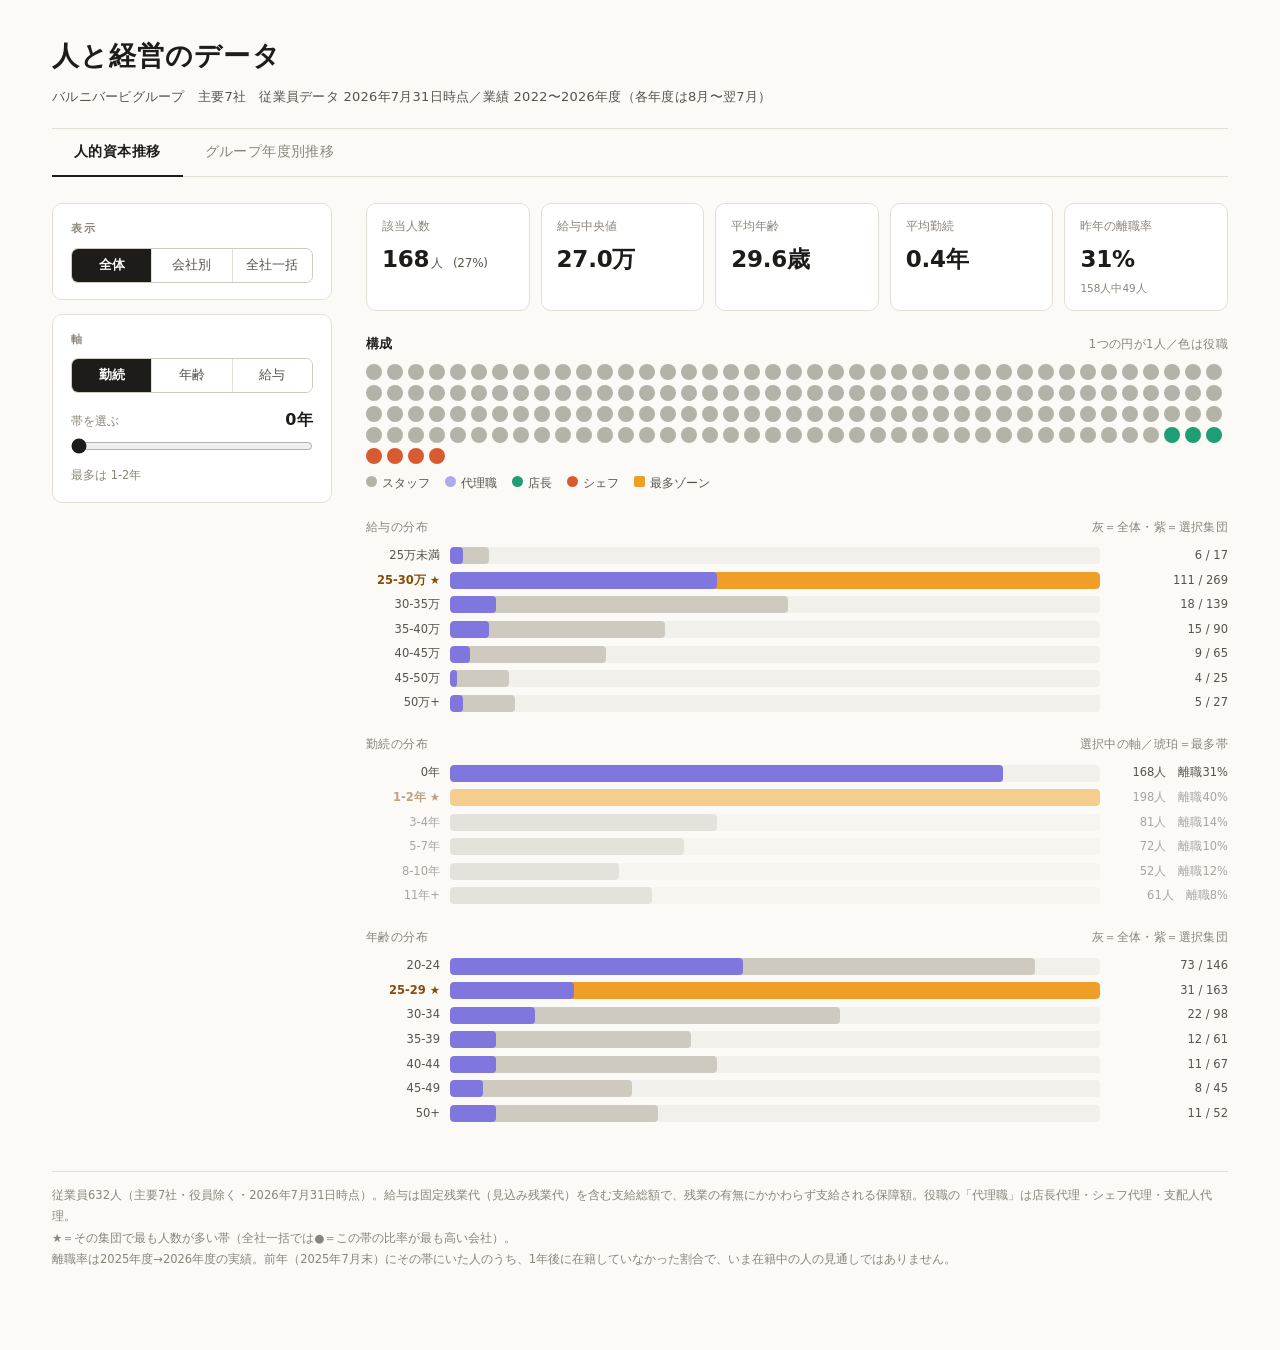
<file: index.html>
<!DOCTYPE html>
<html lang="ja">
<head>
<meta charset="utf-8">
<meta name="viewport" content="width=device-width, initial-scale=1">
<title>バルニバービグループ 人と経営のデータ｜2026年7月末時点</title>
<style>
:root{
  --ink:#1E1C19; --ink-2:#57534C; --ink-3:#8A857C;
  --paper:#FBFAF7; --card:#FFFFFF; --rule:#E3DFD6; --rule-2:#CFCABF;
  --amber:#EF9F27; --amber-bg:#FAEEDA; --amber-ink:#854F0B;
  --violet:#7F77DD; --violet-bg:#EEEDFE;
  --green:#1D9E75; --green-2:#9FE1CB;
  --red:#E24B4A; --red-2:#F7C1C1;
  --blue:#378ADD; --blue-d:#185FA5; --coral:#D85A30;
  --gray-dot:#B4B2A9;
}
*{box-sizing:border-box}
html,body{margin:0;padding:0}
body{
  background:var(--paper); color:var(--ink);
  font-family:"Hiragino Kaku Gothic ProN","Yu Gothic Medium","Yu Gothic","Meiryo",system-ui,sans-serif;
  font-size:14px; line-height:1.7; -webkit-font-smoothing:antialiased;
}
.wrap{max-width:1240px; margin:0 auto; padding:0 32px 80px}
header{border-bottom:1px solid var(--rule); padding:34px 0 20px; margin-bottom:0}
h1{
  font-family:"Hiragino Mincho ProN","Yu Mincho","YuMincho",serif;
  font-size:27px; font-weight:600; letter-spacing:.04em; margin:0 0 6px;
}
.sub{color:var(--ink-2); font-size:13px; letter-spacing:.02em}
.tabs{display:flex; gap:0; border-bottom:1px solid var(--rule); margin:0 0 26px}
.tab{
  appearance:none; background:none; border:none; cursor:pointer;
  font-family:inherit; font-size:14px; color:var(--ink-3);
  padding:14px 22px; border-bottom:2px solid transparent; margin-bottom:-1px;
  letter-spacing:.03em;
}
.tab:hover{color:var(--ink)}
.tab.on{color:var(--ink); border-bottom-color:var(--ink); font-weight:600}
.panel{display:none}
.panel.on{display:block}
.grid{display:grid; grid-template-columns:280px 1fr; gap:34px; align-items:start}
.rail{position:sticky; top:20px}
.card{background:var(--card); border:1px solid var(--rule); border-radius:10px; padding:16px 18px}
.card + .card{margin-top:14px}
.lbl{font-size:11px; letter-spacing:.14em; color:var(--ink-3); text-transform:uppercase; margin:0 0 9px; font-weight:600}
.seg{display:flex; gap:0; border:1px solid var(--rule-2); border-radius:7px; overflow:hidden}
.seg button{
  flex:1; appearance:none; border:none; background:var(--card); cursor:pointer;
  font-family:inherit; font-size:12.5px; color:var(--ink-2); padding:8px 4px;
  border-right:1px solid var(--rule); transition:.15s;
}
.seg button:last-child{border-right:none}
.seg button:hover{background:var(--paper)}
.seg button.on{background:var(--ink); color:#fff; font-weight:600}
select{
  width:100%; font-family:inherit; font-size:13.5px; color:var(--ink);
  padding:8px 10px; border:1px solid var(--rule-2); border-radius:7px; background:var(--card);
}
input[type=range]{width:100%; accent-color:var(--ink); margin:2px 0}
.slideHead{display:flex; justify-content:space-between; align-items:baseline; margin-bottom:2px}
.slideVal{font-size:16px; font-weight:600; letter-spacing:.02em}
.slideVal.vz{background:var(--amber-bg); color:var(--amber-ink); padding:2px 9px; border-radius:6px}
.hint{font-size:11.5px; color:var(--ink-3); margin-top:5px; min-height:1.7em}
.stats{display:grid; grid-template-columns:repeat(5,1fr); gap:11px; margin-bottom:22px}
.stat{background:var(--card); border:1px solid var(--rule); border-radius:10px; padding:13px 15px}
.stat .k{font-size:11.5px; color:var(--ink-3); margin-bottom:3px}
.stat .v{font-size:23px; font-weight:600; letter-spacing:-.01em; font-variant-numeric:tabular-nums}
.stat .sub2{font-size:10.5px; color:var(--ink-3); margin-top:1px; font-variant-numeric:tabular-nums}
.stat .v small{font-size:12px; font-weight:400; color:var(--ink-2); margin-left:2px}
.secTitle{font-size:12.5px; font-weight:600; letter-spacing:.03em; margin:0 0 9px; display:flex; justify-content:space-between; align-items:baseline}
.secTitle span{font-weight:400; color:var(--ink-3); font-size:11.5px}
.dots{display:flex; flex-wrap:wrap; gap:5px; min-height:24px; margin-bottom:10px}
.dot{width:16px; height:16px; border-radius:50%}
.legend{display:flex; gap:15px; flex-wrap:wrap; font-size:11.5px; color:var(--ink-2); margin-bottom:24px}
.legend i{display:inline-block; width:11px; height:11px; border-radius:50%; margin-right:5px; vertical-align:baseline}
.legend i.sq{border-radius:2px}
.bars{margin-bottom:22px}
.row{display:flex; align-items:center; gap:10px; margin-bottom:5px; transition:opacity .3s}
.row .rl{font-size:11.5px; color:var(--ink-2); width:74px; flex:none; text-align:right; font-variant-numeric:tabular-nums}
.row .rl.max{color:var(--amber-ink); font-weight:600}
.track{flex:1; height:17px; background:#F2F0EA; border-radius:4px; position:relative; overflow:hidden}
.track .all{position:absolute; inset:0; width:0; background:var(--rule-2); border-radius:4px; transition:width .4s, background .3s}
.track .sel{position:absolute; inset:0; width:0; background:var(--violet); border-radius:4px; transition:width .4s}
.track .b{position:absolute; top:0; bottom:0; width:0; border-radius:3px; transition:all .4s}
.track .zero{position:absolute; top:0; bottom:0; width:1px; background:var(--rule-2); display:none}
.track .tick{position:absolute; top:0; bottom:0; width:1.5px; background:var(--ink-3); opacity:.45}
.row .rn{font-size:11.5px; color:var(--ink-2); width:118px; flex:none; text-align:right; font-variant-numeric:tabular-nums}
.mrow{margin-bottom:19px}
.mhead{display:flex; justify-content:space-between; align-items:baseline; margin-bottom:5px}
.mhead .k{font-size:12.5px; color:var(--ink-2)}
.mhead .v{font-size:17px; font-weight:600; font-variant-numeric:tabular-nums}
.mhead .v.neg{color:var(--red)}
.mtrack{height:22px; background:#F2F0EA; border-radius:5px; position:relative; overflow:hidden}
.mnote{font-size:11px; color:var(--ink-3); margin-top:4px; font-variant-numeric:tabular-nums}
.coName{display:flex; justify-content:space-between; align-items:baseline; border-bottom:1px solid var(--rule); padding-bottom:11px; margin-bottom:17px}
.coName b{font-size:17px; font-weight:600; letter-spacing:.02em}
.coName span{font-size:12.5px; color:var(--ink-2); font-variant-numeric:tabular-nums}
.cmpRow{display:flex; align-items:center; gap:10px; padding:6px 8px; border-radius:7px; margin-bottom:2px; transition:background .3s}
.cmpRow.lit{background:var(--amber-bg)}
.cmpRow .cn{font-size:12.5px; font-weight:600; width:52px; flex:none}
.cmpRow.lit .cn{color:var(--amber-ink)}
.cmpRow .cv{font-size:11.5px; color:var(--ink-2); width:112px; flex:none; text-align:right; font-variant-numeric:tabular-nums}
.metSeg{display:flex; flex-wrap:wrap; gap:6px}
.metSeg button{
  appearance:none; border:1px solid var(--rule-2); background:var(--card); cursor:pointer;
  font-family:inherit; font-size:12px; color:var(--ink-2); padding:5px 11px; border-radius:6px;
}
.metSeg button.on{background:var(--ink); border-color:var(--ink); color:#fff; font-weight:600}
.foot{font-size:11.5px; color:var(--ink-3); border-top:1px solid var(--rule); padding-top:13px; margin-top:26px; line-height:1.85}
.warn{
  background:var(--amber-bg); border-left:3px solid var(--amber); border-radius:0;
  padding:9px 13px; font-size:12px; color:var(--amber-ink); margin-bottom:17px; display:none;
}
.warn.on{display:block}
table.sum{width:100%; border-collapse:collapse; font-variant-numeric:tabular-nums}
table.sum th,table.sum td{padding:5px 9px; text-align:right; font-size:13px}
table.sum thead th{
  font-size:11px; color:var(--ink-3); font-weight:600; letter-spacing:.1em;
  border-bottom:1px solid var(--rule-2); padding-bottom:6px;
}
table.sum thead th.cur{color:var(--ink)}
table.sum th:first-child,table.sum td:first-child{
  text-align:left; color:var(--ink-2); font-size:11.5px; font-weight:400; letter-spacing:.02em; width:118px;
}
table.sum tbody tr{border-bottom:1px solid #F0EDE6}
table.sum tr.sec td{
  text-align:left; font-size:10px; letter-spacing:.18em; color:var(--ink-3); font-weight:600;
  padding:11px 0 3px; border:none;
}
table.sum tr.sec:first-child td{padding-top:6px}
table.sum td.cur{background:#FAF8F3}
table.sum .n{font-size:15px; font-weight:600; letter-spacing:-.01em}
table.sum td.cur .n{font-size:16px}
table.sum .u{font-size:10px; color:var(--ink-3); margin-left:1px}
table.sum .na{color:var(--rule-2)}
.tnote{font-size:11.5px; color:var(--ink-3); margin-top:9px; line-height:1.8}
.cmpRow.grp{border-bottom:1px solid var(--rule-2); border-radius:0; margin-bottom:8px; padding-bottom:9px}
.cmpRow.grp .cn{color:var(--ink)}
.track .avl{position:absolute; top:-1px; bottom:-1px; width:0; border-left:1px dashed var(--ink-2); opacity:.75; display:none}
.grid.full{grid-template-columns:1fr; gap:16px}
.rail.bar{position:static; display:flex; gap:12px; align-items:stretch}
.rail.bar .card{margin-top:0; flex:0 0 auto; padding:11px 14px}
.rail.bar .card:nth-child(2){flex:1}
.rail.bar .lbl{margin-bottom:6px}
.cmpGrid{display:grid; grid-template-columns:repeat(3,minmax(0,1fr)); gap:16px}
.mcard{background:var(--card); border:1px solid var(--rule); border-radius:10px; padding:16px 18px 14px}
.mcTitle{display:flex; justify-content:space-between; align-items:baseline; margin-bottom:12px; border-bottom:1px solid var(--rule); padding-bottom:9px}
.mcTitle>span:first-child{font-size:14px; font-weight:600; letter-spacing:.02em}
.mcSub{font-size:11.5px; color:var(--ink-3); font-variant-numeric:tabular-nums}
.mcRow{display:flex; align-items:center; gap:9px; margin-bottom:6px}
.mcRow.top{margin-bottom:9px; padding-bottom:8px; border-bottom:1px dotted var(--rule)}
.mcRow .cn{font-size:12px; font-weight:600; width:38px; flex:none; letter-spacing:-.02em}
.mcRow.top .cn{color:var(--ink)}
.mcRow.under .cn{color:var(--ink-3); font-weight:400}
.mcRow .track{flex:1; height:16px}
.mcRow .cv{font-size:11.5px; color:var(--ink-2); width:92px; flex:none; text-align:right; font-variant-numeric:tabular-nums; letter-spacing:-.02em}
.mcRow.grpfull .track{background:#EDEBE5}
@media (max-width:980px){ .cmpGrid{grid-template-columns:repeat(2,minmax(0,1fr))} }
.cmpLeg{display:flex; gap:16px; flex-wrap:wrap; align-items:center; font-size:11.5px; color:var(--ink-2); margin-bottom:11px}
.cmpLeg i{display:inline-block; width:9px; height:9px; border-radius:2px; margin-right:5px}
.cmpLeg .ex{color:var(--ink-3)}
.cmpRow.under .cn{color:var(--ink-3)}
.tick.grp{background:var(--ink); opacity:.85; width:2px}
@media print{ .rail{position:static} body{background:#fff} }
</style>
</head>
<body>
<div class="wrap">
<header>
  <h1>人と経営のデータ</h1>
  <div class="sub">バルニバービグループ　主要7社　従業員データ 2026年7月31日時点／業績 2022〜2026年度（各年度は8月〜翌7月）</div>
</header>

<div class="tabs">
  <button class="tab on" data-p="p1">人的資本推移</button>
  <button class="tab" data-p="p2">グループ年度別推移</button>
</div>

<!-- ============ 人の構造 ============ -->
<div class="panel on" id="p1">
<div class="grid">
  <div class="rail">
    <div class="card">
      <p class="lbl">表示</p>
      <div class="seg" id="v1">
        <button data-v="all" class="on">全体</button>
        <button data-v="one">会社別</button>
        <button data-v="cmp">全社一括</button>
      </div>
      <div id="co1wrap" style="margin-top:11px; display:none"><select id="co1"></select></div>
    </div>
    <div class="card">
      <p class="lbl">軸</p>
      <div class="seg" id="ax1">
        <button data-a="t" class="on">勤続</button>
        <button data-a="a">年齢</button>
        <button data-a="p">給与</button>
      </div>
      <div style="margin-top:13px">
        <div class="slideHead">
          <span style="font-size:11.5px; color:var(--ink-3)">帯を選ぶ</span>
          <span class="slideVal" id="slOut1">0年</span>
        </div>
        <input type="range" id="sl1" min="0" max="5" step="1" value="0">
        <div class="hint" id="hint1"></div>
      </div>
    </div>
  </div>

  <div>
    <div class="stats" id="stats1">
      <div class="stat"><div class="k">該当人数</div><div class="v"><span id="s1n">—</span><small>人</small> <small id="s1p"></small></div></div>
      <div class="stat"><div class="k">給与中央値</div><div class="v" id="s1m">—</div></div>
      <div class="stat"><div class="k">平均年齢</div><div class="v" id="s1a">—</div></div>
      <div class="stat"><div class="k">平均勤続</div><div class="v" id="s1t">—</div></div>
      <div class="stat"><div class="k">昨年の離職率</div><div class="v" id="s1l">—</div><div class="sub2" id="s1ls"></div></div>
    </div>
    <div id="one1">
      <div class="secTitle">構成<span>1つの円が1人／色は役職</span></div>
      <div class="dots" id="dots1"></div>
      <div class="legend">
        <span><i style="background:#B4B2A9"></i>スタッフ</span>
        <span><i style="background:#AFA9EC"></i>代理職</span>
        <span><i style="background:#1D9E75"></i>店長</span>
        <span><i style="background:#D85A30"></i>シェフ</span>
        <span><i class="sq" style="background:#EF9F27"></i>最多ゾーン</span>
      </div>
      <div id="panes1"></div>
    </div>
    <div id="cmp1" style="display:none"></div>
  </div>
</div>
</div>

<!-- ============ 経営指標 ============ -->
<div class="panel" id="p2">

  <div class="secTitle" style="font-size:13.5px; margin-bottom:8px">全体（主要7社）の推移<span>年度は決算期（8月〜翌7月）／2026年度＝2025年8月〜2026年7月</span></div>
  <table class="sum">
    <thead><tr><th></th><th>2022</th><th>2023</th><th>2024</th><th>2025</th><th class="cur">2026</th></tr></thead>
    <tbody id="sumBody"></tbody>
  </table>
  <div class="tnote">2022年度（2021年8月〜2022年7月）はコロナ禍（緊急事態宣言・まん延防止措置、第6波）。ここを起点にした増減は回復であり、実力の変化とは区別してください。<br>2026年度は組織再編（BBD・OPAS等の解散と店舗移管）を含むため、会社単位の前年比較には移管分が入ります。</div>

  <div class="grid" id="g2" style="margin-top:22px">
    <div class="rail" id="rail2">
      <div class="card">
        <p class="lbl">比べ方</p>
        <div class="seg" id="v2">
          <button data-v="one" class="on">会社別</button>
          <button data-v="cmp">全社一括</button>
        </div>
        <div id="co2wrap" style="margin-top:11px"><select id="co2"></select></div>
      </div>
      <div class="card">
        <p class="lbl">年度</p>
        <div class="slideHead">
          <span style="font-size:11.5px; color:var(--ink-3)">8月〜翌7月</span>
          <span class="slideVal" id="yrOut">2026年度</span>
        </div>
        <input type="range" id="yr" min="2022" max="2026" step="1" value="2026">
        <div class="hint" id="hint2"></div>
      </div>

    </div>

    <div>
      <div class="warn" id="covid">2022年度はコロナ禍。時短・酒類提供制限下の年であり、この年との比較は「回復」を意味します。</div>
      <div class="coName" id="co2name"><b>全体（主要7社）</b><span id="co2hc"></span></div>
      <div id="rows2"></div>
      <div id="cmpLeg" class="cmpLeg" style="display:none"></div>
      <div id="cmpGrid" class="cmpGrid" style="display:none"></div>
    </div>
  </div>
</div>

<div class="foot" id="foot"></div>
</div>

<script>
const D=[[4,2,3,0,0,160,38,31],[4,0,0,0,0,160,22,8],[2,2,1,0,0,160,26,33],[0,3,2,0,0,160,32,65],[0,0,1,0,0,160,29,3],[4,1,0,0,0,160,23,15],[6,0,0,0,0,160,22,7],[6,0,3,0,0,160,38,2],[4,0,2,0,0,160,30,9],[4,1,1,0,0,175,28,18],[2,1,0,0,0,180,24,19],[4,5,2,0,0,185,33,123],[6,1,0,0,0,190,24,17],[5,0,4,0,0,200,42,2],[0,3,6,0,0,220,51,79],[0,3,1,0,0,230,27,53],[1,3,1,0,0,240,28,73],[4,0,0,1,0,250,22,2],[7,0,1,1,0,250,28,4],[7,0,0,1,0,250,20,3],[0,0,0,1,0,250,21,7],[0,0,0,1,0,250,21,2],[0,1,0,1,0,250,24,10],[4,1,1,1,0,250,29,10],[0,0,0,1,0,250,23,3],[0,0,0,1,0,250,19,3],[1,0,0,1,0,250,20,3],[4,0,0,1,0,250,23,3],[4,0,1,1,0,250,26,3],[4,0,1,1,0,250,27,2],[5,1,1,1,0,250,27,13],[1,0,0,1,0,250,20,3],[1,0,0,1,0,250,21,3],[1,0,0,1,0,250,20,2],[4,0,0,1,0,250,20,3],[4,0,0,1,0,250,20,3],[1,0,0,1,0,250,22,3],[1,0,0,1,0,250,22,3],[3,0,0,1,0,250,20,3],[5,1,0,1,0,250,24,20],[5,1,0,1,0,250,24,13],[0,1,0,1,0,250,21,13],[0,0,0,1,0,250,23,3],[0,1,0,1,0,250,21,13],[0,1,0,1,0,250,23,17],[0,0,0,1,0,250,20,4],[4,0,0,1,0,250,22,3],[1,0,1,1,0,250,28,2],[1,0,0,1,0,250,21,2],[0,1,0,1,0,250,19,13],[1,0,0,1,0,250,23,3],[0,1,0,1,0,250,22,13],[0,1,1,1,0,250,25,23],[0,0,0,1,0,250,23,2],[4,0,0,1,0,250,20,3],[6,1,1,1,0,250,25,16],[6,0,1,1,0,250,26,9],[6,0,0,1,0,250,20,3],[0,0,0,1,0,250,23,3],[5,1,0,1,0,250,20,19],[5,1,2,1,0,250,30,16],[5,1,0,1,0,250,22,13],[6,0,0,1,0,250,20,2],[4,0,0,1,0,250,20,3],[1,0,2,1,0,250,33,3],[1,0,0,1,0,250,24,3],[1,0,0,1,0,250,21,3],[0,0,0,1,0,250,20,3],[0,0,0,1,0,250,22,6],[0,0,1,1,0,250,26,4],[0,0,0,1,0,250,24,3],[4,0,6,1,0,250,56,1],[1,0,0,1,0,250,23,1],[1,0,1,1,0,250,29,3],[1,0,0,1,0,250,23,8],[1,0,0,1,0,250,23,1],[1,0,0,1,0,250,23,3],[5,1,0,1,0,250,20,13],[6,1,0,1,0,250,22,15],[0,1,0,1,0,250,19,13],[4,0,0,1,0,250,23,3],[0,1,0,1,0,250,21,13],[1,0,0,1,0,250,20,3],[0,1,1,1,0,250,27,20],[0,1,0,1,0,250,24,22],[0,0,1,1,0,250,25,3],[1,0,0,1,0,250,20,3],[0,1,0,1,0,250,23,12],[1,0,0,1,0,250,21,3],[4,0,0,1,0,255,21,8],[5,3,1,1,0,255,25,53],[5,1,0,1,0,255,20,13],[5,1,0,1,0,255,23,13],[5,1,1,1,0,255,29,13],[6,0,0,1,0,255,23,2],[0,0,1,1,0,260,27,3],[0,1,0,1,0,260,22,11],[4,1,1,1,0,260,27,14],[4,1,0,1,0,260,22,14],[4,1,1,1,0,260,25,14],[0,0,1,1,0,260,26,2],[1,0,1,1,0,260,27,5],[0,1,0,1,0,260,21,13],[0,1,1,1,0,260,28,20],[1,1,4,1,0,260,42,10],[4,1,1,1,0,260,26,13],[0,0,0,1,0,260,23,2],[6,1,0,1,0,260,21,13],[0,0,2,1,0,260,31,9],[4,1,0,1,0,260,20,14],[0,1,0,1,0,260,20,23],[0,1,1,1,0,260,25,23],[1,0,0,1,0,260,24,5],[1,1,0,1,0,265,23,13],[3,1,1,1,0,265,27,21],[5,1,1,1,0,265,25,19],[5,1,1,1,0,265,26,13],[0,1,0,1,0,265,24,19],[0,2,1,1,0,265,29,32],[2,0,1,1,0,270,25,6],[2,0,0,1,0,270,19,6],[2,0,0,1,0,270,19,4],[2,0,1,1,0,270,27,3],[2,0,0,1,0,270,22,3],[2,0,1,1,0,270,28,2],[2,0,0,1,0,270,22,6],[2,0,1,1,0,270,25,2],[2,1,0,1,0,270,24,12],[2,0,2,1,0,270,32,6],[2,0,0,1,0,270,24,6],[2,0,2,1,0,270,33,6],[2,0,0,1,0,270,23,6],[2,0,2,1,0,270,30,6],[2,0,3,1,0,270,38,1],[2,0,1,1,0,270,25,6],[2,0,0,1,0,270,22,2],[7,0,0,1,0,270,20,3],[0,0,0,1,0,270,24,3],[0,2,0,1,0,270,24,43],[0,1,0,1,0,270,24,21],[0,1,1,1,0,270,26,13],[2,1,0,1,0,270,24,13],[2,0,0,1,0,270,23,6],[2,0,2,1,0,270,31,6],[2,0,0,1,0,270,22,2],[1,0,0,1,0,270,21,5],[3,1,0,1,0,270,22,14],[3,1,1,1,0,270,28,14],[4,1,1,1,0,270,27,24],[1,0,2,1,0,270,32,1],[3,1,0,1,0,270,23,14],[3,1,2,1,0,270,32,11],[5,1,0,1,0,270,24,23],[5,0,1,1,0,270,28,4],[3,1,1,1,0,270,27,14],[0,1,1,1,0,270,25,23],[0,1,0,1,0,270,22,13],[0,1,1,1,0,270,25,23],[3,1,1,1,0,270,28,14],[3,1,0,1,0,270,20,14],[2,0,0,1,0,270,24,6],[2,0,0,1,0,270,20,2],[3,1,0,1,0,270,22,14],[0,0,2,1,0,270,30,5],[0,1,1,1,0,270,28,13],[0,0,0,1,0,270,23,2],[6,1,1,1,0,270,25,14],[0,2,0,1,0,270,24,43],[0,3,1,1,0,270,29,73],[0,0,0,1,0,270,24,4],[6,0,1,1,0,270,27,2],[1,1,1,1,1,270,25,11],[0,1,2,1,0,270,32,20],[2,0,0,1,0,270,21,6],[0,0,1,1,0,270,26,8],[0,0,1,1,0,270,25,6],[2,2,1,1,0,270,27,43],[2,1,2,1,0,270,30,10],[2,0,1,1,0,270,26,6],[0,3,1,1,0,270,27,53],[0,2,1,1,0,270,25,33],[1,0,0,1,0,270,22,3],[0,1,0,1,0,275,22,17],[2,1,1,1,0,275,25,21],[4,2,1,1,0,275,26,33],[4,1,0,1,0,275,24,23],[3,1,1,1,0,275,25,17],[5,1,1,1,0,275,25,22],[0,1,1,1,0,275,26,23],[2,0,1,1,0,280,25,3],[0,4,2,1,0,280,32,80],[7,1,0,1,0,280,24,23],[0,0,1,1,0,280,26,5],[0,1,2,1,0,280,32,29],[0,2,1,1,0,280,25,33],[2,1,1,1,0,280,27,12],[2,0,0,1,0,280,22,3],[4,2,1,1,0,280,26,33],[4,0,0,1,0,280,21,3],[3,1,0,1,0,280,23,13],[3,1,0,1,0,280,24,14],[3,1,1,1,0,280,25,21],[0,1,5,1,0,280,45,23],[0,0,3,1,0,280,36,3],[4,1,0,1,0,280,22,23],[1,0,1,1,0,280,25,3],[3,1,1,1,0,280,29,14],[3,0,0,1,0,280,22,3],[5,0,0,1,0,280,22,3],[3,1,0,1,0,280,21,13],[3,1,0,1,0,280,20,14],[0,3,1,1,0,280,25,53],[0,1,6,1,0,280,51,12],[0,3,2,1,0,280,30,58],[2,0,2,1,0,280,32,1],[2,5,6,1,0,280,70,223],[4,1,6,1,0,280,50,14],[0,0,3,1,0,280,35,3],[3,1,0,1,0,280,22,17],[3,1,0,1,0,280,24,13],[0,2,1,1,0,280,26,33],[0,0,0,1,0,280,24,8],[6,1,2,1,0,280,30,17],[6,1,1,1,0,280,28,14],[6,0,2,1,0,280,30,4],[1,1,0,1,0,280,23,16],[1,1,2,1,0,280,33,23],[1,1,1,1,0,280,27,15],[0,1,0,1,0,280,24,12],[0,1,1,1,0,280,27,15],[2,0,5,1,0,280,46,6],[6,0,1,1,0,280,25,7],[1,0,3,1,0,280,37,4],[0,2,2,1,0,280,30,38],[0,0,1,1,0,280,27,7],[0,3,1,1,0,285,25,53],[2,1,4,1,0,285,41,29],[3,1,2,1,0,285,30,21],[5,4,4,1,0,285,40,91],[3,1,1,1,0,285,25,23],[4,2,1,1,0,285,28,33],[3,1,0,1,0,285,24,17],[1,2,1,1,0,285,26,43],[0,1,0,1,0,285,24,23],[0,4,1,1,0,290,28,83],[2,1,6,1,0,290,64,14],[2,1,0,1,0,290,22,22],[4,1,2,1,0,290,34,21],[2,1,0,1,0,290,24,22],[2,0,0,1,0,290,24,2],[1,2,1,1,0,290,25,33],[1,0,0,1,0,290,22,6],[3,1,1,1,0,290,29,21],[3,1,3,1,0,290,35,21],[5,1,2,1,0,290,33,21],[3,1,1,1,0,290,27,21],[0,2,1,1,0,290,25,43],[0,1,4,1,0,290,40,29],[3,1,1,1,0,290,29,17],[0,1,1,1,0,290,25,25],[5,2,1,1,0,290,27,34],[4,2,1,1,0,290,25,40],[4,2,1,1,0,290,25,34],[0,2,1,1,0,290,27,47],[0,2,0,1,0,290,23,31],[5,2,2,1,0,290,30,34],[6,3,1,1,0,290,29,63],[2,1,0,1,0,290,23,22],[1,2,0,1,0,290,24,44],[2,1,1,1,0,290,25,21],[5,1,5,1,0,290,45,13],[6,1,2,1,0,290,34,23],[0,3,2,1,0,290,32,54],[4,2,2,1,0,290,32,47],[4,2,1,1,0,290,25,33],[0,2,1,1,0,290,25,33],[3,1,2,1,0,290,31,17],[3,1,1,1,0,295,29,17],[3,1,0,1,0,295,21,17],[3,1,1,1,0,295,26,17],[3,1,0,1,0,295,24,21],[3,1,0,1,0,295,24,21],[3,1,1,1,0,295,26,17],[1,3,1,1,1,295,28,50],[0,1,1,1,0,295,27,19],[1,2,0,1,0,295,24,33],[0,0,2,2,0,300,32,2],[2,2,0,2,0,300,24,33],[2,1,1,2,0,300,27,18],[2,1,2,2,0,300,31,12],[1,3,4,2,0,300,42,62],[7,1,6,2,0,300,50,10],[0,1,2,2,0,300,34,22],[0,1,3,2,1,300,35,28],[0,0,5,2,0,300,46,1],[0,1,2,2,0,300,31,17],[1,2,0,2,0,300,22,37],[1,1,0,2,0,300,22,23],[4,1,0,2,0,300,23,28],[1,2,1,2,0,300,27,35],[1,0,0,2,0,300,23,2],[0,2,1,2,0,300,25,43],[0,1,5,2,0,300,47,12],[3,2,2,2,0,300,33,44],[0,4,3,2,0,300,38,80],[7,1,3,2,2,300,37,22],[2,1,1,2,0,300,28,21],[0,1,3,2,0,300,37,23],[1,1,4,2,0,300,42,23],[1,0,1,2,0,300,25,6],[3,1,1,2,0,300,26,22],[1,0,0,2,0,300,24,3],[4,1,1,2,0,300,27,12],[0,0,1,2,0,300,28,2],[0,1,2,2,0,300,32,18],[4,1,2,2,0,300,30,22],[6,2,1,2,2,300,25,33],[0,3,2,2,0,300,34,72],[0,1,0,2,0,300,24,11],[4,4,6,2,2,300,56,97],[1,2,5,2,0,300,45,40],[6,2,2,2,0,300,31,43],[4,3,1,2,2,300,25,53],[0,1,6,2,0,300,51,19],[1,2,5,2,0,300,47,32],[1,1,1,2,0,300,29,12],[3,0,1,2,0,300,28,2],[0,2,1,2,0,305,25,43],[2,1,1,2,0,310,26,29],[2,1,2,2,0,310,34,23],[2,1,1,2,0,310,26,18],[0,0,1,2,0,310,28,3],[1,2,6,2,0,310,57,37],[0,2,1,2,0,310,25,33],[0,1,2,2,0,310,30,22],[1,2,2,2,0,310,32,40],[0,2,0,2,1,310,24,33],[5,3,1,2,2,310,27,53],[0,2,5,2,0,310,48,46],[1,3,1,2,1,310,27,67],[1,3,1,2,0,310,29,73],[1,2,0,2,0,310,23,33],[0,0,2,2,0,310,32,3],[1,5,6,2,0,310,51,188],[1,3,1,2,1,310,27,53],[1,4,4,2,2,310,41,80],[0,3,1,2,0,310,28,50],[2,1,1,2,0,315,26,21],[3,3,1,2,0,315,25,53],[0,0,2,2,0,320,34,1],[0,2,2,2,0,320,33,42],[0,4,5,2,0,320,45,89],[3,1,3,2,0,320,37,21],[0,0,6,2,0,320,51,2],[3,1,0,2,0,320,20,12],[2,4,2,2,0,320,30,84],[4,5,4,2,0,320,42,125],[0,1,2,2,0,320,30,24],[0,1,4,2,0,320,40,12],[6,0,2,2,0,320,31,3],[0,0,2,2,3,320,31,8],[0,3,1,2,0,320,27,73],[0,1,2,2,0,320,32,29],[0,1,2,2,0,320,33,20],[2,1,3,2,0,325,38,22],[5,3,2,2,0,325,33,53],[0,2,1,2,0,330,25,43],[0,1,2,2,0,330,31,10],[0,5,3,2,0,330,36,114],[7,4,5,2,3,330,45,93],[0,2,1,2,2,330,25,33],[2,3,5,2,0,330,47,61],[3,2,1,2,0,330,26,33],[4,2,5,2,2,330,46,45],[4,0,4,2,0,330,42,8],[5,4,1,2,0,330,28,83],[4,1,6,2,0,330,53,19],[3,1,1,2,0,330,29,12],[7,1,2,2,0,330,30,26],[0,1,2,2,0,330,31,12],[0,2,1,2,0,330,26,31],[0,3,2,2,0,330,34,63],[1,3,1,2,3,330,29,67],[0,3,1,2,0,330,29,54],[0,2,1,2,0,330,26,43],[1,5,4,2,0,330,44,126],[0,1,1,2,1,330,25,17],[1,2,2,2,3,330,30,32],[0,5,5,2,0,330,49,111],[0,4,2,2,0,330,34,89],[0,1,6,2,0,330,54,13],[0,1,6,2,0,330,53,12],[1,0,5,2,0,330,47,3],[3,1,1,2,0,330,27,29],[2,5,2,2,0,335,34,127],[2,3,1,2,0,335,27,63],[2,1,5,2,0,335,46,27],[2,4,2,2,0,335,34,93],[2,1,3,2,0,335,38,21],[5,5,2,2,0,335,34,123],[0,0,6,2,0,335,64,2],[0,3,1,2,0,340,28,67],[4,0,6,2,0,340,53,7],[0,3,1,2,0,340,26,53],[0,3,6,2,0,340,58,72],[0,2,4,2,1,340,42,37],[0,5,3,2,0,340,39,124],[1,2,1,2,2,340,26,37],[1,3,2,2,2,340,34,51],[0,4,1,2,0,340,27,83],[0,1,3,2,0,340,37,19],[0,3,2,2,0,340,33,57],[5,1,1,2,2,340,29,29],[5,0,3,2,0,340,37,0],[4,5,3,2,0,340,38,180],[0,5,4,2,0,340,40,110],[6,1,5,2,3,340,45,19],[4,4,6,2,3,340,50,107],[0,2,6,2,0,340,53,46],[0,1,2,2,1,340,32,13],[2,2,1,2,2,340,28,44],[0,1,3,2,0,340,37,17],[0,1,2,2,1,340,31,15],[2,3,2,2,0,345,34,65],[2,2,1,2,0,345,28,41],[0,0,5,3,0,350,48,6],[2,2,1,3,2,350,27,43],[2,1,6,3,0,350,50,11],[2,1,4,3,0,350,40,18],[4,0,4,3,0,350,40,1],[0,2,3,3,0,350,38,32],[0,2,5,3,0,350,45,31],[2,0,3,3,0,350,37,7],[0,2,3,3,0,350,37,36],[0,0,5,3,0,350,46,8],[0,1,3,3,0,350,36,26],[7,0,3,3,0,350,37,4],[7,0,4,3,0,350,43,3],[7,0,3,3,0,350,35,3],[0,5,4,3,0,350,42,138],[0,2,6,3,0,350,51,47],[0,2,1,3,2,350,27,40],[4,3,4,3,2,350,42,67],[1,3,6,3,0,350,50,73],[1,0,6,3,0,350,52,3],[1,3,1,3,2,350,29,50],[0,3,1,3,2,350,29,73],[1,5,4,3,0,350,42,112],[1,3,2,3,0,355,33,73],[4,3,4,3,3,355,40,64],[5,2,1,3,0,355,29,34],[5,1,6,3,0,355,60,19],[4,4,2,3,3,355,32,103],[3,4,4,3,0,360,41,91],[0,3,1,3,3,360,29,73],[5,1,1,3,0,360,29,19],[5,0,2,3,0,360,33,4],[2,5,6,3,3,360,58,165],[0,4,2,3,2,360,31,99],[1,4,2,3,2,360,33,92],[2,1,6,3,0,365,53,13],[3,4,3,3,0,365,39,91],[2,1,2,3,0,365,34,11],[2,3,1,3,3,370,28,63],[4,4,5,3,2,370,46,95],[2,3,1,3,2,370,28,73],[0,3,1,3,2,370,28,73],[4,0,4,3,0,370,44,3],[4,1,6,3,3,370,59,29],[1,3,0,3,0,370,24,50],[0,5,5,3,0,370,48,144],[0,1,2,3,2,370,32,26],[2,1,2,3,2,370,32,13],[4,1,6,3,3,370,54,20],[6,2,2,3,3,370,34,35],[0,5,3,3,0,370,36,123],[6,3,3,3,3,370,36,68],[6,0,6,3,0,370,50,2],[0,5,4,3,0,370,40,143],[1,2,6,3,0,370,57,33],[0,5,5,3,0,375,48,113],[1,5,6,3,3,375,53,110],[0,3,2,3,3,380,34,53],[0,3,2,3,0,380,33,55],[4,0,4,3,2,380,44,7],[0,2,4,3,3,380,43,42],[2,3,1,3,2,380,27,73],[0,0,2,3,0,380,31,4],[3,5,3,3,0,380,36,123],[0,4,4,3,3,380,43,89],[5,5,4,3,0,380,40,113],[0,5,4,3,0,380,41,138],[0,5,2,3,2,380,33,113],[3,1,3,3,0,380,39,11],[5,1,4,3,0,380,43,19],[0,4,3,3,0,380,36,80],[0,3,1,3,0,380,29,72],[1,4,3,3,3,380,37,80],[0,0,4,3,0,380,40,8],[0,0,6,3,0,380,52,3],[2,5,2,3,3,385,33,113],[2,3,1,3,3,385,29,66],[3,2,6,3,0,385,50,44],[0,2,4,3,0,390,44,30],[0,4,4,3,0,390,43,109],[0,4,3,3,3,390,39,84],[4,5,4,3,2,390,41,137],[5,4,2,3,0,390,31,83],[0,3,1,3,3,390,29,53],[0,3,2,3,3,390,31,58],[2,1,3,3,2,390,37,27],[0,4,3,3,0,390,35,103],[3,1,4,3,3,390,41,29],[3,4,3,3,0,395,36,102],[5,2,5,3,0,395,47,44],[0,0,6,4,0,400,51,5],[2,5,4,4,3,400,42,127],[7,2,2,4,0,400,31,34],[0,4,2,4,0,400,33,103],[0,3,6,4,0,400,53,52],[0,4,2,4,2,400,31,93],[0,2,6,4,0,400,52,34],[3,4,2,4,0,400,31,93],[3,2,5,4,0,400,47,46],[0,3,6,4,3,400,51,73],[0,2,4,4,2,400,42,42],[3,5,5,4,0,400,45,153],[2,0,2,4,3,400,31,8],[1,3,2,4,2,400,33,54],[7,0,2,4,0,400,31,5],[1,3,4,4,2,400,40,79],[4,4,4,4,3,400,40,106],[4,5,2,4,3,400,34,112],[0,3,3,4,0,400,35,64],[6,2,1,4,2,400,29,43],[0,0,4,4,0,400,43,5],[1,5,3,4,2,400,38,138],[1,4,5,4,3,400,48,108],[5,2,5,4,0,400,49,35],[0,1,4,4,3,400,44,15],[0,5,2,4,2,400,34,124],[0,4,4,4,2,400,44,82],[1,5,3,4,2,400,36,125],[1,2,6,4,3,400,58,43],[2,4,1,4,0,405,29,93],[0,5,3,4,0,405,37,149],[3,5,4,4,0,405,41,168],[2,5,3,4,0,405,37,125],[3,4,2,4,2,410,32,103],[3,4,5,4,0,410,49,101],[5,3,4,4,3,410,41,68],[4,5,6,4,3,410,54,207],[0,2,3,4,3,410,39,44],[0,0,5,4,0,410,47,2],[0,4,3,4,2,410,38,109],[3,2,0,4,2,415,24,43],[0,4,6,4,0,415,56,104],[0,4,4,4,2,420,42,102],[0,1,6,4,0,420,56,27],[4,5,6,4,3,420,55,275],[3,5,4,4,0,420,41,120],[0,3,3,4,0,420,35,53],[0,0,4,4,0,420,42,7],[3,5,5,4,1,420,49,127],[0,1,5,4,0,420,45,12],[5,2,4,4,3,420,41,35],[0,0,5,4,0,420,48,2],[0,0,2,4,0,429,32,2],[1,4,3,4,2,430,35,80],[1,5,3,4,2,430,35,128],[5,2,4,4,2,430,40,42],[0,1,4,4,2,430,43,27],[0,3,5,4,3,430,47,73],[4,0,6,4,0,435,54,4],[3,1,6,4,3,435,53,11],[1,4,2,4,3,440,34,93],[0,1,5,4,3,440,49,29],[3,4,2,4,0,440,34,104],[3,5,4,4,0,445,40,128],[3,5,4,4,0,445,44,233],[0,5,5,5,2,450,48,151],[0,4,3,5,0,450,39,90],[1,5,4,5,0,450,41,121],[3,5,3,5,0,450,38,123],[0,3,3,5,3,450,36,52],[2,5,5,5,0,450,47,146],[2,3,1,5,0,450,28,78],[2,5,4,5,0,450,43,158],[0,4,2,5,3,450,33,99],[3,3,1,5,2,450,27,53],[7,0,3,5,2,450,39,5],[7,0,2,5,3,450,30,5],[1,4,4,5,2,450,43,102],[0,3,6,5,2,450,61,62],[0,3,4,5,3,460,43,57],[3,1,5,5,3,460,48,26],[0,4,3,5,2,460,35,108],[0,1,3,5,3,460,38,29],[0,0,4,5,3,460,44,9],[0,0,3,5,0,470,37,2],[0,4,3,5,3,470,37,84],[0,4,3,5,2,470,39,81],[0,3,4,5,3,480,41,79],[3,5,6,5,3,490,57,136],[5,5,6,5,2,490,52,146],[0,5,5,6,0,500,49,137],[0,5,4,6,0,500,44,129],[0,0,4,6,0,500,44,3],[3,4,1,6,3,500,29,92],[0,5,4,6,2,500,42,117],[0,5,5,6,2,500,47,147],[7,0,3,6,0,500,35,5],[5,1,4,6,0,500,40,13],[6,0,6,6,2,500,50,5],[3,5,5,6,2,500,46,115],[3,5,4,6,3,505,42,123],[0,4,5,6,0,515,45,107],[0,5,3,6,0,515,39,149],[5,3,4,6,0,520,41,51],[0,4,4,6,0,550,43,96],[0,5,4,6,0,550,44,138],[0,3,6,6,0,550,57,75],[0,3,5,6,0,550,45,64],[0,2,3,6,0,550,37,32],[0,5,4,6,0,595,40,177],[2,5,5,6,0,600,49,225],[0,5,5,6,0,600,46,142],[5,5,3,6,0,600,35,123],[5,1,3,6,0,600,36,15],[5,0,6,6,0,600,55,4],[5,0,5,6,0,700,46,5],[1,3,6,6,3,720,57,74]];
const DB={"BWW":{"hc":{"2022":109,"2023":141,"2024":186,"2025":214,"2026":236},"sales":{"2022":2410321,"2023":3011991,"2024":4030022,"2025":4263103,"2026":5370199},"op":{"2022":16766,"2023":157660,"2024":220646,"2025":256469,"2026":301927},"opph":{"2022":15.4,"2023":111.8,"2024":118.6,"2025":119.8,"2026":127.9},"join":{"2023":49,"2024":62,"2025":63,"2026":57},"leave":{"2023":19,"2024":39,"2025":34,"2026":49},"raise":{"2023":8.2,"2024":5.1,"2025":4.7,"2026":3.8}},"BAG":{"hc":{"2022":92,"2023":98,"2024":103,"2025":86,"2026":87},"sales":{"2022":1667212,"2023":2201804,"2024":2401416,"2025":2491986,"2026":2469947},"op":{"2022":-25814,"2023":105298,"2024":109648,"2025":120122,"2026":103129},"opph":{"2022":-28.1,"2023":107.4,"2024":106.5,"2025":139.7,"2026":118.5},"join":{"2023":34,"2024":21,"2025":15,"2026":33},"leave":{"2023":28,"2024":18,"2025":28,"2026":32},"raise":{"2023":9.4,"2024":7.1,"2025":3.5,"2026":6.0}},"BSC":{"hc":{"2022":39,"2023":46,"2024":70,"2025":66,"2026":84},"sales":{"2022":841549,"2023":1123853,"2024":1335394,"2025":1794413,"2026":1969271},"op":{"2022":20306,"2023":55859,"2024":145153,"2025":181396,"2026":173719},"opph":{"2022":52.1,"2023":121.4,"2024":207.4,"2025":274.8,"2026":206.8},"join":{"2023":18,"2024":35,"2025":19,"2026":32},"leave":{"2023":12,"2024":9,"2025":22,"2026":15},"raise":{"2023":6.9,"2024":8.0,"2025":6.2,"2026":5.4}},"BCO":{"hc":{"2022":31,"2023":34,"2024":48,"2025":82,"2026":70},"sales":{"2022":660756,"2023":943028,"2024":1246951,"2025":1556901,"2026":1762668},"op":{"2022":-950,"2023":92880,"2024":79050,"2025":86640,"2026":118278},"opph":{"2022":-3.1,"2023":273.2,"2024":164.7,"2025":105.7,"2026":169.0},"join":{"2023":6,"2024":18,"2025":35,"2026":3},"leave":{"2023":3,"2024":4,"2025":4,"2026":15},"raise":{"2023":7.1,"2024":6.8,"2025":5.5,"2026":7.6}},"BIF":{"hc":{"2022":41,"2023":41,"2024":56,"2025":55,"2026":64},"sales":{"2022":882603,"2023":1154933,"2024":1614898,"2025":1541862,"2026":1529996},"op":{"2022":-14650,"2023":58367,"2024":111519,"2025":79345,"2026":36872},"opph":{"2022":-35.7,"2023":142.4,"2024":199.1,"2025":144.3,"2026":57.6},"join":{"2023":11,"2024":19,"2025":20,"2026":22},"leave":{"2023":11,"2024":10,"2025":21,"2026":13},"raise":{"2023":6.6,"2024":4.9,"2025":4.0,"2026":4.3}},"PB":{"hc":{"2022":14,"2023":17,"2024":34,"2025":45,"2026":48},"sales":{"2022":278902,"2023":365261,"2024":893187,"2025":1033250,"2026":1007058},"op":{"2022":24161,"2023":42200,"2024":91419,"2025":63357,"2026":76933},"opph":{"2022":172.6,"2023":248.2,"2024":268.9,"2025":140.8,"2026":160.3},"join":{"2023":4,"2024":13,"2025":22,"2026":17},"leave":{"2023":1,"2024":6,"2025":9,"2026":14},"raise":{"2023":9.9,"2024":8.7,"2025":1.2,"2026":2.5}},"TOC":{"hc":{"2022":19,"2023":24,"2024":25,"2025":25,"2026":27},"sales":{"2022":518635,"2023":629917,"2024":663396,"2025":683186,"2026":716306},"op":{"2022":6296,"2023":57895,"2024":67706,"2025":72838,"2026":71613},"opph":{"2022":33.1,"2023":241.2,"2024":270.8,"2025":291.4,"2026":265.2},"join":{"2023":16,"2024":10,"2025":12,"2026":12},"leave":{"2023":6,"2024":9,"2025":11,"2026":10},"raise":{"2023":10.3,"2024":6.4,"2025":6.6,"2026":3.6}},"ALL":{"hc":{"2022":345,"2023":401,"2024":522,"2025":573,"2026":616},"sales":{"2022":7259978,"2023":9430787,"2024":12185264,"2025":13364701,"2026":14825445},"op":{"2022":26115,"2023":570159,"2024":825141,"2025":860167,"2026":882471},"opph":{"2022":7.6,"2023":142.2,"2024":158.1,"2025":150.1,"2026":143.3},"join":{"2023":138,"2024":178,"2025":186,"2026":176},"leave":{"2023":80,"2024":95,"2025":129,"2026":148},"raise":{"2023":7.8,"2024":6.1,"2025":4.8,"2026":4.7}}};
const ATT={"ALL":{"t":[[158,49],[184,74],[74,10],[60,6],[49,6],[48,4]],"a":[[152,51],[141,42],[81,15],[59,8],[66,20],[33,5],[41,8]],"p":[[9,2],[281,90],[115,26],[86,16],[50,11],[16,3],[16,1]]},"BWW":{"t":[[50,18],[65,22],[35,3],[30,4],[18,1],[16,2]],"a":[[47,12],[45,16],[34,4],[27,2],[30,9],[11,1],[20,6]],"p":[[3,0],[88,26],[46,8],[34,7],[23,7],[10,1],[10,1]]},"BAG":{"t":[[13,8],[32,18],[14,3],[12,0],[8,2],[7,1]],"a":[[26,15],[18,4],[12,3],[5,1],[12,5],[6,3],[7,1]],"p":[[0,0],[44,20],[23,8],[7,0],[8,2],[3,2],[1,0]]},"BSC":{"t":[[19,6],[24,8],[5,1],[9,0],[3,0],[6,0]],"a":[[15,6],[24,5],[10,2],[5,0],[4,1],[5,1],[3,0]],"p":[[1,0],[32,12],[17,1],[14,2],[2,0],[0,0],[0,0]]},"BCO":{"t":[[33,6],[22,7],[7,1],[0,0],[9,0],[11,1]],"a":[[26,6],[20,2],[9,2],[10,3],[8,1],[6,0],[3,1]],"p":[[0,0],[44,8],[9,4],[12,2],[12,1],[3,0],[2,0]]},"BIF":{"t":[[13,3],[20,6],[5,1],[3,1],[8,2],[6,0]],"a":[[18,7],[12,3],[6,1],[4,0],[5,2],[4,0],[6,0]],"p":[[3,0],[33,11],[12,2],[6,0],[1,0],[0,0],[0,0]]},"PB":{"t":[[18,4],[14,9],[5,0],[4,1],[2,0],[2,0]],"a":[[13,4],[11,5],[6,2],[6,1],[6,2],[1,0],[2,0]],"p":[[0,0],[24,8],[4,1],[10,4],[4,1],[0,0],[3,0]]},"TOC":{"t":[[12,4],[7,4],[3,1],[2,0],[1,1],[0,0]],"a":[[7,1],[11,7],[4,1],[2,1],[1,0],[0,0],[0,0]],"p":[[2,2],[16,5],[4,2],[3,1],[0,0],[0,0],[0,0]]}};

/* ---------- 共通 ---------- */
const COS=["BWW","BAG","BSC","BCO","BIF","PB","TOC"];
const CO_LABEL={BWW:"バルニバービウィルワークス",BAG:"バルニバービオーガスト",BSC:"バルニバービスピリッツ＆カンパニー",BCO:"バルニバービコンシスタンス",BIF:"バルニバービインターフェイス",PB:"PIATTIBELLA",TOC:"to-Compass"};
function med(a){ if(!a.length) return null; const s=[...a].sort((x,y)=>x-y),m=s.length>>1; return s.length%2? s[m]:(s[m-1]+s[m])/2; }
document.querySelectorAll(".tab").forEach(b=>b.onclick=()=>{
  document.querySelectorAll(".tab").forEach(x=>x.classList.toggle("on",x===b));
  document.querySelectorAll(".panel").forEach(p=>p.classList.toggle("on",p.id===b.dataset.p));
  setFoot();
});
function seg(id,attr,fn){
  const el=document.getElementById(id);
  el.querySelectorAll("button").forEach(b=>b.onclick=()=>{
    el.querySelectorAll("button").forEach(x=>x.classList.toggle("on",x===b));
    fn(b.dataset[attr]);
  });
}

/* ---------- モジュール1：人の構造 ---------- */
const TB=["0年","1-2年","3-4年","5-7年","8-10年","11年+"];
const AB=["20-24","25-29","30-34","35-39","40-44","45-49","50+"];
const PBL=["25万未満","25-30万","30-35万","35-40万","40-45万","45-50万","50万+"];
const AX={t:{i:1,lbl:"勤続",b:TB},a:{i:2,lbl:"年齢",b:AB},p:{i:3,lbl:"給与",b:PBL}};
const ROLE=["#B4B2A9","#AFA9EC","#1D9E75","#D85A30"];
let v1="all", ax="t";
const co1=document.getElementById("co1");
COS.forEach((c,i)=>{ const o=document.createElement("option"); o.value=i; o.textContent=c+"（"+D.filter(r=>r[0]===i).length+"人）"; co1.appendChild(o); });
const panes={}, panesEl=document.getElementById("panes1");
[["p","給与帯"],["t","勤続"],["a","年齢"]].forEach(([k,t])=>{
  const d=document.createElement("div"); d.className="bars";
  d.innerHTML='<div class="secTitle"><span class="tt"></span><span class="tn"></span></div><div class="rr"></div>';
  panesEl.appendChild(d);
  const rr=d.querySelector(".rr"), bars=[];
  AX[k].b.forEach(b=>{
    const r=document.createElement("div"); r.className="row";
    r.innerHTML='<span class="rl">'+b+'</span><div class="track"><div class="all"></div><div class="sel"></div></div><span class="rn"></span>';
    rr.appendChild(r);
    bars.push({row:r,rl:r.querySelector(".rl"),all:r.querySelector(".all"),sel:r.querySelector(".sel"),rn:r.querySelector(".rn")});
  });
  panes[k]={tt:d.querySelector(".tt"),tn:d.querySelector(".tn"),bars};
});
const cmp1El=document.getElementById("cmp1"), cmp1Rows=[];
COS.forEach(c=>{
  const r=document.createElement("div"); r.className="cmpRow";
  r.innerHTML='<span class="cn">'+c+'</span><div class="track"><div class="b" style="background:#7F77DD"></div></div><span class="cv"></span>';
  cmp1El.appendChild(r);
  cmp1Rows.push({row:r,cn:r.querySelector(".cn"),b:r.querySelector(".b"),cv:r.querySelector(".cv")});
});
const sl1=document.getElementById("sl1");
let base1key="ALL";
function ATTn(key,ax,band){
  const a=ATT[key]&&ATT[key][ax]&&ATT[key][ax][band];
  if(!a||!a[0]) return null;
  return Math.round(a[1]/a[0]*100);
}
function topIdx(base,k){ let bi=0,bn=-1; AX[k].b.forEach((_,i)=>{const n=base.filter(r=>r[AX[k].i]===i).length; if(n>bn){bn=n;bi=i;}}); return bi; }
function draw1(){
  const A=AX[ax], band=+sl1.value;
  document.getElementById("co1wrap").style.display= v1==="one"?"block":"none";
  document.getElementById("one1").style.display= v1==="cmp"?"none":"block";
  cmp1El.style.display= v1==="cmp"?"block":"none";
  const ci= v1==="one"? +co1.value : -1;
  base1key= (v1==="one")? COS[ci] : "ALL";
  const base=D.filter(r=> ci<0||r[0]===ci), sel=base.filter(r=>r[A.i]===band);
  const vz=topIdx(base,ax), isVZ=(band===vz);
  const so=document.getElementById("slOut1");
  so.textContent=A.b[band]+(isVZ&&v1!=="cmp"?" ★":"");
  so.className="slideVal"+((isVZ&&v1!=="cmp")?" vz":"");
  document.getElementById("hint1").textContent= v1==="cmp"
    ? A.lbl+"「"+A.b[band]+"」を各社が社内の何％抱えているか"
    : (isVZ? "★この集団で最も人数が多い帯（"+sel.length+"／"+base.length+"人）" : "最多は "+A.b[vz]);
  document.getElementById("s1n").textContent=sel.length;
  document.getElementById("s1p").textContent= base.length? "("+Math.round(sel.length/base.length*100)+"%)":"";
  const m=med(sel.map(r=>r[5]));
  document.getElementById("s1m").textContent= m!==null? (m/10).toFixed(1)+"万":"—";
  document.getElementById("s1a").textContent= sel.length? (sel.reduce((s,r)=>s+r[6],0)/sel.length).toFixed(1)+"歳":"—";
  document.getElementById("s1t").textContent= sel.length? (sel.reduce((s,r)=>s+r[7],0)/sel.length/10).toFixed(1)+"年":"—";
  const aK= (v1==="one")? COS[ci]:"ALL";
  const aRec= ATT[aK]&&ATT[aK][ax]&&ATT[aK][ax][band];
  const aPc= ATTn(aK,ax,band);
  document.getElementById("s1l").textContent= aPc!==null? aPc+"%":"—";
  document.getElementById("s1ls").textContent= aRec&&aRec[0]? aRec[0]+"人中"+aRec[1]+"人":"データなし";
  if(v1==="cmp"){
    const shares=COS.map((c,i)=>{const cb=D.filter(r=>r[0]===i); return cb.length? cb.filter(r=>r[A.i]===band).length/cb.length:0;});
    const mxSh=Math.max(...shares);
    COS.forEach((c,i)=>{
      const cb=D.filter(r=>r[0]===i), cs=cb.filter(r=>r[A.i]===band);
      const sh=shares[i], lit=(sh===mxSh&&mxSh>0), vz=(band===topIdx(cb,ax));
      const cm=med(cs.map(r=>r[5])), R=cmp1Rows[i];
      R.b.style.width=Math.round(sh/(mxSh||1)*100)+"%";
      R.b.style.background= lit? "var(--amber)":"var(--violet)";
      const at=ATTn(c,ax,band);
      R.cv.textContent=cs.length+"人 "+Math.round(sh*100)+"%"+(cm!==null? " / "+(cm/10).toFixed(0)+"万":"")+(at? " / 離職"+at+"%":"");
      R.cn.textContent=c+(lit?" ●":"")+(vz?" ★":"");
      R.row.classList.toggle("lit",lit);
    });
  } else {
    const dz=document.getElementById("dots1"); dz.innerHTML="";
    [...sel].sort((a,b)=>a[4]-b[4]).forEach(r=>{ const d=document.createElement("div"); d.className="dot"; d.style.background=ROLE[r[4]]; dz.appendChild(d); });
    ["p","t","a"].forEach(k=>{
      const P=AX[k], isAx=(k===ax), kvz=topIdx(base,k), pane=panes[k];
      pane.tt.textContent=P.lbl+"の分布";
      pane.tn.textContent= isAx? "選択中の軸／琥珀＝最多帯" : "灰＝全体・紫＝選択集団";
      const mx=Math.max(1,...P.b.map((_,j)=>base.filter(r=>r[P.i]===j).length));
      P.b.forEach((b,i)=>{
        const tot=base.filter(r=>r[P.i]===i).length, ins=sel.filter(r=>r[P.i]===i).length;
        const bar=pane.bars[i], isMax=(i===kvz);
        bar.all.style.width=Math.round(tot/mx*100)+"%";
        bar.all.style.background= isMax? "var(--amber)":"var(--rule-2)";
        bar.sel.style.width=Math.round(ins/mx*100)+"%";
        if(isAx){ const at=ATTn(base1key,k,i); bar.rn.textContent= tot+"人"+(at? "　離職"+at+"%":""); }
        else bar.rn.textContent= ins+" / "+tot;
        bar.rl.textContent=b+(isMax?" ★":"");
        bar.rl.classList.toggle("max",isMax);
        bar.row.style.opacity= (isAx&&i!==band)? .5:1;
      });
    });
  }
  setFoot();
}
seg("v1","v",v=>{v1=v; draw1();});
seg("ax1","a",a=>{ax=a; sl1.max=AX[a].b.length-1; if(+sl1.value>+sl1.max) sl1.value=0; draw1();});
sl1.oninput=draw1; co1.onchange=draw1;

/* ---------- モジュール2：経営指標 ---------- */
const YRS=[2022,2023,2024,2025,2026];
let v2="one";
const co2=document.getElementById("co2");
COS.forEach(c=>{ const o=document.createElement("option"); o.value=c; o.textContent=c+"　"+CO_LABEL[c]; co2.appendChild(o); });
function G(r,k,y){ const v=r[k]&&r[k][y]; return (v===undefined||v===null)? null:v; }
function RT(r,k,y){ const n=G(r,k,y), b=G(r,"hc",y-1); return (n===null||!b)? null: Math.round(n/b*1000)/10; }
const MET=[
 {k:"sales",lbl:"売上",c:"var(--blue)",f:v=>(v/100000).toFixed(1)+"億円",s:v=>(v/100000).toFixed(1)+"億",get:(r,y)=>G(r,"sales",y),sum:true},
 {k:"op",lbl:"営業利益",c:"var(--blue-d)",f:v=>(v/100000).toFixed(2)+"億円",s:v=>(v/100000).toFixed(2)+"億",get:(r,y)=>G(r,"op",y),sum:true},
 {k:"opph",lbl:"一人当たり利益",c:"var(--green)",cl:"#A8DFC9",u:"万",f:v=>v.toFixed(0)+"万円/人",s:v=>v.toFixed(0)+"万",get:(r,y)=>G(r,"opph",y)},
 {k:"joinr",lbl:"入社率",c:"#5C8F1F",cl:"#CBE3A6",u:"pt",f:(v,c)=>v+"%（"+c+"人）",s:v=>v+"%",get:(r,y)=>RT(r,"join",y),cnt:(r,y)=>G(r,"join",y)},
 {k:"leaver",lbl:"退社率",c:"var(--red)",cl:"#F5C3C2",u:"pt",f:(v,c)=>v+"%（"+c+"人）",s:v=>v+"%",get:(r,y)=>RT(r,"leave",y),cnt:(r,y)=>G(r,"leave",y),low:true},
 {k:"raise",lbl:"昇給率",c:"var(--violet)",cl:"#CFCCF7",u:"pt",f:v=>v+"%",s:v=>v+"%",get:(r,y)=>G(r,"raise",y)}
];
/* 全体の推移テーブル */
(function(){
  const A=DB.ALL, tb=document.getElementById("sumBody");
  const cell=(n,u)=> n===null? '<span class="na">—</span>' : '<span class="n">'+n+'</span><span class="u">'+u+'</span>';
  const defs=[
    ["sec","業績"],
    ["売上", y=>A.sales[y]!=null? cell((A.sales[y]/100000).toFixed(1),"億"):null],
    ["営業利益", y=>A.op[y]!=null? cell((A.op[y]/100000).toFixed(2),"億"):null],
    ["営業利益率", y=>(A.op[y]!=null&&A.sales[y])? cell((A.op[y]/A.sales[y]*100).toFixed(1),"%"):null],
    ["sec","人"],
    ["社員数", y=>A.hc[y]!=null? cell(A.hc[y],"人"):null],
    ["一人当たり利益", y=>A.opph[y]!=null? cell(A.opph[y].toFixed(0),"万"):null],
    ["入社率", y=>{const v=RT(A,"join",y); return v!=null? cell(v,"%"):null;}],
    ["退社率", y=>{const v=RT(A,"leave",y); return v!=null? cell(v,"%"):null;}],
    ["昇給率", y=>A.raise[y]!=null? cell(A.raise[y],"%"):null]
  ];
  defs.forEach(([lbl,fn])=>{
    const tr=document.createElement("tr");
    if(lbl==="sec"){ tr.className="sec"; tr.innerHTML='<td colspan="6">'+fn+'</td>'; tb.appendChild(tr); return; }
    let h="<td>"+lbl+"</td>";
    YRS.forEach((y,i)=>{
      const t=fn(y);
      h+='<td class="'+(i===YRS.length-1?"cur":"")+'">'+(t===null? '<span class="na">—</span>':t)+"</td>";
    });
    tr.innerHTML=h; tb.appendChild(tr);
  });
})();
const rows2=document.getElementById("rows2"), R2={};
MET.forEach(m=>{
  const d=document.createElement("div"); d.className="mrow";
  d.innerHTML='<div class="mhead"><span class="k">'+m.lbl+'</span><span class="v"></span></div>'
   +'<div class="mtrack"><div class="zero"></div><div class="b"></div><div class="tk"></div></div>'
   +'<div class="mnote"></div>';
  rows2.appendChild(d);
  R2[m.k]={v:d.querySelector(".v"),b:d.querySelector(".b"),zero:d.querySelector(".zero"),tk:d.querySelector(".tk"),note:d.querySelector(".mnote")};
});
const cmpGrid=document.getElementById("cmpGrid");
const CARD={};
MET.forEach(m=>{
  const d=document.createElement("div"); d.className="mcard";
  let h='<div class="mcTitle"><span>'+m.lbl+'</span><span class="mcSub"></span></div><div class="mcRows">';
  ["ALL"].concat(COS).forEach((c,i)=>{
    h+='<div class="mcRow'+(i===0?" top":"")+'"><span class="cn">'+(i===0?"全体":c)+'</span>'
      +'<div class="track"><div class="zero"></div><div class="b"></div><div class="avl"></div></div>'
      +'<span class="cv"></span></div>';
  });
  h+='</div>';
  d.innerHTML=h;
  cmpGrid.appendChild(d);
  CARD[m.k]={sub:d.querySelector(".mcSub"), rows:[...d.querySelectorAll(".mcRow")].map((r,i)=>({
    row:r, cn:r.querySelector(".cn"), b:r.querySelector(".b"), zero:r.querySelector(".zero"),
    avl:r.querySelector(".avl"), cv:r.querySelector(".cv"), key: i===0? "ALL": COS[i-1]
  }))};
});
function place(el,v,lo,hi){
  const neg=lo<0, span= neg? hi-lo : (hi||1), z= neg? (-lo/span*100):0;
  if(el.zero){ el.zero.style.display= neg?"block":"none"; el.zero.style.left=z+"%"; }
  if(v===null){ el.b.style.width="0"; return; }
  if(neg){
    const w=Math.abs(v)/span*100;
    el.b.style.left=(v>=0? z : z-w)+"%"; el.b.style.width=Math.max(1.2,w)+"%";
  } else { el.b.style.left="0"; el.b.style.width=Math.max(1.2,v/(hi||1)*100)+"%"; }
}
const yr=document.getElementById("yr");
function draw2(){
  const y=+yr.value;
  document.getElementById("yrOut").textContent=y+"年度";
  document.getElementById("covid").classList.toggle("on", y===2022);
  document.getElementById("co2wrap").style.display= v2==="one"?"block":"none";

  rows2.style.display= v2==="cmp"?"none":"block";
  cmpGrid.style.display= v2==="cmp"?"grid":"none";
  document.getElementById("g2").classList.toggle("full", v2==="cmp");
  document.getElementById("rail2").classList.toggle("bar", v2==="cmp");
  document.getElementById("cmpLeg").style.display= v2==="cmp"?"flex":"none";
  document.getElementById("co2name").style.display= v2==="cmp"?"none":"flex";
  document.getElementById("hint2").textContent= y===2022? "コロナ禍の年":"";
  if(v2==="one"){
    const cn=co2.value, rec=DB[cn], A=DB.ALL;
    document.getElementById("co2name").querySelector("b").textContent= cn+"　"+CO_LABEL[cn];
    const hc=G(rec,"hc",y), ph=G(rec,"hc",y-1);
    document.getElementById("co2hc").textContent= hc!==null? "社員 "+hc+"人"+(ph? "／前年 "+ph+"人":""):"";
    MET.forEach(m=>{
      const el=R2[m.k], v=m.get(rec,y), av=m.get(A,y);
      let lo=0,hi=1,note="",tk="";
      const pr=COS.map(c=>({c,v:m.get(DB[c],y)})).filter(x=>x.v!==null);
      if(pr.length){
        const pv=pr.map(x=>x.v);
        hi=Math.max(...pv, (m.sum? 0 : (av||0)));
        lo=Math.min(0,...pv);
        const span= lo<0? hi-lo:hi;
        pr.filter(x=>x.c!==cn).forEach(x=>{
          const L=Math.min(99,Math.max(0,((lo<0? x.v-lo:x.v)/span*100)));
          tk+='<div class="tick" style="left:'+L.toFixed(1)+'%"></div>';
        });
        if(!m.sum && av!==null){
          const L=Math.min(99,Math.max(0,((lo<0? av-lo:av)/span*100)));
          tk+='<div class="tick grp" style="left:'+L.toFixed(1)+'%"></div>';
        }
        const rk=[...pr].sort((a,b)=> m.low? a.v-b.v : b.v-a.v).findIndex(x=>x.c===cn)+1;
        if(v!==null){
          if(m.sum){
            const share= (av? v/av*100:0).toFixed(1);
            note="全体 "+m.s(av)+" の "+share+"%（7社中"+rk+"位）";
          } else {
            const d= (av!==null)? (v-av) : null;
            note="7社中"+rk+"位"+(m.low?"（低い順）":"")+"　全体平均 "+m.s(av)+(d!==null? "（"+(d>=0?"＋":"−")+m.s(Math.abs(d))+"）":"");
          }
        }
      }
      el.tk.innerHTML=tk;
      place(el,v,lo,hi);
      el.b.style.background= v===null? "transparent": (v<0? "var(--red)":m.c);
      el.v.textContent= v===null? "—": m.cnt? m.f(v,m.cnt(rec,y)):m.f(v);
      el.v.classList.toggle("neg", v!==null&&v<0);
      el.note.textContent=note;
    });
  } else {
    const A=DB.ALL;
    MET.forEach(m=>{
      const C=CARD[m.k], av=m.get(A,y);
      const cv=COS.map(c=>m.get(DB[c],y)), nums=cv.filter(v=>v!==null);
      if(!nums.length){
        C.sub.textContent="集計対象なし";
        C.rows.forEach(R=>{ R.b.style.width="0"; R.cv.textContent="—"; R.avl.style.display="none"; R.row.classList.remove("under"); });
        return;
      }
      const coHi=Math.max(...nums), lo=Math.min(0,...nums,(av||0));
      const hi= m.sum? coHi : Math.max(...nums,(av||0));
      const span= lo<0? hi-lo : (hi||1);
      const avPct= (av!==null&&!m.sum)? Math.min(99.4,Math.max(0,((lo<0? av-lo:av)/span*100))) : null;
      C.sub.textContent= av===null? "" : (m.sum? "全体 "+m.s(av) : "平均 "+m.s(av));
      C.rows.forEach((R,i)=>{
        const isAll=(i===0), v= isAll? av : cv[i-1];
        if(isAll && m.sum) place(R,v,0,(av||1)); else place(R,v,lo,hi);
        const over= (!m.sum && !isAll && v!==null && av!==null)? (v>=av):null;
        R.b.style.background= v===null? "transparent"
          : isAll? "var(--ink)"
          : (v<0? "var(--red)" : (m.sum? m.c : (over? m.c : m.cl)));
        R.avl.style.display= (!isAll && avPct!==null)? "block":"none";
        R.avl.style.left=(avPct||0)+"%";
        let txt= v===null? "—" : m.s(v);
        if(!isAll && v!==null && m.sum && av) txt+="  "+(v/av*100).toFixed(0)+"%";
        R.cv.textContent=txt;
        R.row.classList.toggle("under", over===false);
        R.row.classList.toggle("grpfull", isAll&&m.sum);
      });
    });
  }
  if(v2==="cmp"){
    document.getElementById("cmpLeg").innerHTML=
      '<span><i style="background:var(--ink)"></i>全体（売上・利益は合計、率は平均）</span>'
      +'<span><i style="background:var(--green)"></i>平均以上</span>'
      +'<span><i style="background:#A8DFC9"></i>平均未満</span>'
      +'<span class="ex">売上・営業利益は最大の会社を100とした長さ／右の％は全体に占める割合。破線は全体平均。退社率は低いほど良い</span>';
  }
  setFoot();
}
seg("v2","v",v=>{v2=v; draw2();});
yr.oninput=draw2; co2.onchange=draw2;

/* ---------- 脚注 ---------- */
function setFoot(){
  const p1=document.getElementById("p1").classList.contains("on");
  document.getElementById("foot").innerHTML= p1
    ? "従業員632人（主要7社・役員除く・2026年7月31日時点）。給与は固定残業代（見込み残業代）を含む支給総額で、残業の有無にかかわらず支給される保障額。役職の「代理職」は店長代理・シェフ代理・支配人代理。<br>★＝その集団で最も人数が多い帯（全社一括では●＝この帯の比率が最も高い会社）。<br>離職率は2025年度→2026年度の実績。前年（2025年7月末）にその帯にいた人のうち、1年後に在籍していなかった割合で、いま在籍中の人の見通しではありません。"
    : "売上・営業利益は店舗別月次予算実績対比の累計（運営店舗ベース）。一人当たり利益＝営業利益÷正社員数。入社率・退社率＝当年の人数÷前年の社員数。昇給率は同一人物の前年比平均（構成変化の影響を除去）。<br>2022年度の入社率・退社率・昇給率は、前年（2021年度）の名簿がないため算出できません。";
}
draw1(); draw2();
</script>
</body>
</html>
</file>
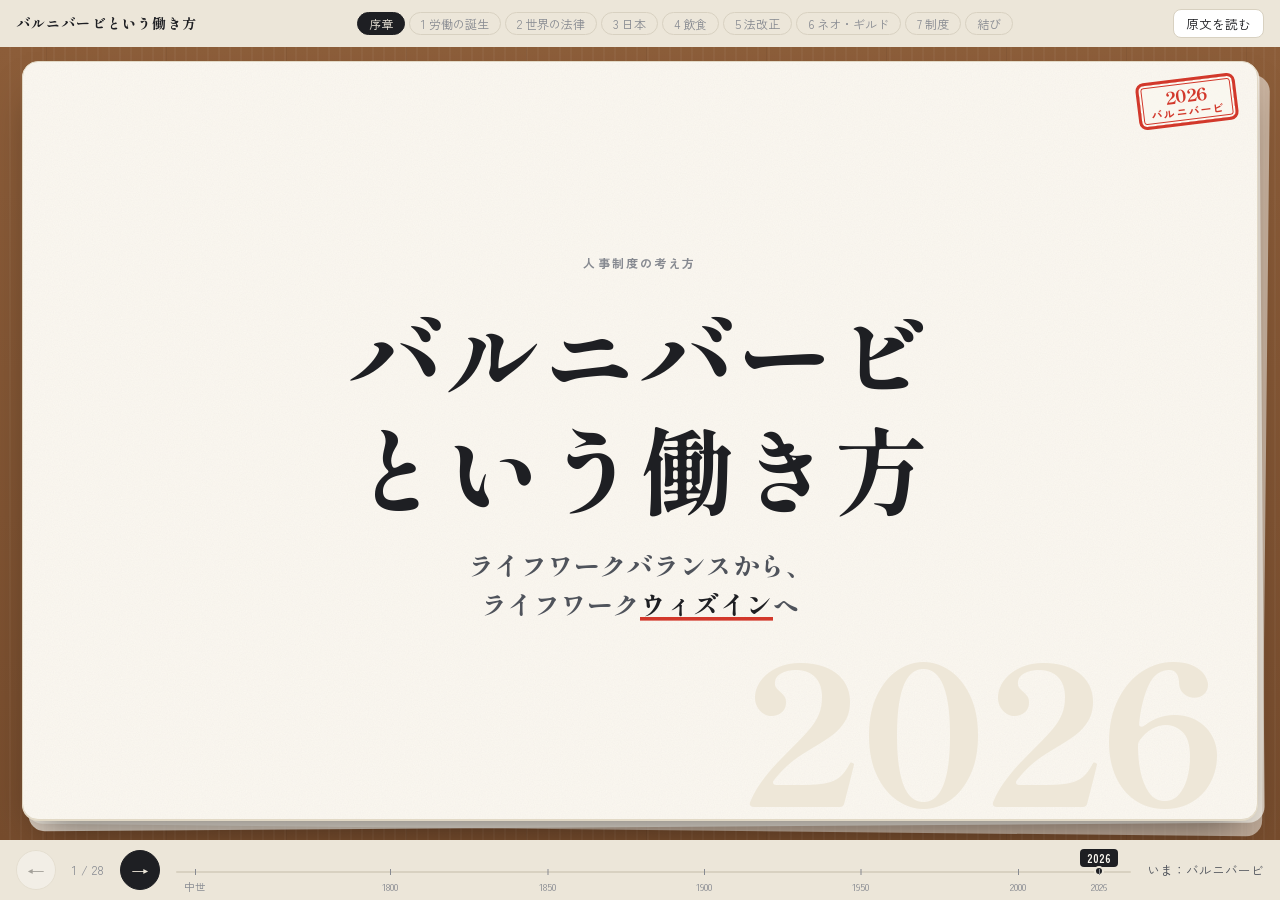
<file: hatarakikata.html>
<!doctype html>
<html lang="ja">
<head>
<meta charset="utf-8">
<meta name="viewport" content="width=device-width,initial-scale=1,viewport-fit=cover">
<meta name="description" content="労働の歴史からライフワークウィズインまでを、クリックで1枚ずつめくる紙芝居でたどるバルニバービの人事制度の考え方">
<title>バルニバービという働き方</title>
<link rel="preconnect" href="https://fonts.googleapis.com">
<link rel="preconnect" href="https://fonts.gstatic.com" crossorigin>
<link rel="stylesheet" href="https://fonts.googleapis.com/css2?family=Shippori+Mincho+B1:wght@500;700;800&family=Zen+Kaku+Gothic+New:wght@400;500;700&family=Klee+One:wght@600&display=swap">
<style>
/* Layout: 紙芝居。木の舞台（stage）の上に紙の絵札（slide）が重なり、進むと札が左へ抜かれて次の札が現れる。
   上に章の目次、下に年表バー。札ごとに右上へ時代と場所のハンコ、右下に大きな年号の透かし。 */
:root{
  --paper:#ECE6D9; --cardbg:#FBF8F1; --card:#FFFFFF; --edge:#E1D8C5; --ghost:#EEE7D8;
  --ink:#1E1F23; --ink2:#4F535B; --ink3:#878A91; --rule:#D8D1C1;
  --wood:#8C5D39; --wood2:#764C2D;
  --ai:#24467A; --ai-bg:#E1E8F2; --kaki:#D27F2A; --kaki-bg:#F7E6CF; --red:#D2382B;
  --eu:#3C78BC; --us:#BF4338; --jp:#24467A; --food:#D27F2A; --ok:#2E8B6A;
  --f-disp:"Shippori Mincho B1","Hiragino Mincho ProN","Yu Mincho",serif;
  --f-body:"Zen Kaku Gothic New","Hiragino Kaku Gothic ProN","Yu Gothic",system-ui,sans-serif;
  --f-hand:"Klee One","Hiragino Mincho ProN","Yu Mincho",serif;
  --ease:cubic-bezier(.2,.75,.2,1);
}
@media (prefers-color-scheme: dark){:root:not([data-theme="light"]){
  --paper:#17181B; --cardbg:#212329; --card:#2A2D34; --edge:#33363E; --ghost:#272A30;
  --ink:#ECEDE9; --ink2:#B6BAC1; --ink3:#80858E; --rule:#3A3E47;
  --wood:#3A291C; --wood2:#2D1F15;
  --ai:#8EAFE6; --ai-bg:#1F2B3F; --kaki:#F0A452; --kaki-bg:#3A2916; --red:#F06A5A;
  --eu:#7DAAE2; --us:#EA7C70; --jp:#8EAFE6; --food:#F0A452; --ok:#5DC39C; color-scheme:dark}}
:root[data-theme="dark"]{
  --paper:#17181B; --cardbg:#212329; --card:#2A2D34; --edge:#33363E; --ghost:#272A30;
  --ink:#ECEDE9; --ink2:#B6BAC1; --ink3:#80858E; --rule:#3A3E47;
  --wood:#3A291C; --wood2:#2D1F15;
  --ai:#8EAFE6; --ai-bg:#1F2B3F; --kaki:#F0A452; --kaki-bg:#3A2916; --red:#F06A5A;
  --eu:#7DAAE2; --us:#EA7C70; --jp:#8EAFE6; --food:#F0A452; --ok:#5DC39C; color-scheme:dark}

*{box-sizing:border-box}
[hidden]{display:none!important}
html,body{height:100%}
body{margin:0;background:var(--paper);color:var(--ink);font-family:var(--f-body);font-size:14.5px;line-height:1.85;-webkit-font-smoothing:antialiased;overflow:hidden}
button{font-family:inherit;color:inherit}
:focus-visible{outline:2px solid var(--kaki);outline-offset:3px;border-radius:4px}

.app{height:100%;display:grid;grid-template-rows:auto minmax(0,1fr) auto;grid-template-columns:minmax(0,1fr)}

/* 上部：章ナビ */
.top{display:flex;align-items:center;gap:12px;padding:9px 16px;background:var(--paper)}
.brand{font-family:var(--f-disp);font-weight:800;font-size:14px;letter-spacing:.08em;white-space:nowrap}
.chaps{display:flex;gap:4px;flex:1;min-width:0;overflow-x:auto;scrollbar-width:none;justify-content:safe center}
.chaps::-webkit-scrollbar{display:none}
.chap{appearance:none;border:1px solid var(--rule);background:transparent;border-radius:999px;padding:2px 11px;font-size:12px;color:var(--ink3);cursor:pointer;white-space:nowrap;transition:.2s}
.chap:hover{color:var(--ink);border-color:var(--ink3)}
.chap.on{background:var(--ink);color:var(--paper);border-color:var(--ink)}
.chap.done{color:var(--ink2)}
.srcbtn{appearance:none;border:1px solid var(--rule);background:var(--card);border-radius:8px;padding:4px 12px;font-size:12.5px;cursor:pointer;white-space:nowrap}
.srcbtn:hover{border-color:var(--ink3)}

/* 舞台と絵札 */
.stage{position:relative;overflow:hidden;cursor:pointer;
  background:
    repeating-linear-gradient(90deg,transparent 0 46px,rgba(0,0,0,.05) 46px 47px,transparent 47px 120px),
    repeating-linear-gradient(90deg,transparent 0 9px,rgba(255,255,255,.035) 9px 11px),
    linear-gradient(var(--wood),var(--wood2));}
.stage::before,.stage::after{content:"";position:absolute;inset:22px 14px 10px 30px;border-radius:16px;background:var(--cardbg);opacity:.55;transform:rotate(.6deg)}
.stage::after{inset:20px 18px 13px 26px;opacity:.75;transform:rotate(-.4deg)}
.slide{position:absolute;inset:14px 22px 20px;z-index:1;border-radius:16px;overflow-y:auto;display:none;padding:34px 40px 40px;
  background:
    url("data:image/svg+xml,%3Csvg xmlns='http://www.w3.org/2000/svg' width='180' height='180'%3E%3Cfilter id='n'%3E%3CfeTurbulence type='fractalNoise' baseFrequency='.85' numOctaves='2' stitchTiles='stitch'/%3E%3CfeColorMatrix values='0 0 0 0 .45 0 0 0 0 .38 0 0 0 0 .3 0 0 0 .08 0'/%3E%3C/filter%3E%3Crect width='100%25' height='100%25' filter='url(%23n)'/%3E%3C/svg%3E"),
    var(--cardbg);
  box-shadow:0 1px 0 var(--edge),0 22px 40px -18px rgba(0,0,0,.55);border:1px solid var(--edge)}
.slide.on{display:flex}
.slide.leave{display:flex;z-index:3;animation:pull .55s cubic-bezier(.5,0,.75,0) forwards}
.slide.back{z-index:3;animation:pullin .55s cubic-bezier(.2,.7,.2,1) both}
@keyframes pull{to{transform:translateX(-108%) rotate(-4deg)}}
@keyframes pullin{from{transform:translateX(-108%) rotate(-4deg)}}
@media (max-width:700px){.slide{inset:8px 8px 12px;padding:64px 18px 34px}.stage::before,.stage::after{display:none}}
.in{position:relative;z-index:1;margin:auto;width:100%;max-width:1120px;display:grid;gap:26px}
.two{grid-template-columns:minmax(0,5fr) minmax(0,6fr);align-items:center}
.two.rev{grid-template-columns:minmax(0,6fr) minmax(0,5fr)}
@media (max-width:860px){.two,.two.rev{grid-template-columns:minmax(0,1fr)}}
.txt{min-width:0;display:grid;gap:14px;align-content:start}
.vis{min-width:0}
.center{text-align:center;justify-items:center}

/* 透かし年号とハンコ */
.era{position:absolute;right:3%;bottom:0;overflow:hidden;z-index:0;pointer-events:none;font-family:var(--f-disp);font-weight:800;line-height:1;font-size:clamp(80px,15vw,210px);color:var(--ghost);letter-spacing:-.02em;white-space:nowrap}
.hanko{position:absolute;top:16px;right:20px;z-index:2;pointer-events:none;border:3px solid var(--hc,var(--red));color:var(--hc,var(--red));border-radius:8px;padding:4px 10px 3px;text-align:center;font-family:var(--f-disp);font-weight:800;font-size:17px;line-height:1.2;transform:rotate(-7deg);background:color-mix(in srgb,var(--cardbg) 80%,transparent);box-shadow:inset 0 0 0 2px var(--cardbg),inset 0 0 0 3px var(--hc,var(--red))}
.hanko small{display:block;font-family:var(--f-body);font-size:11px;font-weight:700;letter-spacing:.12em}
.slide.on .hanko{animation:stamp .5s .15s cubic-bezier(.3,1.5,.5,1) both}
@keyframes stamp{from{opacity:0;transform:rotate(-7deg) scale(2.4)}}
@media (max-width:700px){.hanko{top:10px;right:12px;font-size:14px}}

/* 文字の大小 */
.eb{font-size:12px;letter-spacing:.18em;color:var(--ink3);font-weight:700}
h1,h2,.key,.huge{font-family:var(--f-disp);font-weight:800;margin:0;text-wrap:balance;word-break:auto-phrase;letter-spacing:.02em}
h1{font-size:clamp(40px,7vw,92px);line-height:1.2}
.cover-t{font-size:clamp(34px,7.4vw,96px);overflow-wrap:normal;white-space:nowrap}
h2{font-size:clamp(28px,4vw,52px);line-height:1.32}
.key{font-size:clamp(22px,2.9vw,36px);line-height:1.5;color:var(--ink)}
p{margin:0;max-width:36em;color:var(--ink2);word-break:auto-phrase}
p b,.em{color:var(--ink);font-weight:700}
.sm{font-size:13px;color:var(--ink3)}
.hand{font-family:var(--f-hand);color:var(--kaki);font-weight:600}
/* 改行は文節の切れ目（<wbr>）でだけ起こす */
h1,h2,.key,p,.chip,.box,li,.hint,.hc,.flow,.drawer .panel{word-break:keep-all;overflow-wrap:anywhere;line-break:strict}
/* 赤線・マーカー：表示された時に引かれる */
.rl{background:linear-gradient(var(--red),var(--red)) no-repeat 0 92%/100% .14em;-webkit-box-decoration-break:clone;box-decoration-break:clone;padding-bottom:.06em}
.hl{background:linear-gradient(var(--kaki-bg),var(--kaki-bg)) no-repeat 0 85%/100% .5em;-webkit-box-decoration-break:clone;box-decoration-break:clone;color:var(--ink)}
.slide.on .rl{animation:line .9s var(--d,.4s) cubic-bezier(.6,0,.3,1) both}
.slide.on .hl{animation:line2 .9s var(--d,.3s) cubic-bezier(.6,0,.3,1) both}
@keyframes line{from{background-size:0 .14em}}
@keyframes line2{from{background-size:0 .5em}}
.red{color:var(--red)}

/* 紙片のカード */
.chips{display:flex;flex-wrap:wrap;gap:10px}
.chip{border:1.5px solid var(--ink);background:var(--card);padding:6px 12px;font-size:13.5px;line-height:1.5;border-radius:255px 14px 225px 14px/14px 225px 14px 255px;box-shadow:2px 3px 0 var(--edge)}
.chip small{display:block;color:var(--ink3);font-size:11px;letter-spacing:.06em}
.chip.k{border-color:var(--kaki);background:var(--kaki-bg)}
.chip.a{border-color:var(--ai);background:var(--ai-bg)}
.chip.r{border-color:var(--red);color:var(--red);font-weight:700}
.flow{display:flex;flex-wrap:wrap;align-items:center;gap:8px}
.flow .arr{color:var(--ink3);font-size:15px}
.cols{display:grid;grid-template-columns:repeat(auto-fit,minmax(min(100%,230px),1fr));gap:18px}
.box{position:relative;border:1.5px solid var(--ink);background:var(--card);padding:18px 18px 16px;display:grid;gap:6px;align-content:start;min-width:0;
  border-radius:4px 14px 6px 12px/12px 5px 14px 6px;box-shadow:4px 5px 0 var(--edge);transform:rotate(-.5deg)}
.cols>.box:nth-child(even),.cols>[data-step]:nth-child(even)>.box{transform:rotate(.6deg)}
.box::before{content:"";position:absolute;top:-10px;left:50%;width:74px;height:20px;margin-left:-37px;background:color-mix(in srgb,var(--kaki) 30%,transparent);transform:rotate(-3deg);border-left:2px dotted color-mix(in srgb,var(--cardbg) 70%,transparent);border-right:2px dotted color-mix(in srgb,var(--cardbg) 70%,transparent)}
.box h3{margin:0;font-family:var(--f-disp);font-size:20px;line-height:1.4}
.box p{font-size:13.5px}
.box .yr{font-variant-numeric:tabular-nums;font-size:12px;color:var(--ink3);letter-spacing:.08em;font-weight:700}
.box.eu{border-color:var(--eu)} .box.us{border-color:var(--us)} .box.jp{border-color:var(--jp)}
ul.tl{list-style:none;margin:0;padding:0;display:grid;gap:8px}
ul.tl li{display:grid;grid-template-columns:84px 1fr;gap:10px;font-size:13.5px;line-height:1.55;align-items:baseline}
ul.tl li b{font-variant-numeric:tabular-nums;font-family:var(--f-disp);font-size:16px;color:var(--ink);font-weight:800}
.up{color:var(--ok);font-weight:700} .dn{color:var(--us);font-weight:700}

/* SVG イラスト */
.ill{width:100%;height:auto;max-height:54vh;display:block;overflow:visible}
.ill text{font-family:var(--f-body);fill:var(--ink);font-size:14px}
.ill .t2{fill:var(--ink2)} .ill .t3{fill:var(--ink3);font-size:12px} .ill .tb{font-weight:700}
.ill .ta{fill:var(--ai)} .ill .tk{fill:var(--kaki)} .ill .tr{fill:var(--red)} .ill .td{font-family:var(--f-disp);font-weight:800} .ill .tp{fill:var(--cardbg)}
.ln{fill:none;stroke:var(--ink);stroke-width:2;stroke-linecap:round;stroke-linejoin:round;filter:url(#rough)}
.ln-a{stroke:var(--ai)} .ln-k{stroke:var(--kaki)} .ln-r{stroke:var(--rule)} .ln-3{stroke:var(--ink3)} .ln-u{stroke:var(--us)} .ln-e{stroke:var(--eu)} .ln-red{stroke:var(--red)}
.w3{stroke-width:3} .w4{stroke-width:4} .w6{stroke-width:6} .dash{stroke-dasharray:4 7}
.fi-i{fill:var(--ink)} .fi-a{fill:var(--ai)} .fi-k{fill:var(--kaki)} .fi-c{fill:var(--card)} .fi-p{fill:var(--cardbg)} .fi-as{fill:var(--ai-bg)} .fi-ks{fill:var(--kaki-bg)} .fi-r{fill:var(--rule)} .fi-3{fill:var(--ink3)} .fi-u{fill:var(--us)} .fi-e{fill:var(--eu)} .fi-red{fill:var(--red)} .fi-ok{fill:var(--ok)}
.c-i{color:var(--ink)} .c-a{color:var(--ai)} .c-k{color:var(--kaki)} .c-3{color:var(--ink3)} .c-u{color:var(--us)} .c-e{color:var(--eu)} .c-p{color:var(--cardbg)} .c-r{color:var(--red)}

/* 段階表示：data-step の要素はクリックごとに現れる */
.slide [data-step]:not(.shown){visibility:hidden}
.slide [data-step]:not(.shown),.slide [data-step]:not(.shown) *{animation:none!important}
.cont{position:absolute;right:26px;bottom:14px;z-index:4;font-size:12px;font-weight:700;color:var(--cardbg);background:var(--red);border-radius:999px;padding:3px 12px 3px 14px;pointer-events:none;animation:nudge 1.2s ease-in-out infinite}
@keyframes nudge{50%{transform:translateX(5px)}}
@media (max-width:700px){.cont{right:16px;bottom:16px}}

/* アニメーション：表示中の札（と現れた段）でだけ再生。終わった状態は常に「見える」 */
.ill *{transform-box:fill-box;transform-origin:center}
.slide.on .fu{animation:fu .8s var(--d,0s) var(--ease) both}
.slide.on .fd{animation:fi .9s var(--d,0s) ease both}
.slide.on .sc{animation:sc .7s var(--d,0s) var(--ease) both}
.slide.on .pop{animation:pop .6s var(--d,0s) var(--ease) both}
.slide.on .sl{animation:sl .8s var(--d,0s) var(--ease) both}
.slide.on .sr{animation:sr .8s var(--d,0s) var(--ease) both}
.slide.on .dr{stroke-dasharray:1;animation:draw 1.4s var(--d,0s) ease-in-out both}
.slide.on .gw{transform-origin:left center;animation:gw 1.1s var(--d,0s) var(--ease) both}
.slide.on .gh{transform-origin:center bottom;animation:gh 1.1s var(--d,0s) var(--ease) both}
.slide.on .drop{transform-origin:center top;animation:gh .9s var(--d,0s) var(--ease) both}
.slide.on .x-in{animation:xin .5s var(--d,0s) var(--ease) both}
.slide.on .stampin{animation:stamp2 .55s var(--d,0s) cubic-bezier(.3,1.5,.5,1) both}
@keyframes fu{from{opacity:0;transform:translateY(20px)}}
@keyframes fi{from{opacity:0}}
@keyframes sc{from{opacity:0;transform:scale(.55)}}
@keyframes pop{0%{opacity:0;transform:scale(.3)}70%{opacity:1;transform:scale(1.12)}}
@keyframes sl{from{opacity:0;transform:translateX(-40px)}}
@keyframes sr{from{opacity:0;transform:translateX(40px)}}
@keyframes draw{from{stroke-dashoffset:1}to{stroke-dashoffset:0}}
@keyframes gw{from{transform:scaleX(0)}}
@keyframes gh{from{transform:scaleY(0)}}
@keyframes xin{from{opacity:0;transform:scale(2.2)}}
@keyframes stamp2{from{opacity:0;transform:scale(2.6) rotate(-10deg)}}
.spin{animation:spin 8s linear infinite}
.spin-r{animation:spin 5s linear infinite reverse}
@keyframes spin{to{transform:rotate(360deg)}}
.smoke{animation:smoke 3.2s ease-out infinite}
@keyframes smoke{0%{opacity:0;transform:translate(0,0) scale(.5)}20%{opacity:.7}100%{opacity:0;transform:translate(26px,-90px) scale(2)}}
.beat{animation:beat 1.3s ease-in-out infinite}
@keyframes beat{0%,100%{transform:scale(1)}15%{transform:scale(1.14)}30%{transform:scale(1)}45%{transform:scale(1.08)}}
.bob{animation:bob 1.6s ease-in-out infinite alternate}
@keyframes bob{to{transform:translateY(-6px)}}
.wave{animation:wave 6s ease-in-out infinite alternate}
@keyframes wave{to{transform:translateX(-40px)}}

/* 下部：年表バー */
.bottom{background:var(--paper);padding:9px 16px calc(9px + env(safe-area-inset-bottom,0px));display:grid;grid-template-columns:auto 1fr auto;gap:16px;align-items:center}
.nav{display:flex;gap:6px;align-items:center}
.nb{appearance:none;width:40px;height:40px;border-radius:50%;border:1px solid var(--rule);background:var(--card);cursor:pointer;font-size:18px;line-height:1;display:grid;place-items:center;transition:.15s}
.nb:hover:not(:disabled){border-color:var(--ink);transform:translateY(-1px)}
.nb:disabled{opacity:.35;cursor:default}
.nb.next{background:var(--ink);color:var(--paper);border-color:var(--ink)}
.count{font-variant-numeric:tabular-nums;font-size:12.5px;color:var(--ink3);min-width:52px;text-align:center}
.tlbar{position:relative;height:42px;min-width:0}
.tlbar .axis{position:absolute;left:0;right:0;top:22px;height:2px;background:var(--rule);border-radius:2px}
.tlbar .tick{position:absolute;top:28px;transform:translateX(-50%);font-size:10.5px;color:var(--ink3);font-variant-numeric:tabular-nums;white-space:nowrap}
.tlbar .tick::before{content:"";position:absolute;left:50%;top:-8px;width:1px;height:6px;background:var(--ink3)}
.tlbar .ptr{position:absolute;top:0;transform:translateX(-50%);transition:left .9s var(--ease);display:flex;flex-direction:column;align-items:center}
.tlbar .ptr span{font-size:11px;font-weight:700;color:var(--cardbg);border-radius:4px;padding:0 7px;line-height:18px;white-space:nowrap;background:var(--ink);transition:background .4s}
.tlbar .ptr i{width:10px;height:10px;border-radius:50%;background:var(--ink);margin-top:-1px;border:2px solid var(--paper);transition:background .4s}
.where{font-size:12.5px;color:var(--ink2);white-space:nowrap}
@media (max-width:640px){.where{display:none}.bottom{grid-template-columns:auto 1fr}.brand{display:none}.tlbar .tick.m{display:none}}
.hint{font-size:12.5px;color:var(--ink3);max-width:30em}
.hint kbd{border:1px solid var(--rule);border-bottom-width:2px;border-radius:4px;padding:0 6px;font-family:var(--f-body);font-size:11px;background:var(--card)}

/* 3つの健康カード */
.hcards{display:grid;grid-template-columns:repeat(auto-fit,minmax(min(100%,240px),1fr));gap:18px}
.hc{appearance:none;width:100%;text-align:left;border:1.5px solid var(--ink);background:var(--card);padding:16px;display:grid;gap:8px;align-content:start;cursor:pointer;transition:transform .2s;min-width:0;border-radius:4px 14px 6px 12px/12px 5px 14px 6px;box-shadow:4px 5px 0 var(--edge)}
.hc:hover{transform:translateY(-3px) rotate(-.5deg)}
.hc .h{font-family:var(--f-disp);font-weight:800;font-size:34px;display:flex;align-items:baseline;gap:10px;line-height:1.2}
.hc .h small{font-family:var(--f-body);font-size:11px;letter-spacing:.16em;color:var(--ink3);font-weight:700}
.hc .sum,.hc .more,.hc .tog{display:block}
.hc .sum{font-size:15px;color:var(--ink);font-weight:700;line-height:1.6}
.hc .more{font-size:13px;color:var(--ink2);line-height:1.8;border-top:1px dashed var(--rule);padding-top:8px}
.hc .tog{font-size:12px;color:var(--kaki);font-weight:700}
.hc svg{height:64px;width:100%}

/* 24時間の円 */
@property --w{syntax:'<angle>';inherits:false;initial-value:150deg}
.pie{width:min(300px,70vw);aspect-ratio:1;max-width:100%;border-radius:50%;margin:auto;background:conic-gradient(var(--kaki) 0 var(--w),var(--ai-bg) var(--w) 360deg);animation:tug 2.2s ease-in-out infinite alternate;position:relative;border:2px solid var(--ink)}
@keyframes tug{from{--w:120deg}to{--w:205deg}}
.pie::after{content:"24h";position:absolute;inset:34%;border-radius:50%;background:var(--cardbg);display:grid;place-items:center;font-family:var(--f-disp);font-weight:800;font-size:22px;border:2px solid var(--ink)}
.pie-lab{display:flex;justify-content:center;gap:18px;font-size:14px;margin-top:12px}
.pie-lab span::before{content:"";display:inline-block;width:12px;height:12px;border-radius:3px;margin-right:6px;vertical-align:-1px}
.pie-lab .w::before{background:var(--kaki)} .pie-lab .l::before{background:var(--ai-bg);border:1px solid var(--ai)}

/* 振り子（段階ごとに角度が変わる） */
.pend{transform-origin:220px 26px;transform-box:view-box;transition:transform 1.6s cubic-bezier(.3,1.6,.45,1)}

/* 原文ドロワー */
.drawer{position:fixed;inset:0;z-index:20;display:grid;grid-template-columns:1fr minmax(0,560px)}
.drawer .shade{background:rgba(10,12,16,.45)}
.drawer .panel{background:var(--cardbg);border-left:1px solid var(--rule);overflow-y:auto;padding:24px 22px 48px;animation:sr .35s var(--ease) both}
.drawer .panel h3{font-family:var(--f-disp);font-size:22px;margin:0 0 4px}
.drawer .panel p{color:var(--ink);font-size:15px;line-height:1.95;margin:0 0 1em;max-width:none}
.drawer .panel li{font-size:15px;line-height:1.85;margin-bottom:.4em}
.drawer .x{float:right;appearance:none;border:1px solid var(--rule);background:var(--card);border-radius:8px;padding:4px 12px;cursor:pointer;font-size:13px}
@media (max-width:640px){.drawer{grid-template-columns:0 1fr}}

@media (prefers-reduced-motion: reduce){
  *,*::before,*::after{animation:none!important;transition:none!important}
}

/* 人物イラスト：色はテーマに合わせて切り替え */
:root{--fink:#141414;--fwh:#fff;--ffar:#e4dfd5;--ffarD:#4a4846}
@media (prefers-color-scheme: dark){:root:not([data-theme="light"]){--fink:#ECEDE9;--fwh:#2A2D34;--ffar:#41454e;--ffarD:#a9adb4}}
:root[data-theme="dark"]{--fink:#ECEDE9;--fwh:#2A2D34;--ffar:#41454e;--ffarD:#a9adb4}
.fig{color:var(--fink)}
.fig *{transform-box:view-box}
.ink{fill:none;stroke:var(--fink);stroke-linecap:round;stroke-linejoin:round;filter:url(#r)}
.wh{fill:var(--fwh)}.bk{fill:var(--fink)}.far{fill:var(--ffar)}.farD{fill:var(--ffarD)}
.smith-arm{transform-origin:192px 170px;animation:swing 1.1s cubic-bezier(.6,0,.9,.6) infinite}
@keyframes swing{0%{transform:rotate(-62deg)}62%{transform:rotate(44deg)}70%{transform:rotate(38deg)}100%{transform:rotate(-62deg)}}
.spark{opacity:0;animation:spark 1.1s linear infinite}
@keyframes spark{0%,60%{opacity:0;transform:translate(0,0)}64%{opacity:1}90%{opacity:0;transform:translate(var(--x),var(--y))}100%{opacity:0}}
.walk{animation:bobw .9s ease-in-out infinite}
@keyframes bobw{0%,50%,100%{transform:translateY(0)}25%,75%{transform:translateY(-4px)}}
.legNear{transform-origin:184px 262px;animation:pend .9s ease-in-out infinite alternate}
.legFar{transform-origin:184px 262px;animation:pend .9s ease-in-out infinite alternate-reverse}
.armNear{transform-origin:186px 170px;animation:pendA .9s ease-in-out infinite alternate-reverse}
.armFar{transform-origin:186px 170px;animation:pendA .9s ease-in-out infinite alternate}
@keyframes pend{from{transform:rotate(-18deg)}to{transform:rotate(18deg)}}
@keyframes pendA{from{transform:rotate(-22deg)}to{transform:rotate(22deg)}}

</style>
</head>
<body>


<!-- ピクトグラムと手描き風フィルター -->
<svg width="0" height="0" style="position:absolute" aria-hidden="true">
  <defs>

  <filter id="r" filterUnits="userSpaceOnUse" x="-500" y="-500" width="2000" height="2000"><feTurbulence type="fractalNoise" baseFrequency=".04" numOctaves="2" seed="7"/><feDisplacementMap in="SourceGraphic" scale="2.2"/></filter>
  <!-- 横顔 -->
  <symbol id="face" viewBox="0 0 420 520">
    <path class="wh" d="M162 92 Q188 82 202 104 Q206 118 198 128 L200 134 Q192 142 180 140 Q164 138 160 120 Z"/>
    <path class="ink" stroke-width="3.2" d="M200 106 Q206 116 202 122 L206 126 Q200 130 198 134 Q192 142 180 140 Q166 138 162 124"/>
    <circle cx="196" cy="110" r="1.8" class="bk"/>
    <path class="ink" stroke-width="2" d="M172 112 q-6 2 -4 10 q4 4 8 0"/>
    <path class="wh" d="M174 150 v-14 h14 v14 Z"/><path class="ink" stroke-width="3" d="M174 150 v-12 M188 150 v-14"/>
  </symbol>
  <!-- 短髪 -->
  <symbol id="hair" viewBox="0 0 420 520"><path class="bk" d="M156 104 Q160 80 186 80 Q206 82 206 98 Q196 92 186 96 Q180 104 182 112 Q176 112 172 120 Q166 128 162 126 Q152 118 156 104 Z"/></symbol>
  <!-- 江戸の髷 -->
  <symbol id="mage" viewBox="0 0 420 520">
    <path class="ink" stroke-width="3.2" d="M164 92 Q190 78 204 100"/>
    <path class="bk" d="M158 100 Q154 118 164 130 L172 122 Q166 108 170 96 Z"/>
    <path class="bk" d="M162 96 Q166 84 176 82 L174 92 Z"/>
    <path class="bk" d="M172 84 Q190 74 206 80 L204 86 Q190 82 176 90 Z"/>
  </symbol>
  <!-- 黒いズボンの脚（立ち姿） -->
  <symbol id="legsDark" viewBox="0 0 420 520">
    <path class="farD" d="M170 262 L192 262 L190 466 L172 466 Z"/><path class="farD" d="M164 464 H196 Q198 472 198 480 H162 Z"/>
    <path class="bk" d="M186 262 L208 262 L212 466 L194 466 Z"/><path class="bk" d="M190 464 H226 Q236 470 234 480 H190 Z"/>
  </symbol>
  <!-- 白いシャツの胴（横向き） -->
  <symbol id="shirt" viewBox="0 0 420 520">
    <path class="wh" d="M164 154 Q188 146 204 156 Q214 204 208 266 L162 266 Q156 210 164 154 Z"/>
    <path class="ink" stroke-width="3.6" d="M164 154 Q188 146 204 156 Q214 204 208 266 L162 266 Q156 210 164 154 Z"/>
    <path class="bk" d="M164 154 Q156 210 162 266 L172 266 Q166 212 174 156 Z"/>
  </symbol>
  <!-- 足首までの着物 -->
  <symbol id="kimono" viewBox="0 0 420 520">
    <path class="wh" d="M162 152 Q184 142 204 152 Q212 196 208 238 L218 462 Q186 470 148 462 L158 238 Q154 196 162 152 Z"/>
    <path class="ink" stroke-width="3.8" d="M162 152 Q184 142 204 152 Q212 196 208 238 L218 462 Q186 470 148 462 L158 238 Q154 196 162 152 Z"/>
    <path class="bk" d="M162 152 Q154 196 158 238 L148 462 L158 464 L168 240 Q164 198 170 154 Z"/>
    <path class="ink" stroke-width="3" d="M184 146 Q200 160 208 204"/>
    <path class="ink" stroke-width="1.6" d="M180 290 Q186 380 182 460 M196 296 Q202 384 202 462"/>
    <path class="bk" d="M156 226 Q184 232 210 226 L211 246 Q184 252 155 246 Z"/>
    <path class="wh" d="M150 470 H186 L188 478 H148 Z M188 470 H224 L226 478 H188 Z"/><path class="ink" stroke-width="2.4" d="M150 470 H186 L188 478 H148 Z M188 470 H224 L226 478 H188 Z"/>
  </symbol>
  <!-- 羽織 -->
  <symbol id="haori" viewBox="0 0 420 520">
    <path class="bk" d="M160 152 Q184 142 206 152 Q216 200 212 250 L216 330 L152 330 L158 250 Q152 200 160 152 Z"/>
    <path d="M186 148 Q200 164 206 214" stroke="#fff" stroke-width="3" fill="none"/>
    <path d="M204 230 l6 10 l-6 8" stroke="#fff" stroke-width="2.4" fill="none"/>
    <circle cx="176" cy="180" r="7" fill="none" stroke="#fff" stroke-width="2"/>
  </symbol>

    <filter id="rough" filterUnits="userSpaceOnUse" x="-3000" y="-3000" width="8000" height="8000"><feTurbulence type="fractalNoise" baseFrequency="0.035" numOctaves="2" seed="4"/><feDisplacementMap in="SourceGraphic" scale="1.8"/></filter>
    <symbol id="i-person" viewBox="0 0 48 48"><circle cx="24" cy="10" r="7" fill="currentColor"/><path d="M11 46V33a13 13 0 0 1 26 0v13z" fill="currentColor"/></symbol>
    <symbol id="i-child" viewBox="0 0 48 48"><circle cx="24" cy="20" r="6" fill="currentColor"/><path d="M15 46V37a9 9 0 0 1 18 0v9z" fill="currentColor"/></symbol>
    <symbol id="i-hammer" viewBox="0 0 48 48" fill="none" stroke="currentColor" stroke-width="3" stroke-linecap="round" stroke-linejoin="round"><path d="M27 5l9 9-5 5-9-9z"/><path d="M26 15L9 32"/><path d="M8 38h28M12 38l3 6h14l3-6M36 38c4 0 6-2 6-4"/></symbol>
    <symbol id="i-loom" viewBox="0 0 48 48" fill="none" stroke="currentColor" stroke-width="3" stroke-linecap="round" stroke-linejoin="round"><rect x="7" y="7" width="34" height="34" rx="2"/><path d="M14 7v34M21 7v34M28 7v34M35 7v34"/><path d="M4 25h40" stroke-width="4"/></symbol>
    <symbol id="i-box" viewBox="0 0 48 48" fill="none" stroke="currentColor" stroke-width="3" stroke-linecap="round" stroke-linejoin="round"><rect x="5" y="17" width="38" height="24" rx="2"/><path d="M17 17v-6h14v6M5 27h38M21 27v4h6v-4"/></symbol>
    <symbol id="i-factory" viewBox="0 0 48 48"><path d="M3 46V24l10 6v-6l10 6v-6l10 6V6h9v40z" fill="currentColor"/></symbol>
    <symbol id="i-clock" viewBox="0 0 48 48" fill="none" stroke="currentColor" stroke-width="3" stroke-linecap="round"><circle cx="24" cy="24" r="19"/><path d="M24 12v12l8 5"/></symbol>
    <symbol id="i-heart" viewBox="0 0 48 48"><path d="M24 42S7 32 7 19a9 9 0 0 1 17-4 9 9 0 0 1 17 4c0 13-17 23-17 23z" fill="currentColor"/></symbol>
    <symbol id="i-shield" viewBox="0 0 48 48"><path d="M24 3l17 6v13c0 11-7 19-17 23C14 41 7 33 7 22V9z" fill="currentColor"/></symbol>
    <symbol id="i-store" viewBox="0 0 48 48" fill="none" stroke="currentColor" stroke-width="3" stroke-linejoin="round" stroke-linecap="round"><path d="M5 19L24 6l19 13"/><path d="M9 17v27h30V17"/><path d="M15 21h18v9H15z" fill="currentColor"/><path d="M21 44V36h6v8"/></symbol>
    <symbol id="i-noren" viewBox="0 0 48 48"><rect x="4" y="5" width="40" height="4" rx="2" fill="currentColor"/><path d="M6 11h10v26H6zM19 11h10v26H19zM32 11h10v26H32z" fill="currentColor"/></symbol>
    <symbol id="i-book" viewBox="0 0 48 48" fill="none" stroke="currentColor" stroke-width="3" stroke-linejoin="round"><path d="M24 12c-5-4-12-4-18-3v29c6-1 13-1 18 3 5-4 12-4 18-3V9c-6-1-13-1-18 3zM24 12v29"/></symbol>
    <symbol id="i-knife" viewBox="0 0 48 48" fill="none" stroke="currentColor" stroke-width="3" stroke-linecap="round" stroke-linejoin="round"><path d="M14 6v14a4 4 0 0 0 4 4v18M10 6v10M18 6v10"/><path d="M34 42V6c-5 4-6 12-6 18h6"/></symbol>
    <symbol id="i-star" viewBox="0 0 48 48"><path d="M24 4l6 13 14 1.5-10.5 9.5 3 14L24 35l-12.5 7 3-14L4 18.5 18 17z" fill="currentColor"/></symbol>
    <symbol id="i-gear" viewBox="0 0 48 48"><path d="M20 2h8l1 6 5 2 5-4 6 6-4 5 2 5 6 1v8l-6 1-2 5 4 5-6 6-5-4-5 2-1 6h-8l-1-6-5-2-5 4-6-6 4-5-2-5-6-1v-8l6-1 2-5-4-5 6-6 5 4 5-2zM24 16a8 8 0 1 0 0 16 8 8 0 0 0 0-16z" fill="currentColor" fill-rule="evenodd"/></symbol>
  </defs>
</svg>

<div class="app">
  <header class="top">
    <div class="brand"><wbr>バルニバービという<wbr>働き方</div>
    <nav class="chaps" id="chaps" aria-label="章"></nav>
    <button class="srcbtn" id="srcbtn" type="button"><wbr>原文を<wbr>読む</button>
  </header>

  <main class="stage" id="stage" aria-live="polite">

<!-- ===== 表紙 ===== -->
<section class="slide on" data-ch="序" data-y="2026" data-rg="bb" data-era="2026" data-place="バルニバービ" data-ghost="2026" data-where="バルニバービ">
  <div class="in center" style="gap:22px">
    <div class="eb fu"><wbr>人事制度の<wbr>考え方</div>
    <h1 class="fu cover-t" style="--d:.15s"><wbr>バルニバービ<br>という<wbr>働き方</h1>
    <p class="key fu" style="--d:.4s;max-width:none;color:var(--ink2);font-size:clamp(18px,2.2vw,26px)"><wbr>ライフワークバランスから、<wbr><br><wbr>ライフワーク<span class="rl" style="--d:1.2s;color:var(--ink)"><wbr>ウィズイン</span>へ</p>
  </div>
</section>

<!-- ===== 序章 ===== -->
<section class="slide" data-ch="序" data-y="2026" data-rg="jp" data-era="未来のこと" data-place="" data-ghost="NEXT" data-where="これからのバルニバービ">
  <div class="in two rev">
    <div class="vis">
      <svg class="ill" viewBox="0 0 460 300" role="img" aria-label="働き方改革、人手不足、法改正という大きな波">
        <g class="wave"><path d="M-40 250 q30 -22 60 0 t60 0 t60 0 t60 0 t60 0 t60 0 t60 0 t60 0 t60 0" class="ln ln-a w3"/></g>
        <g class="wave" style="animation-duration:4.5s"><path d="M-40 274 q30 -18 60 0 t60 0 t60 0 t60 0 t60 0 t60 0 t60 0 t60 0 t60 0" class="ln ln-a"/></g>
        <text x="10" y="70" class="td sr" style="--d:.1s;font-size:46px">働き方改革</text>
        <text x="150" y="134" class="td sr ta" style="--d:.45s;font-size:46px">人手不足</text>
        <text x="50" y="200" class="td sr tk" style="--d:.8s;font-size:46px">法改正</text>
        <g data-step="1">
          <text x="290" y="200" class="t2 fd" style="font-size:16px">他社の真似</text>
          <line x1="284" y1="194" x2="374" y2="194" class="ln ln-red w3 dr" pathLength="1" style="--d:.4s"/>
          <text x="300" y="38" class="t2 fd" style="font-size:16px">流行りの制度</text>
          <line x1="294" y1="32" x2="402" y2="32" class="ln ln-red w3 dr" pathLength="1" style="--d:.7s"/>
        </g>
      </svg>
    </div>
    <div class="txt">
      <div class="eb fu"><wbr>序章</div>
      <h2 class="fu" style="--d:.2s;font-size:clamp(26px,3.3vw,42px)">これからの<wbr>バルニバービに<wbr>とって、<wbr>必要な<wbr>人事制度とは<wbr>何かを<wbr>考えていきます。<wbr></h2>
      <div data-step="1"><p class="key fu" style="color:var(--ink2);font-size:clamp(18px,2vw,24px)"><wbr>流行りや<wbr>他社の<wbr>事例だけでは、<wbr>答えは<wbr>出ません。<wbr></p></div>
      <div data-step="2"><p class="key fu">だから<wbr>まず、<wbr><span class="rl" style="--d:.6s"><wbr>労働の<wbr>歴史</span>を<wbr>紐解いていきます。<wbr></p>
        <p class="sm fu" style="--d:.3s"><wbr>世界と<wbr>日本の<wbr>労働が<wbr>どう<wbr>作られてきたのかを、<wbr>時代の<wbr>流れに<wbr>沿ってた<wbr>どります。<wbr></p></div>
    </div>
  </div>
</section>

<!-- ===== 1-1 ギルド ===== -->
<section class="slide" data-ch="1" data-y="1500" data-lab="中世" data-rg="eu" data-era="中世" data-place="ヨーロッパ" data-ghost="中世" data-where="中世ヨーロッパ">
  <div class="in two">
    <div class="txt">
      <div class="eb fu"><wbr>第1章</div>
      <h2 class="fu" style="--d:.1s"><wbr>ギルド<wbr>（職業組合）での<wbr>働き方</h2>
      <p class="key fu" style="--d:.2s;color:var(--kaki);font-size:clamp(18px,2vw,24px)"><wbr>〜 資産は<wbr>個人が<wbr>持つもの<wbr> 〜</p>
      <p class="fu" style="--d:.4s"><wbr>中世ヨーロッパでは、<wbr>鍛冶屋の<wbr>金槌と<wbr>鉄床、<wbr>機織り職人の<wbr>織機、<wbr>大工の<wbr>道具箱など、<wbr>道具は<wbr>一人の<wbr>職人が<wbr>自分の<wbr>手で<wbr>所有し、<wbr>持ち<wbr>運べる<wbr>規模の<wbr>ものでした。<wbr></p>
      <div data-step="1"><p class="fu"><wbr>ギルドと<wbr>呼ばれる<wbr>組合が<wbr>あり、<wbr>職人たちは<wbr>都市を<wbr>渡り<wbr>歩く<b><wbr>遍歴修業<wbr>（Wanderjahre）<wbr></b>を<wbr>経て、<wbr>誰もが<span class="hl" style="--d:.5s"><wbr>親方<wbr>（独立）<wbr></span>を<wbr>目指せました。<wbr></p></div>
      <div data-step="2"><p class="key fu"><wbr>時間を<wbr>売るのではなく、<wbr><br><span class="rl"><wbr>技能と<wbr>人格で<wbr>生きていました。<wbr></span></p></div>
    </div>
    <div class="vis">
      <svg class="ill" viewBox="0 0 440 400" role="img" aria-label="金槌を振るう中世の職人と、都市を渡り歩いて親方になる道のり">
        <g class="fu" style="--d:.3s"><svg class="fig " x="110" y="-14" width="220" height="272" viewBox="0 0 420 520" overflow="visible">
  <path class="ink" stroke-width="2.5" d="M40 486 L120 484 M150 487 L380 485"/>
  <!-- 台と金床 -->
  <path class="wh" d="M252 350 H346 L352 484 H246 Z"/><path class="ink" stroke-width="3.5" d="M252 350 H346 L352 484 H246 Z"/>
  <path class="ink" stroke-width="1.6" d="M266 366 L264 470 M282 362 Q286 420 280 476 M330 364 L334 470"/>
  <path class="bk" d="M338 350 H346 L352 484 H344 Z"/>
  <g transform="translate(-24 -88)">
    <path class="wh" d="M258 372 H372 Q390 372 404 380 Q384 386 362 388 L350 396 H286 L276 388 H262 Z"/>
    <path class="ink" stroke-width="3.5" d="M258 372 H372 Q390 372 404 380 Q384 386 362 388 L350 396 H286 L276 388 H262 Z"/>
    <path class="bk" d="M290 396 H346 L338 436 H298 Z"/>
    <path class="ink" stroke-width="3" d="M266 380 H352"/>
    <rect x="300" y="364" width="40" height="8" rx="2" fill="#d2382b"/>
    <g stroke="#d27f2a" stroke-width="2.5" stroke-linecap="round">
      <line class="spark" x1="320" y1="362" x2="324" y2="356" style="--x:20px;--y:-40px"/>
      <line class="spark" x1="320" y1="362" x2="316" y2="355" style="--x:-22px;--y:-34px"/>
      <line class="spark" x1="320" y1="362" x2="328" y2="360" style="--x:38px;--y:-14px"/>
    </g>
  </g>
  <!-- 奥の腕：火ばさみで鉄をつかむ -->
  <path class="far" d="M176 168 L214 226 L250 252 L244 264 L204 238 L166 182 Z"/>
  <path class="ink" stroke-width="3" d="M176 168 L214 226 L250 252 M244 264 L204 238 L166 182"/>
  <path class="far" d="M244 248 q12 -2 12 10 q-2 10 -12 8 q-6 -8 0 -18z"/><path class="ink" stroke-width="2.6" d="M244 248 q12 -2 12 10 q-2 10 -12 8 q-6 -8 0 -18z"/>
  <path class="ink" stroke-width="3" d="M254 256 L300 280 M254 262 L300 284"/>
  <!-- 奥の脚 -->
  <path class="far" d="M168 330 L166 450 L184 452 L188 330 Z"/>
  <path class="ink" stroke-width="3" d="M168 330 L166 450 M188 330 L184 452"/>
  <path class="ink" stroke-width="1.6" d="M168 410 L186 404 M168 424 L186 418 M167 438 L185 432"/>
  <path class="farD" d="M160 452 Q160 470 156 478 H200 Q198 464 186 452 Z"/>
  <!-- 手前の脚 -->
  <path class="wh" d="M186 330 L194 440 L212 440 L206 330 Z"/>
  <path class="ink" stroke-width="3.5" d="M186 330 L194 444 M206 330 L214 444"/>
  <path class="ink" stroke-width="1.8" d="M194 414 L213 406 M195 428 L214 420"/>
  <path class="bk" d="M190 444 Q188 462 184 478 H238 Q236 462 216 444 Z"/>
  <!-- チュニック（横向き） -->
  <path class="wh" d="M162 160 Q186 150 206 160 Q216 204 210 250 L224 334 Q186 344 148 334 L160 250 Q154 204 162 160 Z"/>
  <path class="ink" stroke-width="3.8" d="M162 160 Q186 150 206 160 Q216 204 210 250 L224 334 Q186 344 148 334 L160 250 Q154 204 162 160 Z"/>
  <path class="bk" d="M162 160 Q154 204 160 250 L148 334 L160 336 L170 252 Q166 206 172 162 Z"/>
  <path class="ink" stroke-width="2.4" d="M196 156 Q204 168 206 184"/>
  <path class="ink" stroke-width="1.8" d="M152 320 Q186 328 220 320"/>
  <!-- ベルトと帯 -->
  <path class="wh" d="M158 244 Q186 250 212 244 L213 258 Q186 264 157 258 Z"/>
  <path class="ink" stroke-width="3" d="M158 244 Q186 250 212 244 L213 258 Q186 264 157 258 Z"/>
  <path class="wh" d="M190 258 L188 312 L198 312 L198 260 Z"/>
  <path class="ink" stroke-width="2.4" d="M190 258 L188 312 L198 312 L198 260"/>
  <path class="ink" stroke-width="1.6" d="M189 312 v6 M193 312 v7 M197 312 v6"/>
  <!-- 頭 -->
  <use href="#face" x="0" y="0" width="420" height="520"/>
  <path class="bk" d="M156 104 Q160 80 186 80 Q206 82 206 98 Q196 92 186 96 Q180 104 182 112 Q176 112 172 120 Q166 128 162 126 Q152 118 156 104 Z"/>
  <path class="ink" stroke-width="1.4" d="M184 84 Q170 88 164 100 M194 86 Q182 90 176 102"/>
  <!-- 手前の腕：金槌 -->
  <g class="smith-arm">
    <path class="wh" d="M186 164 L234 196 L256 192 L262 206 L232 214 L180 184 Z"/>
    <path class="ink" stroke-width="3.4" d="M186 164 L234 196 L256 192 M262 206 L232 214 L180 184"/>
    <path class="bk" d="M232 214 L262 206 L260 200 L234 206 Z"/>
    <path class="wh" d="M254 188 q14 -4 16 8 q2 12 -12 14 q-8 -2 -4 -22z"/><path class="ink" stroke-width="3" d="M254 188 q14 -4 16 8 q2 12 -12 14 q-8 -2 -4 -22z"/>
    <path class="ink" stroke-width="5" d="M262 198 L320 154"/>
    <path class="wh" d="M310 136 L336 166 L348 156 L322 126 Z"/>
    <path class="ink" stroke-width="3.4" d="M310 136 L336 166 L348 156 L322 126 Z"/>
    <path class="bk" d="M336 166 L348 156 L344 150 L332 160 Z"/>
  </g>
</svg></g>
        <g data-step="1" transform="translate(0 70)">
          <path id="wander" d="M40 290 C 90 200, 150 300, 200 230 S 300 170, 330 240 S 400 220, 400 175" class="ln ln-3 dash"/>
          <g class="fd"><circle cx="40" cy="290" r="8" class="fi-3"/><text x="40" y="318" text-anchor="middle" class="t3">修業の始まり</text>
            <circle cx="200" cy="230" r="8" class="fi-3"/><text x="200" y="262" text-anchor="middle" class="t3">別の都市</text>
            <circle cx="330" cy="240" r="8" class="fi-3"/><text x="330" y="272" text-anchor="middle" class="t3">また別の都市</text></g>
          <g class="pop" style="--d:2.4s"><use href="#i-store" x="374" y="140" width="52" height="52" class="c-k"/><text x="400" y="132" text-anchor="middle" class="tk tb">親方</text></g>
          <g><use href="#i-person" x="-14" y="-30" width="28" height="28" class="c-a"/>
            <animateMotion dur="2.6s" begin="indefinite" fill="freeze" calcMode="spline" keySplines="0.4 0 0.2 1" keyTimes="0;1" keyPoints="0;1"><mpath href="#wander"/></animateMotion></g>
        </g>
      </svg>
    </div>
  </div>
</section>

<!-- ===== 1-2 産業革命 ===== -->
<section class="slide" data-ch="1" data-y="1780" data-rg="eu" data-era="1780年代" data-place="イギリス" data-ghost="1780" data-where="1780年代 イギリス">
  <div class="in">
    <div class="eb fu"><wbr>第1章　労働の<wbr>始まり</div>
    <svg class="ill" viewBox="0 0 960 400" style="max-height:40vh" role="img" aria-label="産業革命。巨大な工場と蒸気機関">
      <text x="0" y="118" class="td sl" style="--d:.1s;font-size:112px">産業革命</text>
      <text x="6" y="172" class="td tr fd" style="--d:.6s;font-size:34px">Industrial Revolution ─ 1780s</text>
      <text x="6" y="226" class="t2 fd" style="--d:.9s;font-size:19px">個人では持てない、蒸気機関と工場（資本）が登場しました。</text>
      <g class="sc" style="--d:.4s">
        <use href="#i-factory" x="560" y="40" width="400" height="360" class="c-i"/>
        <circle cx="900" cy="90" r="16" class="fi-3 smoke"/><circle cx="902" cy="90" r="20" class="fi-3 smoke" style="animation-delay:1.1s"/><circle cx="898" cy="90" r="14" class="fi-3 smoke" style="animation-delay:2.1s"/>
        <rect x="640" y="300" width="40" height="40" rx="3" class="fi-k"/><rect x="720" y="300" width="40" height="40" rx="3" class="fi-k"/><rect x="800" y="300" width="40" height="40" rx="3" class="fi-k"/>
      </g>
      <g class="pop" style="--d:1s"><g transform="translate(430 250)"><g transform="translate(0 0)"><use href="#i-gear" x="0" y="0" width="130" height="130" class="c-k spin"/></g></g></g>
      <g class="pop" style="--d:1.2s"><g transform="translate(530 214)"><g transform="translate(0 0)"><use href="#i-gear" x="0" y="0" width="76" height="76" class="c-a spin-r"/></g></g></g>
      <g class="pop" style="--d:1.4s"><g transform="translate(370 236)"><g transform="translate(0 0)"><use href="#i-gear" x="0" y="0" width="56" height="56" class="c-3 spin-r"/></g></g></g>
    </svg>
    <div class="two" style="gap:20px">
      <div data-step="1">
        <svg class="ill" viewBox="0 0 440 250" style="max-height:34vh" role="img" aria-label="資本家と労働者に分かれる">
          <line x1="200" y1="6" x2="200" y2="244" class="ln ln-red w3 dash dr" pathLength="1" style="--d:.5s"/>
          <g class="sp-l"><svg class="fig " x="-10" y="0" width="190" height="235" viewBox="0 0 420 520" overflow="visible">
  <style>
    .cap-lid{transform-origin:236px 194px;animation:capLid 2.6s ease-in-out infinite}
    @keyframes capLid{0%,30%{transform:rotate(0)}45%,80%{transform:rotate(-100deg)}95%,100%{transform:rotate(0)}}
    .cap-arm{transform-origin:192px 168px;animation:capArm 2.6s ease-in-out infinite}
    @keyframes capArm{0%,100%{transform:rotate(4deg)}40%,80%{transform:rotate(0)}}
  </style>
  <path class="ink" stroke-width="2.5" d="M40 486 L190 484 M220 487 L390 485"/>
  <!-- 奥の腕とステッキ -->
  <path class="far" d="M176 166 L174 252 L190 254 L192 170 Z"/><path class="ink" stroke-width="3" d="M176 166 L174 252 M190 254 L192 170"/>
  <path class="ink" stroke-width="4" d="M186 252 L222 476"/><circle cx="185" cy="248" r="7" fill="#d27f2a"/>
  <!-- 縦縞のズボン -->
  <path class="far" d="M170 262 L192 262 L190 466 L172 466 Z"/><path class="ink" stroke-width="2.6" d="M170 262 L172 466 M192 262 L190 466"/>
  <path class="ink" stroke-width="1.2" d="M178 270 L178 460 M184 270 L184 460"/>
  <path class="farD" d="M164 464 H196 Q198 472 198 480 H162 Z"/>
  <path class="wh" d="M186 262 L208 262 L212 466 L194 466 Z"/><path class="ink" stroke-width="3" d="M186 262 L194 466 M208 262 L212 466"/>
  <path class="ink" stroke-width="1.2" d="M194 270 L200 460 M200 270 L206 460"/>
  <path class="bk" d="M190 464 H226 Q236 470 234 480 H190 Z"/>
  <!-- 燕尾服 -->
  <path class="bk" d="M164 154 Q188 146 206 156 Q214 204 208 262 L162 270 L148 336 L140 330 L156 262 Q154 206 164 154 Z"/>
  <path class="wh" d="M196 152 L206 156 Q212 196 208 236 L198 238 Z"/><path class="ink" stroke-width="2" d="M196 152 L206 156 Q212 196 208 236 L198 238 Z"/>
  <path class="wh" d="M192 150 L208 154 L204 168 L194 160 Z"/>
  <path d="M206 238 Q196 246 204 258" stroke="#d27f2a" stroke-width="2" fill="none"/>
  <!-- 頭とシルクハット -->
  <use href="#face" width="420" height="520"/>
  <path class="bk" d="M162 104 Q160 120 166 132 L172 124 Q168 112 172 102 Z"/>
  <path class="bk" d="M164 42 H202 L204 90 H162 Z"/>
  <path class="bk" d="M148 90 Q183 82 218 90 L216 98 Q183 92 150 98 Z"/>
  <path d="M163 80 H203" stroke="#d27f2a" stroke-width="3"/>
  <!-- 手前の腕と懐中時計 -->
  <g class="cap-arm">
    <path class="bk" d="M184 164 L196 232 L234 206 L226 194 L206 212 L198 164 Z"/>
    <path class="wh" d="M226 192 l10 -4 l6 14 l-10 4 z"/>
    <circle cx="240" cy="190" r="12" class="wh"/><circle cx="240" cy="190" r="12" class="ink" stroke-width="3"/>
    <path class="ink" stroke-width="1.6" d="M240 190 v-7 M240 190 l5 3"/>
    <path class="cap-lid" d="M228 190 a12 12 0 0 1 24 0 z" fill="#d27f2a" stroke="currentColor" stroke-width="2"/>
    <path d="M236 202 Q220 226 204 240" stroke="#d27f2a" stroke-width="2" fill="none"/>
  </g>
</svg><text x="80" y="244" text-anchor="middle" class="tb td" style="font-size:20px">資本家</text></g>
          <g class="sp-r"><svg class="fig " x="230" y="0" width="190" height="235" viewBox="0 0 420 520" overflow="visible">
  <style>
    .shovel{transform-origin:186px 172px;animation:shovel 1.8s ease-in-out infinite}
    @keyframes shovel{0%,15%{transform:rotate(0)}55%,65%{transform:rotate(-28deg)}100%{transform:rotate(0)}}
    .coal{animation:coal 1.8s linear infinite}
    @keyframes coal{0%,55%{opacity:1}62%,100%{opacity:0}}
    .fire{transform-origin:370px 384px;transform-box:view-box;animation:fire .5s ease-in-out infinite alternate}
    @keyframes fire{from{transform:scaleY(.85)}to{transform:scaleY(1.1)}}
  </style>
  <path class="ink" stroke-width="2.5" d="M30 486 L180 484 M210 487 L410 485"/>
  <!-- ボイラー -->
  <path class="ink" stroke-width="3" d="M374 230 V60 M392 230 V60"/>
  <path class="wh" d="M300 230 H414 V484 H300 Z"/><path class="ink" stroke-width="3.5" d="M300 230 H414 V484 H300 Z"/>
  <path class="ink" stroke-width="1.4" d="M300 270 H414 M300 310 H414 M300 430 H414 M330 230 V270 M370 270 V310 M340 430 V484 M384 430 V484"/>
  <path class="bk" d="M328 384 V340 Q362 312 396 340 V384 Z"/>
  <path class="fire" d="M336 384 Q340 356 352 362 Q356 340 368 354 Q376 336 384 358 Q392 352 390 384 Z" fill="#d2382b"/>
  <path class="fire" d="M348 384 Q352 366 360 370 Q366 356 374 370 Q382 366 380 384 Z" fill="#d27f2a"/>
  <!-- 石炭の山 -->
  <path class="bk" d="M228 486 Q244 450 270 452 Q290 446 300 486 Z"/>
  <use href="#legsDark" width="420" height="520"/>
  <use href="#shirt" width="420" height="520"/>
  <path class="ink" stroke-width="4" d="M172 156 L168 262 M198 154 L206 262"/>
  <path class="bk" d="M160 258 H210 V268 H160 Z"/>
  <!-- 頭とハンチング帽 -->
  <use href="#face" width="420" height="520"/>
  <path class="bk" d="M158 104 Q158 80 186 78 Q206 78 212 94 L224 100 Q210 104 160 108 Z"/>
  <path class="ink" stroke-width="1.6" d="M168 88 Q186 82 206 90" style="stroke:#fff"/>
  <!-- 腕とスコップ -->
  <g class="shovel">
    <path class="far" d="M178 166 L194 222 L226 262 L236 252 L206 216 L190 164 Z"/>
    <path class="ink" stroke-width="2.8" d="M178 166 L194 222 L226 262 M236 252 L206 216 L190 164"/>
    <path class="ink" stroke-width="5" d="M212 222 L288 440"/>
    <path class="wh" d="M272 430 L306 424 L312 460 L282 470 Z"/><path class="ink" stroke-width="3" d="M272 430 L306 424 L312 460 L282 470 Z"/>
    <path class="bk coal" d="M280 428 Q292 416 304 426 Z"/>
    <path class="wh" d="M188 164 L206 236 L240 300 L252 290 L220 230 L202 162 Z"/>
    <path class="ink" stroke-width="3" d="M188 164 L206 236 L240 300 M252 290 L220 230 L202 162"/>
    <path class="ink" stroke-width="2" d="M204 226 L222 220"/>
    <path class="wh" d="M236 290 q12 -4 14 6 q2 10 -10 12 q-8 -2 -4 -18z"/><path class="ink" stroke-width="2.6" d="M236 290 q12 -4 14 6 q2 10 -10 12 q-8 -2 -4 -18z"/>
  </g>
</svg><text x="320" y="244" text-anchor="middle" class="tb td ta" style="font-size:20px">労働者</text></g>
        </svg>
        <style>.slide.on .sp-l{animation:spl 1.1s .2s var(--ease) both}.slide.on .sp-r{animation:spr 1.1s .2s var(--ease) both}
          @keyframes spl{from{transform:translateX(90px)}}@keyframes spr{from{transform:translateX(-90px)}}</style>
      </div>
      <div class="txt">
        <div data-step="1"><p class="fu" style="--d:.8s"><b><wbr>生産手段を<wbr>持てる<wbr>者<wbr>（資本家）<wbr></b>と、<wbr><b><wbr>労働力しか<wbr>売る<wbr>ものが<wbr>ない<wbr>者<wbr>（労働者）<wbr></b>に、<wbr>構造が<wbr>分かれました。<wbr></p></div>
        <div data-step="2"><p class="key fu"><wbr>一生、<wbr>組織に<wbr>従属せざるを<wbr>得ない<br><span class="rl"><wbr>「労働」が、<wbr>ここで<wbr>誕生しました。<wbr></span></p></div>
      </div>
    </div>
  </div>
</section>

<!-- ===== 1-3 アメリカ ===== -->
<section class="slide" data-ch="1" data-y="1865" data-rg="us" data-era="1865年" data-place="アメリカ" data-ghost="1865" data-where="1865年 アメリカ">
  <div class="in two">
    <div class="txt">
      <div class="eb fu"><wbr>第1章</div>
      <h2 class="fu" style="--d:.1s">もう<wbr>ひとつの<wbr>始まり、<wbr><br><span style="color:var(--us)"><wbr>アメリカ</span></h2>
      <p class="fu" style="--d:.3s"><wbr>年季奉公や<wbr>奴隷制という、<wbr>人その<wbr>ものを<wbr>所有する<wbr>仕組みが<wbr>広く<wbr>行われていました。<wbr></p>
      <div data-step="1"><p class="fu"><wbr>1865年、<wbr>憲法修正第13条で<wbr>奴隷制が<wbr>廃止されます。<wbr>産業化<wbr>（欧州より<wbr>約80年遅れ）とともに、<wbr>ようやく<wbr>賃金の<wbr>出る<wbr>雇用が<wbr>生まれました。<wbr></p></div>
      <div data-step="2"><p class="fu">ただし<wbr>保障されたのは、<wbr>「契約を<wbr>結べる<wbr>人間である」という<b><wbr>形式的な<wbr>資格だけ</b>でした。<wbr>多くの<wbr>人が、<wbr>シェアクロッピング<wbr>（小作契約）という<wbr>奴隷時代と<wbr>変わらない<wbr>契約を<wbr>結ば<wbr>されました。<wbr></p></div>
      <div data-step="3"><p class="key fu"><span class="rl"><wbr>自由に<wbr>契約できる<wbr>こと</span>と、<wbr>契約の<wbr>中身が<wbr>公正である<wbr>ことは、<wbr>別の<wbr>話だったのです。<wbr></p></div>
    </div>
    <div class="vis">
      <svg class="ill" viewBox="0 0 440 330" role="img" aria-label="鎖が切れ、契約の自由という箱を開けると中身が空の図">
        <g data-step="1">
          <rect x="40" y="28" width="90" height="40" rx="20" class="ln w6 ln-3"/>
          <g class="brk-l"><rect x="150" y="28" width="60" height="40" rx="20" class="ln w6"/></g>
          <g class="brk-r"><rect x="230" y="28" width="60" height="40" rx="20" class="ln w6"/></g>
          <rect x="310" y="28" width="90" height="40" rx="20" class="ln w6 ln-3"/>
          <text x="220" y="98" text-anchor="middle" class="td fd" style="--d:.8s;font-size:18px">1865　憲法修正第13条</text>
        </g>
        <g data-step="2">
          <g class="fu"><rect x="140" y="150" width="160" height="110" rx="6" class="fi-c"/><rect x="140" y="150" width="160" height="110" rx="6" class="ln"/>
            <g class="lid"><rect x="132" y="132" width="176" height="22" rx="4" class="fi-i"/></g>
            <text x="220" y="206" text-anchor="middle" class="tb td" style="font-size:18px">契約の自由</text>
            <text x="220" y="232" text-anchor="middle" class="t3">中身は……？</text></g>
          <g class="fd" style="--d:.4s"><svg class="fig " x="300" y="96" width="140" height="173" viewBox="0 0 420 520" overflow="visible">
  <style>
    .pick{transform-origin:192px 166px;animation:pick 2.2s ease-in-out infinite}
    @keyframes pick{0%,100%{transform:rotate(18deg)}45%,60%{transform:rotate(-14deg)}}
  </style>
  <path class="ink" stroke-width="2.5" d="M20 486 L200 484 M230 487 L410 485"/>
  <!-- 引きずる綿袋 -->
  <path class="wh" d="M30 470 Q40 420 110 410 Q150 404 168 430 L166 480 Q90 488 30 470 Z"/>
  <path class="ink" stroke-width="3" d="M30 470 Q40 420 110 410 Q150 404 168 430 L166 480 Q90 488 30 470 Z"/>
  <path class="ink" stroke-width="1.4" d="M60 440 Q80 450 90 470 M110 420 Q120 440 120 474"/>
  <path class="ink" stroke-width="3" d="M168 430 L172 270"/>
  <!-- 綿の木 -->
  <g>
    <path class="ink" stroke-width="2.4" d="M300 486 Q296 400 310 330 M300 400 Q330 380 344 350 M306 440 Q270 420 262 392 M310 360 Q290 330 280 300 M350 486 Q356 420 380 380"/>
    <g class="wh"><circle cx="310" cy="324" r="13"/><circle cx="346" cy="344" r="12"/><circle cx="260" cy="388" r="12"/><circle cx="278" cy="296" r="11"/><circle cx="382" cy="374" r="12"/></g>
    <g class="ink" stroke-width="2.4"><circle cx="310" cy="324" r="13"/><circle cx="346" cy="344" r="12"/><circle cx="260" cy="388" r="12"/><circle cx="278" cy="296" r="11"/><circle cx="382" cy="374" r="12"/></g>
  </g>
  <!-- 奥の腕：袋の紐を握る -->
  <path class="far" d="M176 166 L170 230 L186 232 L192 170 Z"/><path class="ink" stroke-width="3" d="M176 166 L170 230 M186 232 L192 170"/>
  <!-- 脚（継ぎの当たったズボン） -->
  <path class="far" d="M170 262 L192 262 L190 466 L172 466 Z"/><path class="ink" stroke-width="2.6" d="M170 262 L172 466 M192 262 L190 466"/>
  <path class="farD" d="M164 464 H196 Q198 472 198 480 H162 Z"/>
  <path class="wh" d="M186 262 L208 262 L212 466 L194 466 Z"/><path class="ink" stroke-width="3" d="M186 262 L194 466 M208 262 L212 466"/>
  <path class="ink" stroke-width="2" d="M196 380 H210 V400 H197 Z"/>
  <path class="bk" d="M190 464 H226 Q236 470 234 480 H190 Z"/>
  <use href="#shirt" width="420" height="520"/>
  <path class="ink" stroke-width="3" d="M160 258 Q186 266 210 258"/>
  <path class="ink" stroke-width="4" d="M198 156 L168 262"/>
  <!-- 頭と麦わら帽子 -->
  <use href="#face" width="420" height="520"/>
  <path class="wh" d="M140 96 Q183 84 228 96 Q184 108 140 96 Z"/><path class="ink" stroke-width="2.8" d="M140 96 Q183 84 228 96 Q184 108 140 96 Z"/>
  <path class="wh" d="M162 94 Q166 70 186 70 Q206 70 206 92 Z"/><path class="ink" stroke-width="2.8" d="M162 94 Q166 70 186 70 Q206 70 206 92"/>
  <path class="ink" stroke-width="1.2" d="M170 90 Q174 78 180 74 M188 90 Q190 78 196 74 M150 98 Q170 96 180 98"/>
  <!-- 手前の腕：綿を摘む -->
  <g class="pick">
    <path class="wh" d="M186 162 L206 230 L262 264 L270 252 L220 222 L200 160 Z"/>
    <path class="ink" stroke-width="3" d="M186 162 L206 230 L262 264 M270 252 L220 222 L200 160"/>
    <path class="ink" stroke-width="2" d="M204 218 L220 212"/>
    <path class="wh" d="M258 250 q12 -4 14 6 q2 10 -10 12 q-8 -2 -4 -18z"/><path class="ink" stroke-width="2.6" d="M258 250 q12 -4 14 6 q2 10 -10 12 q-8 -2 -4 -18z"/>
    <circle cx="274" cy="252" r="8" class="wh"/><circle cx="274" cy="252" r="8" class="ink" stroke-width="2"/>
  </g>
</svg></g>
          <g class="fd" style="--d:.9s" font-size="13">
            <text x="10" y="302" class="t2">給料の保障</text><line x1="6" y1="297" x2="86" y2="297" class="ln ln-red w3 dr" pathLength="1" style="--d:1.2s"/>
            <text x="150" y="302" class="t2">労働時間の上限</text><line x1="146" y1="297" x2="254" y2="297" class="ln ln-red w3 dr" pathLength="1" style="--d:1.5s"/>
            <text x="300" y="302" class="t2">安全に働ける</text><line x1="296" y1="297" x2="390" y2="297" class="ln ln-red w3 dr" pathLength="1" style="--d:1.8s"/>
          </g>
        </g>
      </svg>
      <style>
        .slide.on .brk-l{animation:brkl 1s .3s var(--ease) both}.slide.on .brk-r{animation:brkr 1s .3s var(--ease) both}
        .slide.on .lid{animation:lid .8s .6s var(--ease) both}
        @keyframes brkl{from{transform:translateX(30px)}to{transform:translate(-6px,8px) rotate(-14deg)}}
        @keyframes brkr{from{transform:translateX(-30px)}to{transform:translate(6px,8px) rotate(14deg)}}
        @keyframes lid{from{transform:rotate(0)}to{transform:translateY(-10px) rotate(-7deg)}}
        .brk-l{transform:translate(-6px,8px) rotate(-14deg)} .brk-r{transform:translate(6px,8px) rotate(14deg)}
        .ill .lid{transform-origin:left bottom;transform:translateY(-10px) rotate(-7deg)}
      </style>
    </div>
  </div>
</section>

<!-- ===== 2-1 法律が生まれた理由（欧州・米国） ===== -->
<section class="slide" data-ch="2" data-y="1810" data-rg="eu" data-era="1800年代〜" data-place="欧州と米国" data-ghost="LAW" data-where="ヨーロッパ と アメリカ">
  <div class="in">
    <div class="txt">
      <div class="eb fu"><wbr>第2章　近代の<wbr>労働と<wbr>法律</div>
      <h2 class="fu" style="--d:.1s"><wbr>法律が<wbr>生まれた<wbr>理由</h2>
      <div class="flow fu" style="--d:.3s">
        <span class="chip"><wbr>高価な<wbr>工場</span><span class="arr">→</span>
        <span class="chip"><wbr>機械を<wbr>止めない<wbr>ほど<wbr>儲かる</span><span class="arr">→</span>
        <span class="chip r stampin" style="--d:.9s"><wbr>長時間労働・児童労働・事故</span><span class="arr">→</span>
        <span class="chip k stampin" style="--d:1.3s">それを<wbr>追うように<wbr>法律が<wbr>生まれる</span>
      </div>
    </div>
    <div class="cols">
      <div data-step="1"><div class="box eu sl">
        <div class="yr" style="color:var(--eu)"><wbr>ヨーロッパ　出発点は<wbr>「産業革命の<wbr>弊害」<wbr></div><h3><wbr>国が<wbr>社会を<wbr>守る<wbr>「保護」<wbr></h3>
        <ul class="tl">
          <li class="fu" style="--d:.3s"><b>1802</b><span><wbr>イギリス工場法<wbr>（1833年にも）<wbr></span></li>
          <li class="fu" style="--d:.5s"><b>1883〜</b><span><wbr>ビスマルクの<wbr>疾病・災害・老齢保険。<wbr>社会主義運動を<wbr>抑える<wbr>「アメと<wbr>ムチ」でした</span></li>
          <li class="fu" style="--d:.7s"><b><wbr>戦後</b><span><wbr>国が<wbr>生活を<wbr>丸ごと<wbr>保障する<wbr>福祉国家へ</span></li>
        </ul></div></div>
      <div data-step="2"><div class="box us sr">
        <div class="yr" style="color:var(--us)"><wbr>アメリカ　出発点は<wbr>「奴隷制の<wbr>廃止」<wbr></div><h3><wbr>「契約の<wbr>自由」が、<wbr>保護を<wbr>つぶす武器に</h3>
        <ul class="tl">
          <li class="fu" style="--d:.3s"><b>1877</b><span><wbr>理由なく<wbr>いつでも<wbr>解雇できる<wbr>「随意雇用」。<wbr>以後<wbr>140年の<wbr>原則に<wbr>なりました</span></li>
          <li class="fu" style="--d:.5s"><b>1935</b><span><span class="up"><wbr>▲ 保護へ</span> <wbr>ワグナー法、<wbr>1938年 FLSA</span></li>
          <li class="fu" style="--d:.7s"><b>1947</b><span><span class="dn"><wbr>▼ 後退</span> <wbr>タフト・ハートレー法、<wbr>1981年 PATCOスト鎮圧</span></li>
        </ul>
        <svg class="ill fu" style="--d:.9s;max-height:90px" viewBox="0 0 320 100" role="img" aria-label="アメリカの労働組合加入率 1954年 約35%、現在 約10%">
          <text x="0" y="14" class="t3">労働組合加入率</text>
          <text x="0" y="44" class="t2">1954年</text><rect x="60" y="28" width="196" height="22" rx="3" class="fi-e gw" style="--d:1.1s"/><text x="264" y="46" class="td" style="font-size:18px">35%</text>
          <text x="0" y="86" class="t2">現在</text><rect x="60" y="70" width="56" height="22" rx="3" class="fi-red gw" style="--d:1.6s"/><text x="124" y="88" class="td tr" style="font-size:18px">約10%</text>
        </svg></div></div>
    </div>
    <div data-step="3"><p class="key fu center" style="max-width:none">それぞれ違う<wbr>出発点から、<wbr><span class="rl" style="--d:.6s"><wbr>法律が<wbr>生まれました。<wbr></span></p></div>
  </div>
</section>

<!-- ===== 2-3 ギグ ===== -->
<section class="slide" data-ch="2" data-y="2024" data-rg="eu" data-era="2024年" data-place="EUと米国" data-ghost="2024" data-where="2024年 EU と アメリカ">
  <div class="in two">
    <div class="txt">
      <div class="eb fu"><wbr>第2章　現在の<wbr>分裂</div>
      <h2 class="fu" style="--d:.1s"><wbr>ギグワーカーを<wbr>めぐる<wbr>綱引き</h2>
      <p class="fu" style="--d:.3s"><wbr>単発・短時間で<wbr>働く<wbr>人を、<wbr>どう<wbr>扱うのでしょうか。<wbr></p>
      <div data-step="1"><div class="box us sl" style="transform:rotate(-.6deg)"><div class="yr" style="color:var(--us)"><wbr>アメリカ</div><h3><wbr>独立請負人の<wbr>まま<wbr>（自由）<wbr></h3></div></div>
      <div data-step="2"><div class="box eu sr" style="transform:rotate(.6deg)"><div class="yr" style="color:var(--eu)"><wbr>EU　2024年 プラットフォーム労働指令</div><h3><wbr>指揮命令が<wbr>あれば、<wbr>雇用と<wbr>推定<wbr>（保護）<wbr></h3></div></div>
      <div data-step="3"><p class="key fu">これは<wbr>偶然ではありません。<wbr><br><span class="rl"><wbr>出発点の<wbr>違いが、<wbr>今も<wbr>生きているのです。<wbr></span></p></div>
    </div>
    <div class="vis">
      <svg class="ill" viewBox="0 0 440 280" role="img" aria-label="アメリカとEUの綱引き">
        <text x="220" y="16" text-anchor="middle" class="td fu" style="font-size:20px">同じ働き方の人</text>
        <g class="pop" style="--d:.3s"><svg class="fig " x="168" y="8" width="100" height="124" viewBox="0 0 420 520" overflow="visible">
  <style>
    .g-walk{animation:gbob .9s ease-in-out infinite}
    @keyframes gbob{0%,50%,100%{transform:translateY(0)}25%,75%{transform:translateY(-4px)}}
    .g-legN{transform-origin:184px 262px;animation:gpend .9s ease-in-out infinite alternate}
    .g-legF{transform-origin:184px 262px;animation:gpend .9s ease-in-out infinite alternate-reverse}
    .g-armF{transform-origin:186px 170px;animation:gpendA .9s ease-in-out infinite alternate}
    @keyframes gpend{from{transform:rotate(-18deg)}to{transform:rotate(18deg)}}
    @keyframes gpendA{from{transform:rotate(-22deg)}to{transform:rotate(22deg)}}
    .ping{transform-origin:236px 168px;transform-box:view-box;animation:ping 1.8s ease-out infinite}
    @keyframes ping{0%,20%{opacity:0;transform:scale(.3)}35%{opacity:1;transform:scale(1.15)}45%,80%{opacity:1;transform:scale(1)}100%{opacity:0;transform:scale(1)}}
  </style>
  <path class="ink" stroke-width="2.5" d="M30 486 L170 484 M200 487 L390 485"/>
  <path class="ink" stroke-width="2" d="M60 470 h40 M70 458 h26"/>
  <g class="g-walk">
    <g class="g-armF">
      <path class="far" d="M180 166 L176 252 L192 254 L194 172 Z"/><path class="ink" stroke-width="3" d="M180 166 L176 252 M192 254 L194 172"/>
      <path class="far" d="M174 252 q8 10 18 2 l-2 -6 z"/><path class="ink" stroke-width="2.4" d="M174 252 q8 10 18 2"/>
    </g>
    <g class="g-legF"><path class="farD" d="M172 260 L196 260 L196 446 L176 446 Z"/><path class="far" d="M170 444 H206 Q218 448 218 458 H168 Z"/><path class="farD" d="M168 454 H218 V460 H168 Z"/></g>
    <g class="g-legN"><path class="bk" d="M172 260 L196 260 L196 446 L176 446 Z"/><path class="wh" d="M170 444 H206 Q218 448 218 458 H168 Z"/><path class="ink" stroke-width="2.4" d="M170 444 H206 Q218 448 218 458 H168 Z"/><path class="bk" d="M168 454 H218 V462 H168 Z"/></g>
    <!-- パーカー -->
    <path class="wh" d="M164 154 Q188 146 206 156 Q216 204 210 270 L160 270 Q154 210 164 154 Z"/>
    <path class="ink" stroke-width="3.6" d="M164 154 Q188 146 206 156 Q216 204 210 270 L160 270 Q154 210 164 154 Z"/>
    <path class="ink" stroke-width="2.6" d="M162 150 Q172 140 186 146"/>
    <path class="ink" stroke-width="2" d="M190 224 H208 M160 262 H210"/>
    <path class="ink" stroke-width="2" d="M200 156 L202 190"/>
    <!-- 配達バッグ -->
    <path class="ink" stroke-width="4" d="M168 160 L160 170 M168 240 L160 236"/>
    <path class="bk" d="M106 150 H164 V256 H106 Z"/>
    <path d="M114 196 H156" stroke="#d27f2a" stroke-width="5"/>
    <path d="M110 154 H160" stroke="#fff" stroke-width="1.4"/>
    <!-- 頭とキャップ -->
    <use href="#face" width="420" height="520"/>
    <path class="bk" d="M158 106 Q156 80 184 78 Q206 78 208 96 L230 102 Q214 108 160 110 Z"/>
    <path class="bk" d="M160 108 Q156 120 164 130 L170 122 Q166 114 170 108 Z"/>
    <!-- 手前の腕：スマートフォン -->
    <path class="wh" d="M184 164 L196 232 L234 214 L228 200 L206 212 L198 164 Z"/>
    <path class="ink" stroke-width="3" d="M184 164 L196 232 L234 214 M228 200 L206 212 L198 164"/>
    <path class="wh" d="M226 200 q12 -4 14 6 q2 10 -10 12 q-8 -2 -4 -18z"/><path class="ink" stroke-width="2.6" d="M226 200 q12 -4 14 6 q2 10 -10 12 q-8 -2 -4 -18z"/>
    <path class="bk" d="M230 178 L244 176 L248 204 L234 206 Z"/>
    <path d="M233 181 L242 180 L245 200 L236 201 Z" fill="#cfe0f4"/>
    <g class="ping"><circle cx="248" cy="160" r="12" fill="#d2382b"/><path d="M248 153 v8 M248 165 v1" stroke="#fff" stroke-width="3" stroke-linecap="round"/></g>
  </g>
</svg></g>
        <g class="tugg">
          <g data-step="1"><line x1="40" y1="170" x2="220" y2="170" class="ln w4 dr" pathLength="1"/>
            <use href="#i-person" x="40" y="124" width="50" height="50" class="c-u sl" style="--d:.2s"/><use href="#i-person" x="84" y="124" width="50" height="50" class="c-u sl" style="--d:.35s"/>
            <text x="86" y="214" text-anchor="middle" class="tb td fd" style="--d:.5s;fill:var(--us);font-size:18px">アメリカ</text>
            <text x="86" y="236" text-anchor="middle" class="t2 fd" style="--d:.6s;font-size:13px">自由</text></g>
          <g data-step="2"><line x1="220" y1="170" x2="400" y2="170" class="ln w4 dr" pathLength="1"/>
            <use href="#i-person" x="306" y="124" width="50" height="50" class="c-e sr" style="--d:.2s"/><use href="#i-person" x="350" y="124" width="50" height="50" class="c-e sr" style="--d:.35s"/>
            <text x="354" y="214" text-anchor="middle" class="tb td fd" style="--d:.5s;fill:var(--eu);font-size:18px">EU</text>
            <text x="354" y="236" text-anchor="middle" class="t2 fd" style="--d:.6s;font-size:13px">保護</text></g>
          <g data-step="2"><path d="M220 170v-36l26 10-26 10" class="fi-red pop" style="--d:.6s"/></g>
        </g>
      </svg>
      <style>.slide[data-at="3"] .tugg{animation:tug2 2.2s ease-in-out infinite alternate}@keyframes tug2{from{transform:translateX(-16px)}to{transform:translateX(16px)}}</style>
    </div>
  </div>
</section>

<!-- ===== 3-1 江戸 ===== -->
<section class="slide" data-ch="3" data-y="1800" data-lab="江戸" data-rg="jp" data-era="江戸時代" data-place="日本" data-ghost="江戸" data-where="江戸時代の日本">
  <div class="in two">
    <div class="txt">
      <div class="eb fu"><wbr>第3章　日本の<wbr>労働が<wbr>生まれる<wbr>前</div>
      <h2 class="fu" style="--d:.1s"><wbr>丁稚から、のれん分けへ</h2>
      <p class="fu" style="--d:.3s"><wbr>商家の<wbr>丁稚奉公には、<wbr>段階を<wbr>上がっていく<wbr>道筋が<wbr>ありました。<wbr></p>
      <div data-step="1"><p class="fu" style="--d:2.4s"><wbr>道具も<wbr>資本も<wbr>個人サイズだったので、<wbr>誰もが<wbr>修行を<wbr>経て<b><wbr>独立</b>を<wbr>目指せました。<wbr></p></div>
      <div data-step="2"><p class="key fu"><span class="rl"><wbr>ヨーロッパの<wbr>ギルドと、<wbr>同じ<wbr>構造</span>だったのです。<wbr></p></div>
    </div>
    <div class="vis">
      <svg class="ill" viewBox="0 0 470 320" role="img" aria-label="丁稚、手代、番頭、のれん分けの階段">
        <g class="fd">
          <path d="M20 260h110v-50h110v-50h110v-50h100V300H20z" class="fi-as"/>
          <path d="M20 260h110v-50h110v-50h110v-50h100" class="ln w3 dr" pathLength="1"/>
          <text x="75" y="286" text-anchor="middle" class="tb td" style="font-size:20px">丁稚</text><text x="75" y="306" text-anchor="middle" class="t3">住み込みの見習い</text>
          <text x="185" y="236" text-anchor="middle" class="tb td" style="font-size:20px">手代</text><text x="185" y="256" text-anchor="middle" class="t3">商売を任される</text>
          <text x="295" y="186" text-anchor="middle" class="tb td" style="font-size:20px">番頭</text><text x="295" y="206" text-anchor="middle" class="t3">経営を任される</text>
          <text x="400" y="136" text-anchor="middle" class="tb td tk" style="font-size:20px">のれん分け</text><text x="400" y="156" text-anchor="middle" class="t3">屋号を許され独立</text>
        </g>
        <g data-step="1">
          <g class="stampin" style="--d:.2s"><svg class="fig " x="22" y="140" width="110" height="136" viewBox="0 0 420 520" overflow="visible">
  <style>
    .d-sweep{transform-origin:188px 172px;animation:dsweep 1.4s ease-in-out infinite alternate}
    @keyframes dsweep{from{transform:rotate(-9deg)}to{transform:rotate(9deg)}}
    .d-dust{animation:ddust 1.4s ease-out infinite}
    @keyframes ddust{0%{opacity:0;transform:translate(0,0) scale(.6)}30%{opacity:.8}100%{opacity:0;transform:translate(var(--x),-24px) scale(1.4)}}
  </style>
  <path class="ink" stroke-width="2.5" d="M40 486 L200 484 M230 487 L390 485"/>
  <g transform="translate(0 40)">
  <path class="far" d="M166 340 L164 430 L178 430 L180 340 Z"/><path class="ink" stroke-width="3" d="M166 340 L164 430 M180 340 L178 430"/>
  <path class="farD" d="M152 432 H186 L188 440 H150 Z"/>
  <path class="wh" d="M186 340 L190 430 L204 430 L200 340 Z"/><path class="ink" stroke-width="3.2" d="M186 340 L190 430 M200 340 L204 430"/>
  <path class="bk" d="M184 432 H222 L224 440 H184 Z"/>
  <path class="wh" d="M162 152 Q184 142 204 152 Q212 196 208 238 L214 340 Q184 346 150 340 L158 238 Q154 196 162 152 Z"/>
  <path class="ink" stroke-width="3.8" d="M162 152 Q184 142 204 152 Q212 196 208 238 L214 340 Q184 346 150 340 L158 238 Q154 196 162 152 Z"/>
  <path class="bk" d="M162 152 Q154 196 158 238 L150 340 L160 342 L168 240 Q164 198 170 154 Z"/>
  <path class="ink" stroke-width="3" d="M184 146 Q200 160 208 204"/>
  <path class="bk" d="M156 226 Q184 232 210 226 L211 246 Q184 252 155 246 Z"/>
  <path class="wh" d="M138 222 L158 234 L138 250 Z"/><path class="ink" stroke-width="2.6" d="M138 222 L158 234 L138 250 Z"/>
  <path class="bk" d="M200 242 L214 240 L232 360 L206 366 Z"/>
  <circle cx="214" cy="300" r="9" fill="none" stroke="#fff" stroke-width="2.2"/><path d="M208 300 H220" stroke="#fff" stroke-width="2.4"/>
  <use href="#face" y="-4" width="420" height="520"/>
  <path class="ink" stroke-width="3.2" d="M164 92 Q190 78 204 100 M164 92 Q154 104 160 118"/>
  <path class="ink" stroke-width="1.2" d="M170 92 l3 -3 M178 88 l3 -3 M186 87 l3 -3 M194 89 l3 -3 M174 96 l3 -3 M184 94 l3 -3"/>
  <g class="d-sweep">
    <path class="far" d="M178 160 L206 214 L236 212 L232 196 L214 196 L188 154 Z"/>
    <path class="ink" stroke-width="2.8" d="M178 160 L206 214 L236 212 M232 196 L214 196 L188 154"/>
    <path class="ink" stroke-width="4" d="M228 150 L264 400"/>
    <path class="far" d="M232 192 q12 -4 14 6 q2 10 -10 12 q-8 -2 -4 -18z"/><path class="ink" stroke-width="2.4" d="M232 192 q12 -4 14 6 q2 10 -10 12 q-8 -2 -4 -18z"/>
    <path class="wh" d="M254 394 L276 390 L302 454 L242 462 Z"/><path class="ink" stroke-width="3" d="M254 394 L276 390 L302 454 L242 462 Z"/>
    <path class="ink" stroke-width="1.5" d="M258 402 L252 458 M264 400 L264 458 M270 398 L278 456 M274 396 L290 454"/>
    <path class="bk" d="M252 394 L278 390 L280 400 L254 404 Z"/>
    <path class="wh" d="M186 160 L210 230 L244 262 L252 250 L222 222 L200 158 Z"/>
    <path class="ink" stroke-width="3" d="M186 160 L210 230 L244 262 M252 250 L222 222 L200 158"/>
    <path class="wh" d="M188 166 L176 214 L190 246 L208 236 Z"/><path class="ink" stroke-width="2.6" d="M188 166 L176 214 L190 246 L208 236"/>
    <path class="wh" d="M240 246 q12 -4 14 6 q2 10 -10 12 q-8 -2 -4 -18z"/><path class="ink" stroke-width="2.6" d="M240 246 q12 -4 14 6 q2 10 -10 12 q-8 -2 -4 -18z"/>
  </g>
  </g>
  <g fill="#b9b2a4">
    <circle class="d-dust" cx="292" cy="478" r="6" style="--x:20px"/>
    <circle class="d-dust" cx="278" cy="482" r="5" style="--x:-12px;animation-delay:.5s"/>
  </g>
</svg></g>
          <g class="stampin" style="--d:.8s"><svg class="fig " x="128" y="82" width="110" height="136" viewBox="0 0 420 520" overflow="visible">
  <style>
    .t-cloth{transform-origin:280px 214px;animation:cloth 2.4s ease-in-out infinite alternate}
    @keyframes cloth{from{transform:skewX(-4deg)}to{transform:skewX(5deg)}}
    .t-arms{transform-origin:188px 168px;animation:tarms 2.4s ease-in-out infinite alternate}
    @keyframes tarms{from{transform:rotate(2deg)}to{transform:rotate(-3deg)}}
  </style>
  <path class="ink" stroke-width="2.5" d="M40 486 L200 484 M230 487 L390 485"/>
  <use href="#kimono" width="420" height="520"/>
  <path class="bk" d="M200 242 L214 240 L232 440 L206 446 Z"/>
  <use href="#face" width="420" height="520"/>
  <use href="#mage" width="420" height="520"/>
  <g class="t-arms">
    <!-- 奥の腕 -->
    <path class="far" d="M178 162 L204 220 L252 210 L250 196 L214 202 L190 156 Z"/>
    <path class="ink" stroke-width="2.8" d="M178 162 L204 220 L252 210 M250 196 L214 202 L190 156"/>
    <!-- 反物 -->
    <g class="t-cloth">
      <path d="M262 214 H326 L330 420 H266 Z" fill="#24467a"/>
      <path d="M266 240 H328 M266 270 H328 M267 300 H329 M267 330 H329 M268 360 H330 M268 390 H330" stroke="#fff" stroke-width="2" stroke-dasharray="6 6"/>
      <path class="ink" stroke-width="2.8" d="M262 214 H326 L330 420 H266 Z"/>
    </g>
    <path class="wh" d="M252 198 H334 V222 H252 Z"/><path class="ink" stroke-width="3" d="M252 198 H334 V222 H252 Z"/>
    <path class="ink" stroke-width="1.4" d="M262 202 V218 M274 202 V218"/>
    <!-- 手前の腕と袂 -->
    <path class="wh" d="M186 160 L210 230 L268 222 L266 206 L224 214 L200 158 Z"/>
    <path class="ink" stroke-width="3" d="M186 160 L210 230 L268 222 M266 206 L224 214 L200 158"/>
    <path class="wh" d="M188 166 L176 214 L190 248 L210 238 Z"/><path class="ink" stroke-width="2.6" d="M188 166 L176 214 L190 248 L210 238"/>
    <path class="wh" d="M262 204 q12 -4 14 6 q2 10 -10 12 q-8 -2 -4 -18z"/><path class="ink" stroke-width="2.6" d="M262 204 q12 -4 14 6 q2 10 -10 12 q-8 -2 -4 -18z"/>
  </g>
</svg></g>
          <g class="stampin" style="--d:1.4s"><svg class="fig " x="232" y="50" width="110" height="136" viewBox="0 0 420 520" overflow="visible">
  <style>
    .b-hand{animation:bhand .9s ease-in-out infinite alternate}
    @keyframes bhand{from{transform:translateX(-6px)}to{transform:translateX(6px)}}
    .b-bead{animation:bbead .9s steps(1) infinite}
    @keyframes bbead{50%{transform:translateY(-6px)}}
  </style>
  <!-- 畳 -->
  <path class="ink" stroke-width="2.5" d="M20 420 H410"/>
  <path class="ink" stroke-width="1.2" d="M20 440 H410 M120 420 V470 M260 420 V470"/>
  <!-- 帳場格子 -->
  <path class="wh" d="M352 270 H408 V420 H352 Z"/><path class="ink" stroke-width="3" d="M352 270 H408 V420 H352 Z"/>
  <path class="ink" stroke-width="1.6" d="M366 270 V420 M380 270 V420 M394 270 V420 M352 300 H408 M352 330 H408 M352 360 H408 M352 390 H408"/>
  <!-- 正座した下半身 -->
  <path class="wh" d="M160 300 Q150 350 150 416 L268 416 Q270 386 246 370 Q220 356 214 300 Z"/>
  <path class="ink" stroke-width="3.6" d="M160 300 Q150 350 150 416 L268 416 Q270 386 246 370 Q220 356 214 300"/>
  <path class="ink" stroke-width="1.6" d="M172 356 Q206 368 240 372 M164 390 Q206 398 250 398"/>
  <!-- 上半身（羽織） -->
  <g transform="translate(0 64)">
    <use href="#haori" width="420" height="520"/>
    <use href="#face" width="420" height="520"/>
    <use href="#mage" width="420" height="520"/>
    <path class="ink" stroke-width="1.6" d="M168 120 l6 3 M168 126 l6 2"/>
  </g>
  <!-- 文机・算盤・大福帳 -->
  <path class="wh" d="M244 330 H350 V340 H244 Z"/><path class="ink" stroke-width="3" d="M244 330 H350 V340 H244 Z M252 340 V418 M342 340 V418"/>
  <path class="wh" d="M302 300 H342 V330 H302 Z"/><path class="ink" stroke-width="2.6" d="M302 300 H342 V330 H302 Z"/>
  <path class="ink" stroke-width="1.6" d="M312 304 H322 V326 H312 Z"/>
  <text x="317" y="324" font-size="7" text-anchor="middle" font-family="serif" writing-mode="tb">大福帳</text>
  <path class="wh" d="M250 296 H298 V330 H250 Z"/><path class="ink" stroke-width="2.6" d="M250 296 H298 V330 H250 Z M250 306 H298"/>
  <g class="bk"><circle cx="258" cy="301" r="2.4"/><circle cx="268" cy="301" r="2.4"/><circle cx="288" cy="301" r="2.4"/>
    <circle cx="258" cy="314" r="2.4"/><circle cx="258" cy="321" r="2.4"/><circle cx="278" cy="318" r="2.4" class="b-bead"/><circle cx="288" cy="314" r="2.4"/><circle cx="288" cy="321" r="2.4"/></g>
  <!-- 奥の腕：大福帳を押さえる -->
  <path class="far" d="M178 230 L198 296 L312 316 L314 302 L212 284 L192 226 Z"/>
  <path class="ink" stroke-width="2.8" d="M178 230 L198 296 L312 316 M314 302 L212 284 L192 226"/>
  <!-- 手前の腕：算盤 -->
  <g class="b-hand">
    <path class="bk" d="M186 226 L206 300 L272 304 L272 290 L218 286 L200 224 Z"/>
    <path class="wh" d="M266 288 q12 -4 14 6 q2 10 -10 12 q-8 -2 -4 -18z"/><path class="ink" stroke-width="2.6" d="M266 288 q12 -4 14 6 q2 10 -10 12 q-8 -2 -4 -18z"/>
  </g>
</svg></g>
          <g class="stampin" style="--d:2s"><svg class="fig " x="344" y="-18" width="110" height="136" viewBox="0 0 420 520" overflow="visible">
  <style>
    .n-noren{transform-origin:center top;transform-box:fill-box;animation:noren 2.6s ease-in-out infinite alternate}
    @keyframes noren{from{transform:skewX(-5deg)}to{transform:skewX(4deg)}}
  </style>
  <path class="ink" stroke-width="2.5" d="M20 486 L410 485"/>
  <!-- 店構え -->
  <path class="bk" d="M226 104 H414 L420 134 H220 Z"/>
  <path class="ink" stroke-width="1.6" d="M240 110 V130 M260 110 V130 M280 110 V130 M300 110 V130 M320 110 V130 M340 110 V130 M360 110 V130 M380 110 V130 M400 110 V130" style="stroke:#fff"/>
  <path class="wh" d="M238 134 H252 V486 H238 Z M398 134 H412 V486 H398 Z"/><path class="ink" stroke-width="3" d="M238 134 H252 V486 H238 Z M398 134 H412 V486 H398 Z"/>
  <path class="ink" stroke-width="1.2" d="M256 270 H396 M256 300 H396 M256 330 H396 M256 360 H396 M256 390 H396 M256 420 H396 M256 450 H396" style="stroke:#c9c3b6"/>
  <!-- のれん -->
  <path class="ink" stroke-width="5" d="M232 158 H416"/>
  <g class="n-noren"><path d="M254 160 H300 V252 H254 Z" fill="#24467a"/></g>
  <g class="n-noren"><path d="M302 160 H348 V252 H302 Z" fill="#24467a"/><circle cx="325" cy="200" r="14" fill="none" stroke="#fff" stroke-width="3"/><path d="M315 200 H335" stroke="#fff" stroke-width="3.4"/></g>
  <g class="n-noren"><path d="M350 160 H396 V252 H350 Z" fill="#24467a"/></g>
  <!-- 人物 -->
  <use href="#kimono" x="-30" width="420" height="520"/>
  <use href="#haori" x="-30" width="420" height="520"/>
  <use href="#face" x="-30" width="420" height="520"/>
  <use href="#mage" x="-30" width="420" height="520"/>
  <!-- 奥の腕：胸に手 -->
  <path class="far" d="M148 166 L162 222 L190 214 L188 200 L172 204 L160 162 Z"/>
  <path class="ink" stroke-width="2.6" d="M148 166 L162 222 L190 214 M188 200 L172 204 L160 162"/>
  <!-- 手前の腕：のれんの竿に触れる -->
  <path class="bk" d="M156 162 L192 210 L238 166 L228 156 L194 186 L170 154 Z"/>
  <path class="wh" d="M228 152 q12 -4 14 6 q2 10 -10 12 q-8 -2 -4 -18z"/><path class="ink" stroke-width="2.6" d="M228 152 q12 -4 14 6 q2 10 -10 12 q-8 -2 -4 -18z"/>
</svg></g>
        </g>
      </svg>
      <style>
        .slide.on .climb{animation:climb 3s .3s both}
        @keyframes climb{
          0%{transform:translate(0,0)} 8%{transform:translate(55px,-45px)} 16%,30%{transform:translate(110px,-50px)}
          38%{transform:translate(165px,-95px)} 46%,60%{transform:translate(220px,-100px)}
          68%{transform:translate(260px,-145px)} 76%,100%{transform:translate(300px,-150px)}}
        .ill .climb{transform:translate(300px,-150px)}
      </style>
    </div>
  </div>
</section>

<!-- ===== 3-2 明治 ===== -->
<section class="slide" data-ch="3" data-y="1877" data-rg="jp" data-era="明治" data-place="日本" data-ghost="1877" data-where="明治の日本">
  <div class="in">
    <div class="txt">
      <div class="eb fu"><wbr>第3章　日本の<wbr>労働が<wbr>生まれる<wbr>とき</div>
      <h2 class="fu" style="--d:.1s"><wbr>ヨーロッパは<wbr>技術で、<wbr><br><wbr>日本は<span class="rl" style="--d:.9s"><wbr>政策で</span><wbr>分けました</h2>
    </div>
    <svg class="ill" viewBox="0 0 900 300" role="img" aria-label="地租改正、秩禄処分、官営工場の払い下げから、労働者と資本家が生まれる流れ">
      <g class="fu" style="--d:.3s"><rect x="10" y="10" width="250" height="104" rx="10" class="fi-c"/><rect x="10" y="10" width="250" height="104" rx="10" class="ln"/>
        <text x="30" y="36" class="t3">1873〜81</text><text x="30" y="62" class="tb td" style="font-size:21px">地租改正</text>
        <text x="30" y="86" class="t2" style="font-size:13px">物納 → 地価に応じた定額の金納</text>
        <text x="30" y="104" class="t2" style="font-size:13px">不作でも同額。小規模農家が没落</text></g>
      <g class="fu" style="--d:.5s"><rect x="325" y="10" width="250" height="104" rx="10" class="fi-c"/><rect x="325" y="10" width="250" height="104" rx="10" class="ln"/>
        <text x="345" y="36" class="t3">1876</text><text x="345" y="62" class="tb td" style="font-size:21px">秩禄処分</text>
        <text x="345" y="86" class="t2" style="font-size:13px">武士の家禄を打ち切り、公債で一時金</text>
        <text x="345" y="104" class="t2" style="font-size:13px">元手に銀行・会社を興す元武士</text></g>
      <g class="fu" style="--d:.7s"><rect x="640" y="10" width="250" height="104" rx="10" class="fi-c"/><rect x="640" y="10" width="250" height="104" rx="10" class="ln"/>
        <text x="660" y="36" class="t3">1880年代</text><text x="660" y="62" class="tb td" style="font-size:21px">官営工場の払い下げ</text>
        <text x="660" y="86" class="t2" style="font-size:13px">富岡製糸場などを三井ほかへ安く</text>
        <text x="660" y="104" class="t2" style="font-size:13px">財閥の資本と、雇用労働者の層</text></g>
      <g data-step="1">
        <path d="M135 114 C 135 170, 200 180, 230 210" class="ln ln-a w4 dr" pathLength="1"/>
        <path d="M765 114 C 765 170, 340 160, 290 210" class="ln ln-a w3 dr dash" pathLength="1" style="--d:.3s"/>
        <g class="pop" style="--d:1s"><rect x="130" y="210" width="230" height="74" rx="37" class="fi-as"/>
          <use href="#i-person" x="146" y="222" width="48" height="48" class="c-a"/>
          <text x="204" y="246" class="ta td" style="font-size:24px">労働者</text><text x="204" y="270" class="t2" style="font-size:12px">土地を持たない農村の若者</text></g>
      </g>
      <g data-step="2">
        <path d="M450 114 C 450 170, 620 180, 660 210" class="ln ln-k w4 dr" pathLength="1"/>
        <path d="M765 114 C 765 160, 720 180, 700 210" class="ln ln-k w4 dr" pathLength="1" style="--d:.3s"/>
        <g class="pop" style="--d:1s"><rect x="560" y="210" width="230" height="74" rx="37" class="fi-ks"/>
          <use href="#i-factory" x="578" y="224" width="44" height="44" class="c-k"/>
          <text x="632" y="246" class="tk td" style="font-size:24px">資本家</text><text x="632" y="270" class="t2" style="font-size:12px">元武士・財閥</text></g>
      </g>
    </svg>
    <div data-step="3"><p class="key fu center" style="max-width:none"><wbr>国が、<wbr><span class="rl"><wbr>人為的に</span><wbr>資本家と<wbr>労働者を<wbr>分けたのです。<wbr></p></div>
  </div>
</section>

<!-- ===== 3-3 明治の二つの顔 ===== -->
<section class="slide" data-ch="3" data-y="1900" data-rg="jp" data-era="明治〜大正" data-place="日本の工場" data-ghost="1900" data-where="明治〜大正の工場">
  <div class="in">
    <div class="txt">
      <div class="eb fu"><wbr>第3章　工場で<wbr>働く<wbr>人の<wbr>二つの<wbr>顔</div>
      <h2 class="fu" style="--d:.1s"><wbr>紡績の<wbr>女性と、<wbr>親方に<wbr>付く<wbr>職人</h2>
    </div>
    <div class="cols">
      <div data-step="1"><div class="box jp sl">
        <svg class="ill fig" viewBox="0 0 420 520" overflow="visible" style="position:absolute;right:12px;top:-34px;width:118px;height:auto" aria-hidden="true">
  <style>
    .f-spin{animation:spinS .5s linear infinite}
    @keyframes spinS{to{stroke-dashoffset:-12}}
    .w-arm{transform-origin:192px 166px;animation:warm 1.6s ease-in-out infinite alternate}
    @keyframes warm{from{transform:rotate(6deg)}to{transform:rotate(-8deg)}}
  </style>
  <path class="ink" stroke-width="2.5" d="M20 486 L410 485"/>
  <!-- 紡績機 -->
  <path class="wh" d="M250 380 H414 V484 H250 Z"/><path class="ink" stroke-width="3" d="M250 380 H414 V484 H250 Z"/>
  <path class="ink" stroke-width="3" d="M256 180 V380 M408 180 V380 M250 196 H414 M250 376 H414"/>
  <circle cx="282" cy="196" r="6" class="bk"/><circle cx="330" cy="196" r="6" class="bk"/><circle cx="378" cy="196" r="6" class="bk"/>
  <g class="ink" stroke-width="1" style="stroke:#7d7a73"><path d="M272 300 L282 196 M298 300 L282 196 M324 300 L330 196 M350 300 L330 196 M376 300 L378 196 M400 300 L378 196"/></g>
  <g>
    <rect x="266" y="300" width="12" height="60" class="wh"/><rect x="292" y="300" width="12" height="60" class="wh"/><rect x="318" y="300" width="12" height="60" class="wh"/><rect x="344" y="300" width="12" height="60" class="wh"/><rect x="370" y="300" width="12" height="60" class="wh"/><rect x="394" y="300" width="12" height="60" class="wh"/>
    <g stroke="currentColor" stroke-width="12" stroke-dasharray="3 3" class="f-spin"><path d="M272 302 V358 M298 302 V358 M324 302 V358 M350 302 V358 M376 302 V358 M400 302 V358"/></g>
  </g>
  <!-- 人物 -->
  <use href="#kimono" x="-20" width="420" height="520"/>
  <path class="wh" d="M180 242 L196 240 L210 440 L186 446 Z"/><path class="ink" stroke-width="2.6" d="M180 242 L196 240 L210 440 L186 446 Z"/>
  <path d="M146 158 L192 236 M186 154 L148 236" stroke="#d2382b" stroke-width="4" fill="none" stroke-linecap="round"/>
  <use href="#face" x="-20" width="420" height="520"/>
  <circle cx="134" cy="106" r="12" class="bk"/>
  <path class="bk" d="M138 100 Q140 84 166 80 Q184 80 188 94 L144 112 Z"/>
  <path class="wh" d="M140 96 Q160 74 188 84 L190 94 Q164 88 144 104 Z"/><path class="ink" stroke-width="2.6" d="M140 96 Q160 74 188 84 L190 94 Q164 88 144 104 Z"/>
  <path class="ink" stroke-width="2.4" d="M142 100 l-12 8 l2 -12 z"/>
  <!-- 奥の腕 -->
  <path class="far" d="M158 166 L182 224 L232 252 L240 240 L196 214 L172 160 Z"/>
  <path class="ink" stroke-width="2.6" d="M158 166 L182 224 L232 252 M240 240 L196 214 L172 160"/>
  <!-- 手前の腕（袖をたすきで上げている） -->
  <g class="w-arm" style="transform-origin:172px 166px">
    <path class="wh" d="M166 162 L188 222 L258 282 L268 270 L202 214 L180 160 Z"/>
    <path class="ink" stroke-width="3" d="M166 162 L188 222 L258 282 M268 270 L202 214 L180 160"/>
    <path class="ink" stroke-width="2" d="M184 206 L200 200"/>
    <path class="wh" d="M256 268 q12 -4 14 6 q2 10 -10 12 q-8 -2 -4 -18z"/><path class="ink" stroke-width="2.6" d="M256 268 q12 -4 14 6 q2 10 -10 12 q-8 -2 -4 -18z"/>
  </g>
</svg>
        <h3 style="padding-right:120px"><wbr>紡績工場の<wbr>女性労働者</h3>
        <p style="padding-right:120px"><wbr>昼夜<wbr>二交代の<wbr>長時間<wbr>労働でした。<wbr>寄宿舎では<wbr>結核が<wbr>まん延しました。<wbr></p>
        <svg class="ill" viewBox="0 0 300 74" role="img" aria-label="年間離職率50%超">
          <text x="0" y="18" class="t3">年間離職率</text>
          <rect x="0" y="28" width="280" height="26" rx="3" class="fi-r"/>
          <rect x="0" y="28" width="148" height="26" rx="3" class="fi-red gw" style="--d:.6s"/>
          <text x="156" y="48" class="td tr" style="font-size:18px">50%超も</text>
        </svg></div></div>
      <div data-step="2"><div class="box jp sr">
        <svg class="ill fig" viewBox="0 0 420 520" overflow="visible" style="position:absolute;right:12px;top:-34px;width:118px;height:auto" aria-hidden="true">
  <style>
    .h-swing{transform-origin:188px 170px;animation:hswing 1.5s cubic-bezier(.55,0,.9,.55) infinite}
    @keyframes hswing{0%{transform:rotate(-125deg)}55%{transform:rotate(0)}63%{transform:rotate(-6deg)}100%{transform:rotate(-125deg)}}
    .h-spark{opacity:0;animation:hspark 1.5s linear infinite}
    @keyframes hspark{0%,53%{opacity:0;transform:translate(0,0)}57%{opacity:1}85%{opacity:0;transform:translate(var(--x),var(--y))}100%{opacity:0}}
  </style>
  <path class="ink" stroke-width="2.5" d="M20 486 L410 485"/>
  <!-- 鉄板（船体） -->
  <path class="wh" d="M290 150 L414 130 V484 H290 Z"/><path class="ink" stroke-width="3.5" d="M290 150 L414 130 V484 H290 Z"/>
  <path class="ink" stroke-width="2" d="M290 250 L414 236 M290 370 L414 360 M350 142 V484"/>
  <g class="bk"><circle cx="304" cy="166" r="3"/><circle cx="304" cy="200" r="3"/><circle cx="304" cy="234" r="3"/><circle cx="304" cy="268" r="3"/><circle cx="304" cy="336" r="3"/><circle cx="304" cy="370" r="3"/><circle cx="304" cy="404" r="3"/><circle cx="304" cy="438" r="3"/><circle cx="364" cy="160" r="3"/><circle cx="364" cy="200" r="3"/><circle cx="364" cy="240" r="3"/><circle cx="364" cy="280" r="3"/></g>
  <circle cx="304" cy="302" r="5" fill="#d2382b"/>
  <g stroke="#d27f2a" stroke-width="2.5" stroke-linecap="round">
    <line class="h-spark" x1="300" y1="300" x2="294" y2="294" style="--x:-30px;--y:-30px"/>
    <line class="h-spark" x1="300" y1="304" x2="292" y2="306" style="--x:-36px;--y:6px"/>
    <line class="h-spark" x1="300" y1="300" x2="296" y2="292" style="--x:-14px;--y:-40px"/>
  </g>
  <!-- 股引と地下足袋 -->
  <path class="farD" d="M170 290 L190 290 L188 466 L172 466 Z"/><path class="farD" d="M164 464 H196 L198 480 H162 Z"/>
  <path class="bk" d="M186 290 L206 290 L212 466 L194 466 Z"/><path class="bk" d="M190 464 H226 Q232 470 232 480 H190 Z"/>
  <path d="M214 466 V480" stroke="#fff" stroke-width="1.6"/>
  <!-- 法被 -->
  <path class="wh" d="M164 154 Q188 146 206 156 Q216 204 214 296 L156 296 Q154 210 164 154 Z"/>
  <path class="ink" stroke-width="3.6" d="M164 154 Q188 146 206 156 Q216 204 214 296 L156 296 Q154 210 164 154 Z"/>
  <path class="bk" d="M190 150 Q204 164 210 220 L214 296 L206 296 L202 222 Q196 166 184 154 Z"/>
  <path class="bk" d="M156 280 H214 V296 H156 Z"/>
  <circle cx="176" cy="200" r="13" fill="none" stroke="currentColor" stroke-width="3"/><path d="M170 200 H182 M176 194 V206" stroke="currentColor" stroke-width="2.6"/>
  <!-- 頭とねじり鉢巻き -->
  <use href="#face" width="420" height="520"/>
  <use href="#hair" width="420" height="520"/>
  <path class="wh" d="M156 100 L210 94 L212 104 L158 110 Z"/><path class="ink" stroke-width="2.4" d="M156 100 L210 94 L212 104 L158 110 Z"/>
  <path class="ink" stroke-width="1.6" d="M166 100 l6 8 M178 98 l6 8 M190 97 l6 8 M202 96 l6 8"/>
  <path class="ink" stroke-width="2.4" d="M206 96 l10 -8 l2 12 z"/>
  <!-- 両腕と大槌 -->
  <g class="h-swing">
    <path class="far" d="M180 166 L210 226 L242 250 L250 238 L222 216 L192 160 Z"/>
    <path class="ink" stroke-width="2.6" d="M180 166 L210 226 L242 250 M250 238 L222 216 L192 160"/>
    <path class="ink" stroke-width="5" d="M232 240 L290 294"/>
    <path class="bk" d="M276 276 L300 300 L290 312 L264 290 Z" transform="rotate(-4 284 294)"/>
    <path class="wh" d="M186 162 L214 238 L258 262 L264 248 L228 228 L200 160 Z"/>
    <path class="ink" stroke-width="3" d="M186 162 L214 238 L258 262 M264 248 L228 228 L200 160"/>
    <path class="wh" d="M252 250 q12 -4 14 6 q2 10 -10 12 q-8 -2 -4 -18z"/><path class="ink" stroke-width="2.6" d="M252 250 q12 -4 14 6 q2 10 -10 12 q-8 -2 -4 -18z"/>
  </g>
</svg>
        <h3 style="padding-right:120px"><wbr>重工業の<wbr>熟練職人</h3>
        <p style="padding-right:120px"><b><wbr>親方請負制</b>。<wbr>会社ではなく、<wbr>親方から<wbr>仕事と<wbr>賃金を<wbr>受け取っていました。<wbr></p>
        <svg class="ill" viewBox="0 0 300 110" role="img" aria-label="親方が工場Aから工場Bへ移ると職人もついていく">
          <use href="#i-factory" x="0" y="40" width="56" height="56" class="c-3"/><text x="28" y="108" text-anchor="middle" class="t3">工場A</text>
          <use href="#i-factory" x="244" y="40" width="56" height="56" class="c-3"/><text x="272" y="108" text-anchor="middle" class="t3">工場B</text>
          <g class="mv"><use href="#i-person" x="62" y="44" width="34" height="34" class="c-k"/><text x="79" y="40" text-anchor="middle" class="tk tb" style="font-size:11px">親方</text></g>
          <g class="mv" style="animation-delay:.25s"><use href="#i-person" x="62" y="76" width="22" height="22" class="c-a"/></g>
          <g class="mv" style="animation-delay:.45s"><use href="#i-person" x="80" y="76" width="22" height="22" class="c-a"/></g>
          <g class="mv" style="animation-delay:.65s"><use href="#i-person" x="44" y="76" width="22" height="22" class="c-a"/></g>
        </svg>
        <p class="fu" style="--d:1.2s"><wbr>親方が<wbr>移れば、<wbr><b><wbr>職人も<wbr>まとめて<wbr>移りました</b>。</p></div></div>
    </div>
    <style>.mv{animation:mv 5s ease-in-out infinite}@keyframes mv{0%,20%{transform:translateX(0)}55%,80%{transform:translateX(130px)}100%{transform:translateX(0)}}</style>
    <div data-step="3"><p class="key fu center" style="max-width:none">まだ、<wbr><span class="rl"><wbr>終身雇用も<wbr>年功賃金も<wbr>ありませんでした。<wbr></span></p></div>
  </div>
</section>

<!-- ===== 3-4 工場法 ===== -->
<section class="slide" data-ch="3" data-y="1911" data-rg="jp" data-era="1911年" data-place="日本" data-ghost="1911" data-where="1911年 日本">
  <div class="in two">
    <div class="txt">
      <div class="eb fu"><wbr>第3章　日本初の<wbr>工場法</div>
      <h2 class="fu" style="--d:.1s"><wbr>構想から<wbr>24年、<wbr><br><wbr>英国から<span class="red"><wbr>109年</span><wbr>遅れ</h2>
      <p class="fu" style="--d:.3s"><wbr>紡績の<wbr>女性労働者の<wbr>環境を<wbr>危惧して、<wbr>1887年に<wbr>構想されました。<wbr>業界団体の<wbr>反対で<wbr>先延ばしに<wbr>され、<wbr>1911年に<wbr>ようやく<wbr>成立します。<wbr></p>
      <div data-step="2"><p class="fu"><wbr>輸出産業の<wbr>競争力を<wbr>優先した、<wbr><b><wbr>骨抜き</b>の<wbr>法律でした。<wbr>「保護すべき<wbr>弱い<wbr>立場」と<wbr>されたのは、<wbr>年少者と<wbr>女性だけです。<wbr></p></div>
      <div data-step="3"><p class="key fu"><span class="rl"><wbr>成人男性には、<wbr>適用されませんでした。<wbr></span></p></div>
    </div>
    <div class="vis">
      <svg class="ill" viewBox="0 0 440 330" role="img" aria-label="1802年英国工場法、1887年構想、1911年成立の年表と、対象者">
        <line x1="20" y1="80" x2="420" y2="80" class="ln ln-r w3"/>
        <g class="fu" style="--d:.3s"><circle cx="30" cy="80" r="9" class="fi-e"/><text x="30" y="58" text-anchor="middle" class="td" style="font-size:16px">1802</text><text x="30" y="110" text-anchor="middle" class="t3">英国工場法</text></g>
        <g class="fu" style="--d:.5s"><circle cx="310" cy="80" r="9" class="fi-3"/><text x="310" y="58" text-anchor="middle" class="td" style="font-size:16px">1887</text><text x="310" y="110" text-anchor="middle" class="t3">構想</text></g>
        <g class="fu" style="--d:.7s"><circle cx="390" cy="80" r="11" class="fi-a"/><text x="390" y="58" text-anchor="middle" class="td ta" style="font-size:16px">1911</text><text x="390" y="110" text-anchor="middle" class="t3">成立</text></g>
        <g data-step="1">
          <path d="M30 130v10h360v-10" class="ln ln-red w3 dr" pathLength="1"/>
          <text x="210" y="172" text-anchor="middle" class="td tr fd" style="--d:.8s;font-size:28px">109年遅れ</text>
          <path d="M310 36v-8h80v8" class="ln ln-k w3 dr" pathLength="1" style="--d:.4s"/>
          <text x="350" y="20" text-anchor="middle" class="td tk fd" style="--d:.8s;font-size:15px">24年</text>
        </g>
        <g data-step="2">
          <text x="20" y="214" class="t3 fd">対象になったのは</text>
          <g class="pop" style="--d:.2s"><use href="#i-child" x="30" y="226" width="60" height="60" class="c-a"/><text x="60" y="310" text-anchor="middle" class="tb">年少者</text></g>
          <g class="pop" style="--d:.4s"><use href="#i-person" x="150" y="226" width="60" height="60" class="c-a"/><text x="180" y="310" text-anchor="middle" class="tb">女性</text></g>
        </g>
        <g data-step="3">
          <g class="fd"><use href="#i-person" x="280" y="220" width="66" height="66" class="c-3"/><text x="313" y="310" text-anchor="middle" class="tb">成人男性</text></g>
          <g class="x-in" style="--d:.4s"><path d="M282 230l62 56M344 230l-62 56" class="ln ln-red w6"/></g>
        </g>
      </svg>
    </div>
  </div>
</section>

<!-- ===== 3-5 戦時→戦後（生活給の変化） ===== -->
<section class="slide" data-ch="3" data-y="1940" data-rg="jp" data-era="戦時〜戦後" data-place="日本" data-ghost="1940s" data-where="戦時〜戦後の日本">
  <div class="in">
    <div class="txt">
      <div class="eb fu"><wbr>第3章　年功序列・終身雇用・退職金の<wbr>はじまり</div>
      <h2 class="fu" style="--d:.1s"><wbr>戦争の<wbr>ための<wbr>生活給が、<wbr><br><wbr>生活を<wbr>守る<wbr>ための<wbr>生活給に<wbr>変わりました</h2>
    </div>
    <div class="flow fu" style="--d:.3s">
      <span class="chip"><wbr>軍需工場が<br><wbr>労働者を<wbr>奪い合う</span><span class="arr">→</span>
      <span class="chip"><wbr>賃金の<wbr>吊り上げ合い</span><span class="arr">→</span>
      <span class="chip"><wbr>インフレの<wbr>恐れ</span><span class="arr">→</span>
      <span class="chip"><wbr>戦費の<wbr>国債が<wbr>目減り</span><span class="arr">→</span>
      <span class="chip r stampin" style="--d:1s"><wbr>国家総動員体制が<wbr>揺らぐ</span>
    </div>
    <div class="cols" style="grid-template-columns:repeat(auto-fit,minmax(min(100%,260px),1fr))">
      <div data-step="1"><div class="box sl" style="border-color:var(--ink3)">
        <div class="yr"><wbr>戦時中　つくったのは<wbr>「国」<wbr></div>
        <h3><wbr>国の<wbr>ための<wbr>統制</h3>
        <ul class="tl" style="margin-top:4px">
          <li class="fu" style="--d:.3s"><b><wbr>生活給</b><span><wbr>働きの<wbr>中身ではなく、<wbr>年齢や<wbr>家族の<wbr>人数で<wbr>賃金を<wbr>決める<wbr>基準を、<wbr>国が<wbr>強制しました</span></li>
          <li class="fu" style="--d:.6s"><b>1936</b><span><wbr>工場退職積立金及退職手当法。<wbr>熟練工の<wbr>転職を<wbr>防ぐ<wbr>ため、<wbr><b><wbr>退職金制度を<wbr>義務化</b>しました</span></li>
        </ul>
        <p class="sm fu" style="--d:.9s"><wbr>労働者を<wbr>守る<wbr>ためではなく、<wbr>戦争を<wbr>続ける<wbr>ための<wbr>制度でした。<wbr></p>
      </div></div>
      <div data-step="2"><div class="box fu" style="border-style:dashed">
        <div class="yr"><wbr>1945　敗戦</div>
        <h3><wbr>本来の<wbr>目的を<wbr>失う</h3>
        <svg class="ill" viewBox="0 0 240 70" role="img" aria-label="国のための統制という目的が消える">
          <text x="120" y="42" text-anchor="middle" class="td t2" style="font-size:22px">国のための統制</text>
          <line x1="14" y1="36" x2="226" y2="36" class="ln ln-red w4 dr" pathLength="1" style="--d:.5s"/>
        </svg>
        <p>それでも<wbr>「年齢・家族で<wbr>決める」という<b><wbr>決め方</b>は<wbr>残りました。<wbr></p>
      </div></div>
      <div data-step="3"><div class="box sr" style="border-color:var(--ai)">
        <div class="yr" style="color:var(--ai)"><wbr>1946　担い手は<wbr>「労働組合」へ</div>
        <h3><wbr>電産型賃金体系</h3>
        <p><wbr>戦後の<wbr>激しい<wbr>インフレの<wbr>中、<wbr>電産<wbr>（全日<wbr>本電気産業労働組合）が<wbr>「生活していけるだけの<wbr>賃金を」と<wbr>勝ち取りました。<wbr></p>
        <p class="fu" style="--d:.6s"><span class="hl" style="--d:.9s"><wbr>言葉通りの<wbr>「生活の<wbr>ための<wbr>給与」<wbr></span>と<wbr>して、<wbr>生まれ変わったのです。<wbr></p>
      </div></div>
    </div>
    <div data-step="4"><p class="key fu center" style="max-width:none"><wbr>「年齢・勤続で<wbr>本給が<wbr>決まる」<wbr>この<wbr>形が、<wbr><br><span class="rl"><wbr>今の<wbr>日本企業の<wbr>基本給の<wbr>原型</span>に<wbr>なりました。<wbr></p></div>
  </div>
</section>

<!-- ===== 3-6 高度成長 ===== -->
<section class="slide" data-ch="3" data-y="1965" data-rg="jp" data-era="高度成長期" data-place="日本" data-ghost="1960s" data-where="高度成長期の日本">
  <div class="in two">
    <div class="txt">
      <div class="eb fu"><wbr>第3章　三種の<wbr>神器の<wbr>完成</div>
      <h2 class="fu" style="--d:.1s"><wbr>会社の<wbr>成長＝<br><span class="rl" style="--d:.9s"><wbr>自分の<wbr>給料の<wbr>伸び</span></h2>
      <div class="flow fu" style="--d:.4s">
        <span class="chip"><small><wbr>電産型の</small><wbr>決め方</span><span class="arr">＋</span>
        <span class="chip"><small><wbr>年10%成長の</small><wbr>原資</span><span class="arr">＝</span>
        <span class="chip k"><small><wbr>実体の<wbr>ある</small><wbr>右肩上がりの<wbr>賃金</span>
      </div>
      <div data-step="2"><p class="fu"><wbr>会社単位の<b><wbr>企業別組合</b>は、<wbr>業績が<wbr>伸びれば<wbr>賃上げの<wbr>要求にも<wbr>応えやすくなります。<wbr>「会社の<wbr>ために<wbr>頑張る」という<wbr>一体<wbr>感が<wbr>生まれました。<wbr></p></div>
    </div>
    <div class="vis">
      <svg class="ill" viewBox="0 0 440 330" role="img" aria-label="右肩上がりの賃金カーブと三種の神器">
        <line x1="40" y1="200" x2="420" y2="200" class="ln ln-r"/><line x1="40" y1="20" x2="40" y2="200" class="ln ln-r"/>
        <text x="420" y="220" text-anchor="end" class="t3">勤続年数</text><text x="46" y="30" class="t3">賃金</text>
        <g class="fd" style="--d:.2s"><svg class="fig " x="46" y="36" width="110" height="136" viewBox="0 0 420 520" overflow="visible">
  <path class="ink" stroke-width="2.5" d="M30 486 L170 484 M200 487 L390 485"/>
  <path class="ink" stroke-width="2" d="M60 470 h40 M70 458 h26 M300 470 h40"/>
  <g class="walk">
  <!-- 奥の腕と鞄（手前の脚と同じ向きに振る） -->
  <g class="armFar">
    <path class="far" d="M180 166 L176 252 L192 254 L194 172 Z"/><path class="ink" stroke-width="3" d="M180 166 L176 252 M192 254 L194 172"/>
    <path class="ink" stroke-width="3" d="M174 262 q10 -14 20 0"/>
    <path class="farD" d="M152 262 H216 L214 310 H154 Z"/>
    <path d="M178 276 h10" stroke="#fff" stroke-width="3"/>
    <path class="far" d="M174 252 q8 10 18 2 l-2 -6 z"/><path class="ink" stroke-width="2.4" d="M174 252 q8 10 18 2"/>
  </g>
  <!-- 奥の脚 -->
  <g class="legFar">
    <path class="farD" d="M172 260 L196 260 L196 446 L176 446 Z"/>
    <path class="farD" d="M172 444 H204 Q218 446 218 456 H170 Z"/>
  </g>
  <!-- 手前の脚 -->
  <g class="legNear">
    <path class="bk" d="M172 260 L196 260 L196 446 L176 446 Z"/>
    <path d="M186 270 L187 440" stroke="#fff" stroke-width="1.6"/>
    <path class="bk" d="M172 444 H204 Q218 446 218 456 H170 Z"/>
  </g>
  <!-- ワイシャツ（横向き） -->
  <path class="wh" d="M164 154 Q188 146 204 156 Q214 204 208 266 L162 266 Q156 210 164 154 Z"/>
  <path class="ink" stroke-width="3.6" d="M164 154 Q188 146 204 156 Q214 204 208 266 L162 266 Q156 210 164 154 Z"/>
  <path class="bk" d="M164 154 Q156 210 162 266 L172 266 Q166 212 174 156 Z"/>
  <!-- 細いネクタイ -->
  <path class="bk" d="M198 152 L206 150 L208 160 L214 238 L206 244 L202 162 Z"/>
  <path class="wh" d="M192 146 L206 148 L210 164 L198 160 Z"/><path class="ink" stroke-width="2" d="M192 146 L206 148 L210 164 L198 160"/>
  <path d="M204 206 h10" stroke="#d27f2a" stroke-width="2.4"/>
  <path class="bk" d="M162 260 H210 V268 H162 Z"/>
  <!-- 頭（七三分けと眼鏡） -->
  <use href="#face" x="0" y="0" width="420" height="520"/>
  <path class="bk" d="M158 108 Q156 84 184 80 Q204 80 208 96 Q194 90 176 94 Q170 100 168 116 Q160 118 158 108 Z"/>
  <path d="M176 92 Q190 86 206 94" stroke="#fff" stroke-width="1.6" fill="none"/>
  <circle cx="196" cy="110" r="7" class="ink" stroke-width="2.6"/>
  <path class="ink" stroke-width="2.2" d="M189 108 L172 106"/>
  <!-- 手前の腕（手前の脚と逆に振る） -->
  <g class="armNear">
    <path class="wh" d="M180 162 L184 246 L200 246 L196 164 Z"/><path class="ink" stroke-width="3.2" d="M180 162 L184 246 M200 246 L196 164"/>
    <path class="ink" stroke-width="2" d="M183 234 L200 234"/>
    <path class="wh" d="M183 246 q8 12 18 0 l-2 -4z"/><path class="ink" stroke-width="2.6" d="M183 246 q8 12 18 0"/>
  </g>
  </g>
</svg></g>
        <g data-step="1"><path d="M40 190 C 140 175, 240 120, 410 40" class="ln ln-red w4 dr" pathLength="1"/><circle cx="410" cy="40" r="8" class="fi-red pop" style="--d:1.3s"/>
          <text x="300" y="60" class="td tr fd" style="--d:1.4s;font-size:18px">右肩上がり</text></g>
        <g data-step="2">
          <g class="stampin"><circle cx="80" cy="274" r="38" class="fi-as"/><text x="80" y="270" text-anchor="middle" class="td ta" style="font-size:15px">年功</text><text x="80" y="289" text-anchor="middle" class="td ta" style="font-size:15px">序列</text></g>
          <g class="stampin" style="--d:.25s"><circle cx="220" cy="274" r="38" class="fi-as"/><text x="220" y="270" text-anchor="middle" class="td ta" style="font-size:15px">終身</text><text x="220" y="289" text-anchor="middle" class="td ta" style="font-size:15px">雇用</text></g>
          <g class="stampin" style="--d:.5s"><circle cx="360" cy="274" r="38" class="fi-as"/><text x="360" y="270" text-anchor="middle" class="td ta" style="font-size:15px">企業別</text><text x="360" y="289" text-anchor="middle" class="td ta" style="font-size:15px">組合</text></g>
          <text x="220" y="328" text-anchor="middle" class="td fd" style="--d:.9s;font-size:16px">三種の神器</text>
        </g>
      </svg>
    </div>
    <div data-step="3" style="grid-column:1/-1"><div class="box fu" style="border-style:dashed">
      <div class="yr"><wbr>補足　1947年　労働基準法</div>
      <p><wbr>工場法から<wbr>36年後、<wbr>GHQの<wbr>占領政策のもとで<wbr>成立しました。<wbr>性別や<wbr>職業を<wbr>問わず、<wbr>すべての<wbr>労働者に<wbr>8時間労働制などの<wbr>保護を<wbr>初めて<wbr>適用した<wbr>法律です。<wbr>労働組合法<wbr>（1945年12月）は、<wbr>日本国憲法の<wbr>施行<wbr>（1947年5月）より<wbr>早く<wbr>制定されています。<wbr>アメリカの<wbr>方針が<wbr>保護に<wbr>消極的へと<wbr>変わる、<wbr>ギリギリ手前の<wbr>タイミングでした。<wbr></p>
    </div></div>
  </div>
</section>

<!-- ===== 3-8 1995 ===== -->
<section class="slide" data-ch="3" data-y="1995" data-rg="jp" data-era="バブル崩壊後" data-place="日本" data-ghost="1995" data-where="1995年以降の日本">
  <div class="in two">
    <div class="txt">
      <div class="eb fu"><wbr>第3章　バブル崩壊と<wbr>非正規雇用</div>
      <h2 class="fu" style="--d:.1s;font-size:clamp(26px,3.3vw,42px)"><wbr>バブル崩壊で、<wbr>大企業は<wbr>非正規雇用を<wbr>推し進めました</h2>
      <div class="flow fu" style="--d:.3s">
        <span class="chip"><wbr>バブル崩壊</span><span class="arr">→</span>
        <span class="chip"><wbr>年功序列・終身雇用を<br><wbr>保証し続ける<wbr>体力が<wbr>ない</span><span class="arr">→</span>
        <span class="chip r stampin" style="--d:1s"><wbr>非正規雇用を<wbr>推進</span>
      </div>
      <p class="fu" style="--d:.5s"><wbr>1995年、<wbr>日経連が<wbr>「雇用ポートフォリオ」を<wbr>発表しました。<wbr>社員を<wbr>3つに<wbr>分け、<wbr>人件費の<wbr>固定費を<wbr>減らそうとしたのです。<wbr></p>
      <div class="chips fu" style="--d:.7s"><span class="chip a"><wbr>長期蓄積能力活用型</span><span class="chip"><wbr>高度専門能力活用型</span><span class="chip k"><wbr>雇用柔軟型</span></div>
      <div data-step="1"><p class="fu"><wbr>既存の<wbr>正社員は、<wbr>判例で<wbr>積み上がった<b><wbr>整理解雇の<wbr>4要件</b>に<wbr>守られています。<wbr></p></div>
      <div data-step="2"><p class="fu">そこで<wbr>企業は、<wbr><b><wbr>新卒・中途の<wbr>採用を<wbr>非正規に</b><wbr>切り<wbr>替えました。<wbr></p></div>
      <div data-step="3"><p class="key fu"><wbr>変えたのは、<wbr><span class="rl" style="--d:.6s"><wbr>入り口だけ</span>でした。<wbr></p></div>
    </div>
    <div class="vis">
      <svg class="ill" viewBox="0 0 440 340" role="img" aria-label="正社員は4要件の盾で守られ、新しい採用は非正規へ。非正規比率は1990年約20%から2019年約40%へ">
        <g class="fu" style="--d:.3s"><rect x="20" y="40" width="170" height="150" rx="6" class="fi-as"/><rect x="20" y="40" width="170" height="150" rx="6" class="ln ln-a"/>
          <text x="105" y="66" text-anchor="middle" class="tb ta">正社員（既存）</text>
          <use href="#i-person" x="38" y="90" width="40" height="40" class="c-a"/><use href="#i-person" x="84" y="90" width="40" height="40" class="c-a"/><use href="#i-person" x="130" y="90" width="40" height="40" class="c-a"/>
          <use href="#i-person" x="60" y="136" width="40" height="40" class="c-a"/><use href="#i-person" x="108" y="136" width="40" height="40" class="c-a"/></g>
        <g data-step="1"><g class="stampin"><use href="#i-shield" x="146" y="0" width="80" height="80" class="c-k"/><text x="186" y="44" text-anchor="middle" class="tb tp" style="font-size:13px">4要件</text></g>
          <g class="fd" style="--d:.5s" font-size="11"><text x="234" y="16" class="t3">① 人員削減の必要性</text><text x="234" y="32" class="t3">② 解雇回避の努力</text><text x="234" y="48" class="t3">③ 人選の合理性</text><text x="234" y="64" class="t3">④ 手続きの妥当性</text></g></g>
        <g data-step="2"><g class="fd"><rect x="210" y="90" width="110" height="100" rx="6" class="fi-ks"/><rect x="210" y="90" width="110" height="100" rx="6" class="ln ln-k"/><text x="265" y="114" text-anchor="middle" class="tb tk">非正規</text></g>
          <g class="pop" style="--d:1.1s"><use href="#i-person" x="222" y="130" width="40" height="40" class="c-k"/></g>
          <g class="pop" style="--d:1.4s"><use href="#i-person" x="268" y="130" width="40" height="40" class="c-k"/></g>
          <path d="M432 150 H 330" class="ln ln-red w4 dr" pathLength="1" style="--d:.3s"/><path d="M342 138l-14 12 14 12" class="ln ln-red w4 fd" style="--d:1s"/>
          <text x="384" y="138" text-anchor="middle" class="tb tr fd" style="--d:.4s;font-size:13px">新卒・中途</text></g>
        <g data-step="3">
          <line x1="20" y1="318" x2="420" y2="318" class="ln ln-r"/>
          <rect x="80" y="278" width="60" height="40" class="fi-3 gh"/><text x="110" y="270" text-anchor="middle" class="td" style="font-size:18px">約20%</text><text x="110" y="336" text-anchor="middle" class="t3">1990</text>
          <rect x="280" y="238" width="60" height="80" class="fi-red gh" style="--d:.5s"/><text x="310" y="230" text-anchor="middle" class="td tr" style="font-size:22px">約40%</text><text x="310" y="336" text-anchor="middle" class="t3">2019</text>
          <text x="200" y="256" text-anchor="middle" class="t3 fd" style="--d:.5s">非正規比率</text></g>
      </svg>
    </div>
  </div>
</section>

<!-- ===== 3-9 2008〜 ===== -->
<section class="slide" data-ch="3" data-y="2012" data-rg="jp" data-era="2008〜2019" data-place="日本" data-ghost="2008" data-where="2008〜2019年の日本">
  <div class="in two">
    <div class="txt">
      <div class="eb fu"><wbr>第3章　現在の<wbr>二重構造へ</div>
      <h2 class="fu" style="--d:.1s"><wbr>別々の<wbr>衝撃が、<wbr><span class="rl" style="--d:.9s"><wbr>同じ<wbr>方向</span>を<wbr>向きました</h2>
      <div class="cols" style="grid-template-columns:repeat(2,minmax(0,1fr));gap:14px">
        <div data-step="1"><div class="box sl"><div class="yr">2008</div><h3><wbr>リーマンショック</h3><p><wbr>派遣切り、<wbr>年越し派遣村</p></div></div>
        <div data-step="2"><div class="box sl"><div class="yr">2015</div><h3><wbr>電通過労死事件</h3></div></div>
        <div data-step="3"><div class="box sl"><div class="yr"><wbr>長期</div><h3><wbr>少子高齢化</h3><p><wbr>労働力不足</p></div></div>
        <div data-step="4"><div class="box sl"><div class="yr"><wbr>長期</div><h3><wbr>労働生産性</h3><p><wbr>G7で<wbr>最下位</p></div></div>
      </div>
    </div>
    <div class="txt">
      <svg class="ill" viewBox="0 0 440 300" role="img" aria-label="衝撃が振り子を保護の側へ押していく">
        <path d="M70 250 A 200 200 0 0 0 370 250" class="ln ln-r dash"/>
        <text x="30" y="290" class="ta td" style="font-size:24px">保護</text><text x="410" y="290" text-anchor="end" class="tk td" style="font-size:24px">緩和</text>
        <rect x="190" y="20" width="60" height="10" rx="3" class="fi-i"/>
        <g class="pend p2"><line x1="220" y1="26" x2="220" y2="230" class="ln w3"/><circle cx="220" cy="246" r="22" class="fi-i"/><text x="220" y="251" text-anchor="middle" class="tp tb" style="font-size:12px">国</text></g>
      </svg>
      <style>
        .p2{transform:rotate(-26deg)}
        .slide[data-at="1"] .p2{transform:rotate(4deg)} .slide[data-at="2"] .p2{transform:rotate(14deg)}
        .slide[data-at="3"] .p2{transform:rotate(22deg)} .slide[data-at="4"] .p2,.slide[data-at="5"] .p2{transform:rotate(32deg)}
      </style>
      <div data-step="5"><ul class="tl">
        <li class="fu"><b>2012</b><span><wbr>無期転換ルール<wbr>（労働契約法）<wbr></span></li>
        <li class="fu" style="--d:.2s"><b>2015</b><span><wbr>3年ルール<wbr>（労働者派遣法）<wbr></span></li>
        <li class="fu" style="--d:.4s"><b>2018</b><span><span class="em"><wbr>働き方改革関連法</span>　<wbr>残業上限規制など、<wbr><span class="red tb"><wbr>70年ぶり</span>の<wbr>大改正</span></li>
      </ul></div>
    </div>
  </div>
</section>

<!-- ===== 4-1 飲食の近代化 ===== -->
<section class="slide" data-ch="4" data-y="1970" data-rg="food" data-era="1970年" data-place="飲食業" data-ghost="1970" data-where="1970年 日本の飲食業">
  <div class="in two">
    <div class="txt">
      <div class="eb fu"><wbr>第4章　日本の<wbr>飲食の<wbr>歴史</div>
      <h2 class="fu" style="--d:.1s"><wbr>飲食の<wbr>近代化は、<wbr>アメリカから<wbr>やってきました</h2>
      <ul class="tl fu" style="--d:.3s">
        <li><b>1969</b><span><wbr>資本自由化で、<wbr>アメリカ資本が<wbr>参入</span></li>
        <li><b>1970</b><span>すかいらーく、<wbr>ロイヤルホスト</span></li>
        <li><b>1971</b><span><wbr>日本マクドナルド</span></li>
      </ul>
      <div data-step="1"><div class="flow">
        <span class="chip fu"><small><wbr>移民国家</small><wbr>熟練職人が<wbr>足りない</span><span class="chip fu" style="--d:.2s"><small><wbr>国土</small><wbr>広い</span><span class="chip fu" style="--d:.4s"><small><wbr>人口</small><wbr>増え続ける</span>
        <span class="arr fd" style="--d:.6s">→</span><span class="chip k stampin" style="--d:.8s"><wbr>単純化・標準化して<br><wbr>早く<wbr>大きく<wbr>展開する</span>
      </div></div>
      <div data-step="3"><p class="key fu"><wbr>製造業より<wbr>約100年、<wbr>欧州から<span class="rl"><wbr>約200年遅れ</span>の<wbr>近代化です。<wbr></p>
        <p class="sm fu" style="--d:.4s">つい50年前まで、<wbr>飲食は<wbr>「のれん分け」が<wbr>当たり前の<wbr>世界でした。<wbr></p></div>
    </div>
    <div class="vis">
      <svg class="ill" viewBox="0 0 440 330" role="img" aria-label="調理を単純な工程に分けた流れ作業">
        <g data-step="2">
          <text x="20" y="30" class="t3 fd">自動車の組立ラインを、調理工程に応用</text>
          <text x="220" y="84" text-anchor="middle" class="td fd" style="--d:.4s;font-size:24px">誰にでもできるところまで</text>
          <rect x="20" y="150" width="400" height="20" rx="10" class="fi-r"/>
          <g class="belt"><ellipse cx="0" cy="138" rx="24" ry="9" class="fi-k"/><rect x="-24" y="128" width="48" height="6" rx="3" class="fi-i"/><path d="M-24 126a24 14 0 0 1 48 0z" class="fi-k"/></g>
          <g class="belt" style="animation-delay:-1.6s"><ellipse cx="0" cy="138" rx="24" ry="9" class="fi-k"/><rect x="-24" y="128" width="48" height="6" rx="3" class="fi-i"/><path d="M-24 126a24 14 0 0 1 48 0z" class="fi-k"/></g>
          <g class="belt" style="animation-delay:-3.2s"><ellipse cx="0" cy="138" rx="24" ry="9" class="fi-k"/><rect x="-24" y="128" width="48" height="6" rx="3" class="fi-i"/><path d="M-24 126a24 14 0 0 1 48 0z" class="fi-k"/></g>
          <g class="fu" style="--d:.3s"><svg class="fig " x="25" y="176" width="124" height="154" viewBox="0 0 420 520" overflow="visible">
  <style>
    .k-patty{transform-box:fill-box;transform-origin:center;animation:flip 1.6s ease-in-out infinite}
    @keyframes flip{0%,10%{transform:translateY(0) rotate(0)}45%{transform:translateY(-44px) rotate(90deg)}80%,100%{transform:translateY(0) rotate(180deg)}}
    .k-arm{transform-origin:190px 168px;animation:karm 1.6s ease-in-out infinite}
    @keyframes karm{0%,10%{transform:rotate(3deg)}35%{transform:rotate(-12deg)}80%,100%{transform:rotate(3deg)}}
  </style>
  <path class="ink" stroke-width="2.5" d="M20 486 L410 485"/>
  <!-- 鉄板 -->
  <path class="wh" d="M250 306 H414 V484 H250 Z"/><path class="ink" stroke-width="3" d="M250 306 H414 V484 H250 Z"/>
  <path class="bk" d="M244 296 H418 V308 H244 Z"/>
  <circle cx="290" cy="350" r="8" class="ink" stroke-width="2.4"/><circle cx="330" cy="350" r="8" class="ink" stroke-width="2.4"/><circle cx="370" cy="350" r="8" class="ink" stroke-width="2.4"/>
  <ellipse cx="350" cy="290" rx="20" ry="6" fill="#7a5440"/><ellipse cx="392" cy="290" rx="18" ry="6" fill="#7a5440"/>
  <ellipse class="k-patty" cx="304" cy="288" rx="20" ry="6" fill="#7a5440" stroke="currentColor" stroke-width="2"/>
  <path class="ink" stroke-width="1.6" d="M346 278 q-4 -8 0 -16 M390 278 q-4 -8 0 -16" style="stroke:#9a958b"/>
  <use href="#legsDark" width="420" height="520"/>
  <use href="#shirt" width="420" height="520"/>
  <path class="bk" d="M160 250 Q186 256 212 250 L218 380 Q188 386 156 380 Z"/>
  <path class="wh" d="M196 176 H206 V184 H196 Z"/>
  <path class="ink" stroke-width="2.6" d="M190 150 L202 164 L208 156"/>
  <!-- 頭と紙の帽子 -->
  <use href="#face" width="420" height="520"/>
  <use href="#hair" width="420" height="520"/>
  <path class="wh" d="M158 94 L208 88 L204 74 Q182 66 162 78 Z"/><path class="ink" stroke-width="2.6" d="M158 94 L208 88 L204 74 Q182 66 162 78 Z"/>
  <path class="ink" stroke-width="3" d="M160 90 L206 84" style="stroke:#d2382b"/>
  <!-- 奥の腕 -->
  <path class="far" d="M178 166 L196 230 L236 262 L246 250 L208 222 L190 160 Z"/>
  <path class="ink" stroke-width="2.6" d="M178 166 L196 230 L236 262 M246 250 L208 222 L190 160"/>
  <!-- 手前の腕とヘラ（半袖） -->
  <g class="k-arm">
    <path class="wh" d="M186 160 L194 200 L210 200 L202 158 Z"/><path class="ink" stroke-width="3" d="M186 160 L194 200 L210 200 L202 158"/>
    <path class="wh" d="M194 198 L210 246 L250 272 L258 260 L224 238 L210 198 Z"/>
    <path class="ink" stroke-width="3" d="M194 198 L210 246 L250 272 M258 260 L224 238 L210 198"/>
    <path class="wh" d="M248 258 q12 -4 14 6 q2 10 -10 12 q-8 -2 -4 -18z"/><path class="ink" stroke-width="2.6" d="M248 258 q12 -4 14 6 q2 10 -10 12 q-8 -2 -4 -18z"/>
    <path class="ink" stroke-width="4" d="M258 268 L284 286"/>
    <path class="bk" d="M282 282 L314 290 L312 296 L280 290 Z"/>
  </g>
</svg><text x="87" y="326" text-anchor="middle" class="tb">焼く</text></g>
          <g class="fu" style="--d:.5s"><svg class="fig " x="158" y="176" width="124" height="154" viewBox="0 0 420 520" overflow="visible">
  <style>
    .s-arm{transform-origin:190px 168px;animation:sarm 1.8s ease-in-out infinite}
    @keyframes sarm{0%,15%{transform:rotate(-10deg)}55%,80%{transform:rotate(0)}100%{transform:rotate(-10deg)}}
  </style>
  <path class="ink" stroke-width="2.5" d="M20 486 L410 485"/>
  <!-- 作業台とバーガーの下半分 -->
  <path class="wh" d="M244 316 H414 V484 H244 Z"/><path class="ink" stroke-width="3" d="M244 316 H414 V484 H244 Z M244 330 H414"/>
  <path d="M290 316 Q290 300 330 300 Q370 300 370 316 Z" fill="#e3b77a" stroke="currentColor" stroke-width="2.4"/>
  <path d="M288 300 Q330 290 372 300 L372 292 Q330 282 288 292 Z" fill="#7a5440" stroke="currentColor" stroke-width="2"/>
  <path d="M286 292 q8 -8 16 0 q8 -8 16 0 q8 -8 16 0 q8 -8 16 0 q8 -8 16 0 q8 -8 10 0" fill="#6f9a6f" stroke="currentColor" stroke-width="1.6"/>
  <path d="M300 316 Q330 340 360 316" fill="none" stroke="#d2382b" stroke-width="0"/>
  <use href="#legsDark" width="420" height="520"/>
  <use href="#shirt" width="420" height="520"/>
  <path class="bk" d="M160 250 Q186 256 212 250 L218 380 Q188 386 156 380 Z"/>
  <path class="wh" d="M196 176 H206 V184 H196 Z"/>
  <path class="ink" stroke-width="2.6" d="M190 150 L202 164 L208 156"/>
  <use href="#face" width="420" height="520"/>
  <use href="#hair" width="420" height="520"/>
  <path class="wh" d="M158 94 L208 88 L204 74 Q182 66 162 78 Z"/><path class="ink" stroke-width="2.6" d="M158 94 L208 88 L204 74 Q182 66 162 78 Z"/>
  <path class="ink" stroke-width="3" d="M160 90 L206 84" style="stroke:#d2382b"/>
  <!-- 奥の腕：作業台に手 -->
  <path class="far" d="M178 166 L196 232 L274 300 L282 288 L210 224 L190 160 Z"/>
  <path class="ink" stroke-width="2.6" d="M178 166 L196 232 L274 300 M282 288 L210 224 L190 160"/>
  <!-- 手前の腕：上のバンズ -->
  <g class="s-arm">
    <path class="wh" d="M186 160 L194 200 L210 200 L202 158 Z"/><path class="ink" stroke-width="3" d="M186 160 L194 200 L210 200 L202 158"/>
    <path class="wh" d="M194 198 L214 250 L282 280 L288 266 L228 240 L210 198 Z"/>
    <path class="ink" stroke-width="3" d="M194 198 L214 250 L282 280 M288 266 L228 240 L210 198"/>
    <path d="M290 286 Q290 256 330 256 Q370 256 370 286 Z" fill="#e3b77a" stroke="currentColor" stroke-width="2.6"/>
    <g fill="#fff"><ellipse cx="316" cy="268" rx="2.4" ry="1.4"/><ellipse cx="334" cy="264" rx="2.4" ry="1.4"/><ellipse cx="348" cy="272" rx="2.4" ry="1.4"/></g>
    <path class="wh" d="M280 266 q12 -4 14 6 q2 10 -10 12 q-8 -2 -4 -18z"/><path class="ink" stroke-width="2.6" d="M280 266 q12 -4 14 6 q2 10 -10 12 q-8 -2 -4 -18z"/>
  </g>
</svg><text x="220" y="326" text-anchor="middle" class="tb">挟む</text></g>
          <g class="fu" style="--d:.7s"><svg class="fig " x="291" y="176" width="124" height="154" viewBox="0 0 420 520" overflow="visible">
  <style>
    .w-flap{transform-origin:center bottom;transform-box:fill-box;animation:flap 1.6s ease-in-out infinite}
    @keyframes flap{0%,15%{transform:scaleY(1)}55%,85%{transform:scaleY(-1)}100%{transform:scaleY(1)}}
  </style>
  <path class="ink" stroke-width="2.5" d="M20 486 L410 485"/>
  <path class="wh" d="M262 316 H414 V484 H262 Z"/><path class="ink" stroke-width="3" d="M262 316 H414 V484 H262 Z M262 330 H414"/>
  <g><path class="wh" d="M300 316 L322 294 L352 294 L374 316 Z"/><path class="ink" stroke-width="2.4" d="M300 316 L322 294 L352 294 L374 316 Z"/>
     <path class="wh" d="M312 294 L330 274 L350 274 L364 294 Z"/><path class="ink" stroke-width="2.4" d="M312 294 L330 274 L350 274 L364 294 Z"/>
     <path class="ink" stroke-width="1.4" d="M326 304 H350 M336 284 H352" style="stroke:#d2382b"/></g>
  <use href="#legsDark" width="420" height="520"/>
  <use href="#shirt" width="420" height="520"/>
  <path class="bk" d="M160 250 Q186 256 212 250 L218 380 Q188 386 156 380 Z"/>
  <path class="ink" stroke-width="2.6" d="M190 150 L202 164 L208 156"/>
  <use href="#face" width="420" height="520"/>
  <use href="#hair" width="420" height="520"/>
  <path class="wh" d="M158 94 L208 88 L204 74 Q182 66 162 78 Z"/><path class="ink" stroke-width="2.6" d="M158 94 L208 88 L204 74 Q182 66 162 78 Z"/>
  <path class="ink" stroke-width="3" d="M160 90 L206 84" style="stroke:#d2382b"/>
  <!-- 包み紙とハンバーガー -->
  <path class="far" d="M178 166 L196 232 L232 244 L234 230 L208 222 L190 160 Z"/>
  <path class="ink" stroke-width="2.6" d="M178 166 L196 232 L232 244 M234 230 L208 222 L190 160"/>
  <path class="wh" d="M226 250 H300 L292 268 H234 Z"/><path class="ink" stroke-width="2.6" d="M226 250 H300 L292 268 H234 Z"/>
  <path d="M240 250 Q240 232 262 232 Q284 232 284 250 Z" fill="#e3b77a" stroke="currentColor" stroke-width="2.2"/>
  <path d="M238 252 H286 V258 H238 Z" fill="#7a5440"/>
  <path class="w-flap" d="M226 250 H300 L286 214 H240 Z" fill="#fff" stroke="currentColor" stroke-width="2.6"/>
  <!-- 手前の腕 -->
  <path class="wh" d="M186 160 L194 200 L210 200 L202 158 Z"/><path class="ink" stroke-width="3" d="M186 160 L194 200 L210 200 L202 158"/>
  <path class="wh" d="M194 198 L212 252 L292 262 L292 248 L226 240 L210 198 Z"/>
  <path class="ink" stroke-width="3" d="M194 198 L212 252 L292 262 M292 248 L226 240 L210 198"/>
  <path class="wh" d="M288 246 q12 -4 14 6 q2 10 -10 12 q-8 -2 -4 -18z"/><path class="ink" stroke-width="2.6" d="M288 246 q12 -4 14 6 q2 10 -10 12 q-8 -2 -4 -18z"/>
</svg><text x="353" y="326" text-anchor="middle" class="tb">包む</text></g>
        </g>
      </svg>
      <style>.belt{animation:belt 4.8s linear infinite}@keyframes belt{from{transform:translateX(20px)}to{transform:translateX(420px)}}</style>
    </div>
  </div>
</section>

<!-- ===== 4-2 分離から50年 ===== -->
<section class="slide" data-ch="4" data-y="2020" data-rg="food" data-era="分離から50年" data-place="3つを比べる" data-ghost="50" data-where="分離から50年の比較">
  <div class="in">
    <div class="txt">
      <div class="eb fu"><wbr>第4章　<wbr>「分離から<wbr>50年」で<wbr>並べてみる</div>
      <h2 class="fu" style="--d:.1s"><wbr>資本と<wbr>労働が<wbr>分かれて<wbr>50年後、<wbr><br><wbr>何が<wbr>起きていたのでしょうか</h2>
    </div>
    <div style="overflow-x:auto">
    <svg class="ill" viewBox="0 0 920 300" style="min-width:640px;max-height:48vh" role="img" aria-label="欧州、日本の製造業、飲食業を、資本と労働が分離した年でそろえて50年後を比べる">
      <text x="140" y="292" text-anchor="middle" class="t3">分離</text><text x="240" y="292" text-anchor="middle" class="t3">10年</text><text x="340" y="292" text-anchor="middle" class="t3">20年</text>
      <text x="440" y="292" text-anchor="middle" class="t3">30年</text><text x="540" y="292" text-anchor="middle" class="t3">40年</text><text x="640" y="292" text-anchor="middle" class="td tr" style="font-size:16px">50年</text>
      <line x1="140" y1="272" x2="640" y2="272" class="ln ln-r"/>
      <g class="fd" style="--d:.2s"><text x="0" y="56" class="td" style="fill:var(--eu);font-size:18px">ヨーロッパ</text><text x="0" y="76" class="t3">1760〜80年代</text>
        <line x1="140" y1="60" x2="640" y2="60" class="ln ln-e w4 dr" pathLength="1" style="--d:.4s"/><circle cx="140" cy="60" r="7" class="fi-e"/></g>
      <g class="fd" style="--d:.4s"><text x="0" y="136" class="td ta" style="font-size:18px">日本の製造業</text><text x="0" y="156" class="t3">1877〜97年ごろ</text>
        <line x1="140" y1="140" x2="640" y2="140" class="ln ln-a w4 dr" pathLength="1" style="--d:.6s"/><circle cx="140" cy="140" r="7" class="fi-a"/>
        <circle cx="480" cy="140" r="5" class="fi-a fd" style="--d:1.6s"/><text x="480" y="128" text-anchor="middle" class="t3 fd" style="--d:1.6s">1911 工場法（34年後）</text></g>
      <g class="fd" style="--d:.6s"><text x="0" y="216" class="td tk" style="font-size:18px">飲食業</text><text x="0" y="236" class="t3">1970年前後</text>
        <line x1="140" y1="220" x2="640" y2="220" class="ln ln-k w4 dr" pathLength="1" style="--d:.8s"/><circle cx="140" cy="220" r="7" class="fi-k"/></g>
      <g data-step="1"><g class="sweep"><line x1="640" y1="20" x2="640" y2="272" class="ln ln-red w4 dash"/></g></g>
      <g data-step="2"><g class="sr"><circle cx="640" cy="60" r="10" class="fi-e"/><text x="662" y="56" class="td" style="font-size:18px">ラッダイト運動（1811〜16）</text><text x="662" y="78" class="t3">機械打ち壊し。児童労働、日常的な事故</text></g></g>
      <g data-step="3"><g class="sr"><circle cx="640" cy="140" r="10" class="fi-a"/><text x="662" y="136" class="td" style="font-size:18px">昼夜二交代 12〜15時間</text><text x="662" y="158" class="t3">寄宿舎で結核。深夜業禁止は15年猶予</text></g></g>
      <g data-step="4"><g class="sr"><circle cx="640" cy="220" r="12" class="fi-k beat"/><text x="662" y="216" class="td tk" style="font-size:22px">いま</text><text x="662" y="238" class="t3">「ブラック」と叩かれる局面</text></g></g>
    </svg>
    </div>
    <style>.slide.on .sweep{animation:sweep 1.6s ease-in-out both}@keyframes sweep{from{transform:translateX(-500px);opacity:0}10%{opacity:1}}</style>
    <div data-step="5"><p class="key fu center" style="max-width:none">たった<wbr>50年あまりで、<wbr><span class="rl">ここまで<wbr>来ているのです。<wbr></span></p>
      <p class="sm fu center" style="--d:.5s;max-width:none"><wbr>欧米や<wbr>製造業が<wbr>200年かけた<wbr>「工場型の<wbr>労働ルール」を、<wbr>数十年で<wbr>当てはめようと<wbr>するのには<wbr>無理が<wbr>あります。<wbr>それでも<wbr>今の<wbr>飲食は、<wbr>まだ<wbr>相当マシだと<wbr>言えます。<wbr></p></div>
  </div>
</section>

<!-- ===== 5-1 振り子 ===== -->
<section class="slide" data-ch="5" data-y="2026" data-rg="jp" data-era="2018〜2026" data-place="日本" data-ghost="2026" data-where="2018〜2026年の日本">
  <div class="in two">
    <div class="txt">
      <div class="eb fu"><wbr>第5章　人手不足と<wbr>法改正への<wbr>向き合い方</div>
      <h2 class="fu" style="--d:.1s"><wbr>保護と<wbr>緩和の<wbr>あいだで、<wbr>揺れ続けています</h2>
      <ul class="tl">
        <li data-step="1" class="fu"><b>2018</b><span><span class="up"><wbr>保護</span>　<wbr>働き方改革関連法。<wbr>残業上限規制などの<wbr>規制強化</span></li>
        <li data-step="2" class="fu"><b><wbr>同時に</b><span><span class="dn"><wbr>緩和</span>　<wbr>副業解禁や<wbr>高度プロフェッショナル制度</span></li>
        <li data-step="3" class="fu"><b>2025.5</b><span><span class="up"><wbr>保護</span>　<wbr>ストレスチェックを<wbr>50人未満の<wbr>事業場へ<wbr>拡大する<wbr>法改正</span></li>
        <li data-step="4" class="fu"><b>2025</b><span><span class="up"><wbr>保護</span>　<wbr>労基法の<wbr>抜本改正を<wbr>議論。<wbr>つながらない<wbr>権利、<wbr>勤務間インターバルなど<wbr>海外の<wbr>潮流を<wbr>追う</span></li>
        <li data-step="5" class="fu"><b><wbr>2025秋</b><span><span class="dn"><wbr>緩和</span>　<wbr>高市政権が<wbr>労働時間規制の<wbr>「緩和」<wbr>検討を<wbr>指示</span></li>
        <li data-step="6" class="fu"><b>2026</b><span><span class="dn"><wbr>緩和</span>　<wbr>労基法改正案の<wbr>提出を<wbr>見送り。<wbr>前進は<wbr>裁量労働制の<wbr>拡大くらい</span></li>
        <li data-step="7" class="fu"><b>2026.9</b><span><span class="dn"><wbr>緩和</span>　<wbr>労基署が<wbr>45時間<wbr>超えの<wbr>指導を<wbr>緩める</span></li>
      </ul>
      <div data-step="8"><p class="key fu" style="font-size:clamp(18px,2vw,24px)"><wbr>国や<wbr>法律の<wbr>基準は、<wbr>時代の<wbr>変化と、<wbr>経団連・<wbr>大企業・JTCと<wbr>いった<wbr>産業界の<wbr>要請と、<wbr>国との<wbr>せめぎ合いの<wbr>中で、<wbr><span class="rl"><wbr>振り子のように<wbr>揺れ動いています。<wbr></span></p></div>
    </div>
    <div class="vis">
      <svg class="ill" viewBox="0 0 440 340" role="img" aria-label="保護と緩和のあいだを揺れる振り子。2035〜2040年には深刻な人手不足">
        <path d="M70 250 A 200 200 0 0 0 370 250" class="ln ln-r dash"/>
        <text x="30" y="290" class="ta td" style="font-size:24px">保護</text><text x="410" y="290" text-anchor="end" class="tk td" style="font-size:24px">緩和</text>
        <rect x="190" y="20" width="60" height="10" rx="3" class="fi-i"/>
        <g class="pend p5"><line x1="220" y1="26" x2="220" y2="230" class="ln w3"/><circle cx="220" cy="246" r="22" class="fi-i"/><text x="220" y="251" text-anchor="middle" class="tp tb" style="font-size:12px">法</text></g>
        <g class="fu" style="--d:.8s"><rect x="100" y="304" width="240" height="34" rx="17" class="fi-ks"/><text x="220" y="326" text-anchor="middle" class="tb" style="font-size:13px">2035〜2040年 人手不足の深刻化</text></g>
      </svg>
      <style>
        .p5{transform:rotate(18deg)}
        .slide[data-at="1"] .p5{transform:rotate(28deg)} .slide[data-at="2"] .p5{transform:rotate(-6deg)}
        .slide[data-at="3"] .p5{transform:rotate(18deg)} .slide[data-at="4"] .p5{transform:rotate(30deg)}
        .slide[data-at="5"] .p5{transform:rotate(-16deg)} .slide[data-at="6"] .p5{transform:rotate(-24deg)}
        .slide[data-at="7"] .p5{transform:rotate(-28deg)}
        .slide[data-at="8"] .p5{animation:pswing 1.9s ease-in-out infinite alternate}
        @keyframes pswing{from{transform:rotate(28deg)}to{transform:rotate(-28deg)}}
      </style>
    </div>
  </div>
</section>

<!-- ===== 5-2 LWB ===== -->
<section class="slide" data-ch="5" data-y="2026" data-rg="jp" data-era="いま" data-place="日本" data-ghost="24h" data-where="いまの日本">
  <div class="in two rev">
    <div class="vis" data-step="1">
      <div class="pie sc" role="img" aria-label="24時間の円の中で、仕事と生活が時間を奪い合っている"></div>
      <div class="pie-lab fd" style="--d:.6s"><span class="w"><wbr>仕事</span><span class="l"><wbr>生活</span></div>
    </div>
    <div class="txt">
      <div class="eb fu"><wbr>第5章　ライフワークバランスという<wbr>考え方</div>
      <h2 class="fu" style="--d:.1s"><wbr>ライフワークバランス</h2>
      <p class="fu" style="--d:.3s"><wbr>2008年から<wbr>2020年代半ばまで、<wbr>振り子は<wbr>労働者を<wbr>守る<wbr>側に<wbr>振れてきました。<wbr>その<wbr>象徴が<wbr>この<wbr>考え方です。<wbr>働きすぎを<wbr>防ぎ、<wbr>生活の<wbr>時間を<wbr>守る。<wbr><b><wbr>大切な<wbr>価値観であり、<wbr>否定する<wbr>ものではありません。<wbr></b></p>
      <div data-step="1"><p class="fu">ただ、<wbr>仕事と<wbr>生活を<wbr>対立する<wbr>ものと<wbr>捉えると……</p></div>
      <div data-step="2"><p class="key fu"><span class="rl"><wbr>「仕事の<wbr>時間を<wbr>どれだけ減らせるか」<wbr></span>という、<wbr>24時間の<wbr>奪い合いに<wbr>なってしまいます。<wbr></p>
        <p class="sm fu" style="--d:.4s">そして、<wbr>ここ2年ほどで<wbr>緩和の<wbr>色が<wbr>見え始めています。<wbr></p></div>
    </div>
  </div>
</section>

<!-- ===== 6 ネオ・ギルド ===== -->
<section class="slide" data-ch="6" data-y="2026" data-rg="bb" data-era="これから" data-place="バルニバービ" data-ghost="NEO" data-where="バルニバービ">
  <div class="in two">
    <div class="txt">
      <div class="eb fu"><wbr>第6章　<wbr>僕らは<wbr>どう<wbr>あるべきか</div>
      <h2 class="fu" style="--d:.1s"><wbr>工場型ではなく、<wbr><span class="rl" style="--d:.9s"><wbr>ネオ・ギルド</span>へ</h2>
      <p class="fu" style="--d:.3s"><wbr>バルニバービは、<wbr>画一的な<wbr>マニュアルで<wbr>縛る<wbr>チェーン店ではありません。<wbr>一人<wbr>ひとりが<wbr>「食で<wbr>やりたい<wbr>こと」を<wbr>持ち、<wbr>店ごとの<wbr>個性を<wbr>発揮し、<wbr>独立や<wbr>新しい<wbr>店づくりに<wbr>挑戦してきました。<wbr>それは、<wbr>当時の<wbr>ギルド型でも<wbr>あり、<wbr><b>のれん分けの<wbr>精神</b>でもあります。<wbr></p>
      <div data-step="1"><p class="fu">ただ、<wbr>時代が<wbr>大きく<wbr>変わる<wbr>中で、<wbr>そのままでは<wbr>成立しない<wbr>こともあります。<wbr></p></div>
      <div class="cols">
        <div data-step="2"><div class="box sl"><div class="yr" style="color:var(--ok)"><wbr>引き継ぐ</div><p><wbr>様々な<wbr>場所で<wbr>学び、<wbr>スキルを<wbr>自分の<wbr>ものに<wbr>する<wbr>文化</p><p>のれん分け。<wbr>自分の<wbr>店<wbr>（実質的な<wbr>店舗の<wbr>責任者）を<wbr>持つ道</p></div></div>
        <div data-step="3"><div class="box sr"><div class="yr" style="color:var(--red)"><wbr>更新する</div><p><s><wbr>閉鎖的な<wbr>徒弟制</s></p><p><s><wbr>長い<wbr>下積みと<wbr>低い<wbr>待遇</s></p><p><wbr>時代・法律に<wbr>合わせ、<wbr>時には<wbr>世の<wbr>中の<wbr>基準にも<wbr>合わせる</p></div></div>
      </div>
      <div data-step="4"><p class="key fu">だから、<wbr><span class="rl" style="--d:.5s"><wbr>今の<wbr>時代だからこその<wbr>ギルド型</span>が<wbr>必要に<wbr>なってくると<wbr>考えています。<wbr></p></div>
    </div>
    <div class="vis">
      <svg class="ill" viewBox="0 0 400 360" role="img" aria-label="ネオ・ギルドの紋章">
        <g transform="translate(70 4)"><use href="#i-shield" x="0" y="0" width="260" height="260" class="c-a sc" style="--d:.2s"/></g>
        <g transform="translate(150 38)"><use href="#i-noren" x="0" y="0" width="100" height="76" class="c-p pop" style="--d:.8s"/></g>
        <g transform="translate(168 108)"><use href="#i-knife" x="0" y="0" width="64" height="64" class="c-p pop" style="--d:1.1s"/></g>
        <g class="stampin" style="--d:1.5s">
          <path d="M30 196h340l-18 22 18 22H30l18-22z" class="fi-k"/>
          <text x="200" y="227" text-anchor="middle" class="td tp" style="font-size:26px;letter-spacing:.12em">NEO GUILD</text>
        </g>
        <text x="200" y="300" text-anchor="middle" class="td fd" style="--d:1.9s;font-size:22px">ネオ・ギルド</text>
        <text x="200" y="330" text-anchor="middle" class="tk fd" style="--d:2.1s;font-family:var(--f-hand);font-size:16px">良い部分は引き継ぎ、悪い部分は更新します</text>
      </svg>
    </div>
  </div>
</section>

<!-- ===== 7-0 Life-Work Within ===== -->
<section class="slide" data-ch="7" data-y="2026" data-rg="bb" data-era="これから" data-place="バルニバービ" data-ghost="WITHIN" data-where="バルニバービ">
  <div class="in two">
    <div class="txt">
      <div class="eb fu"><wbr>第7章　『Life-Work Within』<wbr></div>
      <p class="key fu" style="--d:.2s;font-size:clamp(19px,2.2vw,27px)"><wbr>仕事と<wbr>生活を<wbr>対立させて<wbr>天秤に<wbr>かける<wbr>「ライフワークバランス」ではなく、<wbr><span class="rl" style="--d:1.2s"><wbr>人生と<wbr>共に<wbr>仕事が<wbr>あり続けた</span>のが、<wbr>バルニバービらしさではないでしょうか。<wbr></p>
      <div data-step="1" class="lww">
        <div class="fu" style="font-family:var(--f-disp);font-weight:800;font-size:clamp(20px,2.4vw,30px);color:var(--ink3)"><wbr>ライフワーク<span style="position:relative;display:inline-block"><wbr>バランス<svg viewBox="0 0 100 20" preserveAspectRatio="none" style="position:absolute;left:-4%;top:34%;width:108%;height:40%;overflow:visible" aria-hidden="true"><path d="M2 12 C 30 4, 60 16, 98 6" class="ln ln-red w4 dr" pathLength="1" style="--d:.6s"/></svg></span>から、<wbr></div>
        <div class="stampin" style="--d:1.2s;font-family:var(--f-disp);font-weight:800;font-size:clamp(26px,3vw,40px);line-height:1.2;color:var(--kaki);letter-spacing:.04em;white-space:nowrap">LIFE-WORK WITHIN</div>
        <div class="fd sm" style="--d:1.6s"><wbr>ライフワークウィズインへ</div>
      </div>
    </div>
    <div class="vis">
      <svg class="ill" viewBox="0 0 400 320" role="img" aria-label="天秤から、人生の円の中に仕事がある形へ">
        <g class="bal2">
          <line x1="200" y1="70" x2="200" y2="250" class="ln w4"/><path d="M160 260h80" class="ln w4"/>
          <line x1="70" y1="80" x2="330" y2="80" class="ln w4"/>
          <path d="M70 80l-34 70h68z" class="ln ln-k"/><path d="M36 150a34 12 0 0 0 68 0" class="fi-k"/>
          <path d="M330 80l-34 70h68z" class="ln ln-a"/><path d="M296 150a34 12 0 0 0 68 0" class="fi-a"/>
          <text x="70" y="182" text-anchor="middle" class="tb">仕事</text><text x="330" y="182" text-anchor="middle" class="tb">生活</text>
        </g>
        <g data-step="1">
          <g class="sc" style="--d:.6s"><circle cx="200" cy="160" r="140" class="fi-as"/><circle cx="200" cy="160" r="140" class="ln ln-a"/>
            <text x="200" y="62" text-anchor="middle" class="ta td" style="font-size:22px">人生</text></g>
          <g class="pop" style="--d:1s"><circle cx="200" cy="180" r="66" class="fi-k"/><text x="200" y="188" text-anchor="middle" class="td tp" style="font-size:24px">仕事</text></g>
        </g>
      </svg>
      <style>.ill .bal2{transition:opacity .6s}.slide[data-at="1"] .bal2{opacity:0}</style>
    </div>
  </div>
</section>

<!-- ===== 7-0b 人生のあらゆるポイントで ===== -->
<section class="slide" data-ch="7" data-y="2026" data-rg="bb" data-era="これから" data-place="バルニバービ" data-ghost="WITHIN" data-where="バルニバービ">
  <div class="in two rev">
    <div class="vis">
      <svg class="ill" viewBox="0 0 440 420" role="img" aria-label="人生の円の周りに、それぞれの時期のなりたい自分が並ぶ">
        <circle cx="220" cy="210" r="150" class="fi-as sc" style="--d:.2s"/>
        <circle cx="220" cy="210" r="150" class="ln ln-a rip"/>
        <circle cx="220" cy="210" r="150" class="ln ln-a rip" style="animation-delay:1.5s"/>
        <circle cx="220" cy="210" r="72" class="fi-k pop" style="--d:.6s"/>
        <text x="220" y="206" text-anchor="middle" class="td tp" style="font-size:24px">仕事</text>
        <text x="220" y="230" text-anchor="middle" class="tp" style="font-size:12px">人生の中に</text>
        <text x="220" y="100" text-anchor="middle" class="td ta" style="font-size:20px">人生</text>
        <g data-step="1"><g class="pop"><use href="#i-star" x="208" y="26" width="24" height="24" class="c-k"/><text x="220" y="18" text-anchor="middle" class="tb" style="font-size:13px">若手の時代</text></g>
          <g class="pop" style="--d:.2s"><use href="#i-star" x="371" y="145" width="24" height="24" class="c-k"/><text x="392" y="136" text-anchor="middle" class="tb" style="font-size:13px">中堅の時代</text></g>
          <g class="pop" style="--d:.4s"><use href="#i-star" x="309" y="337" width="24" height="24" class="c-k"/><text x="330" y="380" text-anchor="middle" class="tb" style="font-size:13px">マネジメント</text></g>
          <g class="pop" style="--d:.6s"><use href="#i-star" x="107" y="337" width="24" height="24" class="c-k"/><text x="110" y="380" text-anchor="middle" class="tb" style="font-size:13px">家族ができた時</text></g>
          <g class="pop" style="--d:.8s"><use href="#i-star" x="45" y="145" width="24" height="24" class="c-k"/><text x="52" y="136" text-anchor="middle" class="tb" style="font-size:13px">後輩を育てる時</text></g>
          <text x="220" y="412" text-anchor="middle" class="tr tb fd" style="--d:1.1s;font-size:14px">どの時期にも「なりたい自分」がある</text></g>
      </svg>
      <style>.rip{animation:rip 3s ease-out infinite}@keyframes rip{from{transform:scale(1);opacity:.8}to{transform:scale(1.35);opacity:0}}</style>
    </div>
    <div class="txt">
      <div class="eb fu"><wbr>第7章　Life-Work Within</div>
      <h2 class="fu" style="--d:.1s"><wbr>食の<wbr>仕事を<wbr>通して、<wbr><span class="rl" style="--d:.9s">なりたい<wbr>自分</span>に<wbr>なる</h2>
      <p class="fu" style="--d:.3s">これが<wbr>バルニバービの<wbr>理念です。<wbr>この<wbr>「なりたい<wbr>自分」は、<wbr>人生の<wbr>どの<wbr>瞬間にも<wbr>存在します。<wbr></p>
      <div data-step="2"><p class="key fu"><span class="rl" style="--d:.5s"><wbr>人生の<wbr>あらゆる<wbr>ポイントで、<wbr>働きやすい<wbr>環境が<wbr>そこに<wbr>ある<wbr>こと。<wbr></span>それが、<wbr>人事制度で<wbr>大事に<wbr>すべきことだと<wbr>考えます。<wbr></p></div>
    </div>
  </div>
</section>

<!-- ===== 7-1 架け橋 ===== -->
<section class="slide" data-ch="7" data-y="2026" data-rg="bb" data-era="これから" data-place="バルニバービ" data-ghost="BRIDGE" data-where="バルニバービ">
  <div class="in">
    <div class="txt">
      <div class="eb fu"><wbr>第7章 ①　健康への<wbr>取り組み</div>
      <div class="box fu" style="--d:.1s;max-width:860px">
        <div class="yr"><wbr>今の<wbr>時代の<wbr>福利厚生とは</div>
        <p><wbr>法律で<wbr>義務づけられた<wbr>賃金や<wbr>社会保険<wbr>（法定<wbr>福利厚生）とは<wbr>別に、<wbr>会社が<wbr>働く<wbr>人の<wbr>生活や<wbr>健康を<wbr>独自に<wbr>支える<wbr>ために<wbr>用意する<wbr>制度<wbr>（法定外福利厚生）の<wbr>ことです。<wbr></p>
        <p>ただ、<wbr>今の<wbr>世の<wbr>中で<wbr>語られる<wbr>福利厚生は、<wbr>ポイント還元や<wbr>割引、<wbr>時短補助と<wbr>いった、<wbr>スタッフを<wbr>辞めさせないためだけの、<wbr>その<wbr>場しの<wbr>ぎの<b><wbr>“点”の<wbr>施策</b>に<wbr>なりがちです。<wbr></p>
      </div>
      <div data-step="1"><h2 class="fu" style="font-size:clamp(24px,3.2vw,40px)"><wbr>バルニバービの<wbr>福利厚生は、<wbr>ネオギルド型の<wbr>働き方と、<wbr>時代や<wbr>法律の<wbr>ずれを<wbr>補う<wbr>ための<span class="rl" style="--d:.9s"><wbr>架け橋</span>に<wbr>なることが<wbr>理想的だと<wbr>考えます</h2></div>
    </div>
    <svg class="ill" viewBox="0 0 900 270" style="max-height:38vh" role="img" aria-label="時代・法律の岸と、ズレた位置にある飲食業の岸を、福利厚生という橋がつなぐ">
      <path d="M0 170h170v100H0z" class="fi-as"/><path d="M730 220h170v50H730z" class="fi-ks"/>
      <text x="85" y="156" text-anchor="middle" class="td ta" style="font-size:18px">時代・法律</text>
      <text x="815" y="252" text-anchor="middle" class="td tk" style="font-size:16px">ネオギルド型の働き方</text>
      <g class="fd" style="--d:.4s"><path d="M720 170v50" class="ln ln-red w3 dash"/><text x="740" y="200" class="tr td" style="font-size:18px">ズレ</text></g>
      <g data-step="2">
        <circle cx="300" cy="30" r="5" class="fi-3 pop"/><text x="310" y="35" class="t3 fd">ポイント還元</text>
        <circle cx="440" cy="20" r="5" class="fi-3 pop" style="--d:.2s"/><text x="450" y="25" class="t3 fd" style="--d:.2s">割引</text>
        <circle cx="560" cy="34" r="5" class="fi-3 pop" style="--d:.4s"/><text x="570" y="39" class="t3 fd" style="--d:.4s">時短補助</text>
        <text x="450" y="68" text-anchor="middle" class="t2 fd" style="--d:.6s">その場しのぎの“点”の施策</text>
      </g>
      <g data-step="3">
        <path d="M170 170 Q 450 30 730 220" class="ln w4 dr" pathLength="1"/>
        <path d="M170 170 L 730 220" class="ln w4 dr" pathLength="1" style="--d:.2s"/>
        <g class="ln ln-3 fd" style="--d:1.2s"><line x1="240" y1="176" x2="240" y2="137"/><line x1="310" y1="182" x2="310" y2="112"/><line x1="380" y1="189" x2="380" y2="100"/><line x1="450" y1="195" x2="450" y2="98"/><line x1="520" y1="201" x2="520" y2="107"/><line x1="590" y1="207" x2="590" y2="128"/><line x1="660" y1="214" x2="660" y2="160"/></g>
        <text x="450" y="250" text-anchor="middle" class="td tr fd" style="--d:1.4s;font-size:22px">人の人生と共にある“線”の制度</text>
      </g>
    </svg>
    <div data-step="4"><div class="cols">
      <div class="box fu"><div class="yr"><wbr>バルニバービの<wbr>軸</div><p><wbr>人の<wbr>人生と<wbr>共に<wbr>あります。<wbr>だから<wbr>法や<wbr>制度が<wbr>どう<wbr>変わっても、<wbr>働き方と<wbr>生き方を<wbr>つなぎ続けられます。<wbr></p></div>
      <div class="box fu" style="--d:.2s"><div class="yr"><wbr>前提</div><p><wbr>法律は<wbr>守ります。<wbr>自由度を<wbr>高める<wbr>ことは、<wbr><b><wbr>労務管理を<wbr>曖昧に<wbr>する<wbr>ことではありません。<wbr></b></p></div>
    </div></div>
  </div>
</section>

<!-- ===== 7-1 3つの健康 ===== -->
<section class="slide" data-ch="7" data-y="2026" data-rg="bb" data-era="柱 ①" data-place="3つの健康" data-ghost="HEALTH" data-where="バルニバービ">
  <div class="in">
    <div class="txt">
      <div class="eb fu"><wbr>第7章 ①　外部に<wbr>左右されない<wbr>「3つの<wbr>健康」<wbr></div>
      <h2 class="fu" style="--d:.1s"><wbr>長く<wbr>働く<wbr>ために<wbr>大事な、<wbr><span class="red"><wbr>健康・体力・心</span></h2>
      <p class="sm fu" style="--d:.2s"><wbr>カードを<wbr>押すと、<wbr>詳しい<wbr>内容が<wbr>開きます。<wbr></p>
    </div>
    <div class="hcards">
      <div data-step="1"><button class="hc fu" type="button" aria-expanded="false">
        <svg viewBox="0 0 240 64" aria-hidden="true"><polyline points="0,34 60,34 74,34 84,10 96,56 106,34 240,34" class="ln ln-a w3 ecg"/></svg>
        <span class="h"><wbr>健康<small>MEDICAL</small></span>
        <span class="sum"><wbr>年1回の<wbr>健康診断だけでは<wbr>足りません。<wbr></span>
        <span class="more" hidden><wbr>20代、<wbr>30代、<wbr>40代で<wbr>求められる<wbr>ことも、<wbr>家族構成も<wbr>変わっていきます。<wbr>その<wbr>変化に<wbr>応じて、<wbr>体の<wbr>健康を<wbr>どう<wbr>測り、<wbr>維持し、<wbr>向上させていけるかを、<wbr>これから<wbr>考えていきます。<wbr></span>
        <span class="tog"><wbr>詳しく<wbr>見る<wbr> ＋</span>
      </button></div>
      <div data-step="2"><button class="hc fu" type="button" aria-expanded="false">
        <svg viewBox="0 0 240 64" aria-hidden="true"><g class="bob"><use href="#i-person" x="96" y="4" width="48" height="56" class="c-k"/></g><line x1="40" y1="62" x2="200" y2="62" class="ln ln-r"/></svg>
        <span class="h"><wbr>体力<small>PHYSICAL</small></span>
        <span class="sum"><wbr>飲食人を、<wbr>アスリートと<wbr>捉えます。<wbr></span>
        <span class="more" hidden><wbr>一生現場に<wbr>立ち続けられるよう、<wbr>怪我や<wbr>腰痛などを<wbr>防ぐ身体機能の<wbr>ケアを<wbr>整えます。<wbr></span>
        <span class="tog"><wbr>詳しく<wbr>見る<wbr> ＋</span>
      </button></div>
      <div data-step="3"><button class="hc fu" type="button" aria-expanded="false" style="border-color:var(--red)">
        <svg viewBox="0 0 240 64" aria-hidden="true"><g class="beat"><use href="#i-heart" x="96" y="4" width="48" height="56" class="c-r"/></g></svg>
        <span class="h"><wbr>心<small>SPIRIT</small></span>
        <span class="sum"><span class="rl" style="--d:.6s">これから<wbr>一番<wbr>大事に<wbr>したい<wbr>健康です。<wbr></span></span>
        <span class="more" hidden><wbr>今は<wbr>年2回の<wbr>エンゲージメントサーベイで、<wbr>熱量を<wbr>測り<wbr>始めた<wbr>段階です。<wbr>そこに<wbr>とどまらず、<wbr>職人・表現者と<wbr>しての<wbr>やりが<wbr>いや<wbr>成長実感、<wbr>仲間との<wbr>信頼関係を<wbr>含めた、<wbr>心の<wbr>状態<wbr>その<wbr>ものを<wbr>可視化していきます。<wbr>難しい<wbr>領域だからこそ、<wbr>挑戦する<wbr>価値が<wbr>あります。<wbr></span>
        <span class="tog"><wbr>詳しく<wbr>見る<wbr> ＋</span>
      </button></div>
    </div>
    <style>.ecg{stroke-dasharray:300;animation:ecg 2.2s linear infinite}@keyframes ecg{from{stroke-dashoffset:300}to{stroke-dashoffset:-300}}</style>
  </div>
</section>

<!-- ===== 7-1 見通し ===== -->
<section class="slide" data-ch="7" data-y="2028" data-rg="jp" data-era="仮説" data-place="これからの日本" data-ghost="2028" data-where="これからの日本（仮説）">
  <div class="in two">
    <div class="txt">
      <div class="eb fu"><wbr>第7章 ①　<wbr>今後の<wbr>見通し<wbr>（仮説）<wbr></div>
      <h2 class="fu" style="--d:.1s"><wbr>「時間で<wbr>縛る」から<wbr>「健康を<wbr>基準に」へ？<wbr></h2>
      <ul class="tl">
        <li class="fu" style="--d:.3s"><b>2015</b><span><wbr>ストレスチェック、<wbr>常時50人以上の<wbr>事業場に<wbr>義務化</span></li>
        <li data-step="1" class="fu"><b>2025.5</b><span><wbr>法改正で、<wbr>50人未満への<wbr>拡大が<wbr>決定</span></li>
        <li data-step="1" class="fu" style="--d:.2s"><b>2028.4</b><span><wbr>50人未満の<wbr>事業場でも<wbr>義務化</span></li>
        <li data-step="2" class="fu"><b>2026</b><span><wbr>14連勤禁止・勤務間インターバル義務化などを<wbr>含む労基法改正は、<wbr>提出<wbr>見送り</span></li>
      </ul>
      <div data-step="3"><p class="key fu"><wbr>先回りして<span class="rl"><wbr>「心の<wbr>健康」を<wbr>可視化</span>していれば、<wbr>大きな<wbr>裏付けに<wbr>なるはずです。<wbr></p>
        <p class="sm fu" style="--d:.4s">あくまで<wbr>憶測であり、<wbr>確定した<wbr>方針ではありません。<wbr></p></div>
    </div>
    <div class="vis">
      <svg class="ill" viewBox="0 0 440 300" role="img" aria-label="時計のアイコンがハートのアイコンに変わる">
        <g class="morph"><use href="#i-clock" x="40" y="60" width="140" height="140" class="c-i"/></g>
        <text x="110" y="240" text-anchor="middle" class="tb">時間で一律に縛る</text>
        <g data-step="2"><line x1="70" y1="90" x2="150" y2="170" class="ln ln-red w6 x-in"/></g>
        <g data-step="3">
          <path d="M196 130h56" class="ln w4 dr" pathLength="1"/><path d="M240 118l14 12-14 12" class="ln w4 fd" style="--d:.6s"/>
          <g class="pop" style="--d:.8s"><g class="beat"><use href="#i-heart" x="262" y="60" width="140" height="140" class="c-r"/></g></g>
          <text x="332" y="240" text-anchor="middle" class="td tr fd" style="--d:1s;font-size:18px">健康なら柔軟に</text>
          <text x="220" y="288" text-anchor="middle" class="t3 fd" style="--d:1.2s">※ 仮説</text>
        </g>
      </svg>
      <style>.ill .morph{transition:opacity .8s}.slide[data-at="3"] .morph{opacity:.35}</style>
    </div>
  </div>
</section>

<!-- ===== 7-2 ライフステージワーク ===== -->
<section class="slide" data-ch="7" data-y="2026" data-rg="bb" data-era="柱 ②" data-place="ライフステージ" data-ghost="LIFE" data-where="バルニバービ">
  <div class="in">
    <div class="txt">
      <div class="eb fu"><wbr>第7章 ②　ライフステージワーク</div>
      <h2 class="fu" style="--d:.1s"><wbr>人生の<wbr>季節に<wbr>沿って、<wbr>働き方を<span class="rl" style="--d:.9s"><wbr>都度設計</span>します</h2>
      <p class="fu" style="--d:.2s"><wbr>外から<wbr>労働力を<wbr>奪い合うのではなく、<wbr>自社から<wbr>多様な<wbr>仲間を<wbr>育みます。<wbr></p>
    </div>
    <div style="overflow-x:auto">
    <svg class="ill" viewBox="0 0 900 270" style="min-width:640px;max-height:44vh" role="img" aria-label="アルバイトから50代までの人生の道と、各時期の制度">
      <path id="road" d="M30 200 C 150 200, 160 90, 280 90 S 420 200, 520 190 S 680 80, 870 90" class="ln ln-r" style="stroke-width:28"/>
      <path d="M30 200 C 150 200, 160 90, 280 90 S 420 200, 520 190 S 680 80, 870 90" class="ln ln-3 dash"/>
      <g class="stampin" style="--d:.8s"><circle cx="60" cy="199" r="11" class="fi-k"/><text x="20" y="240" class="td" style="font-size:16px">アルバイト → 正社員</text><text x="20" y="260" class="t3">GEMS（技能評価）で道をつくる</text></g>
      <g class="stampin" style="--d:1.3s"><circle cx="280" cy="90" r="11" class="fi-k"/><text x="280" y="48" text-anchor="middle" class="td" style="font-size:16px">夫婦・家族で働ける</text><text x="280" y="68" text-anchor="middle" class="t3">結婚・出産・育児を手厚く</text></g>
      <g class="stampin" style="--d:1.8s"><circle cx="430" cy="172" r="11" class="fi-k"/><text x="430" y="232" text-anchor="middle" class="td" style="font-size:16px">家賃補助・紹介料</text><text x="430" y="252" text-anchor="middle" class="t3">ライフステージに寄り添う社内ルール</text></g>
      <g class="stampin" style="--d:2.3s"><circle cx="640" cy="122" r="11" class="fi-k"/><text x="640" y="58" text-anchor="middle" class="td" style="font-size:16px">育休明けの働き方</text><text x="640" y="78" text-anchor="middle" class="t3">雇用形態・条件を固定しない</text></g>
      <g class="stampin" style="--d:2.8s"><circle cx="840" cy="90" r="11" class="fi-k"/><text x="860" y="132" text-anchor="end" class="td" style="font-size:16px">50代からの働き方</text></g>
      <g class="walker"><use href="#i-person" x="-16" y="-38" width="32" height="32" class="c-a"/>
        <animateMotion dur="3.2s" begin="indefinite" fill="freeze" calcMode="spline" keySplines="0.4 0 0.2 1" keyTimes="0;1" keyPoints="0;1"><mpath href="#road"/></animateMotion></g>
    </svg>
    </div>
    <div data-step="1"><p class="key fu center" style="max-width:none"><span class="rl"><wbr>アルバイトから<wbr>嘱託社員まで</span>が<wbr>つながる<wbr>制度設計を。<wbr></p></div>
    <div data-step="2"><div class="box fu" style="max-width:720px;margin:6px auto 0;grid-template-columns:minmax(0,1fr) 150px;align-items:center;column-gap:16px">
      <div style="display:grid;gap:4px"><div class="yr"><wbr>2027年1月〜</div><h3><wbr>J-ESOP の<wbr>導入</h3><p><wbr>長く<wbr>働く<wbr>ごとに、<wbr>資産が<wbr>積み上がっていきます。<wbr></p></div>
      <svg class="ill" viewBox="0 0 150 110" role="img" aria-label="年数とともに積み上がっていく資産">
        <line x1="4" y1="100" x2="146" y2="100" class="ln ln-r"/>
        <g class="gh" style="--d:.3s"><rect x="14" y="80" width="26" height="20" rx="3" class="fi-k"/></g>
        <g class="gh" style="--d:.6s"><rect x="50" y="58" width="26" height="42" rx="3" class="fi-k"/></g>
        <g class="gh" style="--d:.9s"><rect x="86" y="34" width="26" height="66" rx="3" class="fi-k"/></g>
        <g class="gh" style="--d:1.2s"><rect x="122" y="8" width="24" height="92" rx="3" class="fi-red"/></g>
        <path d="M14 76 Q70 60 138 4" class="ln ln-red w3 dash dr" pathLength="1" style="--d:1.4s"/>
      </svg>
    </div></div>
  </div>
</section>

<!-- ===== 7-2 ネオギルド：3つのキャリアが同時に進む ===== -->
<section class="slide" data-ch="7" data-y="2026" data-rg="bb" data-era="柱 ②" data-place="ネオギルド" data-ghost="GUILD" data-where="バルニバービ">
  <div class="in">
    <div class="txt">
      <div class="eb fu"><wbr>第7章 ②　ネオギルド</div>
      <h2 class="fu" style="--d:.1s"><wbr>3つの<wbr>キャリアが、<wbr><span class="rl" style="--d:.9s"><wbr>同時に<wbr>進んでいける</span><wbr>形を<wbr>つくります</h2>
      <p class="fu" style="--d:.3s"><wbr>約100ある<wbr>ブランド・店舗を、<wbr>一つの<wbr>職場に<wbr>固定しません。<wbr><b><wbr>異動・転籍・ジョインター</b>で<wbr>他店を<wbr>経験する<wbr>ことは、<wbr>ギルドで<wbr>学ぶことと<wbr>同じ<wbr>意味を<wbr>持ちます。<wbr></p>
    </div>
    <div style="overflow-x:auto">
    <svg class="ill" viewBox="0 0 960 400" style="min-width:700px;max-height:52vh" role="img" aria-label="ジェネラリスト、スペシャリスト、ライフワークの3つのキャリアが、年代とともに同時に進む">
      <g class="fd">
        <line x1="150" y1="380" x2="900" y2="380" class="ln ln-r"/>
        <text x="150" y="398" text-anchor="middle" class="t3">20代</text><text x="337" y="398" text-anchor="middle" class="t3">30代</text><text x="525" y="398" text-anchor="middle" class="t3">40代</text><text x="712" y="398" text-anchor="middle" class="t3">50代</text><text x="900" y="398" text-anchor="middle" class="t3">60代</text>
        <line x1="337" y1="30" x2="337" y2="376" class="ln ln-r dash"/><line x1="525" y1="30" x2="525" y2="376" class="ln ln-r dash"/><line x1="712" y1="30" x2="712" y2="376" class="ln ln-r dash"/>
        <text x="0" y="86" class="td ta" style="font-size:19px">ジェネラリスト</text><text x="0" y="106" class="t3">入社から役員・取締役へ</text>
        <text x="0" y="206" class="td tk" style="font-size:19px">スペシャリスト</text><text x="0" y="226" class="t3">腕を極める</text>
        <text x="0" y="316" class="td tr" style="font-size:19px">ライフワーク</text><text x="0" y="336" class="t3">人生の季節と共に</text>
      </g>
      <g data-step="1">
        <!-- ジェネラリスト -->
        <line x1="187" y1="92" x2="767" y2="92" class="ln ln-a w6 lane" pathLength="1"/>
        <g class="ms" style="--d:.3s"><circle cx="187" cy="92" r="9" class="fi-a"/><text x="187" y="72" text-anchor="middle" class="tb">入社</text></g>
        <g class="ms gm" style="--d:.8s"><circle cx="262" cy="92" r="9" class="fi-a"/><text x="262" y="124" text-anchor="middle" class="tb">異動</text></g>
        <g class="ms" style="--d:1.2s"><circle cx="337" cy="92" r="9" class="fi-a"/><text x="337" y="72" text-anchor="middle" class="tb">店長</text></g>
        <g class="ms" style="--d:2.6s"><circle cx="618" cy="92" r="9" class="fi-a"/><text x="618" y="72" text-anchor="middle" class="tb">役員</text></g>
        <g class="ms" style="--d:3.5s"><use href="#i-star" x="749" y="74" width="36" height="36" class="c-a"/><text x="767" y="64" text-anchor="middle" class="td ta" style="font-size:17px">取締役</text></g>
        <g class="runner" style="--dx:580px"><use href="#i-person" x="171" y="40" width="32" height="32" class="c-a"/></g>
        <!-- スペシャリスト -->
        <line x1="187" y1="212" x2="487" y2="212" class="ln ln-k w6 lane" pathLength="1"/>
        <g class="ms" style="--d:.3s"><circle cx="187" cy="212" r="9" class="fi-k"/><text x="187" y="192" text-anchor="middle" class="tb">入社</text></g>
        <g class="ms gm" style="--d:.7s"><circle cx="235" cy="212" r="9" class="fi-k"/><text x="235" y="244" text-anchor="middle" class="tb">転籍</text><text x="235" y="262" text-anchor="middle" class="t3">パスタ</text></g>
        <g class="ms" style="--d:1.3s"><circle cx="290" cy="212" r="9" class="fi-k"/><text x="290" y="192" text-anchor="middle" class="tb">デザート</text></g>
        <g class="ms gm" style="--d:2.1s"><circle cx="370" cy="212" r="9" class="fi-k"/><text x="370" y="244" text-anchor="middle" class="tb">異動</text><text x="370" y="262" text-anchor="middle" class="t3">ピッツァ</text></g>
        <g class="ms" style="--d:3.5s"><use href="#i-star" x="463" y="188" width="48" height="48" class="c-k"/>
          <text x="530" y="206" class="td tk" style="font-size:20px">ピッツァイオーロ</text><text x="530" y="232" class="td tr" style="font-size:24px">世界2位</text></g>
        <g class="runner" style="--dx:300px"><use href="#i-person" x="171" y="160" width="32" height="32" class="c-k"/></g>
        <!-- ライフワーク -->
        <line x1="187" y1="322" x2="806" y2="322" class="ln ln-red w6 lane" pathLength="1"/>
        <g class="ms" style="--d:.3s"><circle cx="187" cy="322" r="9" class="fi-red"/><text x="187" y="302" text-anchor="middle" class="tb">入社</text></g>
        <g class="ms" style="--d:.9s"><circle cx="300" cy="322" r="9" class="fi-red"/><text x="300" y="302" text-anchor="middle" class="tb">出産</text></g>
        <g class="ms" style="--d:1.2s"><circle cx="356" cy="322" r="9" class="fi-red"/><text x="356" y="354" text-anchor="middle" class="tb">産休</text></g>
        <g class="ms" style="--d:1.5s"><circle cx="412" cy="322" r="9" class="fi-red"/><text x="412" y="302" text-anchor="middle" class="tb">産休明け</text></g>
        <g class="ms" style="--d:3.5s"><use href="#i-heart" x="784" y="300" width="44" height="44" class="c-r"/><text x="806" y="292" text-anchor="middle" class="td tr" style="font-size:17px">働き続ける</text></g>
        <g class="runner" style="--dx:619px"><use href="#i-person" x="171" y="270" width="32" height="32" class="c-r"/></g>
      </g>
      <g data-step="2">
        <g class="gring" style="--d:.1s"><circle cx="262" cy="92" r="17" class="ln ln-red w3"/></g>
        <g class="gring" style="--d:.3s"><circle cx="235" cy="212" r="17" class="ln ln-red w3"/></g>
        <g class="gring" style="--d:.5s"><circle cx="370" cy="212" r="17" class="ln ln-red w3"/></g>
        <g class="fd" style="--d:.8s"><rect x="700" y="0" width="240" height="30" rx="15" class="fi-ks"/><text x="820" y="20" text-anchor="middle" class="tb tr" style="font-size:13px">◯ ＝ ギルドで学ぶのと同じ</text></g>
      </g>
    </svg>
    </div>
    <style>
      .ill .lane{filter:none}
      .slide.on .lane{stroke-dasharray:1;animation:draw 3.2s .3s linear both}
      .slide.on .ms{animation:stamp2 .5s var(--d) cubic-bezier(.3,1.5,.5,1) both}
      .slide.on .runner{animation:run 3.2s .3s linear both}
      .ill .runner{transform:translateX(var(--dx));opacity:0}
      @keyframes run{0%{transform:translateX(0);opacity:1}90%{transform:translateX(var(--dx));opacity:1}100%{transform:translateX(var(--dx));opacity:0}}
      .slide.on .gring{animation:ring 1.6s var(--d) ease-out both}
      @keyframes ring{0%{opacity:0;transform:scale(2.4)}40%{opacity:1;transform:scale(1)}70%{transform:scale(1.15)}100%{transform:scale(1)}}
    </style>
    <div data-step="3"><div class="chips" style="justify-content:center">
      <span class="chip fu"><small><wbr>交流の<wbr>場</small><wbr>研修・勉強会・セミナー<wbr>（他社も<wbr>交えて）<wbr></span>
      <span class="chip fu" style="--d:.2s"><small><wbr>評価制度</small><wbr>人間力と、<wbr>現場で<wbr>磨いた<wbr>スキル</span>
    </div>
    <p class="key fu center" style="--d:.4s;max-width:none;margin-top:10px">どの<wbr>キャリアも、<wbr><span class="rl" style="--d:.9s"><wbr>同じように<wbr>誇りを<wbr>持てる<wbr>道</span>です。<wbr></p></div>
  </div>
</section>

<!-- ===== 結び ===== -->
<section class="slide" data-ch="結" data-y="2026" data-rg="bb" data-era="これから" data-place="バルニバービ" data-ghost="2026" data-where="バルニバービ">
  <div class="in two rev">
    <div class="vis">
      <figure class="logo-card sc" style="--d:.2s">
        <img src="[data-uri]" width="900" height="900" alt="lifeworkwithin のマーク。ナイフとフォークに挟まれたお皿の上に、葉野菜とトマト、アボカドをのせたハンバーグが描かれ、lifeworkwithin の文字がお皿を横切っている">
      </figure>
      <style>
        .logo-card{position:relative;margin:0 auto;width:min(100%,460px);background:#fff;padding:14px;border:1.5px solid var(--ink);
          border-radius:4px 14px 6px 12px/12px 5px 14px 6px;box-shadow:5px 6px 0 var(--edge);transform:rotate(-1.2deg)}
        .logo-card::before{content:"";position:absolute;top:-12px;left:50%;width:96px;height:24px;margin-left:-48px;background:color-mix(in srgb,var(--kaki) 32%,transparent);transform:rotate(-3deg)}
        .logo-card img{display:block;width:100%;height:auto}
        .slide.on .logo-card img{animation:plate 1.4s .4s var(--ease) both}
        @keyframes plate{from{transform:rotate(-24deg) scale(.85);opacity:0}}
      </style>
    </div>
    <div class="txt">
      <div class="eb fu"><wbr>結び</div>
      <h2 class="fu" style="--d:.1s"><wbr>Life-Work Within という<wbr>考え方</h2>
      <p class="fu" style="--d:.3s"><wbr>時代が<wbr>変われば、<wbr>法律も<wbr>揺れ<wbr>動きます。<wbr>国と<wbr>大企業が<wbr>つくった<wbr>ルールに<wbr>乗るだけでは、<wbr>僕らが<wbr>大事に<wbr>したい<wbr>ものまで<wbr>薄れかねません。<wbr>かと<wbr>いって、<wbr>真<wbr>正面から<wbr>対抗する<wbr>意味も<wbr>ありません。<wbr>歩んできた<wbr>歴史が<wbr>違うのですから。<wbr></p>
      <div data-step="1"><div class="chips"><span class="chip fu"><wbr>20代の<wbr>修業期</span><span class="chip fu" style="--d:.2s"><wbr>子育て<wbr>期</span><span class="chip fu" style="--d:.4s"><wbr>ベテラン期</span></div></div>
      <div data-step="2"><p class="key fu" style="font-size:clamp(26px,3.4vw,44px)"><wbr>食べる<wbr>仕事を<wbr>通して、<wbr><br><span class="rl" style="--d:.7s">なりたい<wbr>自分に<wbr>なる。<wbr></span></p></div>
      <div data-step="3"><p class="fu"><wbr>法では<wbr>補えず、<wbr>時代の<wbr>流れでも<wbr>解釈できない。<wbr>その<wbr>隙間を<wbr>埋めるのが、<wbr><b><wbr>ライフワークウィズイン</b>に<wbr>沿った<wbr>制度設計でありたいと<wbr>考えています。<wbr></p>
        <p class="hand fu" style="--d:.4s;font-size:20px"><wbr>バルニバービは、<wbr>一人<wbr>ひとりが<wbr>食で<wbr>やりたい<wbr>ことを<wbr>形に<wbr>する、<wbr>現代の<wbr>ネオ・ギルドでありたいと<wbr>思います。<wbr></p>
        <div class="fu" style="--d:.8s"><button class="srcbtn" id="restart" type="button"><wbr>最初から<wbr>見る</button></div></div>
    </div>
  </div>
</section>

    <div class="cont" id="cont" hidden>つづく<wbr> ▶</div>
  </main>

  <footer class="bottom">
    <div class="nav">
      <button class="nb" id="prev" type="button" aria-label="前へ">←</button>
      <span class="count" id="count">1 / 1</span>
      <button class="nb next" id="next" type="button" aria-label="次へ">→</button>
    </div>
    <div class="tlbar" id="tlbar" aria-hidden="true">
      <div class="axis"></div>
      <div class="ptr" id="ptr"><span id="ptrlab">2026</span><i></i></div>
    </div>
    <div class="where" id="where"></div>
  </footer>
</div>

<div class="drawer" id="drawer" hidden>
  <div class="shade" id="shade"></div>
  <div class="panel" role="dialog" aria-modal="true" aria-labelledby="srcTitle">
    <button class="x" id="srcclose" type="button"><wbr>閉じる</button>
    <div class="eb"><wbr>原文</div>
    <h3 id="srcTitle"></h3>
    <div id="srcBody"></div>
  </div>
</div>

<!-- 原文（章ごと） -->
<template id="src-序" data-title="0. 人事制度をどう考えていくか">
<p><wbr>私たちは<wbr>今、<wbr>「働き方改革」や<wbr>「人手不足」<wbr>「法改正」という<wbr>大きな<wbr>波の<wbr>中に<wbr>いる。<wbr>しかし、<wbr>世間の<wbr>流行りや<wbr>他社の<wbr>真似を<wbr>して<wbr>制度を<wbr>作っても、<wbr>形骸化するか、<wbr>現場を<wbr>混乱させるだけである。<wbr>それは<wbr>皆わかっているからこそ、<wbr>なかなか<wbr>手を<wbr>出せずに<wbr>いる。<wbr></p>
<p><wbr>今、<wbr>バルニバービに<wbr>とって<wbr>必要な<wbr>人事制度とは<wbr>何か。<wbr>この<wbr>問いを<wbr>考える<wbr>ために、<wbr>私たちは<wbr>まず、<wbr>世界と<wbr>日本の<wbr>労働が<wbr>どう<wbr>作られてきたのかという<wbr>歴史を<wbr>紐解き、<wbr>時代の<wbr>流れを<wbr>見ながら<wbr>考えていきたい。<wbr></p>
</template>
<template id="src-1" data-title="第1章：世界の「労働が生まれる前」と「生まれるとき」">
<p>そもそも、<wbr>労働とは<wbr>いつ生まれたのだろうか。<wbr></p>
<p><b><wbr>労働が<wbr>生まれる<wbr>前<wbr>（職人の<wbr>世界・ギルド）<wbr></b> <wbr>中世ヨーロッパでは、<wbr>道具や<wbr>資本は<wbr>個人サイズに<wbr>収まっていた。<wbr>例えば、<wbr>鍛冶屋の<wbr>金槌と<wbr>鉄床、<wbr>機織り職人の<wbr>織機、<wbr>大工の<wbr>道具箱など、<wbr>一人の<wbr>職人が<wbr>自分の<wbr>手で<wbr>所有し、<wbr>持ち<wbr>運べる<wbr>規模の<wbr>ものだった。<wbr>職人は<wbr>複数の<wbr>都市を<wbr>渡り<wbr>歩く<wbr>遍歴修業<wbr>（Wanderjahre）を<wbr>経て、<wbr>誰もが<wbr>「親方<wbr>（独立）」を<wbr>目指せる<wbr>物語が<wbr>存在していた。<wbr>「時間分の<wbr>労働力を<wbr>売る」のではなく、<wbr>技能と<wbr>人格<wbr>その<wbr>もので<wbr>生きていた<wbr>時代である。<wbr></p>
<p><b><wbr>労働の<wbr>始まり<wbr>（産業革命と<wbr>資本主義）<wbr></b> <wbr>18世紀後半<wbr>（1780年代ころ）の<wbr>産業革命に<wbr>より、<wbr>個人では<wbr>所有できない<wbr>巨大な<wbr>蒸気機関や<wbr>工場<wbr>（資本）が<wbr>登場。<wbr>ここで<wbr>「生産手段を<wbr>持てる<wbr>者<wbr>（資本家）」と<wbr>「労働力しか<wbr>売る<wbr>ものが<wbr>ない<wbr>者<wbr>（労働者）」が<wbr>構造分離し、<wbr>一生組織に<wbr>従属せざるを<wbr>得ない<wbr>「労働」が<wbr>誕生した。<wbr></p>
<p><b>もう<wbr>一つの<wbr>始まり<wbr>（アメリカ）<wbr></b> <wbr>大西洋の<wbr>向こう側、<wbr>アメリカの<wbr>労働の<wbr>始まりは、<wbr>これとは<wbr>まったく<wbr>違う<wbr>出発点を<wbr>持つ。<wbr></p>
<p><wbr>労働が<wbr>生まれる<wbr>前、<wbr>移民国家である<wbr>アメリカでは、<wbr>年季奉公<wbr>（インデンチャード・サーバント、<wbr>渡航費の<wbr>代わりに<wbr>一定期間タダ同然で<wbr>働く<wbr>契約労働者）<wbr>や<wbr>奴隷制という、<wbr>そもそも<wbr>「労働」と<wbr>すら<wbr>呼べない、<wbr>人その<wbr>ものを<wbr>所有・拘束する<wbr>仕組みが<wbr>広く<wbr>行われていた。<wbr>奴隷には<wbr>契約も<wbr>賃金も<wbr>なく、<wbr>文字通り<wbr>「所有物」と<wbr>して<wbr>扱われていたのである。<wbr></p>
<p><wbr>アメリカで<wbr>「労働」が<wbr>始まったのは、<wbr>1865年、<wbr>リンカーン大統領が<wbr>きっかけを<wbr>作った<wbr>憲法修正第13条に<wbr>よる<wbr>奴隷制の<wbr>廃止と、<wbr>同時期に<wbr>進んでいた<wbr>産業革命・工業化<wbr>（ヨーロッパから<wbr>遅れる<wbr>こと<wbr>約80年後、<wbr>南北戦争前後から<wbr>本格化した）に<wbr>よって、<wbr>ようやく<wbr>賃金の<wbr>発生する<wbr>雇用関係が<wbr>生まれてからである。<wbr>ただし、<wbr>ここで<wbr>手に<wbr>入った<wbr>「自由」の<wbr>中身には<wbr>注意が<wbr>必要だ。<wbr>奴隷制の<wbr>廃止に<wbr>よって<wbr>保障されたのは、<wbr>「給料を<wbr>払わなければならない」<wbr>「労働時間に<wbr>上限を<wbr>設ける」<wbr>「安全に<wbr>働けるように<wbr>する」と<wbr>いった、<wbr>労働者と<wbr>しての<wbr>具体的な<wbr>権利ではない。<wbr>保障されたのは、<wbr>あくまで<wbr>「もう<wbr>誰かの<wbr>所有物ではなく、<wbr>自分の<wbr>意志で<wbr>雇用主と<wbr>契約を<wbr>結べる<wbr>人間である」という、<wbr>契約主体と<wbr>しての<wbr>形式的な<wbr>資格だけだった。<wbr>実際、<wbr>解放された<wbr>黒人の<wbr>多くは、<wbr>契約の<wbr>自由を<wbr>得たにも<wbr>かかわらず、<wbr>シェアクロッピング<wbr>（小作契約）のような、<wbr>実質的に<wbr>奴隷時代と<wbr>あまり<wbr>変わらない<wbr>低賃金・重労働の<wbr>契約を<wbr>結ば<wbr>され続けた。<wbr>「自由に<wbr>契約できる」ことと、<wbr>「その<wbr>契約の<wbr>中身が<wbr>公正である」ことは、<wbr>まったく<wbr>別の<wbr>話だったのである。<wbr>この<wbr>出発点の<wbr>違いが、<wbr>次章で<wbr>見るヨーロッパと<wbr>アメリカの<wbr>労働法の<wbr>方向性の<wbr>違いを<wbr>生み出していく<wbr>ことになる。<wbr></p>
</template>
<template id="src-2" data-title="第2章：世界の「近代の労働」と「法律」">
<p><wbr>工場という<wbr>高価な<wbr>資本を<wbr>手に<wbr>した<wbr>経営者は、<wbr>その<wbr>投資を<wbr>最大限回収しようとする。<wbr>機械を<wbr>止めずに<wbr>稼働させ続ける<wbr>ほど<wbr>利益が<wbr>出る<wbr>ため、<wbr>労働時間は<wbr>どこまでも<wbr>延び、<wbr>当時は<wbr>安価な<wbr>労働力と<wbr>して<wbr>子どもも<wbr>大量に<wbr>工場で<wbr>働かされた。<wbr>安全対策も<wbr>ほとんどなく、<wbr>機械に<wbr>巻き込まれる<wbr>事故も<wbr>日常的に<wbr>起きていた。<wbr></p>
<p>こうして<wbr>過酷な<wbr>工場労働が<wbr>発生した<wbr>ことで、<wbr>それを<wbr>追うように<wbr>「法律」が<wbr>生まれた。<wbr>しかし、<wbr>その<wbr>動機は<wbr>地域に<wbr>よって<wbr>大きく<wbr>異なる。<wbr></p>
<p><b><wbr>【世界の<wbr>法律の<wbr>スタンスの<wbr>違い<wbr>】</b></p>
<ul>
<li><wbr>ヨーロッパ：産業革命の<wbr>弊害から<wbr>国家が<wbr>社会を<wbr>守る<wbr>「保護」の<wbr>歴史。<wbr>イギリスの<wbr>工場法<wbr>（1802年・1833年）を<wbr>皮切りに、<wbr>ドイツでは<wbr>ビスマルクが<wbr>社会主義運動を<wbr>抑える<wbr>ための<wbr>"アメと<wbr>ムチ"と<wbr>して<wbr>疾病保険・災害保険・老齢保険<wbr>（1883〜89年）を<wbr>整備。<wbr>戦後は<wbr>さらに<wbr>進んで、<wbr>国が<wbr>みんなの<wbr>生活を<wbr>丸ごと<wbr>保障する<wbr>福祉国家を<wbr>目指す方向へ。<wbr></li>
<li><wbr>アメリカ：奴隷制廃止の<wbr>ための<wbr>理屈だった<wbr>「自由な<wbr>契約主体」という<wbr>考え方が、<wbr>その<wbr>あと<wbr>労働者保護を<wbr>つぶす武器と<wbr>して<wbr>使われた<wbr>歴史。<wbr>1877年に<wbr>唱えられた<wbr>「理由なく<wbr>いつでも<wbr>解雇できる」随意雇用の<wbr>原則が、<wbr>以後<wbr>140年間の<wbr>基本原則に。<wbr>1935年の<wbr>ワグナー法・<wbr>1938年の<wbr>FLSAで<wbr>いったん労働者保護に<wbr>舵を<wbr>切るが、<wbr>1947年の<wbr>タフト・ハートレー法、<wbr>1981年の<wbr>PATCOストライキ鎮圧で<wbr>後退。<wbr>労働組合加入率は<wbr>1954年の<wbr>約35%から<wbr>現在は<wbr>約10%まで<wbr>低下している。<wbr></li>
</ul>
<p><b><wbr>現在の<wbr>分裂<wbr>（ギグワーカーへの<wbr>正反対の<wbr>結論）<wbr></b> <wbr>単発・短時間労働に<wbr>対し、<wbr>米国は<wbr>「独立請負人の<wbr>まま<wbr>（自由）」とし、<wbr>EUは<wbr>2024年の<wbr>プラットフォーム労働指令で<wbr>「指揮命令が<wbr>あれば<wbr>雇用と<wbr>推定<wbr>（保護）」という<wbr>正反対の<wbr>結論を<wbr>出した。<wbr>これは<wbr>偶然ではなく、<wbr>上記で<wbr>見た<wbr>出発点の<wbr>違いが<wbr>そのまま<wbr>今も<wbr>生き続けている<wbr>結果である。<wbr>世界レベルで<wbr>「保護」と<wbr>「自由・緩和」の<wbr>綱引きが<wbr>今な<wbr>お続いている。<wbr></p>
</template>
<template id="src-3" data-title="第3章：日本の「労働が生まれる前」と「生まれてから現在まで」">
<p><wbr>日本の<wbr>労働史は、<wbr>前近代の<wbr>伝統から<wbr>政策的な<wbr>近代化を<wbr>経て、<wbr>独自の<wbr>「日本型雇用」と<wbr>その<wbr>崩壊、<wbr>そして<wbr>現在の<wbr>二重構造へと<wbr>至る。<wbr></p>
<p><b><wbr>3-1. 日本の<wbr>労働が<wbr>生まれる<wbr>前<wbr>（江戸・前近代）<wbr></b></p>
<p><wbr>商家の<wbr>丁稚奉公は<wbr>「丁稚➔手代➔番頭➔のれん分け<wbr>（独立）」という<wbr>階梯を<wbr>たどった。<wbr>丁稚は、<wbr>10歳前後で<wbr>住み込みで<wbr>働き始める<wbr>見習いで、<wbr>雑用を<wbr>こなしながら<wbr>商売の<wbr>基本を<wbr>覚える<wbr>段階。<wbr>手代は、<wbr>丁稚を<wbr>卒業し、<wbr>実際の<wbr>商売を<wbr>任されるようになった<wbr>中堅の<wbr>段階。<wbr>番頭は、<wbr>店の<wbr>経営全体を<wbr>任されるまでに<wbr>出世した、<wbr>最も<wbr>上の<wbr>雇われ役職。<wbr>そして、<wbr>長年の<wbr>奉公で<wbr>主人に<wbr>認められると、<wbr>最後に<wbr>「のれん分け」、<wbr>つまり<wbr>主人から<wbr>屋号<wbr>（のれん）の<wbr>使用を<wbr>許され、<wbr>自分の<wbr>店を<wbr>持って<wbr>独立する、という<wbr>流れである。<wbr></p>
<p><wbr>年季奉公などの<wbr>契約関係は<wbr>あったが、<wbr>道具・資本が<wbr>個人サイズだった<wbr>ため、<wbr>誰もが<wbr>修行を<wbr>経て<wbr>「親方<wbr>（独立）」を<wbr>目指せる<wbr>関係だった<wbr>（ヨーロッパの<wbr>ギルドと<wbr>同構造）。<wbr></p>
<p><b><wbr>3-2. 日本の<wbr>労働が<wbr>生まれる<wbr>とき<wbr>（明治の<wbr>近代化）<wbr></b></p>
<p><wbr>欧州が<wbr>技術<wbr>（産業革命）で<wbr>分離したのに<wbr>対し、<wbr>日本は<wbr>政策で<wbr>人為的に<wbr>資本家と<wbr>労働者を<wbr>分離した。<wbr>地租改正<wbr>（1873〜81年）は、<wbr>税の<wbr>かけ方を<wbr>収穫高に<wbr>応じた<wbr>物納から<wbr>土地の<wbr>値段に<wbr>応じた<wbr>定額の<wbr>金納に<wbr>変え、<wbr>不作の<wbr>年でも<wbr>同じ<wbr>金額を<wbr>現金で<wbr>納めなければならないため、<wbr>小規模農家を<wbr>没落させ、<wbr>土地を<wbr>持たない<wbr>農村の<wbr>若者という<wbr>労働力を<wbr>生み出した。<wbr>秩禄処分<wbr>（1876年）は、<wbr>武士への<wbr>世襲的な<wbr>給料<wbr>（家禄）を<wbr>打ち切り、<wbr>その<wbr>代わりに<wbr>金禄公債証書という<wbr>一時金の<wbr>国債を<wbr>渡す政策で、<wbr>これを<wbr>元手に<wbr>銀行や<wbr>会社を<wbr>興す元武士が<wbr>現れ、<wbr>資本家層が<wbr>生まれていった。<wbr>加えて、<wbr>政府が<wbr>殖産興業の<wbr>ために<wbr>建てた<wbr>富岡製糸場のような<wbr>官営工場も、<wbr>1880年代に<wbr>三井などの<wbr>民間へ<wbr>安く<wbr>払い<wbr>下げられ、<wbr>これが<wbr>財閥の<wbr>資本形成を<wbr>後押しすると<wbr>同時に、<wbr>工場で<wbr>働く<wbr>雇用労働者の<wbr>層を<wbr>より<wbr>厚くしていった。<wbr></p>
<p>この<wbr>時期、<wbr>工場で<wbr>働く<wbr>労働者には、<wbr>大きく<wbr>二つの<wbr>顔が<wbr>あった。<wbr>一つは、<wbr>紡績工場で<wbr>働く<wbr>女性労働者たちである。<wbr>昼夜<wbr>二交代の<wbr>長時間<wbr>労働、<wbr>寄宿舎での<wbr>結核の<wbr>蔓延と<wbr>いった<wbr>劣悪な<wbr>環境に<wbr>置かれ、<wbr>年間の<wbr>離職率が<wbr>50%を<wbr>超える<wbr>工場も<wbr>珍しくなかった。<wbr>もう<wbr>一つは、<wbr>造船・機械と<wbr>いった<wbr>重工業の<wbr>熟練職人たちである。<wbr>彼らは<wbr>会社に<wbr>直接雇われるのではなく、<wbr>親方個人から<wbr>仕事を<wbr>発注される<wbr>形で<wbr>賃金を<wbr>得ていた。<wbr>親方が<wbr>会社と<wbr>仕事を<wbr>請け負い、<wbr>配下の<wbr>職人を<wbr>自分で<wbr>集めて<wbr>管理・賃金支払いを<wbr>する<wbr>「親方請負制」が<wbr>主流で、<wbr>親方が<wbr>別の<wbr>工場に<wbr>移れば、<wbr>配下の<wbr>職人も<wbr>まとめて<wbr>一緒に<wbr>移る、というのが<wbr>当たり前だった。<wbr>まだ<wbr>終身雇用も<wbr>年功賃金も<wbr>存在しない<wbr>時代だった。<wbr></p>
<p><wbr>工場法の<wbr>構想自体は<wbr>1887年から<wbr>議論されており、<wbr>紡績工場で<wbr>働く<wbr>女性労働者たちの、<wbr>こうした<wbr>劣悪な<wbr>環境への<wbr>危惧が、<wbr>その<wbr>背景に<wbr>あった。<wbr>しかし<wbr>業界団体<wbr>(紡績業界)の<wbr>反対で<wbr>実現は<wbr>先延ばしに<wbr>され続け、<wbr>1802年の<wbr>英国工場法から<wbr>109年遅れて、<wbr>構想から<wbr>実に<wbr>24年後の<wbr>1911年に<wbr>なって、<wbr>ようやく<wbr>日本初の<wbr>「工場法」が<wbr>成立する。<wbr>だが、<wbr>輸出産業<wbr>（紡績等）の<wbr>国際競争力を<wbr>優先した<wbr>ため骨抜きであり、<wbr>強く<wbr>保護を<wbr>する<wbr>ものではなかった。<wbr>しかも、<wbr>この<wbr>法律は<wbr>職人を<wbr>含む成人男性には<wbr>適用されない<wbr>法律だった。<wbr>当時は<wbr>年少者と<wbr>女性だけが<wbr>「保護すべき<wbr>弱い<wbr>立場」と<wbr>みな<wbr>され、<wbr>成人男性は<wbr>「一人前の<wbr>労働者と<wbr>して<wbr>自分で<wbr>条件交渉できる<wbr>存在」と<wbr>されていた<wbr>ためである。<wbr></p>
<p><b><wbr>3-3. 近代の<wbr>労働と<wbr>法律<wbr>（日本型雇用〜バブル崩壊〜現在）<wbr></b></p>
<p><b><wbr>年功序列・終身雇用・退職金は、<wbr>そもそも<wbr>国の<wbr>ために<wbr>できた</b> <wbr>第二次世界大戦中、<wbr>軍需工場同士が<wbr>労働者を<wbr>奪い合って<wbr>賃金を<wbr>吊り上げ合い、<wbr>これが<wbr>インフレを<wbr>招く<wbr>恐れが<wbr>あった。<wbr>インフレが<wbr>進めば、<wbr>戦費調達の<wbr>ための<wbr>国債の<wbr>価値が<wbr>目減りし、<wbr>国家総動員体制<wbr>その<wbr>ものが<wbr>揺らいでしまう。<wbr>つまり<wbr>これは、<wbr>労働者を<wbr>守る<wbr>ためではなく、<wbr>戦争を<wbr>続ける<wbr>ために<wbr>経済全体を<wbr>安定させる、<wbr>国の<wbr>ための<wbr>統制だった。<wbr>そこで<wbr>政府は<wbr>「生活給」、<wbr>つまり<wbr>働きの<wbr>内容ではなく<wbr>年齢や<wbr>家族の<wbr>人数で<wbr>賃金を<wbr>決める<wbr>基準を、<wbr>国が<wbr>強制した。<wbr>さらに<wbr>1936年の<wbr>工場退職積立金及退職手当法で、<wbr>熟練工が<wbr>他の<wbr>工場へ<wbr>転職するのを<wbr>防ぐ<wbr>ため、<wbr>勤続年数に<wbr>応じて<wbr>積み上がる<wbr>退職金制度も<wbr>企業に<wbr>義務づけられた。<wbr>この<wbr>義務づけは<wbr>工場に<wbr>限られていたが、<wbr>退職金には<wbr>税制上<wbr>有利な<wbr>扱い<wbr>（退職所得控除）が<wbr>あり、<wbr>企業に<wbr>とっても<wbr>人材を<wbr>つなぎとめる<wbr>効果が<wbr>あった<wbr>ため、<wbr>工場以外の<wbr>企業にも<wbr>広く<wbr>取り入れられていった。<wbr></p>
<p><wbr>戦争を<wbr>続ける<wbr>ために<wbr>作られた<wbr>「生活給」は、<wbr>敗戦を<wbr>経て、<wbr>その<wbr>立ち位置が<wbr>一変する。<wbr>国の<wbr>ための<wbr>統制という<wbr>本来の<wbr>目的を<wbr>失い、<wbr>代わりに、<wbr>言葉通りの<wbr>意味――労働者が<wbr>生活していく<wbr>ための<wbr>給与――と<wbr>して、<wbr>担い手を<wbr>国から<wbr>労働組合へと<wbr>入れ替えながら<wbr>生き<wbr>残っていく。<wbr>戦後の<wbr>激しい<wbr>インフレの<wbr>中、<wbr>電産<wbr>（全日<wbr>本電気産業労働組合）が<wbr>「生活していけるだけの<wbr>賃金を<wbr>よこせ」と<wbr>勝ち取ったのが、<wbr>1946年の<wbr>電産型賃金体系である。<wbr>この<wbr>「年齢・勤続で<wbr>本給が<wbr>決まる」という<wbr>発想は、<wbr>その<wbr>後<wbr>多くの<wbr>日本企業が<wbr>「基本給」を<wbr>組み立てる<wbr>際の<wbr>ひな形に<wbr>なっていった。<wbr></p>
<p>ただし、<wbr>これは<wbr>あくまで<wbr>「決め方」の<wbr>話であり、<wbr>実際に<wbr>賃金が<wbr>年々<wbr>上がり続けるか<wbr>どうかは、<wbr>会社に<wbr>賃上げの<wbr>原資が<wbr>あるか<wbr>どうか<wbr>次第である。<wbr>そして<wbr>高度成長期<wbr>（1950年代後半〜70年代前半）、<wbr>日本経済が<wbr>年10%前後で<wbr>成長を<wbr>続けた<wbr>ことで、<wbr>会社の<wbr>側に<wbr>賃上げの<wbr>原資が<wbr>実際に<wbr>生まれ、<wbr>この<wbr>「決め方」が<wbr>初めて<wbr>実体の<wbr>伴った<wbr>右肩上がりの<wbr>賃金と<wbr>して<wbr>機能するようになる。<wbr>労働組合も<wbr>欧米のような<wbr>職種別ではなく<wbr>会社単位の<wbr>企業別組合と<wbr>して<wbr>組織された<wbr>ため、<wbr>会社の<wbr>業績が<wbr>伸びれば<wbr>企業別組合の<wbr>賃上げ要求にも<wbr>応えやすく、<wbr>実際に<wbr>給料が<wbr>右肩上がりで<wbr>上がり続けた。<wbr>「会社の<wbr>成長＝自分の<wbr>給料の<wbr>伸び」という<wbr>実感が<wbr>実体験と<wbr>して<wbr>根付いた<wbr>ことで、<wbr>「会社の<wbr>ために<wbr>頑張る」という<wbr>一体感・忠誠心が<wbr>生まれた。<wbr>そして、<wbr>年功で<wbr>賃金が<wbr>上がり続ける<wbr>年功序列と、<wbr>その<wbr>賃金カーブを<wbr>前提に<wbr>長く<wbr>勤め続ける<wbr>終身雇用が、<wbr>企業別組合と<wbr>あわせて<wbr>「三種の<wbr>神器」と<wbr>して、<wbr>日本の<wbr>雇用の<wbr>あり方と<wbr>して<wbr>完成した。<wbr></p>
<p><wbr>話を<wbr>法律の<wbr>側に<wbr>戻す。<wbr>電産型賃金体系と<wbr>同じ頃、<wbr>翌1947年には<wbr>労働基準法が<wbr>成立する。<wbr>工場法から<wbr>数えて<wbr>36年後の<wbr>ことだ。<wbr>労働基準法は、<wbr>戦後の<wbr>GHQの<wbr>占領政策のもとで<wbr>制定され、<wbr>性別や<wbr>職業を<wbr>問わず、<wbr>すべての<wbr>労働者に<wbr>8時間労働制などの<wbr>保護を<wbr>初めて<wbr>適用した<wbr>法律である。<wbr>年少者・女性だけを<wbr>対象に<wbr>していた<wbr>工場法とは<wbr>違い、<wbr>紡績業の<wbr>女性労働者も、<wbr>親方請負制のもとで<wbr>働いていた<wbr>職人も、<wbr>初めて<wbr>同じ<wbr>一つの<wbr>法律の<wbr>対象に<wbr>なった。<wbr></p>
<p>ここでの<wbr>GHQの<wbr>狙いは、<wbr>アメリカ流の<wbr>「自由」を<wbr>輸出する<wbr>ことではなかった。<wbr>GHQは、<wbr>日本の<wbr>低賃金構造こそが<wbr>大陸進出(戦争・侵略)の<wbr>動機の<wbr>一つだったと<wbr>考え、<wbr>財閥解体・農地改革と<wbr>並ぶ経済民主化政策と<wbr>して、<wbr>労働組合の<wbr>結成・労働者保護を<wbr>推し進めた。<wbr>加えて、<wbr>当時GHQの<wbr>労働政策を<wbr>担当した<wbr>部局には、<wbr>ニューディール政策を<wbr>支持してきた<wbr>労働者保護に<wbr>積極的な<wbr>アメリカの<wbr>行政官・経済学者が<wbr>多く<wbr>入っていた<wbr>ことも、<wbr>この<wbr>時期の<wbr>手厚い<wbr>内容を<wbr>後押ししたと<wbr>見られている。<wbr>労働組合法(1945年12月)が、<wbr>日本国憲法の<wbr>施行(1947年5月)より<wbr>早く<wbr>制定されている<wbr>ことに、<wbr>その<wbr>優先度の<wbr>高さが<wbr>表れている。<wbr></p>
<p>ただし、<wbr>この<wbr>直後に<wbr>アメリカ内部での<wbr>方針の<wbr>流れが<wbr>変わり、<wbr>GHQは<wbr>これほど<wbr>労働者保護に<wbr>積極的ではなくなっていく。<wbr>労働基準法の<wbr>成立(1947年)は、<wbr>その<wbr>転換が<wbr>始まる、<wbr>ギリギリ手前の<wbr>タイミングだったとも<wbr>言える。<wbr>もし<wbr>制定が<wbr>数年ずれていたら、<wbr>労基法の<wbr>中身は<wbr>今とは<wbr>違う<wbr>ものになっていたかもしれない。<wbr></p>
<p><b><wbr>バブル期を<wbr>経て、<wbr>1995年以降の<wbr>非正規雇用の<wbr>増大</b> <wbr>1995年、<wbr>日経連<wbr>（当時の<wbr>経営者団体）が<wbr>「雇用ポートフォリオ」という<wbr>考え方を<wbr>発表した。<wbr>背景に<wbr>あったのは、<wbr>高度<wbr>成長が<wbr>終わり、<wbr>もはや<wbr>全社員に<wbr>年功賃金と<wbr>終身雇用を<wbr>保証し続けるだけの<wbr>体力が<wbr>企業に<wbr>ない、という<wbr>危機感である。<wbr>社員を<wbr>「長期蓄積能力活用型」<wbr>「高度専門能力活用型」<wbr>「雇用柔軟型」の<wbr>3つに<wbr>分け、<wbr>人件費の<wbr>固定費部分を<wbr>減らそうとした。<wbr></p>
<p>ただし<wbr>実際には、<wbr>三種の<wbr>神器<wbr>その<wbr>ものを<wbr>作り<wbr>変えるのではなく、<wbr>都合の<wbr>いい部分だけを<wbr>変える<wbr>形で<wbr>進んだ。<wbr>戦後の<wbr>日本では<wbr>終身雇用が<wbr>当たり前の<wbr>前提と<wbr>して<wbr>社会に<wbr>根づいた<wbr>ことで、<wbr>裁判所も<wbr>「合理的な<wbr>理由なく<wbr>労働者を<wbr>解雇するのは<wbr>権利の<wbr>濫用である」という<wbr>考え方<wbr>（解雇権濫用法理）を、<wbr>判例を<wbr>通じて<wbr>発展させてきた。<wbr>1970年代の<wbr>石油危機に<wbr>よる<wbr>不況期に<wbr>相次いだ人員整理を<wbr>めぐる<wbr>裁判の<wbr>積み重ねから、<wbr>整理解雇には<wbr>①人員削減の<wbr>必要性②解雇回避努力③人選の<wbr>合理性④手続きの<wbr>妥当性、という<wbr>4つの<wbr>要件を<wbr>満たす必要が<wbr>ある、という<wbr>判例法理<wbr>（整理解雇の<wbr>4要件）が<wbr>確立していった。<wbr>終身雇用が<wbr>定着していたからこそ、<wbr>それを<wbr>守る<wbr>ための<wbr>強い<wbr>解雇規制が<wbr>判例と<wbr>して<wbr>積み上がっていった、という<wbr>関係に<wbr>ある。<wbr>この<wbr>判例法理が<wbr>ある<wbr>ため、<wbr>既存の<wbr>正社員から<wbr>年功賃金・終身雇用を<wbr>取り上げるのは<wbr>法的にも<wbr>難しい。<wbr>そこで<wbr>企業は、<wbr>既存の<wbr>正社員には<wbr>手を<wbr>つけず、<wbr>新卒・中途の<wbr>採用を<wbr>非正規に<wbr>切り<wbr>替えるという、<wbr>"入り口"だけを<wbr>変える<wbr>やり方を<wbr>選んだ。<wbr>結果と<wbr>して、<wbr>非正規雇用の<wbr>比率は<wbr>1990年の<wbr>約20%から<wbr>2019年には<wbr>約40%まで<wbr>拡大した。<wbr></p>
<p>しかし<wbr>2008年の<wbr>リーマンショックが、<wbr>この<wbr>流れに<wbr>歯止めを<wbr>かける<wbr>転換点に<wbr>なる。<wbr>派遣切りや<wbr>年越し派遣村という<wbr>実際の<wbr>被害が<wbr>目に<wbr>見える<wbr>形に<wbr>なった<wbr>ことで、<wbr>日雇い<wbr>派遣の<wbr>禁止<wbr>（労働者派遣法改正）、<wbr>2012年の<wbr>無期転換ルール<wbr>（労働契約法改正）、<wbr>2015年の<wbr>3年ルール<wbr>（労働者派遣法改正）と<wbr>いった<wbr>保護強化の<wbr>動きが<wbr>相次いだ。<wbr>リーマンショック以降、<wbr>国の<wbr>振り子は、<wbr>労働者保護の<wbr>方向へと<wbr>強く<wbr>振れてきたと<wbr>言える。<wbr></p>
<p><b><wbr>現在の<wbr>二重構造と<wbr>動向</b> <wbr>2008年から<wbr>2019年に<wbr>かけて、<wbr>別々の<wbr>衝撃が<wbr>重なり、<wbr>国の<wbr>振り子は<wbr>一気に<wbr>労働者保護の<wbr>方向へ<wbr>振れた。<wbr>2008年の<wbr>リーマンショックに<wbr>よる<wbr>派遣切り・年越し派遣村、<wbr>2015年の<wbr>電通過労死事件、<wbr>そして<wbr>少子高齢化に<wbr>よる<wbr>労働力不足と、<wbr>G7最下位の<wbr>労働生産性。<wbr>これらは<wbr>一本の<wbr>因果関係で<wbr>つながっているわけではなく、<wbr>同じ<wbr>10年ほどの<wbr>間に<wbr>起きた<wbr>別々の<wbr>出来事だが、<wbr>たまたま<wbr>同じ<wbr>方向を<wbr>向いた<wbr>ことで、<wbr>2012年の<wbr>無期転換ルール、<wbr>2015年の<wbr>3年ルール、<wbr>そして<wbr>2018年の<wbr>働き方改革関連法(残業上限規制など、<wbr>実に<wbr>70年ぶりの<wbr>労働法大改正)という、<wbr>一連の<wbr>保護強化に<wbr>つながった。<wbr></p>
<p><wbr>2018年からの<wbr>働き方改革以降、<wbr>残業上限規制などの<wbr>【規制強化】と、<wbr>副業解禁や<wbr>高プロなどの<wbr>【緩和】が<wbr>同時並行。<wbr>直近<wbr>（2026年9月）では<wbr>労基署が<wbr>45時間<wbr>超え指導を<wbr>緩めるなど、<wbr>政治や<wbr>人手不足の<wbr>都合で<wbr>国に<wbr>よる<wbr>「保護」と<wbr>「緩和」が<wbr>グラグラと<wbr>揺れ動いている。<wbr></p>
</template>
<template id="src-4" data-title="第4章：日本の「飲食の歴史」">
<p><wbr>世界の<wbr>労働史と<wbr>日本の<wbr>歩みを<wbr>踏まえた<wbr>上で、<wbr>私たちが<wbr>身を<wbr>置く<wbr>「飲食業」の<wbr>立ち位置を<wbr>見ると、<wbr>業界特有の<wbr>構造的課題が<wbr>見えてくる。<wbr></p>
<p><b><wbr>100年遅れて<wbr>やってきた<wbr>「飲食の<wbr>近代化」<wbr></b> <wbr>日本の<wbr>製造業の<wbr>資本分<wbr>離<wbr>（工場化）が<wbr>明治1<wbr>0年代から<wbr>20年代<wbr>（1877年から<wbr>1897年ごろ）であるのに<wbr>対し、<wbr>飲食業の<wbr>資本分<wbr>離<wbr>（チェーンストア・セントラルキッチンの<wbr>導入）は<wbr>1970年前後である。<wbr>この<wbr>引き金に<wbr>なったのは、<wbr>1969年の<wbr>資本自由化に<wbr>よる<wbr>アメリカ資本の<wbr>参入だった。<wbr>すかいらーく<wbr>・ロイヤルホスト<wbr>（ともに<wbr>1970年）、<wbr>日本マクドナルド<wbr>（1971年）という<wbr>チェーンストアの<wbr>仕組みが、<wbr>アメリカから<wbr>日本に<wbr>持ち込まれた<wbr>ことで、<wbr>飲食業の<wbr>資本主義的な<wbr>分離が<wbr>始まった。<wbr></p>
<p>そもそも、<wbr>なぜアメリカで<wbr>こうした<wbr>「仕組み化して<wbr>売る」チェーンストア理論が<wbr>発達したのか。<wbr>アメリカは<wbr>移民国家で、<wbr>必ずしも<wbr>熟練した<wbr>職人を<wbr>十分に<wbr>確保できたわけではなかった。<wbr>その<wbr>一方で、<wbr>国土は<wbr>広く、<wbr>人口も<wbr>どんどん<wbr>増えていく。<wbr>この<wbr>条件が<wbr>重なると、<wbr>腕の<wbr>いい<wbr>職人に<wbr>頼るのではなく、<wbr>誰に<wbr>でも<wbr>できる<wbr>ところまで<wbr>仕事を<wbr>単純化・標準化して、<wbr>早く、<wbr>大きく、<wbr>大量に<wbr>展開する、という<wbr>発想が<wbr>育ちやすくなる。<wbr>実際、<wbr>マクドナルドの<wbr>前身である<wbr>マクドナルド兄弟の<wbr>店も、<wbr>自動車の<wbr>組立ラインの<wbr>考え方を<wbr>調理工程に<wbr>応用して、<wbr>作業を<wbr>単純な<wbr>工程に<wbr>分解した<wbr>ことで<wbr>知られている。<wbr>日本に<wbr>持ち込まれた<wbr>セントラルキッチンや<wbr>チェーンストア理論は、<wbr>こうした<wbr>アメリカ的な<wbr>条件から<wbr>生まれた<wbr>仕組みだった。<wbr>飲食業は<wbr>製造業より<wbr>約100年、<wbr>欧州産業革命からは<wbr>約200年遅れて<wbr>「労働の<wbr>近代化」を<wbr>迎えた。<wbr>つい50年前までは<wbr>「のれん分け<wbr>（修行と<wbr>独立）」という<wbr>ギルド的な<wbr>働き方が<wbr>当たり前の<wbr>世界だった。<wbr></p>
<p><b>たった<wbr>数十年で<wbr>合わせる<wbr>ことの<wbr>無理</b> <wbr>欧米や<wbr>製造業が<wbr>200年かけて<wbr>作った<wbr>「工場型の<wbr>労働ルール」を、<wbr>最近まで<wbr>「のれん分け」だった<wbr>飲食業界に<wbr>たった<wbr>数十年で<wbr>無理やり当てはめようと<wbr>しているのだから、<wbr>無理筋であるのは<wbr>想像に<wbr>易い。<wbr></p>
<p><wbr>飲食業界が<wbr>労働化(資本主義的な<wbr>分離)を<wbr>迎えてから、<wbr>50年ほどが<wbr>経った<wbr>ことになる。<wbr>この<wbr>「50年ほど」という<wbr>同じ<wbr>経過年数を、<wbr>ヨーロッパと<wbr>日本の<wbr>製造業、<wbr>それぞれに<wbr>当ては<wbr>めてみる。<wbr></p>
<p><wbr>欧州の<wbr>産業革命<wbr>（18世紀後半、<wbr>1760〜80年代ごろ）に<wbr>当ては<wbr>めると、<wbr>ちょうど<wbr>ラッダイト運動<wbr>（1811〜1816年、<wbr>機械打ち壊し<wbr>運動）が<wbr>起きていた<wbr>時代に<wbr>重なる。<wbr>当時は<wbr>児童労働への<wbr>規制も<wbr>ほとんどなく、<wbr>安全対策の<wbr>ない<wbr>工場で<wbr>怪我や<wbr>死亡事故が<wbr>日常的に<wbr>起き、<wbr>労働者が<wbr>暴動を<wbr>起こすほど<wbr>追い<wbr>詰められていた。<wbr></p>
<p><wbr>日本の<wbr>製造業<wbr>（明治1<wbr>0年代から<wbr>20年代、<wbr>1877〜97年ごろの<wbr>分離）に<wbr>当てはめても、<wbr>同じことが<wbr>言える。<wbr>工場法が<wbr>できたのは<wbr>分離から<wbr>約34年後の<wbr>1911年だが、<wbr>業界団体の<wbr>反対で<wbr>「深夜業禁止は<wbr>施行から<wbr>15年間は<wbr>適用しない」という<wbr>猶予規定が<wbr>法律<wbr>その<wbr>ものに<wbr>盛り込まれ、<wbr>分離から<wbr>50年前後<wbr>経った<wbr>時点でもな<wbr>お、<wbr>昼夜<wbr>二交代12〜15時間労働、<wbr>寄宿舎での<wbr>結核<wbr>蔓延という<wbr>実態が<wbr>続いていた。<wbr></p>
<p>つまり、<wbr>ヨーロッパも<wbr>日本の<wbr>製造業も、<wbr>「分離から<wbr>50年ほど」という<wbr>同じ<wbr>地点では、<wbr>どちらも<wbr>壮絶な<wbr>状態だった。<wbr>それに<wbr>比べれば、<wbr>飲食業が<wbr>「ブラックだ」と<wbr>叩かれてきた<wbr>今の<wbr>局面は、<wbr>まだ<wbr>相当マシだと<wbr>言える。<wbr>むしろ、<wbr>たった<wbr>50年あまりで<wbr>ここまで<wbr>来ている、と<wbr>捉えるべきだろう。<wbr></p>
</template>
<template id="src-5" data-title="第5章：人手不足と法改正・規制緩和への向き合い方">
<p><wbr>避けられない<wbr>厳しい<wbr>現実課題も<wbr>存在する。<wbr></p>
<ul><li><wbr>深刻化する<wbr>人手不<wbr>足<wbr>（2035〜2040年問題）<wbr></li><li><wbr>揺れ動く<wbr>法改正<wbr>（規制強化と<wbr>規制緩和の<wbr>混迷）<wbr></li></ul>
<p><wbr>国や<wbr>法律の<wbr>基準は、<wbr>時代の<wbr>変化と、<wbr>経団連・<wbr>大企業・JTCと<wbr>いった<wbr>産業界の<wbr>要請と、<wbr>国との<wbr>せめぎ合いの<wbr>中で、<wbr>振り子のように<wbr>揺れ動いているという<wbr>ことである。<wbr></p>
<p>ここで<wbr>一つ<wbr>押さえて<wbr>おきたいのは、<wbr>日本の<wbr>労働法は、<wbr>他国が<wbr>どう<wbr>動いたとしても、<wbr>独自路線で<wbr>進む国だという<wbr>ことだ。<wbr>規制強化と<wbr>緩和を<wbr>同じ<wbr>時期に<wbr>同時並行させる<wbr>二重構造<wbr>その<wbr>ものが、<wbr>他国に<wbr>あまり例の<wbr>ない<wbr>動き方である<wbr>ことはすでに<wbr>見た<wbr>通りだが、<wbr>それだけではない。<wbr>ギグワーカーへの<wbr>対応では、<wbr>全体と<wbr>しては<wbr>ヨーロッパ寄り<wbr>（保護重視）の<wbr>日本が、<wbr>この<wbr>論点だけは<wbr>アメリカ寄り<wbr>（独立事業者の<wbr>まま）を<wbr>選ぶ、という<wbr>使い分けも<wbr>している。<wbr>極めつけは、<wbr>約40年ぶりと<wbr>された<wbr>労働基準法の<wbr>抜本改正である。<wbr>これは<wbr>本来、<wbr>他国が<wbr>すでに<wbr>導入している<wbr>「つながらない<wbr>権利」や<wbr>勤務間インターバルと<wbr>いった<wbr>仕組みを<wbr>日本も<wbr>取り入れよう、という、<wbr>海外の<wbr>潮流を<wbr>追いかける<wbr>動機から<wbr>始まった<wbr>議論だった。<wbr>それが、<wbr>2025年秋に<wbr>発足した<wbr>高市政権が<wbr>労働時間規制の<wbr>「緩和」<wbr>検討を<wbr>指示した<wbr>ことで<wbr>方向性が<wbr>一変し、<wbr>2026年の<wbr>通常国会への<wbr>法案<wbr>提出が<wbr>見送られた。<wbr>20項目あった<wbr>改正案の<wbr>うち、<wbr>前進したのは<wbr>裁量労働制の<wbr>拡大くらいだと<wbr>言われている。<wbr>つまり<wbr>日本の<wbr>労働法の<wbr>行方は、<wbr>「世界が<wbr>どちらに<wbr>動いているか」よりも、<wbr>「その<wbr>時の<wbr>政権が<wbr>何を<wbr>優先するか」という<wbr>国内の<wbr>政治力学の<wbr>方で、<wbr>強く<wbr>決まる。<wbr>材料は<wbr>世界から<wbr>拾うが、<wbr>意思決定の<wbr>軸は<wbr>常に<wbr>国内に<wbr>ある、という<wbr>ことだ。<wbr></p>
<p><wbr>2008年以降、<wbr>2020年代半ばまでは、<wbr>労働者を<wbr>守る<wbr>方向に<wbr>振り子が<wbr>振れ続けてきた<wbr>局面と<wbr>言える。<wbr>その<wbr>象徴が、<wbr>世間で<wbr>言われる<wbr>「ライフワークバランス」という<wbr>考え方だ。<wbr>この<wbr>考え方自体は、<wbr>働きすぎを<wbr>防ぎ、<wbr>生活の<wbr>時間を<wbr>守るという<wbr>点で<wbr>大切な<wbr>価値観であり、<wbr>否定する<wbr>ものではない。<wbr>ただし、<wbr>ともすると<wbr>仕事と<wbr>生活を<wbr>対立する<wbr>ものとして<wbr>捉え、<wbr>「1日24時間の<wbr>うち、<wbr>仕事の<wbr>時間を<wbr>どれだけ減らせるか」という、<wbr>時間の<wbr>奪い合いだけが<wbr>目的化してしまう<wbr>面も<wbr>ある。<wbr>そしてまさに<wbr>ここ2年ほどで、<wbr>上記で<wbr>見た<wbr>高市政権下の<wbr>労基法改正<wbr>見送りのように、<wbr>緩和の<wbr>色が<wbr>見え始めている。<wbr></p>
</template>
<template id="src-6" data-title="第6章：僕らはどうあるべきか？">
<p><wbr>歴史を<wbr>振り返れば、<wbr>「製造業や<wbr>大企業<wbr>（JTC）が<wbr>作った<wbr>工場型の<wbr>労働モデルや、<wbr>世間と<wbr>同じ<wbr>働き方を<wbr>そのまま<wbr>追いかける<wbr>こと」自体が<wbr>不毛である<wbr>ことは<wbr>明らかである。<wbr></p>
<p><wbr>世間の<wbr>ルールや<wbr>他社の<wbr>真似を<wbr>するのではなく、<wbr>バルニバービという<wbr>会社が<wbr>本来持っている<wbr>強みと<wbr>理念に<wbr>立ち返った<wbr>時、<wbr>僕たちは<wbr>どういう<wbr>働き方を<wbr>目指すべきなのか？<wbr>人事は<wbr>どう<wbr>あるべきか、<wbr>どういう<wbr>制度を<wbr>目指していく<wbr>べきか？<wbr></p>
<p>そもそも<wbr>バルニバービは、<wbr>画一的な<wbr>マニュアルで<wbr>縛る<wbr>チェーン店ではない。<wbr></p>
<p><wbr>一人<wbr>ひとりが<wbr>「食で<wbr>やりたい<wbr>こと」を<wbr>持ち、<wbr>店ごとの<wbr>個性を<wbr>発揮し、<wbr>独立や<wbr>新しい<wbr>店づくりに<wbr>挑戦していく<wbr>――本質的に<wbr>「のれん分け的・ギルド的」な<wbr>理念を<wbr>持って<wbr>やってきた<wbr>会社である。<wbr></p>
<p><wbr>工場型の<wbr>「労働者を<wbr>管理する<wbr>仕組み」ではなく、<wbr>職人や<wbr>表現者が<wbr>集う<wbr>「ギルド的な<wbr>働き方」こそが、<wbr>バルニバービが<wbr>取り組んできた<wbr>ことだ。<wbr></p>
<p>ただし、<wbr>これは<wbr>ギルドの<wbr>歴史を<wbr>そのまま<wbr>模倣するという<wbr>意味ではない。<wbr>ギルドの<wbr>良い<wbr>部分――様々な<wbr>場所で<wbr>学び、<wbr>経験を<wbr>積んで<wbr>スキルを<wbr>自分の<wbr>ものに<wbr>していく<wbr>文化や、のれん分け、<wbr>つまり<wbr>独立して<wbr>自分の<wbr>店<wbr>（実質的な<wbr>店舗の<wbr>責任者）を<wbr>持つという<wbr>道筋――を、<wbr>「なりたい<wbr>自分に<wbr>なる」という<wbr>理念に<wbr>重ね合わせて<wbr>引き継ぐ。<wbr>一方で、<wbr>閉鎖的な<wbr>徒弟制や、<wbr>長い<wbr>下積み期間中の<wbr>低待遇と<wbr>いった<wbr>悪い<wbr>部分は、<wbr>当然、<wbr>現代の<wbr>時代・法律に<wbr>合わせて<wbr>更新していく<wbr>必要も<wbr>あり、<wbr>時には<wbr>世の<wbr>中の<wbr>基準に<wbr>迎合させるべき<wbr>ところも<wbr>ある。<wbr>この<wbr>「良い<wbr>部分は<wbr>引き継ぎ、<wbr>悪い<wbr>部分は<wbr>時代に<wbr>合わせて<wbr>更新する」という<wbr>姿勢を、<wbr>新しい<wbr>ギルド、<wbr>新しいのれん分けの<wbr>在り方と<wbr>して、<wbr>「ネオ・ギルド」という<wbr>呼び方に<wbr>したい。<wbr></p>
</template>
<template id="src-7" data-title="第7章：『Life-Work Within』を元にした人事制度・福利厚生">
<p><wbr>バルニバービの<wbr>理念は<wbr>「食の<wbr>仕事を<wbr>通してなりたい<wbr>自分に<wbr>なる」ことだが、<wbr>この<wbr>「なりたい<wbr>自分」は、<wbr>人生の<wbr>どの<wbr>瞬間にも<wbr>存在する。<wbr>若手の<wbr>時代に<wbr>なりたい<wbr>自分、<wbr>中堅の<wbr>時代に<wbr>なりたい<wbr>自分、<wbr>マネジメントを<wbr>担う<wbr>時代に<wbr>なりたい<wbr>自分、<wbr>共に<wbr>生きる<wbr>家族が<wbr>できた<wbr>時の<wbr>なりたい<wbr>自分、<wbr>後輩を<wbr>指導し育てる<wbr>時代に<wbr>なりたい<wbr>自分――人生それぞれの<wbr>タイミングで、<wbr>常に<wbr>「なりたい<wbr>自分」を<wbr>目指せる<wbr>環境づくりを<wbr>目指している。<wbr>だからこそ、<wbr>仕事と<wbr>生活を<wbr>対立させて<wbr>天秤に<wbr>かける<wbr>「ライフワークバランス」ではなく、<wbr>人生<wbr>その<wbr>ものの<wbr>中に<wbr>仕事が<wbr>あり続ける<wbr>「ライフワークウィズイン」という<wbr>働き方に<wbr>なる。<wbr>こちらの<wbr>方が、<wbr>むしろ<wbr>私たちの<wbr>働き方の<wbr>実態に<wbr>則しているのではないだろうか。<wbr></p>
<p>この<wbr>考え方を<wbr>元に<wbr>した<wbr>人事制度・<wbr>福利厚生を、<wbr>大きく<wbr>2つに<wbr>分けて<wbr>作っていきたい。<wbr>①健康への<wbr>取り組み、<wbr>②採用・キャリア・ライフイベント・教育・評価制度、<wbr>の<wbr>2つである。<wbr></p>
<p><b><wbr>7-1. ①健康への<wbr>取り組み：外部に<wbr>左右されない<wbr>「3つの<wbr>健康」への<wbr>投資</b></p>
<p><wbr>福利厚生とは、<wbr>法律で<wbr>義務づけられた<wbr>賃金や<wbr>社会保険<wbr>（法定<wbr>福利厚生）とは<wbr>別に、<wbr>会社が<wbr>働く<wbr>人の<wbr>生活や<wbr>健康を<wbr>独自に<wbr>支える<wbr>ために<wbr>用意する<wbr>制度<wbr>（法定外福利厚生）を<wbr>指す。<wbr>今の<wbr>世の<wbr>中で<wbr>語られる<wbr>福利厚生は、<wbr>ポイント還元や<wbr>割引、<wbr>時短補助と<wbr>いった、<wbr>スタッフを<wbr>辞めさせないためだけの、<wbr>その<wbr>場しの<wbr>ぎの<wbr>"点"の<wbr>施策に<wbr>なりがちだが、<wbr>私たちは、<wbr>福利厚生が<wbr>「時代・法律と、<wbr>飲食業、<wbr>ひいては<wbr>バルニバービの<wbr>在り方を<wbr>つなぐ<wbr>『架け橋』」でありたいと<wbr>考えている。<wbr></p>
<p><wbr>バルニバービの<wbr>制度は、<wbr>人の<wbr>人生と<wbr>共に<wbr>あるという<wbr>軸を<wbr>元に<wbr>考える。<wbr>そうする<wbr>ことで、<wbr>法や<wbr>制度に<wbr>振り回されるのではなく、<wbr>法や<wbr>制度が<wbr>どう<wbr>変わったとしても、<wbr>働き方と<wbr>生き方を<wbr>つなぎ続ける<wbr>ことができる。<wbr>なお、<wbr>当然の<wbr>ことだが、<wbr>法律は<wbr>守る。<wbr>自由度を<wbr>高める<wbr>ことは、<wbr>労務管理を<wbr>曖昧に<wbr>する<wbr>ことではない。<wbr></p>
<p><wbr>飲食業に<wbr>おいての<wbr>健康とは<wbr> 1つ目と<wbr>して、<wbr>長く<wbr>働く<wbr>上で<wbr>大事な<wbr>ことは、<wbr>「体・体力・心」の<wbr>3つの<wbr>健康である。<wbr>会社は、<wbr>この<wbr>3つの<wbr>健康に<wbr>向けた<wbr>福利厚生を<wbr>愚直に<wbr>推進する。<wbr></p>
<ul>
<li><wbr>「体」の<wbr>健康<wbr>（メディカル）<wbr>：現在は<wbr>年1回の<wbr>健康診断を<wbr>行っているが、<wbr>それだけでは<wbr>不十分だと<wbr>考えている。<wbr>Life-Work Withinの<wbr>考え方に<wbr>立てば、<wbr>20代、<wbr>30代、<wbr>40代、<wbr>それぞれの<wbr>年代で<wbr>求められる<wbr>ことも、<wbr>家族構成も<wbr>変わっていく。<wbr>その<wbr>変化に<wbr>応じて、<wbr>体の<wbr>健康を<wbr>どう<wbr>測り、<wbr>維持し、<wbr>向上させていけるかを、<wbr>これから<wbr>考えていきたい。<wbr></li>
<li><wbr>「体力」の<wbr>健康<wbr>（フィジカル）<wbr>：飲食人を<wbr>アスリートと<wbr>捉え、<wbr>一生現場に<wbr>立ち続けられる<wbr>身体機能ケア（怪我・腰痛等の<wbr>防止）を<wbr>整える。<wbr></li>
<li><wbr>「心」の<wbr>健康<wbr>（スピリット）<wbr>：<wbr>これから<wbr>一番<wbr>大事に<wbr>考えていきたいのが、<wbr>この<wbr>「心」の<wbr>健康である。<wbr>今は<wbr>まだ、<wbr>年2回の<wbr>「エンゲージメントサーベイ」を<wbr>実施し、<wbr>スタッフの<wbr>熱量を<wbr>測定し始めた<wbr>段階だが、<wbr>そこに<wbr>とどまらず、<wbr>職人・表現者と<wbr>しての<wbr>やりが<wbr>いや<wbr>成長実感、<wbr>仲間との<wbr>信頼関係を<wbr>含めた、<wbr>心の<wbr>状態<wbr>その<wbr>ものを<wbr>可視化していく<wbr>取り組みを<wbr>考えていきたい。<wbr>可視化する<wbr>ことが<wbr>難しい<wbr>領域である<wbr>ことは<wbr>承知している。<wbr>だからこそ、<wbr>挑戦する<wbr>価値が<wbr>ある。<wbr></li>
</ul>
<p><b><wbr>【<wbr>今後の<wbr>見通し<wbr>（仮説）<wbr>】</b> <wbr>ストレスチェック制度は、<wbr>2015年から<wbr>常時50人以上の<wbr>事業場に<wbr>義務化されていたが、<wbr>2025年5月の<wbr>法改正で、<wbr>50人未満の<wbr>事業場にも<wbr>2028年4月から<wbr>義務化が<wbr>拡大される<wbr>ことが<wbr>決まった。<wbr>一方で、<wbr>約40年ぶりと<wbr>された<wbr>労働基準法の<wbr>抜本改正(14連勤禁止、<wbr>勤務間インターバル義務化、<wbr>残業上限の<wbr>特例縮小など)は、<wbr>2025年秋の<wbr>高市政権発足後、<wbr>首相が<wbr>労働時間規制の<wbr>「緩和」<wbr>検討を<wbr>指示した<wbr>ことを<wbr>機に<wbr>方向性が<wbr>転換し、<wbr>2026年の<wbr>通常国会への<wbr>法案<wbr>提出が<wbr>見送られた。<wbr>20項目あった<wbr>改正案の<wbr>うち、<wbr>前進したのは<wbr>裁量労働制の<wbr>拡大くらいだと<wbr>言われている。<wbr>これらを<wbr>重ねると、<wbr>国の<wbr>方針は<wbr>「時間で<wbr>一律に<wbr>縛る」<wbr>規制から、<wbr>「健康を<wbr>基準に、<wbr>健康であれば<wbr>柔軟に<wbr>働ける」規制へと、<wbr>軸足を<wbr>移していく<wbr>可能性が<wbr>ある。<wbr>これは<wbr>あくまで<wbr>憶測であり、<wbr>確定した<wbr>方針ではないが、<wbr>もし<wbr>この<wbr>方向に<wbr>進むなら、<wbr>法律で<wbr>義務化される<wbr>前から<wbr>自主的に<wbr>「心の<wbr>健康」を<wbr>可視化する<wbr>取り組みを<wbr>積み重ねてきた<wbr>ことは、<wbr>将来的に<wbr>大きな<wbr>裏付けに<wbr>なるはずだ。<wbr></p>
<p><b><wbr>7-2. ②採用・キャリア・ライフイベント・<wbr>教育：ネオギルド的な<wbr>考え方</b></p>
<p><wbr>外部から<wbr>労働力を<wbr>奪い合うのではなく、<wbr>自社から<wbr>多様な<wbr>仲間を<wbr>育み、<wbr>様々な<wbr>場所で<wbr>学びながら、<wbr>なりたい<wbr>自分を<wbr>目指せる<wbr>環境を<wbr>つくる。<wbr></p>
<p><b><wbr>ライフステージワーク</b></p>
<ul>
<li><wbr>アルバイトからの<wbr>正社員登用：アルバイトという<wbr>雇用を、<wbr>社員の<wbr>不足を<wbr>補う<wbr>ための<wbr>雇用と<wbr>して<wbr>捉えるのではなく、<wbr>長く<wbr>共に<wbr>働く<wbr>パートナーと<wbr>して、<wbr>その<wbr>立ち位置<wbr>その<wbr>ものを<wbr>捉え直したい。<wbr>GEMS<wbr>（技能評価）<wbr>等を<wbr>活用し、<wbr>アルバイトから<wbr>正社員へ<wbr>シームレスに<wbr>チャレンジできる<wbr>道を<wbr>つくるなど、<wbr>制度を<wbr>再考していく。<wbr></li>
<li><wbr>夫婦・家族で<wbr>働ける<wbr>環境：ライフイベント<wbr>（結婚・出産・育児）の<wbr>時期に<wbr>集中して<wbr>手厚く<wbr>支援し、<wbr>夫婦や<wbr>家族に<wbr>なっても<wbr>安心して<wbr>長く<wbr>働き続けられる<wbr>制度設計を<wbr>行う。<wbr></li>
<li><wbr>家賃補助・紹介料などの<wbr>社内ルール：家賃補助や、<wbr>社員・スタッフ紹介に<wbr>よる<wbr>採用時の<wbr>紹介料と<wbr>いった<wbr>社内ルールも、<wbr>ライフステージに<wbr>寄り添う形で<wbr>整備していく。<wbr></li>
<li><wbr>雇用形態・雇用条件：雇用形態や<wbr>雇用条件に<wbr>ついても、<wbr>一度<wbr>決めた<wbr>形に<wbr>固定するのではなく、<wbr>時代や<wbr>その<wbr>人の<wbr>ライフステージに<wbr>合わせて、<wbr>都度<wbr>設計していきたい。<wbr>育休明けの<wbr>働き方、<wbr>50代を<wbr>超えてからの<wbr>働き方など、<wbr>人生の<wbr>季節に<wbr>沿った<wbr>形を<wbr>当然<wbr>考えていく。<wbr>それが<wbr>ライフワークウィズインの<wbr>考え方である。<wbr></li>
</ul>
<p><b><wbr>ネオギルド</b></p>
<ul>
<li><wbr>様々な<wbr>場所で<wbr>学ぶ環境：約100ある<wbr>ブランド・店舗を、<wbr>一つの<wbr>職場に<wbr>固定するのではなく、<wbr>その<wbr>人の<wbr>キャリアに<wbr>沿って<wbr>異動したり、<wbr>時に<wbr>転籍したり、<wbr>ジョイナー<wbr>（ヘルプ）として<wbr>他店を<wbr>経験したりしやすい<wbr>仕組みを<wbr>用意する。<wbr>様々な<wbr>場所で<wbr>経験を<wbr>積み、<wbr>スキルを<wbr>自分の<wbr>ものに<wbr>していくという<wbr>ギルド本来の<wbr>良さを、<wbr>現代の<wbr>育成・キャリアの<wbr>仕組みと<wbr>して<wbr>体現する<wbr>試みである。<wbr></li>
<li><wbr>交流の<wbr>場：スキル研修、<wbr>勉強会、<wbr>講習、<wbr>セミナーなどを<wbr>通じて、<wbr>店舗間、<wbr>さらには<wbr>他社も<wbr>交えた<wbr>交流を<wbr>生み出していく。<wbr></li>
<li><wbr>評価制度：人間力や、<wbr>現場で<wbr>磨いてきた<wbr>スキル<wbr>その<wbr>ものを<wbr>評価する<wbr>制度を<wbr>導入していく。<wbr></li>
<li><wbr>多様な<wbr>ルートの<wbr>併存：独立や<wbr>成長だけが<wbr>すべてではない。<wbr>のれん分け・独立を<wbr>志す<wbr>「表現者ルート」だけでなく、<wbr>店舗運営を<wbr>安定して<wbr>支えたい<wbr>「基盤支え手ルート」も、<wbr>同じように<wbr>誇りを<wbr>持てる<wbr>道と<wbr>して<wbr>併存させる。<wbr></li>
</ul>
</template>
<template id="src-結" data-title="結び">
<p><wbr>時代が<wbr>変われば、<wbr>法律も<wbr>変わり、<wbr>揺れ動く。<wbr>大企業と<wbr>国が<wbr>つくり上げた<wbr>ルールに<wbr>そのまま<wbr>乗っかるだけでは、<wbr>僕らが<wbr>大事に<wbr>したい<wbr>ものまで<wbr>一緒に<wbr>薄れてしまいかねない。<wbr>かと<wbr>いって、<wbr>真<wbr>正面から<wbr>対抗する<wbr>意味も<wbr>ない。<wbr>そもそも、<wbr>歩んできた<wbr>歴史が<wbr>違う。<wbr>だから、<wbr>他人の<wbr>ルールに<wbr>そのまま合わせる<wbr>こと自体が<wbr>ナンセンスだ。<wbr>だからこそ、<wbr>バルニバービ自身の<wbr>答えを<wbr>出すことが<wbr>大事だと<wbr>考えている。<wbr></p>
<p><wbr>バルニバービは、<wbr>一人<wbr>ひとりが<wbr>食で<wbr>やりたい<wbr>ことを<wbr>形に<wbr>する、<wbr>現代の<wbr>ネオ・ギルドでありたい。<wbr>20代の<wbr>修業期、<wbr>子育て<wbr>期、<wbr>ベテラン期と、<wbr>どの<wbr>人生の<wbr>季節に<wbr>いても、<wbr>『食べる<wbr>仕事を<wbr>通してなりたい<wbr>自分に<wbr>なる』ことを<wbr>目指せる<wbr>ための<wbr>仕組みや<wbr>制度を<wbr>つくっていく。<wbr>法では<wbr>補えない。<wbr>時代の<wbr>流れでは<wbr>解釈できない。<wbr>そんな<wbr>隙間を<wbr>埋めるのが、<wbr>ライフワークウィズインという<wbr>考え方に<wbr>沿った<wbr>制度設計でありたいと<wbr>考えている。<wbr></p>
</template>


<script>
(function(){
  var slides=[].slice.call(document.querySelectorAll('.slide'));
  var stage=document.getElementById('stage');
  var chapsEl=document.getElementById('chaps');
  var contEl=document.getElementById('cont');
  var reduce=window.matchMedia('(prefers-reduced-motion: reduce)').matches;
  var CH={'序':'序章','1':'1 労働の誕生','2':'2 世界の法律','3':'3 日本','4':'4 飲食','5':'5 法改正','6':'6 ネオ・ギルド','7':'7 制度','結':'結び'};
  var RG={eu:'var(--eu)',us:'var(--us)',jp:'var(--jp)',food:'var(--food)',bb:'var(--red)'};
  var cur=0,step=0,first=true;

  // 各札に、時代と場所のハンコ・透かし年号・段の数を用意
  slides.forEach(function(s){
    var g=document.createElement('div');g.className='era';g.setAttribute('aria-hidden','true');g.textContent=s.dataset.ghost||'';s.insertBefore(g,s.firstChild);
    var h=document.createElement('div');h.className='hanko';h.style.setProperty('--hc',RG[s.dataset.rg]||'var(--red)');
    h.innerHTML='';h.appendChild(document.createTextNode(s.dataset.era||''));if(s.dataset.place){var sm=document.createElement('small');sm.textContent=s.dataset.place;h.appendChild(sm);}
    s.appendChild(h);
    var max=0;[].forEach.call(s.querySelectorAll('[data-step]'),function(e){max=Math.max(max,+e.dataset.step)});
    s.dataset.steps=max;
  });

  // 年表バー：中世は左端、それ以降は1750〜2030年を線形に配置
  function pos(y){return y<1700?2:6+(y-1750)/(2030-1750)*92}
  var tl=document.getElementById('tlbar');
  [['中世',1500,''],['1800',1800,'m'],['1850',1850,''],['1900',1900,'m'],['1950',1950,''],['2000',2000,'m'],['2026',2026,'']].forEach(function(t){
    var d=document.createElement('div');d.className='tick '+t[2];d.style.left=pos(t[1])+'%';d.textContent=t[0];tl.appendChild(d);
  });
  var ptr=document.getElementById('ptr'),ptrlab=document.getElementById('ptrlab'),where=document.getElementById('where');

  var chOrder=[];slides.forEach(function(s,i){var c=s.dataset.ch;if(chOrder.indexOf(c)<0){chOrder.push(c);
    var b=document.createElement('button');b.type='button';b.className='chap';b.textContent=CH[c]||c;
    b.addEventListener('click',function(e){e.stopPropagation();go(i,false)});chapsEl.appendChild(b);}});

  // SVG内の移動アニメーション（SMIL）を、表示された範囲だけ頭から再生
  function startMotion(root){
    [].forEach.call(root.querySelectorAll('animateMotion'),function(a){
      var hidden=a.closest('[data-step]:not(.shown)');if(hidden)return;
      try{a.beginElement();if(reduce){var sv=a.ownerSVGElement;sv.setCurrentTime(sv.getCurrentTime()+60)}}catch(e){}
    });
  }
  function setStep(s,k){
    s.dataset.at=k;
    [].forEach.call(s.querySelectorAll('[data-step]'),function(e){
      var on=+e.dataset.step<=k;
      if(on&&!e.classList.contains('shown')){e.classList.add('shown');startMotion(e)}
      if(!on)e.classList.remove('shown');
    });
    contEl.hidden=k>=+s.dataset.steps;
  }
  function finishLeaving(){[].forEach.call(document.querySelectorAll('.slide.leave'),function(x){x.classList.remove('leave','on')})}

  function go(i,fromBack){
    i=Math.max(0,Math.min(slides.length-1,i));
    finishLeaving();
    var old=slides[cur],s=slides[i],forward=i>cur;
    [].forEach.call(document.querySelectorAll('.slide.back'),function(x){x.classList.remove('back')});
    if(old!==s){
      if(forward&&!reduce&&!first){old.classList.add('leave');setTimeout(function(){old.classList.remove('leave','on')},560)}
      else old.classList.remove('on');
    }
    s.classList.remove('on');void s.offsetWidth;
    step=fromBack?+s.dataset.steps:0;
    setStep(s,step);
    s.classList.add('on');
    if(old!==s&&!forward&&!reduce&&!first)s.classList.add('back');
    first=false;
    s.scrollTop=0;cur=i;
    startMotion(s);
    var y=+s.dataset.y;
    ptr.style.left=pos(y)+'%';
    ptrlab.textContent=s.dataset.lab||(y<1700?'中世':s.dataset.y);
    var col={eu:'var(--eu)',us:'var(--us)',jp:'var(--jp)',food:'var(--food)',bb:'var(--ink)'}[s.dataset.rg]||'var(--ink)';
    ptrlab.style.background=col;ptr.querySelector('i').style.background=col;
    where.textContent='いま：'+(s.dataset.where||'');
    document.getElementById('count').textContent=(i+1)+' / '+slides.length;
    document.getElementById('prev').disabled=i===0;
    document.getElementById('next').disabled=false;
    var ci=chOrder.indexOf(s.dataset.ch);
    [].forEach.call(chapsEl.children,function(b,k){b.classList.toggle('on',k===ci);b.classList.toggle('done',k<ci);
      if(k===ci&&b.scrollIntoView)b.scrollIntoView({block:'nearest',inline:'center'});});
    try{history.replaceState(null,'','#s'+(i+1))}catch(e){}
  }
  function next(){
    var s=slides[cur];
    if(step<+s.dataset.steps){step++;setStep(s,step);
      var last=s.querySelector('[data-step="'+step+'"]');
      if(last&&last.getBoundingClientRect){var r=last.getBoundingClientRect(),sr=s.getBoundingClientRect();if(r.bottom>sr.bottom-30)s.scrollTo({top:s.scrollTop+r.bottom-sr.bottom+60,behavior:reduce?'auto':'smooth'})}
      return}
    if(cur<slides.length-1)go(cur+1,false);
  }
  function prev(){if(cur>0)go(cur-1,true)}

  document.getElementById('next').addEventListener('click',function(e){e.stopPropagation();next()});
  document.getElementById('prev').addEventListener('click',function(e){e.stopPropagation();prev()});
  document.getElementById('restart').addEventListener('click',function(e){e.stopPropagation();go(0,false)});

  stage.addEventListener('click',function(e){
    if(e.target.closest('button,a,input,summary'))return;
    if(window.getSelection&&String(window.getSelection()).length)return;
    var r=stage.getBoundingClientRect();
    (e.clientX-r.left<r.width*.18)?prev():next();
  });
  document.addEventListener('keydown',function(e){
    if(!document.getElementById('drawer').hidden){if(e.key==='Escape')closeSrc();return}
    if(e.target.closest&&e.target.closest('button')&&(e.key===' '||e.key==='Enter'))return;
    if(['ArrowRight','PageDown',' '].indexOf(e.key)>=0){e.preventDefault();next()}
    else if(['ArrowLeft','PageUp'].indexOf(e.key)>=0){e.preventDefault();prev()}
    else if(e.key==='Home')go(0,false);else if(e.key==='End')go(slides.length-1,true);
  });
  var tx=null,ty=null;
  stage.addEventListener('touchstart',function(e){tx=e.touches[0].clientX;ty=e.touches[0].clientY},{passive:true});
  stage.addEventListener('touchend',function(e){if(tx===null)return;var dx=e.changedTouches[0].clientX-tx,dy=e.changedTouches[0].clientY-ty;
    if(Math.abs(dx)>60&&Math.abs(dx)>Math.abs(dy)*1.5){dx<0?next():prev()}tx=null});

  // 健康カード
  [].forEach.call(document.querySelectorAll('.hc'),function(c){c.addEventListener('click',function(e){e.stopPropagation();
    var open=c.getAttribute('aria-expanded')==='true';c.setAttribute('aria-expanded',String(!open));
    c.querySelector('.more').hidden=open;c.querySelector('.tog').textContent=open?'詳しく見る ＋':'閉じる −';});});

  // 原文ドロワー
  var drawer=document.getElementById('drawer');
  function openSrc(){var ch=slides[cur].dataset.ch,t=document.getElementById('src-'+ch);
    document.getElementById('srcTitle').textContent=t.dataset.title;
    var b=document.getElementById('srcBody');b.innerHTML='';b.appendChild(t.content.cloneNode(true));
    drawer.hidden=false;drawer.querySelector('.panel').scrollTop=0;document.getElementById('srcclose').focus();}
  function closeSrc(){drawer.hidden=true;document.getElementById('srcbtn').focus()}
  document.getElementById('srcbtn').addEventListener('click',openSrc);
  document.getElementById('srcclose').addEventListener('click',closeSrc);
  document.getElementById('shade').addEventListener('click',closeSrc);

  var m=/^#s(\d+)$/.exec(location.hash);
  cur=0;go(m?(+m[1]-1):0,false);
})();
</script>

</body>
</html>
</file>
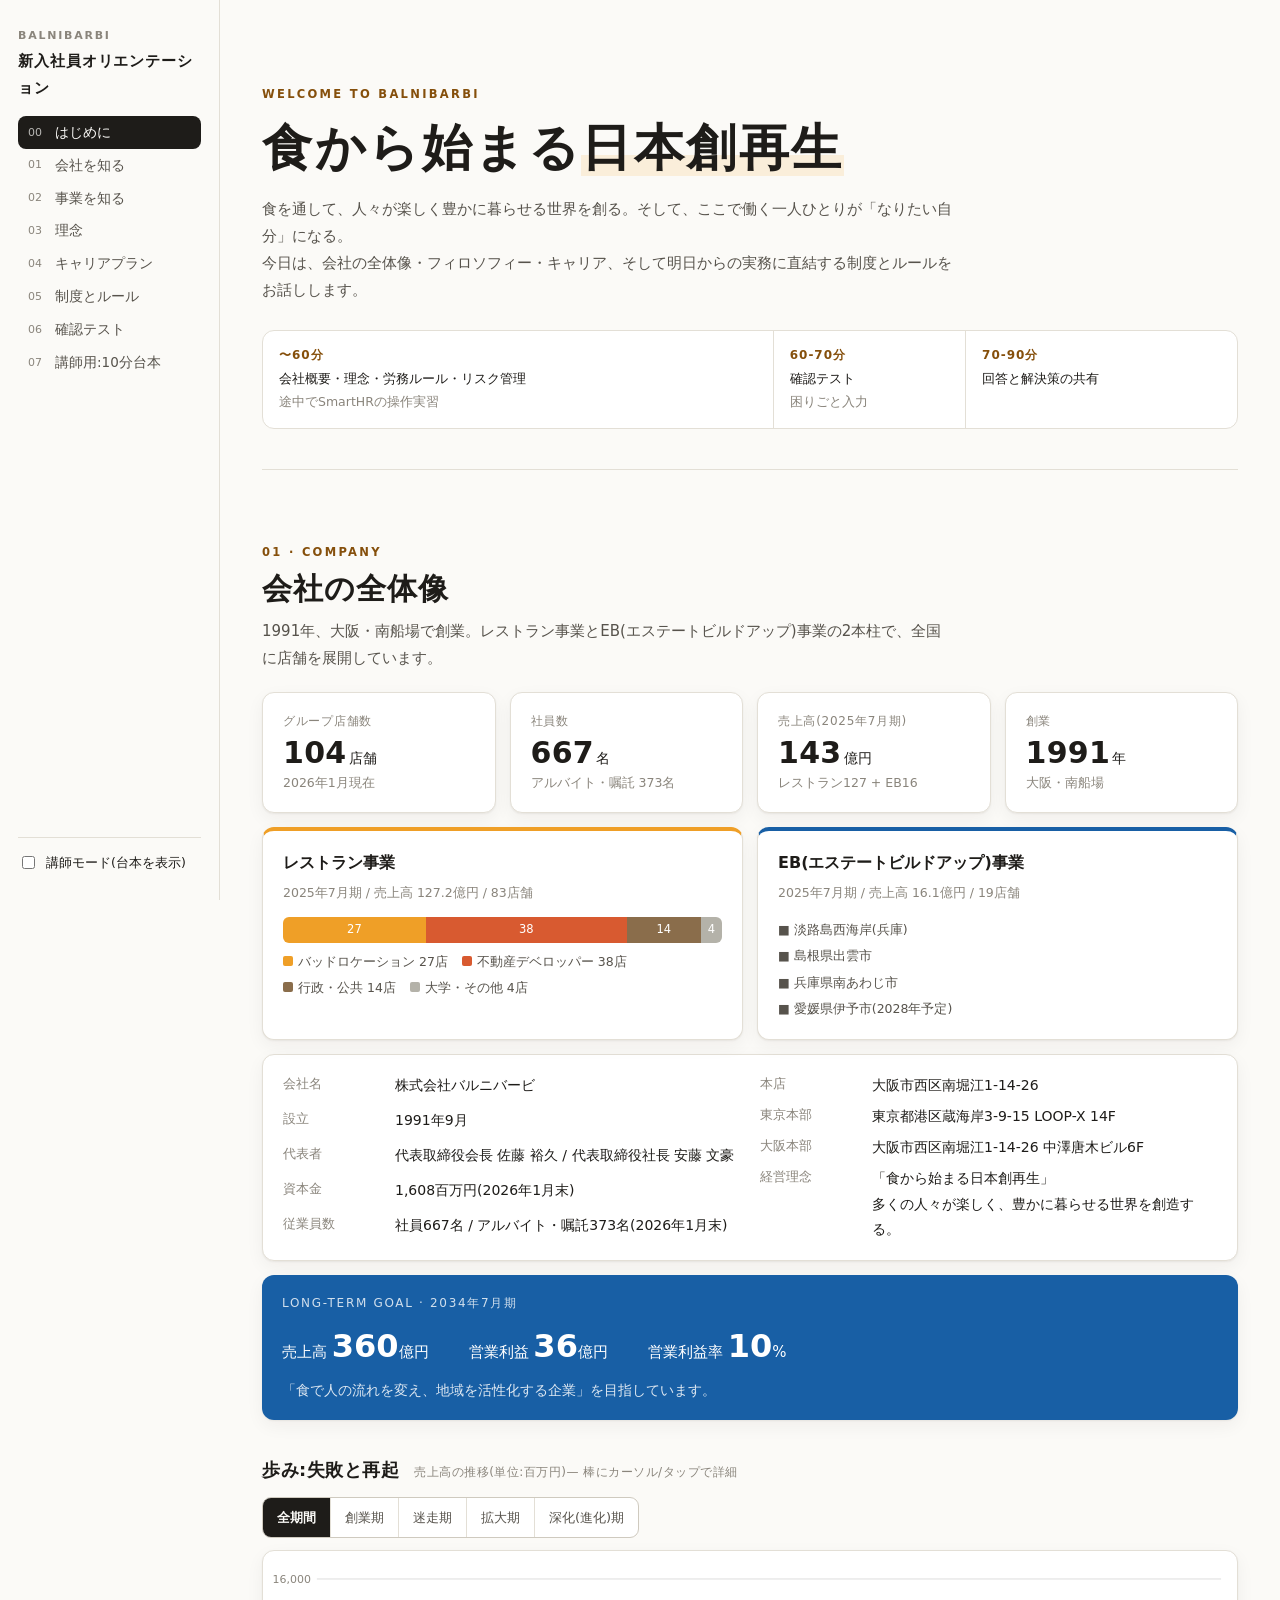
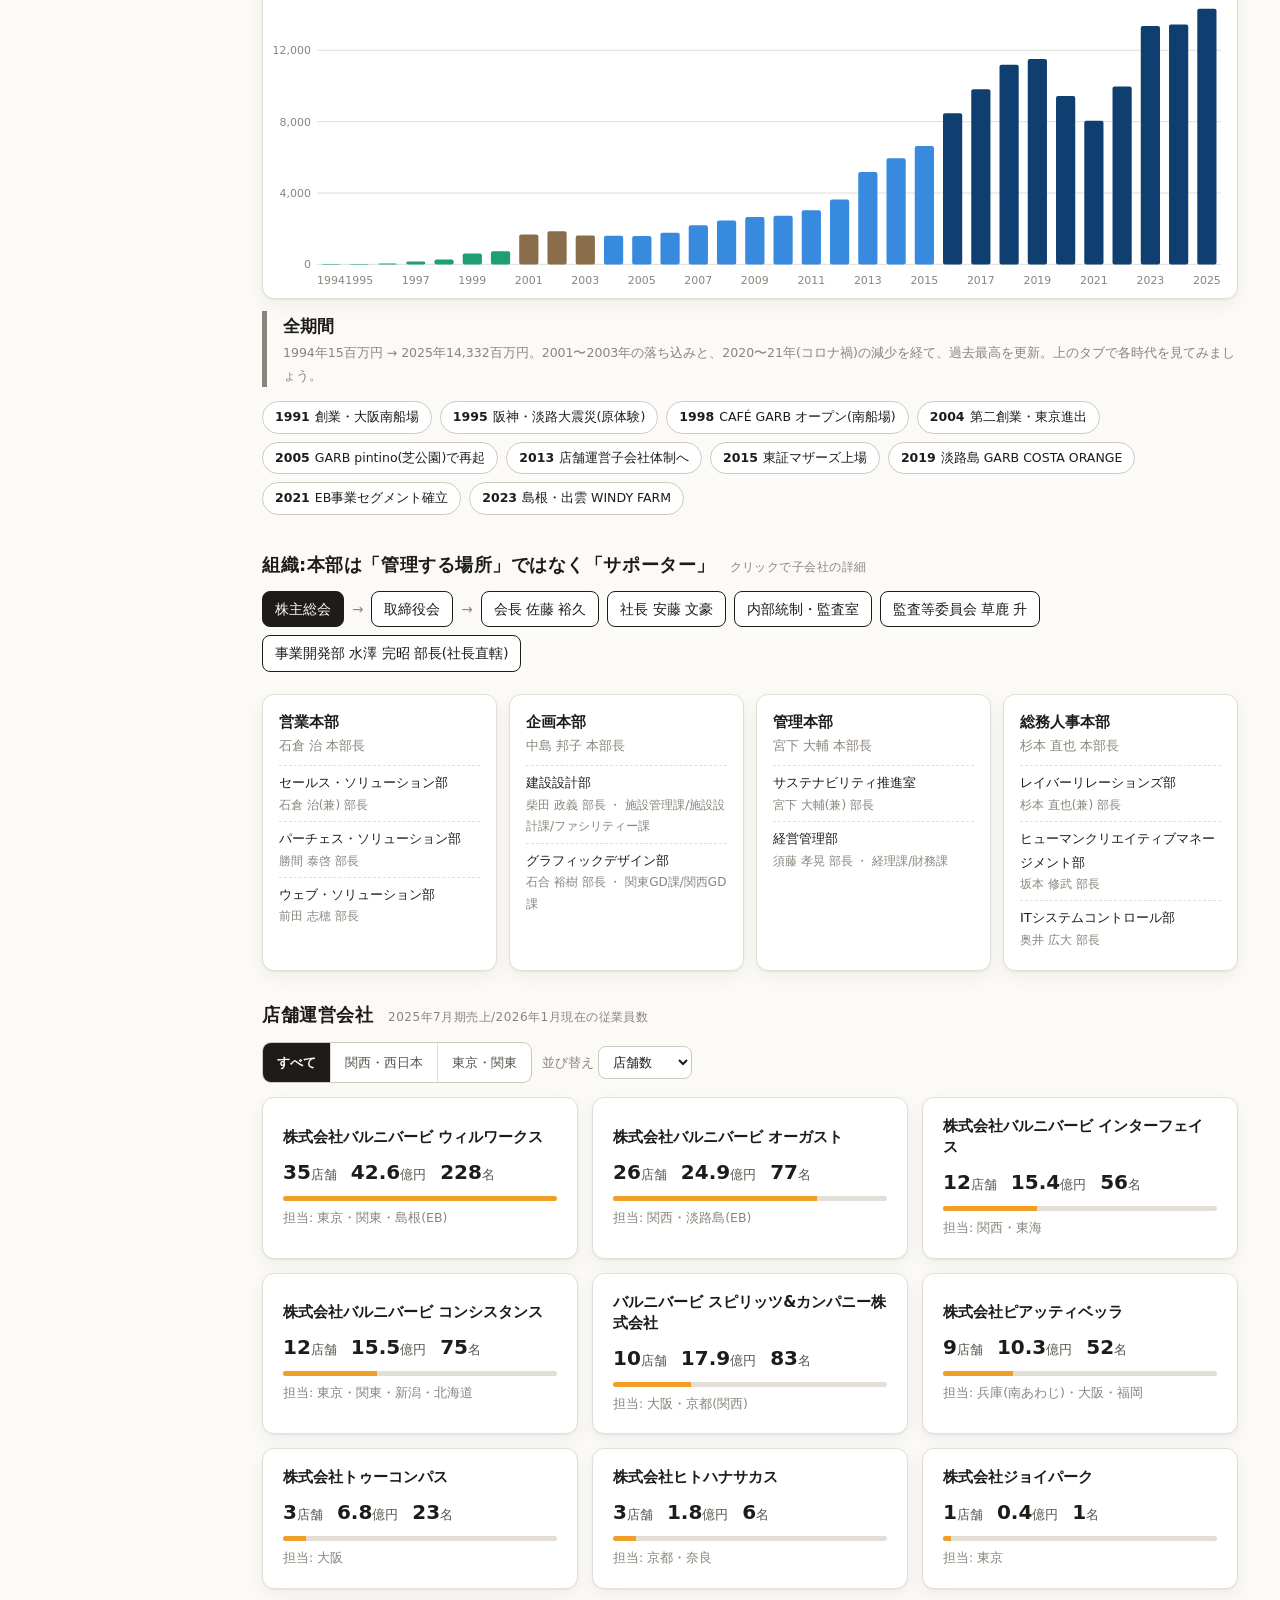
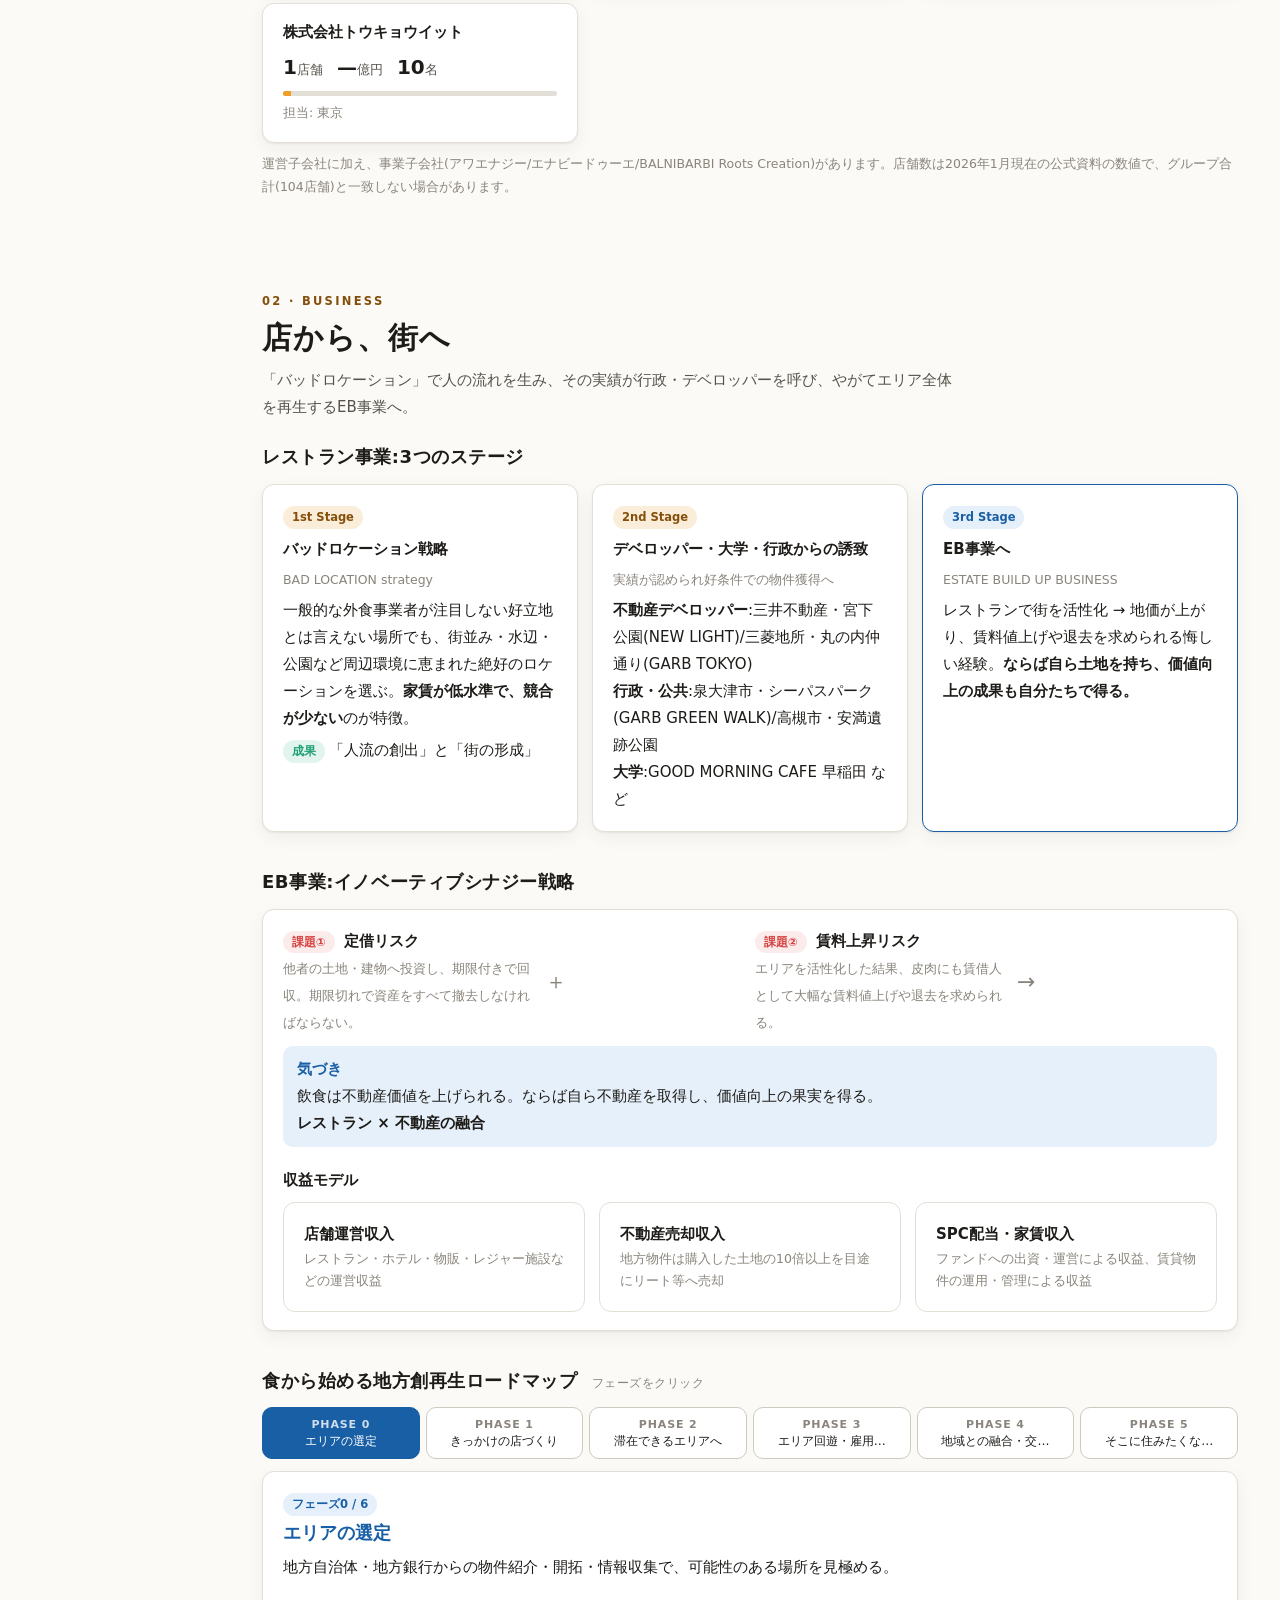
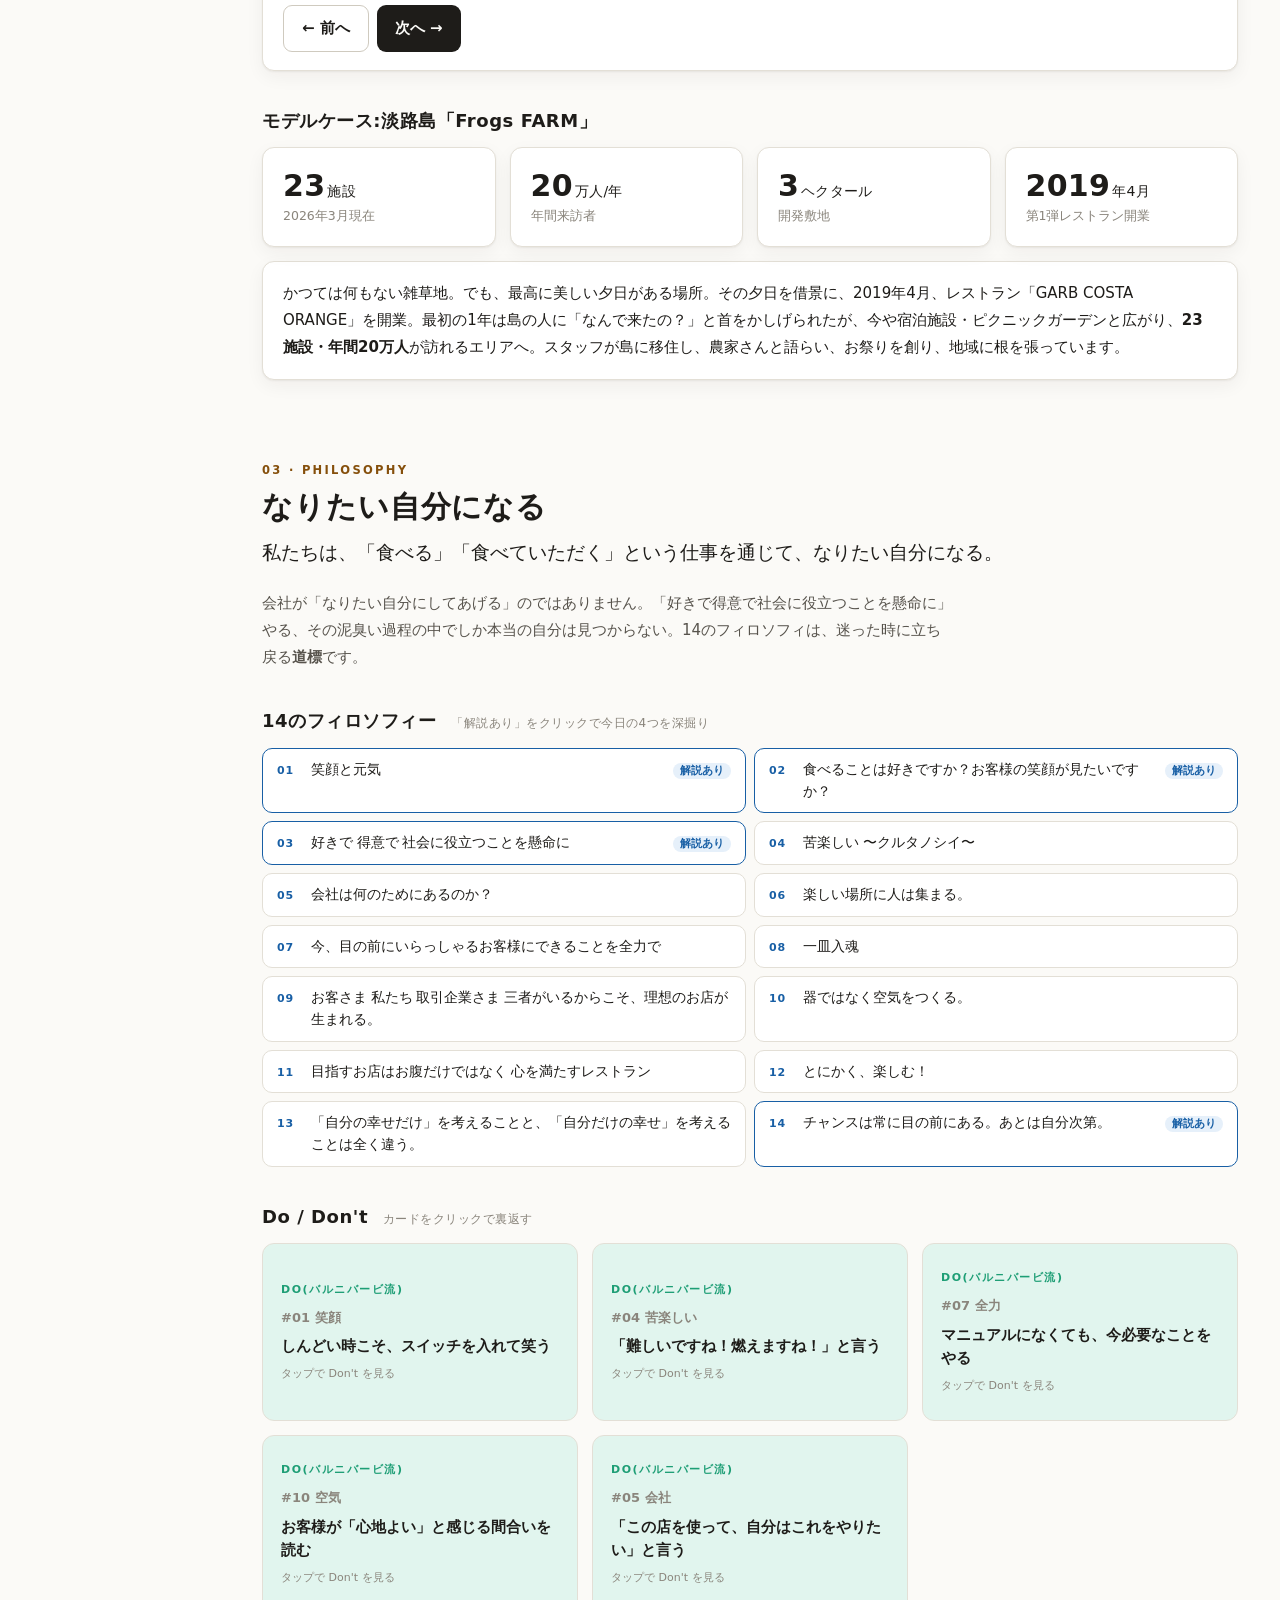
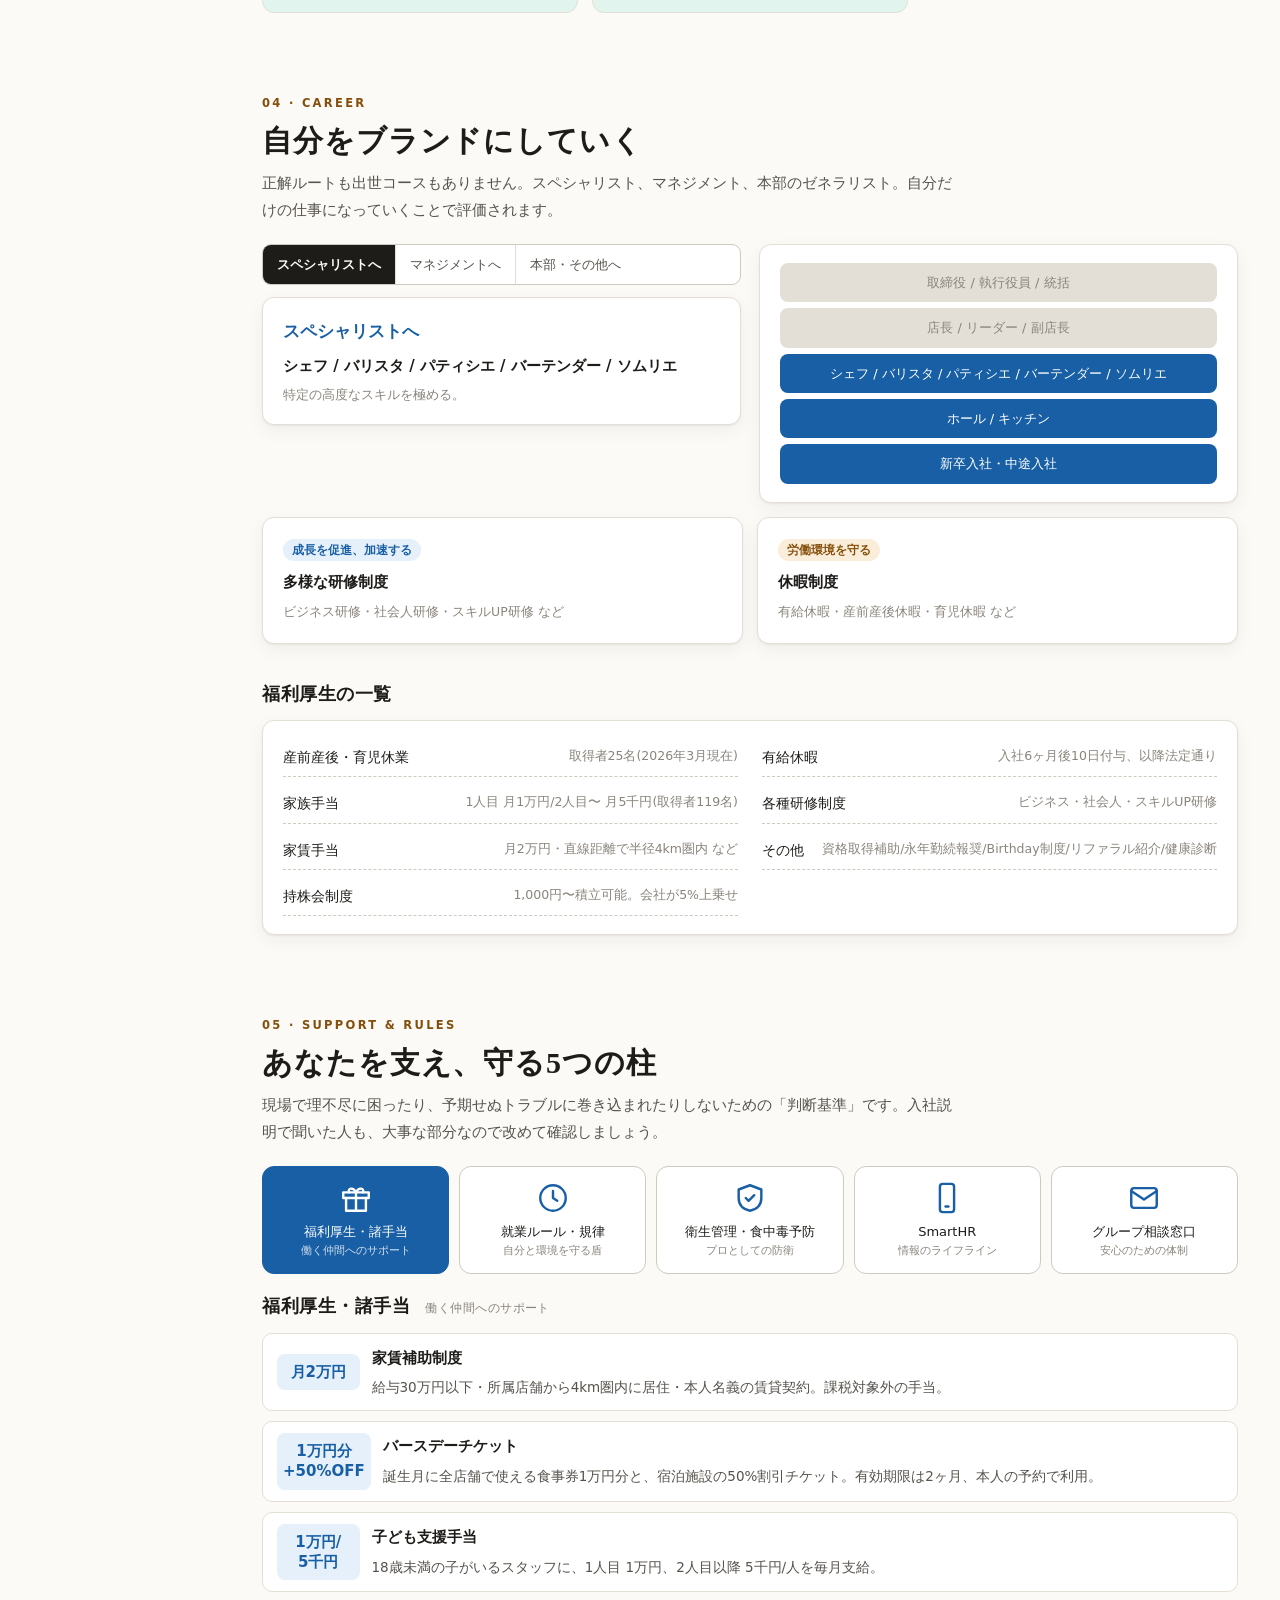
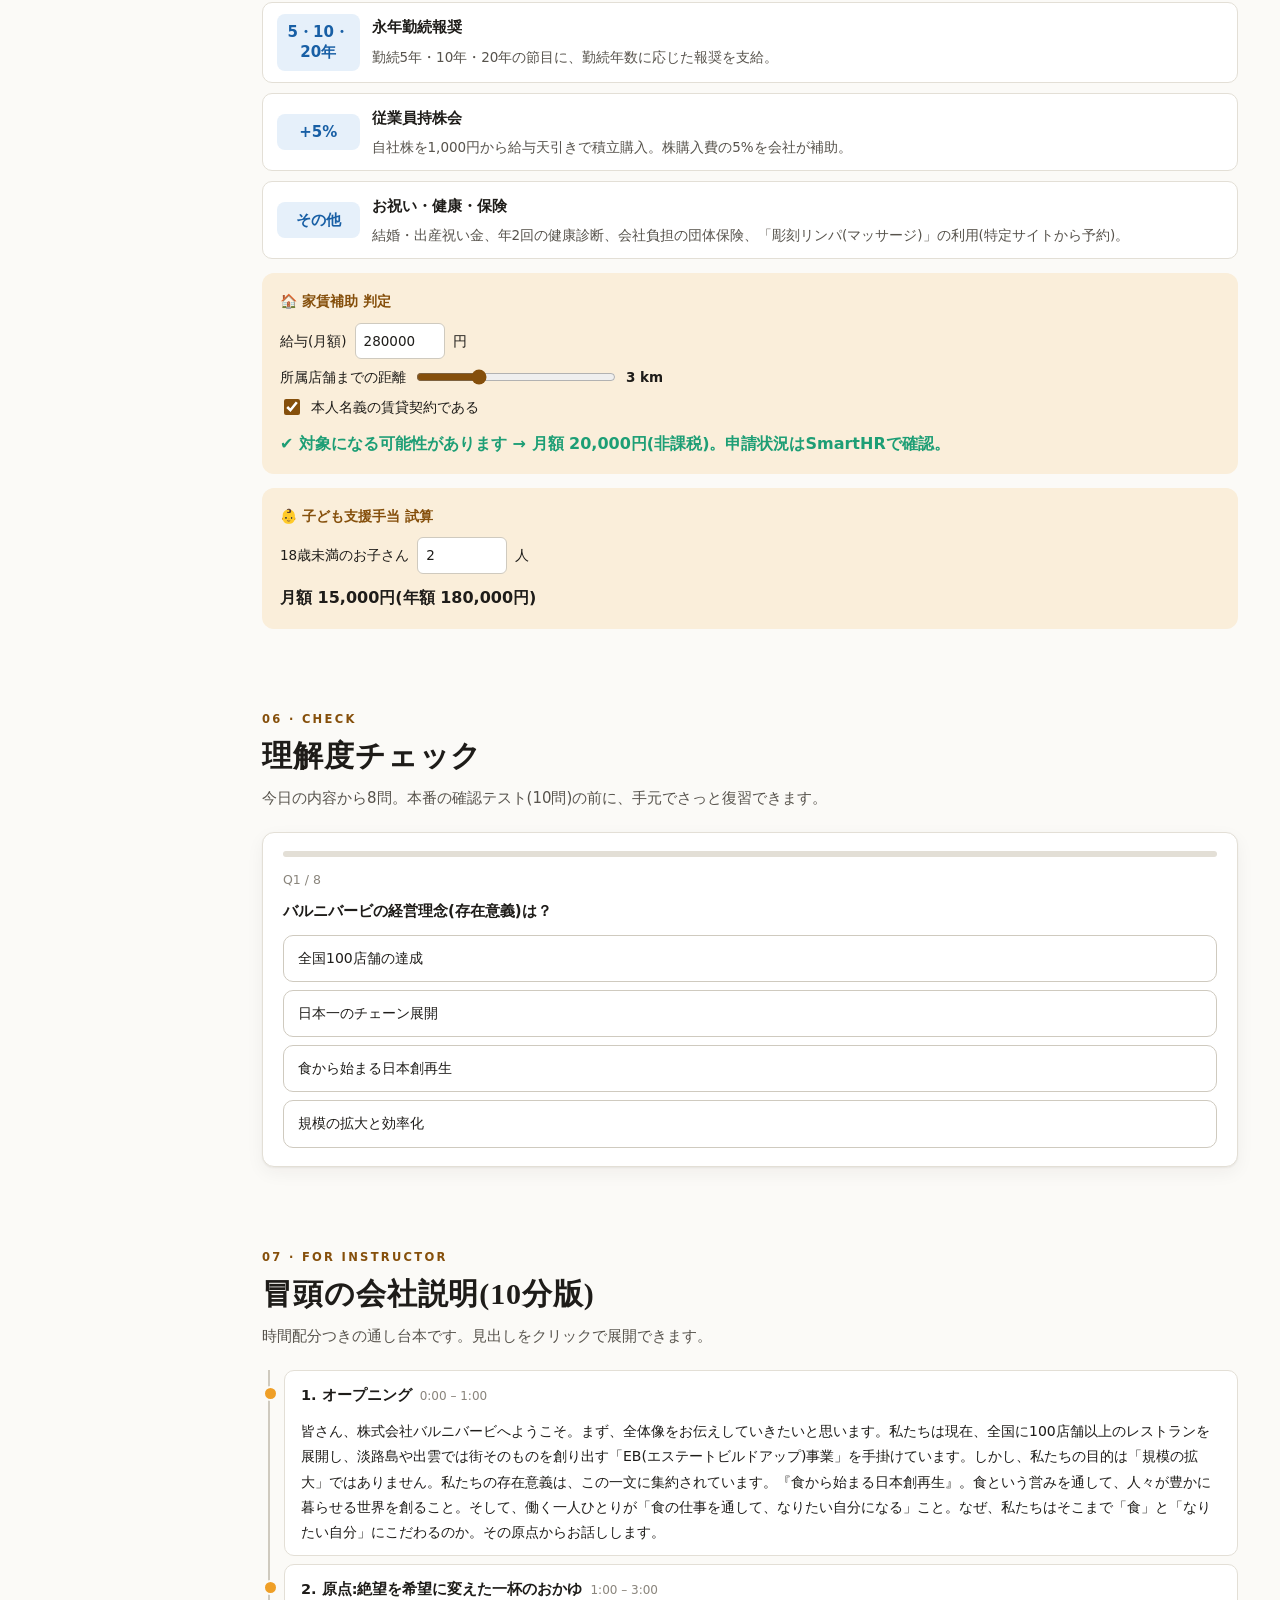
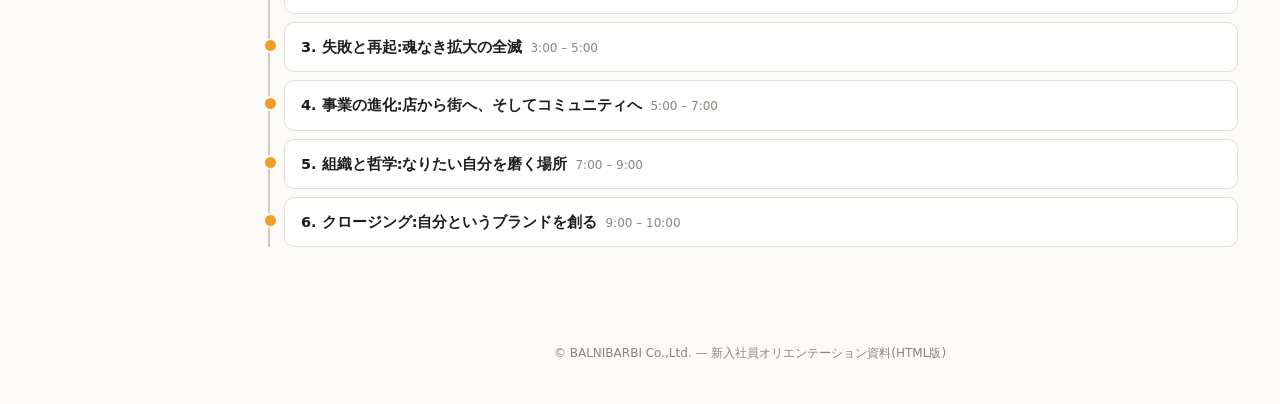
<file: orientation.html>
<!DOCTYPE html>
<html lang="ja">
<head>
<meta charset="utf-8">
<meta name="viewport" content="width=device-width, initial-scale=1">
<title>バルニバービ 新入社員オリエンテーション</title>
<style>
:root{
  --ink:#1E1C19; --ink-2:#57534C; --ink-3:#8A857C;
  --paper:#FBFAF7; --card:#FFFFFF; --rule:#E3DFD6; --rule-2:#CFCABF;
  --amber:#EF9F27; --amber-bg:#FAEEDA; --amber-ink:#854F0B;
  --navy:#185FA5; --navy-bg:#E6F0FA; --navy-d:#0F3F70;
  --green:#1D9E75; --green-bg:#E1F5EE; --red:#D6403F; --red-bg:#FCEBEB;
  --brown:#8A6D4B; --shadow:0 1px 2px rgba(30,28,25,.06),0 6px 18px rgba(30,28,25,.05);
  --side:220px;
}
@media (prefers-color-scheme:dark){
  :root:not([data-theme=light]){
    --ink:#F2EFE8; --ink-2:#C4BFB3; --ink-3:#8F8A7F; --paper:#161512; --card:#201E1A;
    --rule:#33302A; --rule-2:#4A463E; --amber-bg:#3A2D14; --amber-ink:#F2C06B;
    --navy:#6FB0EE; --navy-bg:#182533; --navy-d:#A8D0F5; --green-bg:#12302A; --red-bg:#3A1B1B; --red:#F28B8A;
    --shadow:none;
  }
}
*{box-sizing:border-box}
html{scroll-behavior:smooth;scroll-padding-top:70px}
@media (prefers-reduced-motion:reduce){html{scroll-behavior:auto}*{transition:none!important;animation:none!important}}
body{margin:0;background:var(--paper);color:var(--ink);font:15px/1.8 "Hiragino Kaku Gothic ProN","Yu Gothic Medium","Yu Gothic","Meiryo",system-ui,sans-serif;-webkit-font-smoothing:antialiased}
.serif{font-family:"Hiragino Mincho ProN","Yu Mincho","YuMincho",serif}
button{font:inherit;color:inherit;cursor:pointer}
a{color:var(--navy)}
:focus-visible{outline:2px solid var(--navy);outline-offset:2px;border-radius:4px}

/* layout */
.side{position:fixed;inset:0 auto 0 0;width:var(--side);padding:26px 18px;border-right:1px solid var(--rule);background:var(--paper);display:flex;flex-direction:column;gap:6px;overflow:auto;z-index:20}
.brand{font-size:11px;letter-spacing:.16em;color:var(--ink-3);font-weight:700;margin-bottom:8px}
.brand b{display:block;font-size:15px;letter-spacing:.06em;color:var(--ink);margin-top:2px}
.side a.nv{display:flex;gap:9px;align-items:center;padding:7px 10px;border-radius:8px;color:var(--ink-2);text-decoration:none;font-size:13.5px;line-height:1.4}
.side a.nv i{font-style:normal;font-size:11px;color:var(--ink-3);width:18px;font-variant-numeric:tabular-nums}
.side a.nv:hover{background:var(--card)}
.side a.nv.on{background:var(--ink);color:var(--paper)}
.side a.nv.on i{color:var(--paper);opacity:.7}
.tools{margin-top:auto;padding-top:14px;border-top:1px solid var(--rule);display:flex;flex-direction:column;gap:8px;font-size:12.5px}
.sw{display:flex;align-items:center;gap:8px;cursor:pointer;user-select:none}
.sw input{accent-color:var(--navy)}
.topbar{display:none}
main{margin-left:var(--side)}
.wrap{max-width:1040px;margin:0 auto;padding:0 32px}
section.ch{padding:72px 0 8px}
.eyebrow{font-size:11.5px;letter-spacing:.2em;color:var(--amber-ink);font-weight:700;text-transform:uppercase}
h2{font-family:"Hiragino Mincho ProN","Yu Mincho",serif;font-size:30px;line-height:1.4;margin:6px 0 8px;letter-spacing:.03em}
h3{font-size:18px;margin:34px 0 10px;letter-spacing:.03em}
h3 small{font-weight:400;color:var(--ink-3);font-size:12px;margin-left:8px;letter-spacing:.04em}
.lead{color:var(--ink-2);max-width:46em;margin:0 0 20px}
.card{background:var(--card);border:1px solid var(--rule);border-radius:12px;padding:18px 20px;box-shadow:var(--shadow)}
.grid{display:grid;gap:14px}
.g2{grid-template-columns:repeat(2,1fr)}.g3{grid-template-columns:repeat(3,1fr)}.g4{grid-template-columns:repeat(4,1fr)}
.muted{color:var(--ink-3);font-size:12.5px}
.tag{display:inline-block;font-size:11.5px;padding:1px 9px;border-radius:99px;background:var(--amber-bg);color:var(--amber-ink);font-weight:600;margin-right:4px}
.tag.n{background:var(--navy-bg);color:var(--navy)}
.tag.g{background:var(--green-bg);color:var(--green)}
.tag.r{background:var(--red-bg);color:var(--red)}
.seg{display:inline-flex;flex-wrap:wrap;border:1px solid var(--rule-2);border-radius:9px;overflow:hidden;background:var(--card)}
.seg button{border:0;border-right:1px solid var(--rule);background:none;padding:8px 14px;font-size:13px;color:var(--ink-2)}
.seg button:last-child{border-right:0}
.seg button:hover{background:var(--paper)}
.seg button.on{background:var(--ink);color:var(--paper);font-weight:600}

/* hero */
.hero{padding:84px 0 40px;border-bottom:1px solid var(--rule)}
.hero h1{font-family:"Hiragino Mincho ProN","Yu Mincho",serif;font-size:clamp(30px,5vw,50px);line-height:1.35;letter-spacing:.05em;margin:10px 0 14px}
.hero h1 em{font-style:normal;background:linear-gradient(transparent 62%,var(--amber-bg) 62%)}
.flow{display:flex;gap:0;margin-top:26px;border:1px solid var(--rule);border-radius:12px;overflow:hidden;background:var(--card)}
.flow div{flex:1;padding:14px 16px;border-right:1px solid var(--rule);font-size:13px}
.flow div:last-child{border:0}
.flow b{display:block;font-size:12px;color:var(--amber-ink);letter-spacing:.08em}
.flow div:nth-child(1){flex:6}.flow div:nth-child(2){flex:2}.flow div:nth-child(3){flex:3}

/* stats */
.stat .k{font-size:12px;color:var(--ink-3);letter-spacing:.06em}
.stat .v{font-size:30px;font-weight:700;letter-spacing:.01em;line-height:1.3;font-variant-numeric:tabular-nums}
.stat .v small{font-size:14px;font-weight:500;margin-left:2px}
.seg-card h4{margin:0 0 4px;font-size:16px}
.seg-card.r{border-top:4px solid var(--amber)}.seg-card.e{border-top:4px solid var(--navy)}
.bar{display:flex;height:26px;border-radius:6px;overflow:hidden;margin:12px 0 8px;font-size:11.5px;color:#fff}
.bar span{display:flex;align-items:center;justify-content:center;white-space:nowrap;overflow:hidden}
.legend{display:flex;flex-wrap:wrap;gap:4px 14px;font-size:12.5px;color:var(--ink-2)}
.legend i{display:inline-block;width:10px;height:10px;border-radius:2px;margin-right:5px}
.kv{display:grid;grid-template-columns:7em 1fr;gap:6px 14px;font-size:14px;margin:0}
.kv dt{color:var(--ink-3);font-size:12.5px}.kv dd{margin:0}

/* chart */
.chartbox{position:relative;overflow-x:auto;padding:14px 8px 4px}
#chart{min-width:680px;width:100%;height:auto;display:block}
#chart .bar-r{transition:opacity .2s}
#chart .dim{opacity:.18}
#chart text{fill:var(--ink-3);font-size:11px}
#tip{position:absolute;pointer-events:none;background:var(--ink);color:var(--paper);padding:6px 10px;border-radius:8px;font-size:12.5px;line-height:1.5;opacity:0;transform:translate(-50%,-100%);transition:opacity .12s;white-space:nowrap;z-index:5}
.phase{border-left:5px solid var(--c);padding-left:16px;margin-top:12px}
.phase h4{margin:0;font-size:17px}
.events{display:flex;flex-wrap:wrap;gap:8px;margin-top:14px}
.events button{border:1px solid var(--rule-2);background:var(--card);border-radius:99px;padding:4px 12px;font-size:12.5px}
.events button:hover,.events button.on{background:var(--ink);color:var(--paper)}
.events b{font-variant-numeric:tabular-nums;margin-right:5px}

/* org */
.org{display:grid;gap:10px}
.org-top{display:flex;flex-wrap:wrap;gap:8px;align-items:center;font-size:13.5px}
.node{border:1.5px solid var(--ink);background:var(--card);border-radius:8px;padding:5px 12px;font-size:13.5px}
.node.dk{background:var(--ink);color:var(--paper)}
.arrow{color:var(--ink-3)}
.hq{display:grid;grid-template-columns:repeat(4,1fr);gap:12px;margin-top:12px}
.hq .card{padding:14px 16px}
.hq h4{margin:0;font-size:14.5px}
.hq .hd{font-size:12.5px;color:var(--ink-3);margin-bottom:8px}
.hq ul{margin:0;padding:0;list-style:none;font-size:13px}
.hq li{padding:5px 0;border-top:1px dashed var(--rule)}
.hq li span{display:block;color:var(--ink-3);font-size:12px}
.cos-ctl{display:flex;flex-wrap:wrap;gap:10px;align-items:center;margin:8px 0 14px}
select{font:inherit;font-size:13px;padding:7px 10px;border:1px solid var(--rule-2);border-radius:8px;background:var(--card);color:var(--ink)}
.co{cursor:pointer;text-align:left;width:100%;transition:transform .15s,border-color .15s}
.co:hover{transform:translateY(-2px);border-color:var(--ink-3)}
.co h4{margin:0 0 6px;font-size:15px;line-height:1.4}
.co .nums{display:flex;gap:14px;font-size:12.5px;color:var(--ink-2);margin-bottom:6px}
.co .nums b{font-size:20px;color:var(--ink)}
.co .more{display:none;margin-top:10px;padding-top:10px;border-top:1px dashed var(--rule-2);font-size:13px;color:var(--ink-2)}
.co.open .more{display:block}
.co .meter{height:5px;border-radius:3px;background:var(--rule);overflow:hidden}
.co .meter i{display:block;height:100%;background:var(--amber)}

/* business */
.step-nav{display:grid;grid-template-columns:repeat(6,1fr);gap:6px;margin-bottom:12px}
.step-nav button{border:1px solid var(--rule-2);background:var(--card);border-radius:10px;padding:9px 4px;font-size:12px;line-height:1.4}
.step-nav button b{display:block;font-size:11px;color:var(--ink-3);letter-spacing:.08em}
.step-nav button.on{background:var(--navy);border-color:var(--navy);color:#fff}
.step-nav button.on b{color:#fff;opacity:.8}
.step-nav button.done{background:var(--navy-bg)}
.stepbody h4{margin:0 0 4px;font-size:18px;color:var(--navy)}
.eq{display:flex;align-items:stretch;gap:10px;flex-wrap:wrap}
.eq>div{flex:1;min-width:200px}
.eq .op{flex:0;align-self:center;font-size:22px;color:var(--ink-3)}
.cmp{display:grid;grid-template-columns:1fr 1fr;gap:12px}

/* philosophy */
.phi{display:grid;grid-template-columns:repeat(2,1fr);gap:8px}
.phi button{display:flex;gap:12px;align-items:baseline;text-align:left;border:1px solid var(--rule);background:var(--card);border-radius:10px;padding:10px 14px;font-size:14px;line-height:1.55;font-family:"Hiragino Mincho ProN","Yu Mincho",serif}
.phi button i{font:700 11px/1 system-ui;font-style:normal;color:var(--navy);letter-spacing:.08em;min-width:2em}
.phi button.deep{border-color:var(--navy)}
.phi button.deep::after{content:"解説あり";margin-left:auto;font:600 10.5px system-ui;color:var(--navy);background:var(--navy-bg);padding:1px 7px;border-radius:99px;white-space:nowrap}
.phi button.on{background:var(--navy);color:#fff;border-color:var(--navy)}
.phi button.on i{color:#fff}
.phi button.on::after{background:#fff2;color:#fff}
.phidet{margin-top:14px}
.phidet h4{font-size:19px;margin:0 0 8px;font-family:"Hiragino Mincho ProN","Yu Mincho",serif}
.essence{background:var(--navy-bg);border-radius:10px;padding:12px 16px;margin:12px 0}
.question{background:var(--amber-bg);color:var(--amber-ink);border-radius:10px;padding:12px 16px;font-weight:600}
.essence b,.question b{display:block;font-size:11.5px;letter-spacing:.14em;margin-bottom:2px}
.flip{perspective:900px;height:178px}
.flip button{position:relative;width:100%;height:100%;border:0;background:none;padding:0;transform-style:preserve-3d;transition:transform .5s}
.flip.on button{transform:rotateY(180deg)}
.flip .f{position:absolute;inset:0;backface-visibility:hidden;-webkit-backface-visibility:hidden;border-radius:12px;padding:16px 18px;text-align:left;border:1px solid var(--rule);display:flex;flex-direction:column;justify-content:center;gap:6px}
.flip .f1{background:var(--green-bg)}
.flip .f2{background:var(--red-bg);transform:rotateY(180deg)}
.flip .f b{font-size:11px;letter-spacing:.14em}
.flip .f1 b{color:var(--green)}.flip .f2 b{color:var(--red)}
.flip h5{margin:0;font-size:13px;color:var(--ink-3);font-weight:600}
.flip p{margin:0;font-size:14.5px;line-height:1.6;font-weight:600}
.flip small{font-size:11px;color:var(--ink-3)}

/* career */
.paths{display:grid;grid-template-columns:1fr 1fr;gap:18px;align-items:start}
.ladder{display:flex;flex-direction:column;gap:6px}
.ladder .lv{border-radius:8px;padding:8px 12px;font-size:13px;text-align:center;background:var(--navy);color:#fff;transition:.25s}
.ladder .lv.off{background:var(--rule);color:var(--ink-3)}
.ladder .row{display:flex;gap:6px;justify-content:center}
.ladder .row .lv{flex:1}
.benefit-list{display:grid;grid-template-columns:1fr 1fr;gap:8px 24px;font-size:14px}
.benefit-list div{border-bottom:1px dashed var(--rule-2);padding:6px 0;display:flex;justify-content:space-between;gap:10px}
.benefit-list span{color:var(--ink-3);font-size:12.5px;text-align:right}

/* pillars */
.pillars{display:grid;grid-template-columns:repeat(5,1fr);gap:10px}
.pillars button{border:1.5px solid var(--rule-2);background:var(--card);border-radius:12px;padding:14px 8px;text-align:center;font-size:13px;line-height:1.45;transition:.15s}
.pillars button svg{width:34px;height:34px;stroke:var(--navy);fill:none;stroke-width:1.7;stroke-linecap:round;stroke-linejoin:round;display:block;margin:0 auto 8px}
.pillars button small{display:block;color:var(--ink-3);font-size:11px;margin-top:2px}
.pillars button:hover{border-color:var(--navy)}
.pillars button.on{background:var(--navy);border-color:var(--navy);color:#fff}
.pillars button.on svg{stroke:#fff}.pillars button.on small{color:#fff;opacity:.8}
.pane{display:none;margin-top:16px}.pane.on{display:block}
.pane h3{margin-top:0}
.pt{display:grid;gap:10px;margin:0;padding:0;list-style:none}
.pt li{display:grid;grid-template-columns:auto 1fr;gap:4px 12px;background:var(--card);border:1px solid var(--rule);border-radius:10px;padding:11px 14px}
.pt li .big{grid-row:span 2;align-self:center;min-width:5.5em;text-align:center;font-weight:700;font-size:15px;color:var(--navy);background:var(--navy-bg);border-radius:8px;padding:8px 6px;line-height:1.35}
.pt li b{font-size:14.5px}.pt li span{font-size:13.5px;color:var(--ink-2)}
.calc{background:var(--amber-bg);border-radius:12px;padding:16px 18px;margin-top:14px;color:var(--ink)}
.calc h4{margin:0 0 8px;font-size:14px;color:var(--amber-ink)}
.calc label{display:flex;align-items:center;gap:8px;font-size:13.5px;margin:6px 0}
.calc input[type=number]{width:90px;font:inherit;padding:5px 8px;border:1px solid var(--rule-2);border-radius:6px;background:var(--card);color:var(--ink)}
.calc input[type=range]{accent-color:var(--amber-ink);width:200px}
.calc input[type=checkbox]{accent-color:var(--amber-ink);width:16px;height:16px}
.res{margin-top:10px;font-weight:700;font-size:16px}
.res.ok{color:var(--green)}.res.ng{color:var(--red)}
.check{display:grid;gap:8px;margin:0;padding:0;list-style:none}
.check label{display:flex;gap:10px;align-items:flex-start;background:var(--card);border:1px solid var(--rule);border-radius:10px;padding:10px 14px;cursor:pointer;font-size:14px}
.check input{accent-color:var(--navy);width:18px;height:18px;margin-top:3px;flex:none}
.check input:checked+span{color:var(--ink-3);text-decoration:line-through}
.danger{border:2px solid var(--red);background:var(--red-bg);border-radius:12px;padding:14px 18px;font-weight:600}
.triage{display:flex;gap:8px;flex-wrap:wrap;margin:10px 0}
.triage button{border:1px solid var(--rule-2);background:var(--card);border-radius:99px;padding:6px 14px;font-size:13px}
.triage button.on{background:var(--red);border-color:var(--red);color:#fff}
.mail{display:inline-block;font-size:clamp(20px,3.2vw,30px);font-weight:700;color:var(--navy);padding:14px 22px;border:2px solid var(--navy);border-radius:14px;text-decoration:none;word-break:break-all}

/* quiz */
.qz .q{font-weight:700;margin:6px 0 10px}
.qz .opts{display:grid;gap:8px}
.qz .opts button{text-align:left;border:1px solid var(--rule-2);background:var(--card);border-radius:10px;padding:10px 14px;font-size:14px}
.qz .opts button:hover:not(:disabled){border-color:var(--navy)}
.qz .opts button.ok{background:var(--green-bg);border-color:var(--green)}
.qz .opts button.ng{background:var(--red-bg);border-color:var(--red)}
.qz .exp{display:none;margin-top:12px;font-size:13.5px;color:var(--ink-2);background:var(--paper);border-radius:8px;padding:10px 14px}
.qz .exp.on{display:block}
.prog{height:6px;border-radius:3px;background:var(--rule);overflow:hidden;margin-bottom:12px}
.prog i{display:block;height:100%;background:var(--navy);width:0;transition:width .3s}
.nxt{margin-top:12px;border:0;background:var(--ink);color:var(--paper);border-radius:9px;padding:9px 18px;font-weight:600}
.score{font-size:44px;font-weight:700}

/* script */
.script{display:none;margin-top:14px;border:1.5px dashed var(--amber);background:var(--amber-bg);border-radius:12px;padding:6px 18px 14px;color:var(--ink)}
body.teacher .script{display:block}
.script h5{margin:12px 0 4px;font-size:12px;letter-spacing:.14em;color:var(--amber-ink)}
.script p{margin:0 0 8px;font-size:14px;line-height:1.85}
.tl{border-left:2px solid var(--rule-2);margin-left:6px}
.tl details{margin:0 0 8px 14px;position:relative;background:var(--card);border:1px solid var(--rule);border-radius:10px;padding:0 16px}
.tl details::before{content:"";position:absolute;left:-22px;top:15px;width:11px;height:11px;border-radius:50%;background:var(--amber);border:2px solid var(--paper)}
.tl summary{cursor:pointer;padding:11px 0;font-weight:700;font-size:14.5px;list-style:none}
.tl summary::-webkit-details-marker{display:none}
.tl summary span{font-weight:400;color:var(--ink-3);font-size:12px;margin-left:8px;font-variant-numeric:tabular-nums}
.tl details p{margin:0 0 10px;font-size:14px}
footer{margin:80px 0 40px;color:var(--ink-3);font-size:12px;text-align:center}
#top-btn{position:fixed;right:18px;bottom:18px;width:42px;height:42px;border-radius:50%;border:1px solid var(--rule-2);background:var(--card);box-shadow:var(--shadow);font-size:18px;opacity:0;pointer-events:none;transition:.2s;z-index:15}
#top-btn.show{opacity:1;pointer-events:auto}

@media (max-width:900px){
  .side{display:none}
  main{margin-left:0}
  .topbar{display:block;position:sticky;top:0;z-index:20;background:var(--paper);border-bottom:1px solid var(--rule)}
  .topbar nav{display:flex;gap:4px;overflow-x:auto;padding:8px 12px;scrollbar-width:none}
  .topbar a{flex:none;padding:6px 12px;border-radius:99px;font-size:13px;text-decoration:none;color:var(--ink-2);white-space:nowrap}
  .topbar a.on{background:var(--ink);color:var(--paper)}
  .topbar .sw{padding:0 14px 8px;font-size:12.5px}
  .wrap{padding:0 16px}
  .g4,.hq{grid-template-columns:repeat(2,1fr)}
  .g3{grid-template-columns:1fr 1fr}
  .pillars{grid-template-columns:repeat(5,minmax(104px,1fr));overflow-x:auto}
}
@media (max-width:620px){
  .g2,.g3,.g4,.hq,.phi,.paths,.cmp,.benefit-list{grid-template-columns:1fr}
  .g4{grid-template-columns:1fr 1fr}
  .flow{flex-direction:column}.flow div{border-right:0;border-bottom:1px solid var(--rule)}
  .step-nav{grid-template-columns:repeat(3,1fr)}
  h2{font-size:24px}
  section.ch{padding-top:54px}
}
</style>
</head>
<body>

<aside class="side" aria-label="目次">
  <div class="brand">BALNIBARBI<b>新入社員オリエンテーション</b></div>
  <div id="navSide"></div>
  <div class="tools">
    <label class="sw"><input type="checkbox" id="teacher"> 講師モード(台本を表示)</label>
  </div>
</aside>
<div class="topbar">
  <nav id="navTop" aria-label="目次"></nav>
  <label class="sw"><input type="checkbox" id="teacher2"> 講師モード(台本を表示)</label>
</div>

<main>
<div class="wrap">

<header class="hero" id="top">
  <div class="eyebrow">Welcome to BALNIBARBI</div>
  <h1>食から始まる<em>日本創再生</em></h1>
  <p class="lead">食を通して、人々が楽しく豊かに暮らせる世界を創る。そして、ここで働く一人ひとりが「なりたい自分」になる。<br>今日は、会社の全体像・フィロソフィー・キャリア、そして明日からの実務に直結する制度とルールをお話しします。</p>
  <div class="flow" aria-label="今日の流れ">
    <div><b>〜60分</b>会社概要・理念・労務ルール・リスク管理<br><span class="muted">途中でSmartHRの操作実習</span></div>
    <div><b>60-70分</b>確認テスト<br><span class="muted">困りごと入力</span></div>
    <div><b>70-90分</b>回答と解決策の共有</div>
  </div>
  <div class="script"><h5>講師台本</h5><p>まず皆さんに知っていただきたいことは、この会社が何を目指しているのかという『全体像』です。私たちは現在、全国に100店舗以上のレストランを展開し、さらに淡路島や出雲などで、街そのものを創り出す『エステートビルドアップ事業』を手掛けています。私たちの根底にあるのは、規模の拡大ではありません。存在意義は『食から始まる日本創再生』というヴィジョンに集約されています。食という営みを通して、多くの人々が楽しく、豊かに暮らせる世界を創造すること。そして、そこで働く一人一人が、食の仕事を通して『なりたい自分』になっていくこと。今日は、私たちがなぜそこを目指しているのか、その『理由』からお話ししていきます。</p></div>
</header>

<!-- 1 COMPANY -->
<section class="ch" id="company" data-nav="会社を知る">
  <div class="eyebrow">01 · Company</div>
  <h2>会社の全体像</h2>
  <p class="lead">1991年、大阪・南船場で創業。レストラン事業とEB(エステートビルドアップ)事業の2本柱で、全国に店舗を展開しています。</p>

  <div class="grid g4" id="stats"></div>

  <div class="grid g2" style="margin-top:14px">
    <div class="card seg-card r">
      <h4>レストラン事業</h4>
      <div class="muted">2025年7月期 / 売上高 127.2億円 / 83店舗</div>
      <div class="bar" id="barR"></div><div class="legend" id="legR"></div>
    </div>
    <div class="card seg-card e">
      <h4>EB(エステートビルドアップ)事業</h4>
      <div class="muted">2025年7月期 / 売上高 16.1億円 / 19店舗</div>
      <div class="legend" style="margin-top:14px;display:grid;gap:4px"><span>■ 淡路島西海岸(兵庫)</span><span>■ 島根県出雲市</span><span>■ 兵庫県南あわじ市</span><span>■ 愛媛県伊予市(2028年予定)</span></div>
    </div>
  </div>

  <div class="card" style="margin-top:14px;display:grid;grid-template-columns:1fr 1fr;gap:20px" id="profile">
    <dl class="kv">
      <dt>会社名</dt><dd>株式会社バルニバービ</dd>
      <dt>設立</dt><dd>1991年9月</dd>
      <dt>代表者</dt><dd>代表取締役会長 佐藤 裕久 / 代表取締役社長 安藤 文豪</dd>
      <dt>資本金</dt><dd>1,608百万円(2026年1月末)</dd>
      <dt>従業員数</dt><dd>社員667名 / アルバイト・嘱託373名(2026年1月末)</dd>
    </dl>
    <dl class="kv">
      <dt>本店</dt><dd>大阪市西区南堀江1-14-26</dd>
      <dt>東京本部</dt><dd>東京都港区蔵海岸3-9-15 LOOP-X 14F</dd>
      <dt>大阪本部</dt><dd>大阪市西区南堀江1-14-26 中澤唐木ビル6F</dd>
      <dt>経営理念</dt><dd>「食から始まる日本創再生」<br>多くの人々が楽しく、豊かに暮らせる世界を創造する。</dd>
    </dl>
  </div>
  <div class="card" style="margin-top:14px;background:var(--navy);color:#fff;border:0">
    <div style="font-size:12px;letter-spacing:.14em;opacity:.8">LONG-TERM GOAL · 2034年7月期</div>
    <div style="display:flex;flex-wrap:wrap;gap:8px 40px;align-items:baseline;margin-top:4px">
      <div>売上高 <b style="font-size:32px">360</b>億円</div><div>営業利益 <b style="font-size:32px">36</b>億円</div><div>営業利益率 <b style="font-size:32px">10</b>%</div>
    </div>
    <div style="opacity:.85;font-size:13.5px;margin-top:2px">「食で人の流れを変え、地域を活性化する企業」を目指しています。</div>
  </div>
  <div class="script"><h5>講師台本</h5><p>バルニバービは1991年、大阪・南船場で創業しました。事業は大きく2つのセグメントに分かれています。ひとつは『レストラン事業』。売上高127億円、83店舗。バッドロケーション・不動産デベロッパー・行政・大学と、多様な立地形態で展開しています。もうひとつが『EB(エステートビルドアップ)事業』。売上高16億円、19店舗。淡路島・出雲・南あわじなど、地域に根ざしたエリア開発を行っています。長期目標は、2034年7月期に売上高360億円、営業利益率10%。『食で人の流れを変え、地域を活性化する企業』としての姿を目指しています。この目標を掲げる理由からお話ししていきます。</p></div>

  <h3 id="history">歩み:失敗と再起 <small>売上高の推移(単位:百万円)— 棒にカーソル/タップで詳細</small></h3>
  <div class="seg" id="phaseSeg" role="tablist"></div>
  <div class="card chartbox" style="margin-top:12px"><div id="tip"></div><svg id="chart" viewBox="0 0 960 330" role="img" aria-label="1994年から2025年の売上高推移の棒グラフ"></svg></div>
  <div class="phase" id="phaseBody"></div>
  <div class="events" id="events"></div>
  <div class="script"><h5>講師台本</h5>
    <p>バルニバービの歴史は、ある一つの『原体験』から始まりました。代表の佐藤が、阪神・淡路大震災で被災しました。誰もが明日への希望を失いかけていた時に、炊き出しで振るまったのは、なんでもない一杯の『おかゆ』でした。そのおかゆが冷え切った体を温め、涙を流しながらお互いを励まし合い、生きる力を取り戻していく。その光景を目の当たりにした時、『食には、人の心を動かし、絶望を希望に変える力がある』ことに気づいたのです。この感動を日常の中で届けたい。その純粋な思いだけで、1991年、大阪・南船場に1店舗目をオープンしました。</p>
    <p>ただ、グラフを見ると途中で大きく落ち込んでいる時期があります。2001年からの約3年間、『拡大』という数に目が眩み、一番大切な『食の体験』を蔑ろにしてしまいました。効率を求め、利益率に目を奪われ、出店を重ねた結果、お客様は離れ、スタッフも去っていきました。この迷走期に作った店は、今、一軒も残っていません。</p>
    <p>この痛みを一生忘れないと誓い、2005年、東京・芝公園でGARB pintinoをオープンさせ再起しました。駅から決して近くはありません。しかし、見上げる東京タワーを借景に、スタッフ一人ひとりが『最高のおもてなしとは何か』を自ら考え、動く店を作り上げました。『想いを込めた店は、どんな場所でも目的地になれる。人は心で動く』この確信が、その後の爆発的な成長を支える強力なエンジンとなりました。グラフが右肩上がりに転じているのは、まさにここからです。</p></div>

  <h3 id="orgh">組織:本部は「管理する場所」ではなく「サポーター」 <small>クリックで子会社の詳細</small></h3>
  <div class="org">
    <div class="org-top"><span class="node dk">株主総会</span><span class="arrow">→</span><span class="node">取締役会</span><span class="arrow">→</span><span class="node">会長 佐藤 裕久</span><span class="node">社長 安藤 文豪</span><span class="node">内部統制・監査室</span><span class="node">監査等委員会 草鹿 升</span><span class="node">事業開発部 水澤 完昭 部長(社長直轄)</span></div>
    <div class="hq" id="hq"></div>
  </div>
  <div class="script"><h5>講師台本</h5><p>一般的に、本部は現場を『管理する場所』ですが、私たちの本部は、現場という主役が個性を発揮するための『サポーターの役割』となりました。特徴的なのは、運営子会社制度をとっていることです。一律のマニュアルで縛るのではなく、その土地、その店のリーダーが『自分たちが誇れる仕事は何か』『この場所にあったら喜ばれるお店はどんなお店か』を、スピード感を持って自ら考え、決めることができるようにしてきました。本部の役割は、リーダーたちが実現したいことを、あらゆる角度から、専門知識を持って支えること。新たな機会を創出することです。</p></div>

  <h3 style="margin-top:28px">店舗運営会社 <small>2025年7月期売上/2026年1月現在の従業員数</small></h3>
  <div class="cos-ctl">
    <div class="seg" id="coArea"></div>
    <label class="muted">並び替え <select id="coSort"><option value="stores">店舗数</option><option value="sales">売上高</option><option value="staff">従業員数</option></select></label>
  </div>
  <div class="grid g3" id="cos"></div>
  <div class="script"><h5>講師台本</h5><p>このページにある各子会社は、それぞれが独自のエリア、マーケット、そして独自のやり方で運営しています。関西・淡路島で多彩な業態に挑む会社、都心部で洗練された空間を創る会社、歴史的建造物を再生させる会社。なぜここまでバラバラなのか。それは、私たちが『どこにでもある店』を作りたいのではないからです。その場所の人々が求めている体験を最も理解しているのは、現場のスタッフです。皆さんの個性が、どのチームでどう輝くのか。この多様性こそが、私たちの強みとなっています。</p></div>
</section>

<!-- 2 BUSINESS -->
<section class="ch" id="business" data-nav="事業を知る">
  <div class="eyebrow">02 · Business</div>
  <h2>店から、街へ</h2>
  <p class="lead">「バッドロケーション」で人の流れを生み、その実績が行政・デベロッパーを呼び、やがてエリア全体を再生するEB事業へ。</p>

  <h3 style="margin-top:0">レストラン事業:3つのステージ</h3>
  <div class="grid g3">
    <div class="card"><span class="tag">1st Stage</span><h4 style="margin:6px 0">バッドロケーション戦略</h4><div class="muted" style="margin-bottom:6px">BAD LOCATION strategy</div>一般的な外食事業者が注目しない好立地とは言えない場所でも、街並み・水辺・公園など周辺環境に恵まれた絶好のロケーションを選ぶ。<b>家賃が低水準で、競合が少ない</b>のが特徴。<br><span class="tag g" style="margin-top:8px">成果</span>「人流の創出」と「街の形成」</div>
    <div class="card"><span class="tag">2nd Stage</span><h4 style="margin:6px 0">デベロッパー・大学・行政からの誘致</h4><div class="muted" style="margin-bottom:6px">実績が認められ好条件での物件獲得へ</div>
      <b>不動産デベロッパー</b>:三井不動産・宮下公園(NEW LIGHT)/三菱地所・丸の内仲通り(GARB TOKYO)<br><b>行政・公共</b>:泉大津市・シーパスパーク(GARB GREEN WALK)/高槻市・安満遺跡公園<br><b>大学</b>:GOOD MORNING CAFE 早稲田 など</div>
    <div class="card" style="border-color:var(--navy)"><span class="tag n">3rd Stage</span><h4 style="margin:6px 0">EB事業へ</h4><div class="muted" style="margin-bottom:6px">ESTATE BUILD UP BUSINESS</div>レストランで街を活性化 → 地価が上がり、賃料値上げや退去を求められる悔しい経験。<b>ならば自ら土地を持ち、価値向上の成果も自分たちで得る。</b></div>
  </div>
  <div class="script"><h5>講師台本</h5><p>私たちの出店戦略は『非常識』と言われます。あえて駅から遠い倉庫街や海辺など、他社が敬遠する『バッドロケーション』を選ぶからです。大切なのは、ただ立地が悪いのではなく、『心地よさや驚きがあり、ここでなら過ごしてみたい』と直感できる場所かどうか。このロケーションを選ぶ力は、数多くの失敗と手痛い経験から身についた特技です。悪い立地だから家賃を相場より抑えられ、その分、食材やデザイン、スタッフに投資する。需要を奪い合うのではなく、自分たちで新たな需要と人流を創り出す。それが、レストラン事業の根幹です。南船場はその最初の証明です。</p><p>上場後、人の流れを生み出せる会社として認められた私たちには、大手デベロッパーや行政からの声がかかるようになりました。三井不動産による渋谷・宮下公園の再開発、三菱地所による丸の内仲通りへの出店。泉大津市・高槻市など、行政との連携も進んでいます。それでも、やることは変わりません。その場所にしかない店を作ること。その思いに、ブレはありません。</p></div>

  <h3>EB事業:イノベーティブシナジー戦略</h3>
  <div class="card">
    <div class="eq">
      <div><span class="tag r">課題①</span> <b>定借リスク</b><br><span class="muted">他者の土地・建物へ投資し、期限付きで回収。期限切れで資産をすべて撤去しなければならない。</span></div>
      <div class="op">＋</div>
      <div><span class="tag r">課題②</span> <b>賃料上昇リスク</b><br><span class="muted">エリアを活性化した結果、皮肉にも賃借人として大幅な賃料値上げや退去を求められる。</span></div>
      <div class="op">→</div>
      <div style="background:var(--navy-bg);border-radius:10px;padding:10px 14px"><b style="color:var(--navy)">気づき</b><br>飲食は不動産価値を上げられる。ならば自ら不動産を取得し、価値向上の果実を得る。<br><b>レストラン × 不動産の融合</b></div>
    </div>
    <h4 style="margin:20px 0 8px">収益モデル</h4>
    <div class="grid g3">
      <div class="card" style="box-shadow:none"><b>店舗運営収入</b><div class="muted">レストラン・ホテル・物販・レジャー施設などの運営収益</div></div>
      <div class="card" style="box-shadow:none"><b>不動産売却収入</b><div class="muted">地方物件は購入した土地の10倍以上を目途にリート等へ売却</div></div>
      <div class="card" style="box-shadow:none"><b>SPC配当・家賃収入</b><div class="muted">ファンドへの出資・運営による収益、賃貸物件の運用・管理による収益</div></div>
    </div>
  </div>
  <div class="script"><h5>講師台本</h5><p>レストラン一軒が街を変える。その確信をスケールさせたのがEB事業です。かつて、私たちが街を活性化させると地価が上がり、逆に賃料値上げや退去を求められるという悔しい経験をしました。ならば、自分たちで土地を持ち、価値向上の成果も自分たちで得ようと決めたのです。レストランを起爆剤に、ホテルや施設を開発し、エリア全体の不動産価値を上げる。これを『イノベーティブシナジー戦略』と呼んでいます。私たちは食の力を武器に、街の未来をデザインするデベロッパーへと進化しています。</p></div>

  <h3>食から始める地方創再生ロードマップ <small>フェーズをクリック</small></h3>
  <div class="step-nav" id="stepNav"></div>
  <div class="card stepbody" id="stepBody"></div>
  <div class="script"><h5>講師台本</h5><p>EB事業の特徴は、この6段階のロードマップにあります。まず最初にするのは、エリアの選定。地方自治体や地方銀行からの情報収集で、可能性のある場所を見極めます。次に、集客力のある大型飲食店舗でエリアの『きっかけ』を作る。そして宿泊施設を作り、『滞在できるエリア』へ。飲食店を集積させ、雇用を生み出し、人流を増やす。地域のお祭りや施設で地域との融合を促進する。そして最終フェーズで目指すのは、『訪れる場所』から『住みたくなるエリア』へ。私たちが創っているのは観光地ではなく、コミュニティです。皆さんが創る一皿が、その土地に文化を根付かせ、『そこに住みたくなるエリア』を育てていくきっかけになります。</p></div>

  <h3>モデルケース:淡路島「Frogs FARM」</h3>
  <div class="grid g4" id="frogs"></div>
  <div class="card" style="margin-top:14px">
    かつては何もない雑草地。でも、最高に美しい夕日がある場所。その夕日を借景に、2019年4月、レストラン「GARB COSTA ORANGE」を開業。最初の1年は島の人に「なんで来たの？」と首をかしげられたが、今や宿泊施設・ピクニックガーデンと広がり、<b>23施設・年間20万人</b>が訪れるエリアへ。スタッフが島に移住し、農家さんと語らい、お祭りを創り、地域に根を張っています。
  </div>
  <div class="script"><h5>講師台本</h5><p>そのモデルケースが淡路島の『Frogs FARM』です。かつては何もない雑草地だった場所。でも、最高に美しい夕日がある場所。その夕日を借景として、レストラン『GARB COSTA ORANGE』をオープンさせました。最初の1年は、島の人々に『なんで来たの？』と首をかしげられた。それが今や、宿泊施設・ピクニックガーデンと広がり、23もの施設が集まる場所に。年間20万人の方が訪れる『滞在するエリア』へと変貌を遂げました。スタッフが島に移住し、農家さんと語らい、お祭りを創り、地域に根を張る。そうしてコミュニティが生まれることで、レストランは『食事をする場所』から『人生を豊かに過ごす場所』へと変わっていきます。何もない場所に一軒の店で火を灯した南船場から30年。私たちは今、人が生涯を送りたくなるような『新しい街の形』を、淡路島で証明し続けています。</p></div>
</section>

<!-- 3 PHILOSOPHY -->
<section class="ch" id="philosophy" data-nav="理念">
  <div class="eyebrow">03 · Philosophy</div>
  <h2>なりたい自分になる</h2>
  <p class="lead serif" style="font-size:19px;color:var(--ink)">私たちは、「食べる」「食べていただく」という仕事を通じて、なりたい自分になる。</p>
  <p class="lead">会社が「なりたい自分にしてあげる」のではありません。「好きで得意で社会に役立つことを懸命に」やる、その泥臭い過程の中でしか本当の自分は見つからない。14のフィロソフィは、迷った時に立ち戻る<b>道標</b>です。</p>
  <div class="script"><h5>講師台本</h5><p>こうした事業を支えているのは、店舗で日々お客様に向かうひとりひとりの、みなさんの力以外ありません。だから『会社のために頑張ってね』ではなくて、ここから大事なお話しをさせていただきます。私たちの経営理念は『食べる、食べていただく仕事を通してなりたい自分になる』。これはこの会社の存在意義であり、みなさんが、このバルニバービで何のために働くか、の理由になります。みなさんのなりたい自分って何ですか？家族と幸せに過ごしたい？自分のお店を出したい？好きなワインを学びたい？そこを目指して働いていこう、ということになります。</p><p>イタリアンをやりたいというシェフがいてイタリアン業態が生まれたり、居酒屋の女将をやりたいというスタッフがいて居酒屋業態が生まれたり、ピッツァを極めたいスタッフがピッツァコンテストを主催するようになったり。そんな一人一人の思いがバルニバービを作っています。ただ、『なりたい自分になる』とは、会社が皆さんを『なりたい自分にしてあげます』という意味ではありません。お店やりたい！といったからといって、数千万円をポンと出すものでは当然ありません。やりたいことと、それを価値として提供できるかどうか。どこで提供するのが良いか。そのためには何を学ぶ必要があるか。たくさんの失敗の中で学んだノウハウを集結させながら、時に支えられ、支えながら成長していく中で形になってきました。</p><p>『14のフィロソフィ』は、私たちが歩んできた30年の中で、大事にしてきた思いや行動を言葉にしたものです。これらは会社が強いるルールではありません。皆さんが迷った時に立ち戻り、自分の仕事に誇りを持つための『道標』になればと考えています。</p></div>

  <h3>14のフィロソフィー <small>「解説あり」をクリックで今日の4つを深掘り</small></h3>
  <div class="phi" id="phi"></div>
  <div class="card phidet" id="phiDet" hidden></div>

  <h3>Do / Don't <small>カードをクリックで裏返す</small></h3>
  <div class="grid g3" id="dd"></div>
  <div class="script"><h5>講師台本(フィロソフィーブックを開く)</h5><p>手元にフィロソフィーブックを用意してください。最初のページは、先ほど話したバルニバービが生まれるきっかけとなった原体験と、1号店が生まれた時の思いが綴られています。そして、なりたい自分になる、を目指す上での道標として、14のフィロソフィーのうち、今日は4つのフィロソフィーについての解釈を話していきます。</p></div>
</section>

<!-- 4 CAREER -->
<section class="ch" id="career" data-nav="キャリアプラン">
  <div class="eyebrow">04 · Career</div>
  <h2>自分をブランドにしていく</h2>
  <p class="lead">正解ルートも出世コースもありません。スペシャリスト、マネジメント、本部のゼネラリスト。自分だけの仕事になっていくことで評価されます。</p>
  <div class="paths">
    <div>
      <div class="seg" id="pathSeg" style="display:flex"></div>
      <div class="card" id="pathBody" style="margin-top:12px"></div>
    </div>
    <div class="card"><div class="ladder" id="ladder"></div></div>
  </div>
  <div class="grid g2" style="margin-top:14px">
    <div class="card"><span class="tag n">成長を促進、加速する</span><h4 style="margin:6px 0 2px">多様な研修制度</h4><span class="muted">ビジネス研修・社会人研修・スキルUP研修 など</span></div>
    <div class="card"><span class="tag">労働環境を守る</span><h4 style="margin:6px 0 2px">休暇制度</h4><span class="muted">有給休暇・産前産後休暇・育児休暇 など</span></div>
  </div>
  <h3>福利厚生の一覧</h3>
  <div class="card benefit-list">
    <div>産前産後・育児休業<span>取得者25名(2026年3月現在)</span></div>
    <div>有給休暇<span>入社6ヶ月後10日付与、以降法定通り</span></div>
    <div>家族手当<span>1人目 月1万円/2人目〜 月5千円(取得者119名)</span></div>
    <div>各種研修制度<span>ビジネス・社会人・スキルUP研修</span></div>
    <div>家賃手当<span>月2万円・直線距離で半径4km圏内 など</span></div>
    <div>その他<span>資格取得補助/永年勤続報奨/Birthday制度/リファラル紹介/健康診断</span></div>
    <div>持株会制度<span>1,000円〜積立可能。会社が5%上乗せ</span></div>
  </div>
  <div class="script"><h5>講師台本</h5><p>バルニバービには正解ルートというキャリアも出世コースというキャリアもありません。技術を極めるスペシャリストも、チームを率いるマネジメントも、本部で会社を支えるゼネラリストも。私たちが大切にしているのは、『自分をブランドにしていく』という考え方です。つまりは、自分の仕事、自分だけの仕事になっていくことで評価されていきます。ホールからキッチンを経験して、マネージャーになる人。キッチンをずっとやり続けて、代表になる人。一度会社を離れ、外の世界を経験してから本部で働く人。一見食とは関係なさそうなスキルや経験も自分のキャリアとして活かすことができる。同時に、学びたいと思う時に、学ぶ環境として研修を設けています。また、ライフステージによっても働き方が変わってくるので、皆さんが安心して働けるよう、福利厚生などの制度も整えています。なりたい自分を目指す環境と、評価する環境、発揮できる環境。そのプラットフォームとして店舗、会社を使っていってください。</p></div>
</section>

<!-- 5 RULES -->
<section class="ch" id="rules" data-nav="制度とルール">
  <div class="eyebrow">05 · Support &amp; Rules</div>
  <h2>あなたを支え、守る5つの柱</h2>
  <p class="lead">現場で理不尽に困ったり、予期せぬトラブルに巻き込まれたりしないための「判断基準」です。入社説明で聞いた人も、大事な部分なので改めて確認しましょう。</p>
  <div class="pillars" id="pillars" role="tablist"></div>
  <div id="panes"></div>
</section>

<!-- 6 QUIZ -->
<section class="ch" id="quiz" data-nav="確認テスト">
  <div class="eyebrow">06 · Check</div>
  <h2>理解度チェック</h2>
  <p class="lead">今日の内容から8問。本番の確認テスト(10問)の前に、手元でさっと復習できます。</p>
  <div class="card qz" id="qz"></div>
  <div class="script"><h5>講師台本(アンケート)</h5><p>QRコードを読み込んで、アンケートに答えてください。スマホで参加している人は、チャット欄のリンクからお答えください。今から10分間で、今日の内容に関する10問のクイズに答えてもらいます。最後の記述欄には<b>「この1ヶ月で正直一番困っていること・焦ったこと」</b>を本音で書いてください。店長に直接言いにくいことでも、SmartHRの操作がわからないといった些細なことでも構いません。ここで出された声は、本部が責任を持って現場環境を改善するために使用します。全体で共有してもらって大丈夫という人は、YESにチェックを入れてください。</p></div>
</section>

<!-- 7 SCRIPT -->
<section class="ch" id="scripts" data-nav="講師用:10分台本">
  <div class="eyebrow">07 · For Instructor</div>
  <h2>冒頭の会社説明(10分版)</h2>
  <p class="lead">時間配分つきの通し台本です。見出しをクリックで展開できます。</p>
  <div class="tl" id="tl"></div>
</section>

<footer>© BALNIBARBI Co.,Ltd. — 新入社員オリエンテーション資料(HTML版)</footer>
</div>
</main>
<button id="top-btn" aria-label="ページ上部へ">↑</button>

<script>
const $=(s,r=document)=>r.querySelector(s), $$=(s,r=document)=>[...r.querySelectorAll(s)];
const el=(t,c,h)=>{const e=document.createElement(t);if(c)e.className=c;if(h!=null)e.innerHTML=h;return e};
const store={get(k,d){try{return JSON.parse(localStorage.getItem('bbb:'+k))??d}catch{return d}},set(k,v){try{localStorage.setItem('bbb:'+k,JSON.stringify(v))}catch{}}};

/* ---------- nav ---------- */
const sections=[['top','はじめに'],...$$('section.ch').map(s=>[s.id,s.dataset.nav])];
sections.forEach(([id,t],i)=>{
  $('#navSide').append(Object.assign(el('a','nv',`<i>${String(i).padStart(2,'0')}</i>${t}`),{href:'#'+id}));
  $('#navTop').append(Object.assign(el('a','',t),{href:'#'+id}));
});
const links=$$('#navSide a,#navTop a');
const io=new IntersectionObserver(es=>{es.forEach(e=>{if(e.isIntersecting){links.forEach(a=>a.classList.toggle('on',a.getAttribute('href')==='#'+e.target.id));const a=$('#navTop a.on');a&&a.scrollIntoView({inline:'center',block:'nearest'})}})},{rootMargin:'-30% 0px -65% 0px'});
sections.forEach(([id])=>io.observe(document.getElementById(id)));
const tb=$('#top-btn');addEventListener('scroll',()=>tb.classList.toggle('show',scrollY>700),{passive:true});
tb.onclick=()=>scrollTo({top:0});
function setTeacher(on){document.body.classList.toggle('teacher',on);$('#teacher').checked=$('#teacher2').checked=on;store.set('teacher',on)}
$('#teacher').onchange=e=>setTeacher(e.target.checked);$('#teacher2').onchange=e=>setTeacher(e.target.checked);
setTeacher(store.get('teacher',false));
function seg(box,items,cur,fn){box.innerHTML='';items.forEach(([k,l])=>{const b=el('button',k===cur?'on':'',l);b.type='button';b.onclick=()=>{$$('button',box).forEach(x=>x.classList.remove('on'));b.classList.add('on');fn(k)};box.append(b)})}

/* ---------- overview ---------- */
[['グループ店舗数','104','店舗','2026年1月現在'],['社員数','667','名','アルバイト・嘱託 373名'],['売上高(2025年7月期)','143','億円','レストラン127 + EB16'],['創業','1991','年','大阪・南船場']].forEach(([k,v,u,s])=>{
  $('#stats').append(el('div','card stat',`<div class="k">${k}</div><div class="v">${v}<small>${u}</small></div><div class="muted">${s}</div>`))});
const rest=[['バッドロケーション',27,'#EF9F27'],['不動産デベロッパー',38,'#D85A30'],['行政・公共',14,'#8A6D4B'],['大学・その他',4,'#B4B2A9']];
rest.forEach(([n,v,c])=>{$('#barR').append(Object.assign(el('span','',v),{style:`flex:${v};background:${c}`,title:n+' '+v+'店'}));$('#legR').append(el('span','',`<i style="background:${c}"></i>${n} ${v}店`))});

/* ---------- history chart ---------- */
const sales={1994:15,1995:24,1996:55,1997:164,1998:270,1999:613,2000:731,2001:1679,2002:1858,2003:1616,2004:1604,2005:1584,2006:1778,2007:2191,2008:2462,2009:2655,2010:2729,2011:3030,2012:3640,2013:5185,2014:5950,2015:6642,2016:8468,2017:9824,2018:11185,2019:11512,2020:9433,2021:8046,2022:9969,2023:13363,2024:13452,2025:14332};
const phases=[
 {k:'all',l:'全期間'},
 {k:'a',l:'創業期',r:'1991〜2000',c:'#1D9E75',f:1994,t:2000,d:'1991年創業、レストランプロデュースを手掛ける。阪神・淡路大震災を機に食の力を実感し、大阪・南船場の倉庫街を自らの手で改装してレストラン・カフェをオープン。南船場の仕掛け人として脚光を浴びる。'},
 {k:'b',l:'迷走期',r:'2001〜2003',c:'#8A6D4B',f:2001,t:2003,d:'株式公開を目指して、マニュアル・均一化したチェーン展開など事業拡大のみを目指した結果、業績不振に。店舗のスクラップ&ビルドを繰り返し、スタッフの離脱を招いた。この時期の店は現在1軒も残っていない。'},
 {k:'c',l:'拡大期',r:'2004〜2015',c:'#378ADD',f:2004,t:2015,d:'創業時の想いに立ち返り、スタッフがやりたいと思うサービスや料理を提供する、オリジナルな店づくりに回帰。2013年に店舗運営子会社体制へ移行して業績が拡大し、2015年に東証マザーズへ上場。'},
 {k:'d',l:'深化(進化)期',r:'2016〜',c:'#0F3F70',f:2016,t:2025,d:'上場を機に、行政・自治体などさまざまな事業体との連携を加速。兵庫県・淡路島を舞台に地方創生を開始し、2021年、食で活性化した不動産の流動化で収益化を図るEB事業セグメントを確立。'}];
const phaseOf=y=>phases.find(p=>p.f&&y>=p.f&&y<=p.t);
const events=[[1991,'創業・大阪南船場'],[1995,'阪神・淡路大震災(原体験)'],[1998,'CAFÉ GARB オープン(南船場)'],[2004,'第二創業・東京進出'],[2005,'GARB pintino(芝公園)で再起'],[2013,'店舗運営子会社体制へ'],[2015,'東証マザーズ上場'],[2019,'淡路島 GARB COSTA ORANGE'],[2021,'EB事業セグメント確立'],[2023,'島根・出雲 WINDY FARM']];
const NS='http://www.w3.org/2000/svg';const svg=$('#chart');
const W=960,H=330,L=46,R=8,T=14,B=30,years=Object.keys(sales).map(Number),bw=(W-L-R)/years.length,max=16000;
const Y=v=>T+(H-T-B)*(1-v/max);
for(let v=0;v<=max;v+=4000){const l=document.createElementNS(NS,'line');l.setAttribute('x1',L);l.setAttribute('x2',W-R);l.setAttribute('y1',Y(v));l.setAttribute('y2',Y(v));l.setAttribute('stroke','currentColor');l.setAttribute('opacity','.14');svg.append(l);
  const t=document.createElementNS(NS,'text');t.setAttribute('x',L-6);t.setAttribute('y',Y(v)+4);t.setAttribute('text-anchor','end');t.textContent=v.toLocaleString();svg.append(t)}
const bars={};
years.forEach((y,i)=>{
  const x=L+i*bw+bw*.16,w=bw*.68,h=(H-B)-Y(sales[y]);
  const r=document.createElementNS(NS,'rect');r.setAttribute('x',x);r.setAttribute('y',Y(sales[y]));r.setAttribute('width',w);r.setAttribute('height',h);r.setAttribute('rx',2);r.setAttribute('fill',phaseOf(y).c);r.setAttribute('class','bar-r');r.setAttribute('tabindex',0);r.setAttribute('aria-label',`${y}年 売上高${sales[y].toLocaleString()}百万円`);
  const show=()=>{const bx=svg.getBoundingClientRect(),cb=svg.parentElement.getBoundingClientRect();const k=bx.width/W;const tip=$('#tip');tip.innerHTML=`<b>${y}年</b><br>${sales[y].toLocaleString()}百万円(約${(sales[y]/100).toFixed(1)}億円)`;tip.style.left=(bx.left-cb.left+svg.parentElement.scrollLeft+(x+w/2)*k)+'px';tip.style.top=(bx.top-cb.top+Y(sales[y])*k-6)+'px';tip.style.opacity=1};
  r.onmouseenter=r.onfocus=show;r.onmouseleave=r.onblur=()=>$('#tip').style.opacity=0;r.onclick=show;
  svg.append(r);bars[y]=r;
  if(y%2===1||y===2025||y===1994){const t=document.createElementNS(NS,'text');t.setAttribute('x',x+w/2);t.setAttribute('y',H-10);t.setAttribute('text-anchor','middle');t.textContent=y;svg.append(t)}
});
function setPhase(k){
  const p=phases.find(x=>x.k===k);
  years.forEach(y=>bars[y].classList.toggle('dim',k!=='all'&&phaseOf(y)!==p));
  const pb=$('#phaseBody');
  if(k==='all'){pb.style.setProperty('--c','var(--ink-3)');pb.innerHTML='<h4>全期間</h4><div class="muted">1994年15百万円 → 2025年14,332百万円。2001〜2003年の落ち込みと、2020〜21年(コロナ禍)の減少を経て、過去最高を更新。上のタブで各時代を見てみましょう。</div>'}
  else{pb.style.setProperty('--c',p.c);pb.innerHTML=`<h4>${p.l} <span class="muted">${p.r}</span></h4><div>${p.d}</div>`}
}
seg($('#phaseSeg'),phases.map(p=>[p.k,p.l]),'all',setPhase);setPhase('all');
events.forEach(([y,t])=>{const b=el('button','',`<b>${y}</b>${t}`);b.type='button';b.onclick=()=>{$$('#events button').forEach(x=>x.classList.remove('on'));b.classList.add('on');const p=phaseOf(Math.max(1994,Math.min(2025,y)));setPhase(p.k);$$('#phaseSeg button').forEach((x,i)=>x.classList.toggle('on',phases[i]===p));const r=bars[Math.max(1994,y)];if(r){r.focus({preventScroll:true})}};$('#events').append(b)});

/* ---------- org ---------- */
const hq=[
 ['営業本部','石倉 治 本部長',[['セールス・ソリューション部','石倉 治(兼)'],['パーチェス・ソリューション部','勝間 泰啓'],['ウェブ・ソリューション部','前田 志穂']]],
 ['企画本部','中島 邦子 本部長',[['建設設計部','柴田 政義','施設管理課/施設設計課/ファシリティー課'],['グラフィックデザイン部','石合 裕樹','関東GD課/関西GD課']]],
 ['管理本部','宮下 大輔 本部長',[['サステナビリティ推進室','宮下 大輔(兼)'],['経営管理部','須藤 孝晃','経理課/財務課']]],
 ['総務人事本部','杉本 直也 本部長',[['レイバーリレーションズ部','杉本 直也(兼)'],['ヒューマンクリエイティブマネージメント部','坂本 修武'],['ITシステムコントロール部','奥井 広大']]]];
hq.forEach(([n,h,ds])=>$('#hq').append(el('div','card',`<h4>${n}</h4><div class="hd">${h}</div><ul>${ds.map(d=>`<li>${d[0]}<span>${d[1]} 部長${d[2]?' ・ '+d[2]:''}</span></li>`).join('')}</ul>`)));

const cos=[
 ['株式会社バルニバービ オーガスト',26,24.9,77,'kansai','関西・淡路島(EB)','関西の主要都市を広くカバーしつつ、淡路島西海岸「Frogs FARM」のEB事業も担う。レストラン・カフェ・ベーカリーから宿泊施設(カモメスローホテル系4施設)・ホテル・アイスクリーム・ラーメン・回転すしまで多彩。','GARB COSTA ORANGE(淡路島)/KAMOME SLOW HOTEL/THE CALENDAR(滋賀・大津)/THE LOAF CAFE(豊中)'],
 ['株式会社バルニバービ インターフェイス',12,15.4,56,'kansai','関西・東海','関西を軸に愛媛・東海へも展開。行政連携型立地(泉大津シーパスパーク・名城公園)や観光エリア(嵐山・東山)への出店が特徴。','GARB Green Walk(泉大津)/GARB CASTELLO(名城公園)/BON COCOTTE(名古屋駅)/京抹茶クレープ ARINCO(嵐山)'],
 ['株式会社バルニバービ コンシスタンス',12,15.5,75,'tokyo','東京・関東・新潟・北海道','東京の大型不動産デベロッパー案件を多く担当。三菱地所・丸の内エリアのGARBブランドを複数展開。スキー場(冬季限定)・スポーツ施設(北海道Fビレッジ)など新業態にも積極的。','GARB Tokyo/GARB PUBLIC/GARB CENTRAL(丸の内・赤坂)/GARB Cheers OTEMACHI/GARB 江ノ島/L\'Antica Pizzeria da Michele 北海道(2025年6月開業)'],
 ['バルニバービ スピリッツ&カンパニー株式会社',10,17.9,83,'kansai','大阪・京都(関西)','大阪・京都の都市型立地が中心。公園・歴史的建物など行政連携型の立地が多く、ピッツェリア・バー・カフェ・和食など多様な業態。BONSAI 1877(京町家リノベーション)など話題性の高い出店も。','NAKANOSHIMA SOCIAL EAT AWAKE(中之島)/BONSAI 1877(京都・新町御池)/AOI NAPOLI IN THE PARK(天王寺)'],
 ['株式会社トゥーコンパス',3,6.8,23,'kansai','大阪','大阪の主要繁華街に特化。梅田・南堀江・心斎橋と、異なる商圏に各1店舗ずつ配置。','NORTH tRunk(梅田)/MOULiN(南堀江)/TUFFE(心斎橋)'],
 ['株式会社バルニバービ ウィルワークス',35,42.6,228,'tokyo','東京・関東・島根(EB)','東京・関東エリアの主力会社。GOOD MORNING CAFEシリーズを複数展開するほか、L\'Antica Pizzeria da Michele(海外名店誘致)、海外ブランドとのコラボなど多様な業態。島根県出雲市「WINDY FARM」のEB事業も担う。','NEW LIGHT(渋谷・宮下公園)/GOOD MORNING CAFE 鍋町・ルミネ池袋・中野/L\'Antica Pizzeria da Michele 横浜・早稲田/WINDY FARM ATMOSPHERE(島根・出雲)'],
 ['株式会社ピアッティベッラ',9,10.3,52,'kansai','兵庫(南あわじ)・大阪・福岡','大阪・博多・兵庫県南あわじ市でのEB事業(地方創生第3弾)を担う。2026年秋には南あわじ市でのホテル開業に向けて開発を進める。','amarancia(南あわじ)/amarancia cottage HUGGING NATURE HOUSE/L\'Antica Pizzeria da Michele FUKUOKA/GARB weeks'],
 ['株式会社ヒトハナサカス',3,1.8,6,'kansai','京都・奈良','世界遺産・東大寺周辺という歴史的な観光エリアへの出店が特徴。観光客・地元客の双方をターゲットにした展開。','NARAD(奈良・東大寺)/NARAD parcside(奈良・東大寺)/Hamac de Paradis Latte(京都)'],
 ['株式会社ジョイパーク',1,0.4,1,'tokyo','東京','東京・蔵前エリアに特化し、TROIS CUIT ASANUMA(トロワキュイ アサヌマ)を運営。蔵前はクラフト系・アート系の店舗が集まる注目エリア。','TROIS CUIT ASANUMA(東京・蔵前)'],
 ['株式会社トウキョウイット',1,null,10,'tokyo','東京','東京・南青山という高感度エリアのLA & LEを運営(2026年3月店舗オープン)。','LA & LE(東京・南青山)']];
const areaSeg=[['all','すべて'],['kansai','関西・西日本'],['tokyo','東京・関東']];
let area='all';
function renderCos(){
  const key=$('#coSort').value, idx={stores:1,sales:2,staff:3}[key];
  const list=cos.filter(c=>area==='all'||c[4]===area).sort((a,b)=>(b[idx]||0)-(a[idx]||0));
  const mx=Math.max(...cos.map(c=>c[idx]||0));
  const box=$('#cos');box.innerHTML='';
  list.forEach(c=>{
    const b=el('button','card co',`<h4>${c[0]}</h4>
      <div class="nums"><span><b>${c[1]}</b>店舗</span><span><b>${c[2]==null?'—':c[2]}</b>億円</span><span><b>${c[3]}</b>名</span></div>
      <div class="meter" aria-hidden="true"><i style="width:${(c[idx]||0)/mx*100}%"></i></div>
      <div class="muted" style="margin-top:6px">担当: ${c[5]}</div>
      <div class="more"><p style="margin:0 0 8px">${c[6]}</p><span class="tag">代表店舗</span> ${c[7]}</div>`);
    b.type='button';b.setAttribute('aria-expanded','false');b.onclick=()=>{const o=b.classList.toggle('open');b.setAttribute('aria-expanded',o)};
    box.append(b)});
}
seg($('#coArea'),areaSeg,'all',k=>{area=k;renderCos()});$('#coSort').onchange=renderCos;renderCos();
$('#cos').insertAdjacentHTML('afterend','<p class="muted" style="margin-top:10px">運営子会社に加え、事業子会社(アワエナジー/エナビードゥーエ/BALNIBARBI Roots Creation)があります。店舗数は2026年1月現在の公式資料の数値で、グループ合計(104店舗)と一致しない場合があります。</p>');

/* ---------- roadmap ---------- */
const steps=[
 ['フェーズ0','エリアの選定','地方自治体・地方銀行からの物件紹介・開拓・情報収集で、可能性のある場所を見極める。'],
 ['フェーズ1','きっかけの店づくり','起点となる大型飲食店舗を開設。規模がないとエリアへのインパクトが弱く、きっかけにならないため、集客力のある大型店から開発が始まる。(例:GARB COSTA ORANGE)'],
 ['フェーズ2','滞在できるエリアへ','宿泊施設を開設。わざわざ来ていただくために、エリアには滞在施設が不可欠。(例:KAMOME SLOW HOTEL、Lazy Inn)'],
 ['フェーズ3','エリア回遊・雇用による人流の創出','食バリエーション・宿泊施設の拡充と集積、エリア回遊を促進する物販店を出店。飲食店の集積で雇用を生み、人流増加を創出する。'],
 ['フェーズ4','地域との融合・交流の創出','地域コミュニティ施設や地域イベントを開催し、地域の方々とスタッフが交流できる場をつくる。(例:旧尾崎小学校跡「SAKIA」、淡路昭和ナイト)'],
 ['フェーズ5','そこに住みたくなるエリアへ','訪れ、働き、住まい、暮らしを営みコミュニティが生まれる。私たちが目指す地域・地方の活性化とは「そこに住みたくなるエリアにすること」。']];
let stp=0;
function renderStep(){
  $$('#stepNav button').forEach((b,i)=>{b.classList.toggle('on',i===stp);b.classList.toggle('done',i<stp)});
  const s=steps[stp];$('#stepBody').innerHTML=`<div class="stepbody"><div class="tag n">${s[0]} / 6</div><h4>${s[1]}</h4><div>${s[2]}</div><div style="margin-top:12px;display:flex;gap:8px"><button class="nxt" style="background:var(--card);color:var(--ink);border:1px solid var(--rule-2)" ${stp?'':'disabled'} id="pv">← 前へ</button><button class="nxt" id="nx" ${stp<5?'':'disabled'}>次へ →</button></div></div>`;
  $('#pv').onclick=()=>{stp--;renderStep()};$('#nx').onclick=()=>{stp++;renderStep()};
}
steps.forEach((s,i)=>{const b=el('button','',`<b>${s[0].toUpperCase().replace('フェーズ','PHASE ')}</b>${s[1].length>9?s[1].slice(0,8)+'…':s[1]}`);b.type='button';b.onclick=()=>{stp=i;renderStep()};$('#stepNav').append(b)});renderStep();
[['23','施設','2026年3月現在'],['20','万人/年','年間来訪者'],['3','ヘクタール','開発敷地'],['2019','年4月','第1弾レストラン開業']].forEach(([v,u,s])=>$('#frogs').append(el('div','card stat',`<div class="v">${v}<small>${u}</small></div><div class="muted">${s}</div>`)));

/* ---------- philosophy ---------- */
const phi=['笑顔と元気','食べることは好きですか？お客様の笑顔が見たいですか？','好きで 得意で 社会に役立つことを懸命に','苦楽しい 〜クルタノシイ〜','会社は何のためにあるのか？','楽しい場所に人は集まる。','今、目の前にいらっしゃるお客様にできることを全力で','一皿入魂','お客さま 私たち 取引企業さま 三者がいるからこそ、理想のお店が生まれる。','器ではなく空気をつくる。','目指すお店はお腹だけではなく 心を満たすレストラン','とにかく、楽しむ！','「自分の幸せだけ」を考えることと、「自分だけの幸せ」を考えることは全く違う。','チャンスは常に目の前にある。あとは自分次第。'];
const deep={
 1:{h:'笑顔と元気は、自分から始める',b:'笑顔と元気は、サービス業の基本動作でも、お客様のためだけのものでもありません。気分のいい日や明るい仲間といる時は自然に出てきますが、それは外から与えられている状態です。そうではなく、自分から笑顔でいる。自分から元気でいる。気分のいい日も、そうでない日も、自分で自分のスイッチを入れる、という意思のお話です。誰かに与えてもらったままだと、自分の状態が他人次第になり、自分の人生を他人に握られているのと同じ。だからこのフィロソフィーが、一番最初に置かれています。',e:'笑顔と元気は、誰かから与えられるものではなく、自分から始めるもの。自分から始められるかどうかが、すべての始まりです。',q:'今まで、自分でスイッチを入れた瞬間はどんな時がありましたか。'},
 2:{h:'「好き」が先にある',b:'私たちは「好き」「嬉しい」という気持ちから仕事を始めたい。技術や経験ももちろん大事だけれど、その前に「自分が食べたいと思えるか」「自分が嬉しいと感じるか」がある。自分が「これいいな」と思えないものは、人にも差し出さない。それが、自分に嘘をつかずに働くということ。「喜んでもらいたい」も、実は「自分の好き」の続きです。相手を喜ばせている自分が楽しいから、人にも喜んでほしいと思う。',e:'「好き」が先にある。誰かの笑顔は、そのあとからついてくる。バルニバービで一緒にやりたいのは、自分の好きを大事にできる人。',q:'最近、自分の好きなことを誰かに伝えたこと、伝えるために動いたことはありますか。'},
 3:{h:'好きで、得意で、社会に役立つこと',b:'好きでも不得意なことを続けると、苦しいだけになる。得意でも好きじゃないことは、続かず作業になる。理想は、好きで得意なことを見つけること。ただ、何が好きで何が得意かは、頭で考えてもわからず、やってみて初めて見えてくる。まず動くことが、見つけるための一歩。そして見つけたら磨く。誰かが「ありがとう」と言ってくれるところまで届いて、初めて「社会に役立つ」につながる。見つけることも磨くことも、どちらも「なりたい自分を目指す」ということ。今、探している人も、もう道の途中にいます。',e:'好きで、得意で、誰かの「ありがとう」につながること。見つけることも、磨くことも、どちらも、なりたい自分への道です。',q:'これまでに、好きなことや得意なことを使って、誰かから「ありがとう」と言われた経験はありますか。'},
 14:{h:'チャンスは、声に出した瞬間に立ち上がる',b:'「やってみたい」「こうなりたい」という思いは誰にでもあります。でも、思っているだけでは何も始まりません。思いを声に出す。誰かに話す、相談する、宣言する。声に出した瞬間、思いは初めて自分の外に出ます。そこには「やってみたら」「手伝うよ」「自分もそう思ってた」と応えてくれる人が現れる。声に出さなければ誰も気づかない。声に出すから、誰かが応える。今、発した声が、明日には、自分もお店も、動き出している。それが、バルニバービです。',e:'チャンスは、目の前に「ある」ものではなく、声に出した瞬間に「立ち上がる」もの。思いを、まず声に出すことから、すべては始まります。',q:'今日この研修が終わった後、あなたは店長に何を伝えますか。'}};
let phiCur=null;
phi.forEach((t,i)=>{const n=i+1,b=el('button',deep[n]?'deep':'',`<i>${String(n).padStart(2,'0')}</i><span>${t}</span>`);b.type='button';
  b.onclick=()=>{const d=$('#phiDet');if(!deep[n]){d.hidden=true;$$('#phi button').forEach(x=>x.classList.remove('on'));phiCur=null;return}
    $$('#phi button').forEach(x=>x.classList.remove('on'));b.classList.add('on');const v=deep[n];
    d.innerHTML=`<span class="tag n">PHILOSOPHY ${String(n).padStart(2,'0')}</span><h4 style="margin-top:8px">${v.h}</h4><p style="margin:0">${v.b}</p><div class="essence"><b>本質</b>${v.e}</div><div class="question"><b>問い 〜思い出してみてください〜</b>${v.q}</div>`;d.hidden=false};
  $('#phi').append(b)});
const dd=[['#01 笑顔','しんどい時こそ、スイッチを入れて笑う','気分が乗らないからと、不機嫌を出す'],['#04 苦楽しい','「難しいですね！燃えますね！」と言う','「面倒くさい」「聞いてない」と逃げる'],['#07 全力','マニュアルになくても、今必要なことをやる','「指示されていないので」と見て見ぬふりをする'],['#10 空気','お客様が「心地よい」と感じる間合いを読む','作業効率だけを考えて、淡々と皿を置く'],['#05 会社','「この店を使って、自分はこれをやりたい」と言う','「会社が何もして…」(資料の記載が途中で終わっています)']];
dd.forEach(([n,a,b])=>{const f=el('div','flip',`<button type="button" aria-label="${n} Do/Don'tを裏返す"><div class="f f1"><b>DO(バルニバービ流)</b><h5>${n}</h5><p>${a}</p><small>タップで Don't を見る</small></div><div class="f f2"><b>DON'T(やらないこと)</b><h5>${n}</h5><p>${b}</p><small>タップで戻る</small></div></button>`);
  $('button',f).onclick=()=>f.classList.toggle('on');$('#dd').append(f)});

/* ---------- career ---------- */
const paths={
 s:{l:'スペシャリストへ',t:'シェフ / バリスタ / パティシエ / バーテンダー / ソムリエ',d:'特定の高度なスキルを極める。',lv:['sp']},
 m:{l:'マネジメントへ',t:'ホール・キッチン → 副店長 → 店長 → 統括 → 執行役員 → 取締役',d:'子会社代表への就任も。チームを率いる。',lv:['mg']},
 h:{l:'本部・その他へ',t:'エリア開発 / デザイン / 人事・採用 / 経営管理',d:'ゼネラリストとして幅広くキャリアをデザイン。',lv:['hq']}};
const ladder=[['取締役 / 執行役員 / 統括','mg'],['店長 / リーダー / 副店長','mg'],['シェフ / バリスタ / パティシエ / バーテンダー / ソムリエ','sp'],['ホール / キッチン','all'],['新卒入社・中途入社','all']];
function setPath(k){const p=paths[k];$('#pathBody').innerHTML=`<h4 style="margin:0 0 6px;font-size:17px;color:var(--navy)">${p.l}</h4><div style="font-weight:600">${p.t}</div><div class="muted" style="margin-top:4px">${p.d}</div>`;
  const L=$('#ladder');L.innerHTML='';const rows=k==='h'?[['本部各部門(営業・企画・管理・総務人事)','hq'],['ホール / キッチン経験を活かす','all'],['入社','all']]:ladder;
  rows.forEach(([t,g])=>L.append(el('div','lv'+(g==='all'||g===paths[k].lv[0]?'':' off'),t)))}
seg($('#pathSeg'),Object.entries(paths).map(([k,v])=>[k,v.l]),'s',setPath);setPath('s');

/* ---------- pillars ---------- */
const ic={
 gift:'<svg viewBox="0 0 24 24"><rect x="3" y="8" width="18" height="4"/><path d="M5 12v9h14v-9M12 8v13M12 8c-2-4-6-3-5 0M12 8c2-4 6-3 5 0"/></svg>',
 clock:'<svg viewBox="0 0 24 24"><circle cx="12" cy="12" r="9"/><path d="M12 7v5l3 2"/></svg>',
 shield:'<svg viewBox="0 0 24 24"><path d="M12 3l8 3v6c0 5-3.5 8-8 9-4.5-1-8-4-8-9V6z"/><path d="M9 12l2 2 4-4"/></svg>',
 phone:'<svg viewBox="0 0 24 24"><rect x="7" y="2" width="10" height="20" rx="2"/><path d="M11 18h2"/></svg>',
 mail:'<svg viewBox="0 0 24 24"><rect x="3" y="5" width="18" height="14" rx="2"/><path d="M3 7l9 6 9-6"/></svg>'};
const pil=[['gift','福利厚生・諸手当','働く仲間へのサポート'],['clock','就業ルール・規律','自分と環境を守る盾'],['shield','衛生管理・食中毒予防','プロとしての防衛'],['phone','SmartHR','情報のライフライン'],['mail','グループ相談窓口','安心のための体制']];
const paneHTML=[
`<h3>福利厚生・諸手当 <small>働く仲間へのサポート</small></h3>
<ul class="pt">
<li><span class="big">月2万円</span><b>家賃補助制度</b><span>給与30万円以下・所属店舗から4km圏内に居住・本人名義の賃貸契約。課税対象外の手当。</span></li>
<li><span class="big">1万円分<br>+50%OFF</span><b>バースデーチケット</b><span>誕生月に全店舗で使える食事券1万円分と、宿泊施設の50%割引チケット。有効期限は2ヶ月、本人の予約で利用。</span></li>
<li><span class="big">1万円/<br>5千円</span><b>子ども支援手当</b><span>18歳未満の子がいるスタッフに、1人目 1万円、2人目以降 5千円/人を毎月支給。</span></li>
<li><span class="big">5・10・<br>20年</span><b>永年勤続報奨</b><span>勤続5年・10年・20年の節目に、勤続年数に応じた報奨を支給。</span></li>
<li><span class="big">+5%</span><b>従業員持株会</b><span>自社株を1,000円から給与天引きで積立購入。株購入費の5%を会社が補助。</span></li>
<li><span class="big">その他</span><b>お祝い・健康・保険</b><span>結婚・出産祝い金、年2回の健康診断、会社負担の団体保険、「彫刻リンパ(マッサージ)」の利用(特定サイトから予約)。</span></li></ul>
<div class="calc"><h4>🏠 家賃補助 判定</h4>
<label>給与(月額) <input type="number" id="rSal" value="280000" step="10000" min="0"> 円</label>
<label>所属店舗までの距離 <input type="range" id="rKm" min="0" max="10" step="0.5" value="3"> <b id="rKmV">3 km</b></label>
<label><input type="checkbox" id="rOwn" checked> 本人名義の賃貸契約である</label>
<div class="res" id="rRes"></div></div>
<div class="calc"><h4>👶 子ども支援手当 試算</h4>
<label>18歳未満のお子さん <input type="number" id="kN" value="2" min="0" max="10"> 人</label>
<div class="res" id="kRes"></div></div>
<div class="script"><h5>講師台本</h5><p>生活の基盤を支える制度です。給与30万円以下で、所属店舗から4km圏内に、本人名義で賃貸契約をして住む場合、月額2万円の補助が出ます。住宅補助は課税対象外の手当となります。対象か不安な人は、後でSmartHRから申請状況を確認してください。誕生月には全店で利用できる1万円分の食事券と、宿泊施設の割引チケットが届きます。本人のご予約で利用が可能です。有効期限は2ヶ月となっておりますので、使い漏れがないようお気をつけください。子ども支援手当は、18歳未満の子がいる場合、1人目1万円、2人目以降5千円を毎月支給します。また、1,000円から自社株を積み立てられ、会社が購入額の5%を上乗せする「従業員持株会」や、勤続5年ごとの「永年勤続報奨」もあります。</p></div>`,
`<h3>就業ルール・規律 <small>自分と環境を守る盾</small></h3>
<p class="lead">店舗ごとの「なあなあ」を排し、本部のスタンダードとして守る基本原則です。</p>
<ul class="pt">
<li><span class="big">1分単位</span><b>勤怠打刻の徹底</b><span>給与は1分単位で計算。業務開始前・終了直後に必ず本人が打刻。自主練習などは必ず<b>退勤打刻の後</b>に。</span></li>
<li><span class="big">45/60分</span><b>休憩の確保</b><span>6時間以上の勤務で45分以上、8時間以上の勤務で60分以上の休憩が必須。</span></li>
<li><span class="big">公休8日</span><b>公休と有給</b><span>公休は月8日。有給休暇は6か月以上の継続勤務で10日付与、付与後1年以内に最低5日の取得義務。</span></li>
<li><span class="big">届出</span><b>届出義務</b><span>住所・連絡先・氏名の変更、結婚・離婚、出産等の際は速やかに届け出る。</span></li>
<li><span class="big">相談</span><b>相談窓口</b><span>店長・シェフに相談しにくい内容はグループ相談窓口(soudan@garb.co.jp)へ。</span></li></ul>
<div class="calc"><h4>☕ 休憩 早見</h4><label>1日の勤務時間 <input type="range" id="bH" min="1" max="12" step="0.5" value="8"> <b id="bHV">8 時間</b></label><div class="res" id="bRes"></div></div>
<p class="muted" style="margin-top:10px">もし現場で休憩や有給が取れていなければ、店長に「本部研修でこう習いました」と冷静に事実を伝えてください。</p>
<div class="script"><h5>講師台本</h5><p>バルニバービの給与計算は「1分単位」で行われます。残業代も含め、皆さんの労働時間は正確に評価・管理されます。そのため、業務開始前および終了直後の「本人打刻」を徹底してください。特に注意が必要なのは自主的な練習です。これは必ず「退勤打刻の後」に行ってください。休憩時間は、6時間以上の勤務で45分以上、8時間以上なら60分以上が必須です。公休は月8日、さらに勤続6ヶ月で10日の有給休暇が付与されます。付与後1年以内に最低5日は必ず取得する義務があります。</p></div>`,
`<h3>衛生管理・食中毒予防 <small>プロとしての防衛</small></h3>
<div class="danger">🚫 牡蠣の摂取は「全面禁止」。ノロウイルスによる食中毒を完全に防ぐため、バルニバービでは全スタッフの牡蠣の摂取をいかなる場合も禁止しています。お客様・お店・自分自身の立場を守る絶対的な規律です。</div>
<h4 style="margin:22px 0 4px">体調チェック:今日の症状は？ <span class="muted">(該当するものを選択)</span></h4>
<div class="triage" id="tri"></div><div class="res" id="triRes"></div>
<ul class="pt" style="margin-top:14px">
<li><span class="big">手洗い</span><b>衛生行動の徹底</b><span>出勤時・休憩後・お手洗い後にハンドソープで手洗い+アルコール消毒。調理中は髪型・帽子の着用を徹底。</span></li>
<li><span class="big">マキトリ</span><b>記録の義務</b><span>衛生管理の実施状況は「マキトリ」で記録・管理。10人以上の同料理提供時は検食を実施。</span></li>
<li><span class="big">SNS<br>厳禁</span><b>舞台裏の投稿はしない</b><span>休憩室の写真(レシピ・機密の写り込み)、未発表のIR情報、お客様のパーティ写真などの無断アップロードは、情報漏洩・信頼喪失につながるため厳禁。</span></li></ul>
<div class="script"><h5>講師台本</h5><p>バルニバービでは、全スタッフの牡蠣の摂取をいかなる場合も禁止しています。ノロウイルスによる食中毒を完全に防ぎ、お客様、お店、そして自分自身の立場を守るための決まりです。発熱、ひどい咳、下痢、嘔吐がある場合は「出勤不可」です。判断に迷わず、すぐに上司へ報告し指示を仰いでください。また、「マキトリ」による日々の衛生行動の記録管理は義務です。休憩室の写真にレシピや機密情報が写り込むリスク、未発表の企業情報の漏洩、お客様のパーティ写真の無断公開は絶対にしないでください。何気ない投稿が、多大な信頼喪失と情報漏洩を招きます。</p></div>`,
`<h3>SmartHR <small>情報のライフライン</small></h3>
<p class="lead">本部とスタッフを繋ぐ基盤ツール。iOS/Android向けの専用アプリを必ず準備してください。</p>
<div class="grid g3"><div class="card"><b>🧾 手続き</b><div class="muted">給与明細・源泉徴収票の確認/住所・通勤経路の変更申請/扶養家族の追加・削除/育児・介護休業の意向確認</div></div><div class="card"><b>📢 お知らせ・掲示板</b><div class="muted">新機能のリリース、重要事項、規約変更、アンケートなどが届く。定期的な確認が必要。</div></div><div class="card"><b>📱 アプリ</b><div class="muted">スムーズな利用のため、専用アプリのインストールを推奨。</div></div></div>
<h4 style="margin:22px 0 8px">実習ミッション <span class="muted">(チェックはこの端末に保存されます)</span></h4>
<ul class="check" id="mis"></ul>
<div class="script"><h5>講師台本</h5><p>事前にインストールしてもらっているSmartHRを開いてみてください。開けない人がいましたら、チャットで教えてください。ミッション1:掲示板の確認。本部からの重要な通知、規約の変更、アンケートなどは全てここに集約されます。現場の伝達漏れを防ぎ、自分の権利や義務を正しく把握するため、定期的にチェックする習慣をつけてください。ミッション2:プロフィール情報の充実(出身校登録)。会社が皆さんの背景を正しく把握し、適切なコミュニケーションや配置を検討するための重要なデータとなります。未入力の方は、この場で正式名称を入力し、保存してください。ミッション3:用途の確認。今後、給与明細や源泉徴収票の確認、住所や通勤経路の変更申請は全てここで行います。</p></div>`,
`<h3>グループ相談窓口 <small>安心のための体制</small></h3>
<p class="lead">店長やシェフには直接言いづらい職場の人間関係、ハラスメント、業務上の悩みなど、どんなことでも相談できる専門窓口です。あなたのプライバシーと立場は本部の手で完全に守られます。</p>
<a class="mail" href="mailto:soudan@garb.co.jp">soudan@garb.co.jp</a>
<p class="muted" style="margin-top:12px">悩みや不安は、決してひとりで抱え込まないでください。</p>
<div class="script"><h5>講師台本</h5><p>店長やシェフには直接言いづらいハラスメントや業務上の悩みがあれば、この専門窓口を頼ってください。あなたのプライバシーと立場は本部の手で完全に守られます。</p></div>`];
pil.forEach(([i,t,s],n)=>{const b=el('button',n===0?'on':'',`${ic[i]}${t}<small>${s}</small>`);b.type='button';b.setAttribute('role','tab');b.onclick=()=>showPane(n);$('#pillars').append(b);$('#panes').append(el('div','pane'+(n===0?' on':''),paneHTML[n]))});
function showPane(n){$$('#pillars button').forEach((b,i)=>b.classList.toggle('on',i===n));$$('#panes .pane').forEach((p,i)=>p.classList.toggle('on',i===n))}
// rent
function rent(){const s=+$('#rSal').value,k=+$('#rKm').value,o=$('#rOwn').checked;$('#rKmV').textContent=k+' km';
  const r=$('#rRes'),why=[];if(s>300000)why.push('給与が30万円を超えています');if(k>4)why.push('店舗から4km圏外です');if(!o)why.push('本人名義の賃貸契約ではありません');
  r.className='res '+(why.length?'ng':'ok');r.textContent=why.length?'対象外:'+why.join(' / '):'✔ 対象になる可能性があります → 月額 20,000円(非課税)。申請状況はSmartHRで確認。'}
['rSal','rKm','rOwn'].forEach(i=>$('#'+i).addEventListener('input',rent));rent();
function kid(){const n=Math.max(0,Math.floor(+$('#kN').value||0)),m=n?10000+(n-1)*5000:0;$('#kRes').textContent=`月額 ${m.toLocaleString()}円(年額 ${(m*12).toLocaleString()}円)`}
$('#kN').addEventListener('input',kid);kid();
function brk(){const h=+$('#bH').value;$('#bHV').textContent=h+' 時間';$('#bRes').textContent=h>=8?'休憩は 60分以上 が必須':h>=6?'休憩は 45分以上 が必須':'休憩義務の目安(6時間)未満'}
$('#bH').addEventListener('input',brk);brk();
// triage
const sym=['高熱','ひどい咳','下痢','嘔吐','特に症状なし'];let ts=new Set();
sym.forEach(s=>{const b=el('button','',s);b.type='button';b.onclick=()=>{if(s==='特に症状なし'){ts=new Set()}else ts.has(s)?ts.delete(s):ts.add(s);$$('#tri button').forEach(x=>x.classList.toggle('on',ts.has(x.textContent)));tri()};$('#tri').append(b)});
function tri(){const r=$('#triRes');if(ts.size){r.className='res ng';r.textContent='⚠ 出勤不可。判断に迷わず、すぐに上司へ報告して指示を仰いでください。(ノロウイルスの場合は結果が陰性になるまで出勤できません)'}else{r.className='res ok';r.textContent='症状がなければ通常どおり。出勤時の手洗いとアルコール消毒を忘れずに。'}}tri();
// missions
const mis=['ミッション1:ダッシュボードの「お知らせ」「掲示板」を確認する','ミッション2:個人情報ページに「出身校」(正式名称)を登録して保存する','ミッション3:給与明細・源泉徴収票・住所/通勤経路の変更申請の場所を確認する'];
const mdone=store.get('mis',[]);
mis.forEach((m,i)=>{const l=el('li','',`<label><input type="checkbox" ${mdone[i]?'checked':''}><span>${m}</span></label>`);$('input',l).onchange=e=>{mdone[i]=e.target.checked;store.set('mis',mdone)};$('#mis').append(l)});

/* ---------- quiz ---------- */
const Q=[
 ['バルニバービの経営理念(存在意義)は？',['食から始まる日本創再生','規模の拡大と効率化','全国100店舗の達成','日本一のチェーン展開'],0,'「食から始まる日本創再生」。規模の拡大ではなく、食を通して人が豊かに暮らせる世界を創ることが目的です。'],
 ['EB事業の「EB」は何の略？',['エステートビルドアップ','イースト・ビジネス','エクセレント・ブランド','エリア・ベース'],0,'エステートビルドアップ(ESTATE BUILD UP)事業。レストランを起爆剤にエリアの不動産価値を高めます。'],
 ['家賃補助(月2万円)の条件として正しいものは？',['給与30万円以下・店舗から4km圏内・本人名義の賃貸','給与に関係なく全員','店舗から10km圏内なら誰でも','持ち家でも対象'],0,'給与30万円以下、所属店舗から4km圏内に居住、本人名義の賃貸契約が条件です。'],
 ['子ども支援手当(18歳未満)の金額は？',['1人目1万円・2人目以降5千円/人','1人につき一律1万円','1人目5千円・2人目以降1万円','2人目から支給'],0,'1人目 1万円、2人目以降 5千円/人を毎月支給します。'],
 ['8時間以上の勤務で必要な休憩は？',['60分以上','30分以上','45分以上','休憩は任意'],0,'6時間以上で45分以上、8時間以上で60分以上。確実な取得が必須です。'],
 ['自主的な練習は、いつ行う？',['退勤打刻の後','出勤打刻の前','いつでも良い','打刻は不要'],0,'給与は1分単位で管理。自主練習は必ず退勤打刻の後に行います。'],
 ['発熱・ひどい咳・下痢・嘔吐がある場合の対応は？',['出勤不可。すぐ上司に報告し指示を仰ぐ','マスクをして出勤する','様子を見て午後から出勤','同僚に代わりを探してもらう'],0,'出勤不可。判断に迷わず、すぐ上司へ報告します。ノロウイルスは陰性になるまで出勤できません。'],
 ['店長・シェフに言いにくい悩みの相談先は？',['グループ相談窓口(soudan@garb.co.jp)','SNSに投稿する','同僚の私用LINE','相談せず我慢する'],0,'プライバシーと立場は本部が守ります。ひとりで抱え込まないでください。']];
let qi=0,score=0;
function showQ(){const box=$('#qz');
  if(qi>=Q.length){const msg=score===Q.length?'完璧です！':score>=6?'よくできました。間違えた箇所を見直しましょう。':'もう一度、上のセクションを見直してみましょう。';
    box.innerHTML=`<div class="prog"><i style="width:100%"></i></div><div class="score">${score} / ${Q.length}</div><p>${msg}</p><button class="nxt" id="rt">もう一度</button>`;$('#rt').onclick=()=>{qi=0;score=0;showQ()};return}
  const [q,o,a,ex]=Q[qi];const order=o.map((t,i)=>[t,i]).sort(()=>Math.random()-.5);
  box.innerHTML=`<div class="prog"><i style="width:${qi/Q.length*100}%"></i></div><div class="muted">Q${qi+1} / ${Q.length}</div><div class="q">${q}</div><div class="opts"></div><div class="exp"></div>`;
  order.forEach(([t,i])=>{const b=el('button','',t);b.type='button';b.onclick=()=>{$$('.opts button',box).forEach(x=>x.disabled=true);const ok=i===a;if(ok)score++;b.classList.add(ok?'ok':'ng');if(!ok)$$('.opts button',box).find(x=>x.textContent===o[a]).classList.add('ok');
    const e=$('.exp',box);e.textContent=(ok?'⭕ 正解。':'❌ 不正解。')+ex;e.classList.add('on');const n=el('button','nxt',qi<Q.length-1?'次の問題 →':'結果を見る');n.type='button';n.onclick=()=>{qi++;showQ()};box.append(n);n.focus()};$('.opts',box).append(b)});}
showQ();

/* ---------- 10min script ---------- */
const tl=[
 ['1. オープニング','0:00 – 1:00','皆さん、株式会社バルニバービへようこそ。まず、全体像をお伝えしていきたいと思います。私たちは現在、全国に100店舗以上のレストランを展開し、淡路島や出雲では街そのものを創り出す「EB(エステートビルドアップ)事業」を手掛けています。しかし、私たちの目的は「規模の拡大」ではありません。私たちの存在意義は、この一文に集約されています。『食から始まる日本創再生』。食という営みを通して、人々が豊かに暮らせる世界を創ること。そして、働く一人ひとりが「食の仕事を通して、なりたい自分になる」こと。なぜ、私たちはそこまで「食」と「なりたい自分」にこだわるのか。その原点からお話しします。'],
 ['2. 原点:絶望を希望に変えた一杯のおかゆ','1:00 – 3:00','バルニバービの歴史は、代表・佐藤の「震災での原体験」から始まりました。1995年、阪神・淡路大震災。すべてを失い、希望を失いかけていた被災地で、佐藤は一杯の「おかゆ」を振るまいました。塩と胡麻油だけの、なんでもないおかゆ。しかし、それが冷え切った体を温めた瞬間、人々は涙を流し、お互いを励まし合い、一瞬にして生きる力を取り戻しました。その光景を目にした時、「食には、人の心を動かし、希望に変える力がある」ことを知り、なによりも、心から喜んでもらうことがこんなにも自分の心を喜ばせるんだ、ということに気づいたのです。この感動を日常にしたい。その思いだけで、1991年、大阪・南船場の「何もない場所」に1号店をオープンしました。周囲は「100%失敗する」と猛反対しましたが、店に灯がともると、遠方からもお客様がわざわざ目指してやってくるようになりました。これが、今の私たちの誇りである「バッドロケーション戦略」の始まりです。「需要がある場所に出店するのではない。自分たちの手で、そこにしかない需要を創り出す」。この成功が、今の私たちの自信の根底にあります。'],
 ['3. 失敗と再起:魂なき拡大の全滅','3:00 – 5:00','しかし、順風満帆ではありませんでした。2001年からの3年間、私たちは「拡大」という数字に目を奪われ、最大の失敗を犯します。トレンドに乗って効率と利益を優先し、出店を重ねた結果、お客様もスタッフも離れていきました。この時期に作った店は、現在、一軒も残っていません。文字通りの「全滅」です。私たちはこの痛みを猛烈に反省し、2005年、東京・芝公園の「GARB pintino」で再起をかけました。駅から遠くても、目の前の東京タワーと緑を活かし、「最高のおもてなし」をスタッフ一人ひとりが自ら考え、動く。アルバイトでも誰もが自ら考えて動く。そんなお店を作りました。そのお店は開業半年で予約が困難なお店となり、契約終了までレストランのトレンドを牽引していきました。「想いを込めた店は、どんな場所でも目的地になれる。人は心で動くのだ」。ここから、バルニバービの本当の成長期が始まりました。'],
 ['4. 事業の進化:店から街へ、そしてコミュニティへ','5:00 – 7:00','私たちは今、その「食の力」をさらに大きなステージで証明しています。その象徴が、淡路島の「Frogs FARM」です。かつては何もない雑草地でしたが、最高に美しい夕日がありました。そこに一軒のレストランを火付け役として作り、今や23もの施設が集まり、年間20万人が訪れる「住みたくなる街」へと変貌を遂げています。なぜ、そこまでやるのか。それはレストランを「食事をする場所」から「人生を豊かにするインフラ」へと変えたいからです。皆さんが創る一皿、皆さんの笑顔が、その土地に文化を創り、コミュニティを創り出す。30年前に南船場の一軒の店から始まった灯が、今、日本の地方を再生させる大きな光となっています。'],
 ['5. 組織と哲学:なりたい自分を磨く場所','7:00 – 9:00','この挑戦を支えるのが、皆さんに今日お渡しした「14のフィロソフィ」です。これは会社が強いるルールではありません。皆さんが迷った時に立ち返る「道標」です。私たちの理念は「なりたい自分になる」こと。ですが、勘違いしないでください。会社があなたを「なりたい自分」にさせてあげるのではありません。「好きで得意で社会に役立つことを、懸命にやる」。良いことばかりではない毎日の中で、泥臭く、懸命に前へ進む過程でしか、本当の自分は見つかりません。だからこそ、バルニバービは「皆で一緒に」向き合います。一人では到達できない高い壁も、仲間と共鳴し、助け合いながら乗り越えていく。それが私たちのスタイルです。'],
 ['6. クロージング:自分というブランドを創る','9:00 – 10:00','最後に、皆さんの未来について。バルニバービには「決まったキャリアパス」はありません。キッチンから代表になった人もいれば、一度辞めて戻ってきて本部で活躍する人もいます。大切なのは、「自分をブランドにしていく」という意志です。チャンスは常に目の前にあります。産休・育休、家族手当、家賃補助、持株会。皆さんが安心して挑戦し続けられる環境は全力で整えています。皆さんの歩みが、自分を輝かせ、誰かの幸せに繋がり、そして自分自身の幸せになること。今日から一緒に、新しい物語を創っていきましょう。改めて、バルニバービへようこそ！']];
tl.forEach(([t,m,p],i)=>{const d=el('details','',`<summary>${t}<span>${m}</span></summary><p>${p}</p>`);if(i===0)d.open=true;$('#tl').append(d)});
</script>
</body>
</html>
</file>
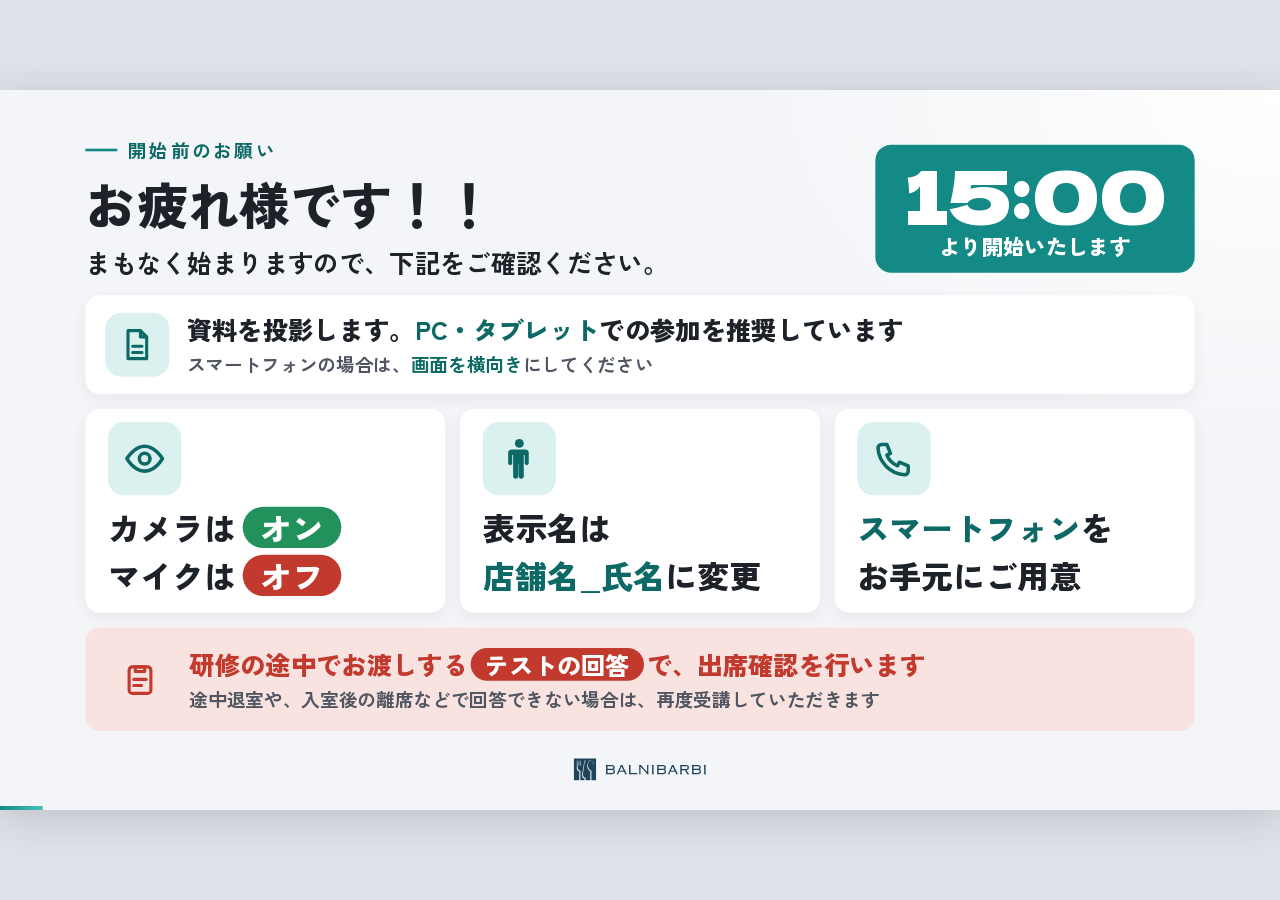
<file: training/ch00_kickoff.html>
<!doctype html>
<html lang="ja">
<head>
<meta charset="utf-8">
<title>キックオフ コンプライアンス・ガバナンス研修</title>
<link rel="preconnect" href="https://fonts.googleapis.com">
<link rel="preconnect" href="https://fonts.gstatic.com" crossorigin>
<link rel="stylesheet" href="https://fonts.googleapis.com/css2?family=Dela+Gothic+One&family=Zen+Kaku+Gothic+New:wght@400;500;700;900&display=swap">
<link rel="stylesheet" href="assets/deck.css">
<style>
/* キックオフだけで使う部品 */
.deck[data-accent="teal"] { --accent: #138a86; --accent-ink: #0d6965; --accent-soft: #daf1ef; --accent-2: #45c2b8; }
.c1 { --c: #e2600f; --cs: #fde8d9; } .c2 { --c: #22915c; --cs: #ddf2e7; } .c3 { --c: #6b5ce7; --cs: #e9e6fd; }
.c4 { --c: #c98a00; --cs: #fbf0d3; } .c5 { --c: #2f74d9; --cs: #e0ebfb; } .c6 { --c: #d6406a; --cs: #fbe2ea; }
.hdr { display: flex; flex-direction: column; gap: 14px; }
.red { color: var(--danger); }

/* 表紙：8つの研修のタイル */
.k-tiles { display: grid; grid-template-columns: repeat(4, 150px); gap: 18px; align-self: center; }
.k-tiles span { height: 150px; border-radius: 22px; background: var(--cs); color: var(--c); display: flex; flex-direction: column; justify-content: center; align-items: center; gap: 6px; font-weight: 900; font-size: 24px; box-shadow: 0 8px 24px rgba(29,33,40,.06); animation: kt 6s ease-in-out infinite; }
.k-tiles span b { font-family: var(--f-num); font-weight: 400; font-size: 40px; }
.k-tiles span:nth-child(2) { animation-delay: .5s; } .k-tiles span:nth-child(3) { animation-delay: 1s; } .k-tiles span:nth-child(4) { animation-delay: 1.5s; }
.k-tiles span:nth-child(5) { animation-delay: 2s; } .k-tiles span:nth-child(6) { animation-delay: 2.5s; } .k-tiles span:nth-child(7) { animation-delay: 3s; } .k-tiles span:nth-child(8) { animation-delay: 3.5s; }
@keyframes kt { 0%, 80%, 100% { transform: none; } 88% { transform: translateY(-10px); } }

/* 自社の実例 */
.k-big { display: flex; flex-direction: column; gap: 12px; }
.k-big .v { font-family: var(--f-num); font-size: 200px; line-height: .9; color: var(--danger); }
.k-big .v small { font-family: var(--f-body); font-size: 56px; font-weight: 900; margin-left: 8px; }
.k-big .k { font-size: 34px; font-weight: 900; }
.k-cases { display: flex; flex-direction: column; gap: 18px; }
.k-cases .card { flex-direction: row; align-items: center; gap: 24px; padding: 22px 28px; }
.k-cases p { font-size: 30px; }

/* クレームの経過 */
.k-steps { display: grid; grid-template-columns: repeat(4, minmax(0, 1fr)); gap: 40px; }
.k-steps li { position: relative; display: flex; flex-direction: column; gap: 12px; padding: 26px 26px; border-radius: 18px; background: var(--surface); box-shadow: 0 8px 24px rgba(29,33,40,.06); }
.k-steps li + li::before { content: ""; position: absolute; left: -32px; top: 60px; width: 24px; height: 24px; background: var(--danger); clip-path: polygon(0 18%, 55% 18%, 55% 0, 100% 50%, 55% 100%, 55% 82%, 0 82%); }
.k-steps .n { font-family: var(--f-num); font-size: 44px; line-height: 1; color: var(--danger); }
.k-steps b { font-size: 30px; line-height: 1.4; }
.k-steps p { font-size: 24px; line-height: 1.5; color: var(--ink-2); }
.k-quote { display: flex; align-items: center; gap: 30px; padding: 26px 36px; border-radius: 18px; background: var(--surface); border-left: 10px solid var(--danger); }
.k-quote p { font-size: 40px; font-weight: 900; line-height: 1.4; }
.k-quote small { display: block; font-size: 24px; font-weight: 700; color: var(--ink-2); margin-top: 6px; }

/* クレームのデータ */
.k-claims { display: grid; grid-template-columns: 560px 1fr; gap: 56px; flex: 1; min-height: 0; }
.k-yoy { display: flex; align-items: baseline; gap: 18px; }
.k-yoy .old { font-family: var(--f-num); font-size: 80px; color: #9aa3ae; }
.k-yoy .new { font-family: var(--f-num); font-size: 170px; line-height: 1; color: var(--danger); }
.k-yoy small { font-size: 40px; font-weight: 900; }
.k-yoy i { font-size: 56px; color: #9aa3ae; font-style: normal; }
.k-up { display: inline-flex; align-items: center; gap: 12px; font-size: 32px; font-weight: 900; color: var(--danger); background: var(--danger-soft); padding: 8px 22px; border-radius: 999px; }
.k-bars { display: flex; flex-direction: column; gap: 20px; }
.k-bars .r { display: grid; grid-template-columns: 400px 1fr; gap: 20px; align-items: center; }
.k-bars .lab { white-space: nowrap; font-size: 25px; font-weight: 700; text-align: right; }
.k-bars .b { display: flex; flex-direction: column; gap: 6px; }
.k-bars .b i { display: flex; align-items: center; justify-content: flex-end; height: 30px; padding-right: 10px; border-radius: 6px; font-style: normal; font-size: 22px; font-weight: 900; color: #fff; }
.k-bars .b i.n { background: var(--danger); }
.k-bars .b i.o { background: #c9ced6; color: var(--ink); height: 22px; font-size: 18px; }
.k-legend { display: flex; gap: 28px; justify-content: flex-end; font-size: 22px; color: var(--ink-2); font-weight: 700; }
.k-legend span::before { content: ""; display: inline-block; width: 18px; height: 18px; border-radius: 4px; margin-right: 8px; vertical-align: -2px; background: var(--danger); }
.k-legend span.o::before { background: #c9ced6; }
.k-src { font-size: 18px; color: var(--ink-2); }

/* 外の事例 */
.k-ext { display: grid; grid-template-columns: 1fr 1fr; gap: 36px; }
.k-ext .card { gap: 14px; padding: 30px 36px; }
.k-ext .yr { font-size: 26px; font-weight: 900; color: var(--ink-2); letter-spacing: .06em; }
.k-ext h3 { font-size: 44px; }
.k-ext .v { font-family: var(--f-num); font-size: 76px; line-height: 1.05; color: var(--danger); }
.k-ext .v small { font-family: var(--f-body); font-size: 34px; font-weight: 900; margin-left: 6px; color: var(--ink); }
.k-ext .card { position: relative; }
.k-ext .card p { padding-right: 230px; }
.k-ext svg.il { position: absolute; right: 34px; bottom: 26px; height: 120px; width: auto; }
.k-down { stroke-dasharray: 600; stroke-dashoffset: 600; animation: kdown 4s ease-in-out infinite; }
@keyframes kdown { 0% { stroke-dashoffset: 600; } 50%, 100% { stroke-dashoffset: 0; } }

/* ガバナンス崩壊 */
.k-gov { display: grid; grid-template-columns: 1fr 1fr; gap: 32px; flex: 1; min-height: 0; }
.k-gov .card { gap: 12px; padding: 26px 32px; }
.k-gov h3 { font-size: 42px; justify-content: space-between; }
.k-gov h3 small { font-size: 22px; font-weight: 700; color: var(--ink-2); }
.k-gov dl { display: grid; grid-template-columns: 150px 1fr; gap: 10px 18px; margin: 0; }
.k-gov dt { font-size: 22px; font-weight: 900; color: var(--danger); padding: 4px 0; border-top: 3px solid var(--danger-soft); }
.k-gov dd { margin: 0; font-size: 26px; line-height: 1.5; padding: 4px 0; border-top: 3px solid var(--surface-2); }
.k-gov .money { font-family: var(--f-num); font-size: 40px; color: var(--danger); }

/* 社会の動き */
.k-soc .card { flex-direction: row; align-items: center; gap: 30px; padding: 26px 34px; }
.k-soc h3 { font-size: 36px; }
.k-soc p { font-size: 28px; color: var(--ink-2); }
.k-soc .tag { font-size: 22px; font-weight: 900; color: var(--accent-ink); background: var(--accent-soft); padding: 4px 14px; border-radius: 999px; margin-left: 12px; white-space: nowrap; }

/* コンプライアンスとガバナンス */
.k-cg { display: grid; grid-template-columns: 1fr 1fr; gap: 36px; }
.k-cg .card { gap: 12px; padding: 24px 32px; }
.k-cg .w { font-size: 30px; font-weight: 900; color: var(--accent-ink); letter-spacing: .06em; }
.k-cg h3 { font-size: 44px; }
.k-cg .chips { gap: 10px; }
.k-cg .chips span { font-size: 24px; padding: 6px 18px; }
.k-cg .ex { font-size: 24px; color: var(--ink-2); line-height: 1.6; }
.k-case { display: flex; flex-direction: column; gap: 6px; padding: 14px 20px; border-radius: 14px; background: var(--danger-soft); }
.k-case b { font-size: 22px; color: var(--danger); letter-spacing: .06em; }
.k-case p { font-size: 26px; line-height: 1.5; font-weight: 700; }
.k-gv { display: flex; flex-direction: column; gap: 8px; }
.k-gv li { display: grid; grid-template-columns: 180px 26px 1fr; align-items: center; gap: 10px; }
.k-gv span { white-space: nowrap; letter-spacing: 0; padding: 4px 4px !important; font-size: 20px; font-weight: 900; text-align: center; padding: 4px 8px; border-radius: 999px; background: #fff; color: var(--danger); }
.k-gv i { height: 4px; background: var(--danger); position: relative; }
.k-gv i::after { content: ""; position: absolute; right: -2px; top: -6px; border: 8px solid transparent; border-left: 10px solid var(--danger); border-right: 0; }
.k-gv p { font-size: 24px; line-height: 1.4; font-weight: 700; }
.k-gv p b { font-size: 24px; color: var(--ink); letter-spacing: 0; }
.k-case small { font-size: 22px; color: var(--ink-2); font-weight: 700; }
.k-cg .card.gv { background: var(--accent-soft); }
.k-role { display: flex; align-items: center; gap: 28px; padding: 16px 36px; border-radius: 18px; background: var(--surface); box-shadow: 0 8px 24px rgba(29,33,40,.06); }
.k-role b { font-size: 40px; }
.k-role span { font-size: 32px; font-weight: 700; }
.k-role .plus { font-family: var(--f-num); font-size: 48px; color: var(--accent); }

/* 方針 */
.k-pol { display: grid; grid-template-columns: 1fr 1fr; gap: 26px; }
.k-pol .card { flex-direction: row; align-items: center; gap: 26px; padding: 30px 34px; }
.k-pol .n { font-family: var(--f-num); font-size: 64px; line-height: 1; color: var(--accent); }
.k-pol p { font-size: 32px; font-weight: 700; line-height: 1.45; }
.k-pol .card.top { grid-column: span 2; background: var(--accent-soft); }
.k-pol .card.top p { font-size: 44px; font-weight: 900; }

/* 取締役メッセージ */
.k-dir { align-items: flex-start; justify-content: center; gap: 28px; }
.k-dir .who { font-size: 120px; font-weight: 900; letter-spacing: .06em; line-height: 1.1; }
.k-dir .rule { width: 160px; height: 6px; background: var(--accent); border-radius: 3px; }

.k-doc { background: #fff; padding: 0; align-items: center; justify-content: flex-start; }
.k-doc img { height: 960px; width: auto; margin-top: 16px; display: block; }
.k-srv { display: grid; grid-template-columns: 640px 1fr; gap: 64px; flex: 1; min-height: 0; margin-top: -30px; }
.k-srv-l { display: flex; flex-direction: column; justify-content: center; gap: 10px; }
.k-srv-l img { width: 100%; height: auto; mix-blend-mode: multiply; animation: kfloat 5s ease-in-out infinite; }
.k-srv-l .sync { font-style: italic; font-family: Georgia, serif; font-size: 44px; color: #e8551c; text-align: right; }
@keyframes kfloat { 0%, 100% { transform: rotate(-1deg); } 50% { transform: rotate(1deg) translateY(-6px); } }
.k-srv-r { display: flex; flex-direction: column; gap: 20px; justify-content: center; }
.k-srv-r .lead { font-size: 32px; }
.k-when2 { display: flex; align-items: center; gap: 16px; align-self: flex-start; padding: 12px 26px; border-radius: 999px; background: #fde8d9; color: #b44a0a; }
.k-when2 .i { font-size: 34px; }
.k-when2 b { font-size: 34px; }
.k-when2 span { font-size: 24px; font-weight: 700; }
.k-req { display: flex; flex-direction: column; gap: 14px; }
.k-req .card { flex-direction: row; align-items: center; gap: 22px; padding: 18px 26px; }
.k-req .n { flex: none; width: 60px; height: 60px; border-radius: 50%; display: grid; place-items: center; background: #e8551c; color: #fff; font-family: var(--f-num); font-size: 30px; }
.k-req b { display: block; font-size: 34px; }
.k-req small { display: block; font-size: 24px; color: var(--ink-2); font-weight: 700; line-height: 1.45; margin-top: 4px; }
.k-thx { font-size: 32px; font-weight: 700; }
.k-thx b { color: #e8551c; }
@media (prefers-reduced-motion: reduce) { .k-srv-l img { animation: none; } }
.k-pre { gap: 22px; padding-top: 70px; padding-bottom: 130px; }
.k-pre-hd { display: flex; justify-content: space-between; align-items: center; gap: 40px; }
.k-pre .title { font-size: 76px; }
.k-pre .lead { font-size: 38px; font-weight: 700; }
.k-start { display: flex; flex-direction: column; align-items: center; padding: 18px 44px; border-radius: 24px; background: var(--accent); color: #fff; animation: d-pulse 2.4s ease-in-out infinite; }
.k-start b { font-family: var(--f-num); font-weight: 400; font-size: 110px; line-height: 1; }
.k-start span { font-size: 32px; font-weight: 900; }
.k-pre-list { display: grid; grid-template-columns: 1fr 1fr 1fr; gap: 22px; flex: 1; min-height: 0; grid-template-rows: auto 1fr auto; }
.k-pre-list li { display: flex; align-items: center; gap: 26px; padding: 24px 30px; border-radius: 22px; background: var(--surface); box-shadow: 0 8px 24px rgba(29,33,40,.06); }
.k-pre-list .ico { width: 96px; height: 96px; font-size: 56px; border-radius: 24px; }
.k-pre-list b { display: block; font-size: 38px; line-height: 1.4; }
.k-pre-list small { display: block; font-size: 28px; color: var(--ink-2); font-weight: 700; line-height: 1.45; margin-top: 6px; }
.k-pre-list em { font-style: normal; }
.k-pre-list .hi { color: var(--accent-ink); background: linear-gradient(transparent 58%, #f8d26a 58%); background-size: 0% 100%; background-repeat: no-repeat; animation: hl 3.6s ease-in-out infinite; }
.k-pre-list .hi2 { color: var(--accent-ink); }
@keyframes hl { 0% { background-size: 0% 100%; } 30%, 85% { background-size: 100% 100%; } 100% { background-size: 0% 100%; } }
.k-pre-list .on, .k-pre-list .off { display: inline-block; margin-left: 10px; padding: 0 22px; border-radius: 999px; color: #fff; font-size: 40px; line-height: 1.35; animation: blink2 1.8s ease-in-out infinite; }
.k-pre-list .on { background: var(--ok); }
.k-pre-list .off { background: var(--danger); animation-delay: .9s; }
.k-pre-list li.att .off { font-size: 36px; margin: 0 4px; }
@keyframes blink2 { 0%, 100% { transform: scale(1); box-shadow: 0 0 0 0 rgba(0,0,0,.12); } 50% { transform: scale(1.08); box-shadow: 0 0 0 10px rgba(0,0,0,0); } }
.k-pre-list li:first-child { grid-column: span 3; }
.k-pre-list li:not(:first-child):not(.att) { flex-direction: column; align-items: flex-start; justify-content: center; gap: 12px; padding: 20px 34px; }
.k-pre-list li:not(:first-child):not(.att) .ico { width: 110px; height: 110px; font-size: 64px; }
.k-pre-list li:not(:first-child):not(.att) b { font-size: 48px; line-height: 1.5; }
.k-pre-list li:not(:first-child):not(.att) .on, .k-pre-list li:not(:first-child):not(.att) .off { font-size: 48px; line-height: 1.3; padding: 0 26px; }
.k-pre-list li.att { grid-column: span 3; background: var(--danger-soft); box-shadow: none; animation: attb 2.4s ease-in-out infinite; border: 4px solid transparent; }
.k-pre-list li.att b { color: var(--danger); }
@keyframes attb { 0%, 100% { border-color: transparent; } 50% { border-color: var(--danger); } }
@media (prefers-reduced-motion: reduce) { .k-pre-list .hi, .k-pre-list .on, .k-pre-list .off, .k-pre-list li.att { animation: none; background-size: 100% 100%; } }
/* テスト */
.k-test { display: grid; grid-template-columns: repeat(3, minmax(0, 1fr)); gap: 28px; }
.k-test .card { gap: 10px; padding: 26px 30px; }
.k-test .v { font-family: var(--f-num); font-size: 110px; line-height: 1; color: var(--accent); }
.k-test .v small { font-family: var(--f-body); font-size: 40px; font-weight: 900; margin-left: 6px; }
.k-test b { font-size: 32px; }
.k-test p { font-size: 24px; color: var(--ink-2); line-height: 1.5; }
.k-test .card.ng { border-color: var(--danger); }
.k-test .card.ng .v { color: var(--danger); }
.k-qr { display: flex; align-items: center; gap: 36px; padding: 22px 32px; border-radius: 18px; background: var(--surface); box-shadow: 0 8px 24px rgba(29,33,40,.06); }
.k-qr svg { width: 210px; height: 210px; flex: none; border-radius: 10px; }
.k-qr b { display: block; font-size: 34px; }
.k-qr .url { font-size: 26px; font-weight: 900; color: var(--accent-ink); margin-top: 6px; }
.k-qr p { font-size: 24px; color: var(--ink-2); line-height: 1.6; margin-top: 8px; }
.k-qr .att { display: inline-block; margin-top: 10px; padding: 6px 18px; border-radius: 999px; background: var(--danger-soft); color: var(--danger); font-weight: 900; font-size: 24px; }

/* テスト中：30分タイマー */
.k-timer { flex: 1; display: flex; flex-direction: column; align-items: center; justify-content: center; gap: 22px; }
.k-timer .msg { font-size: 44px; font-weight: 900; }
.k-timer .msg2 { font-size: 30px; color: var(--ink-2); font-weight: 700; }
.k-clock { font-family: var(--f-num); font-size: 300px; line-height: 1; color: var(--accent); letter-spacing: .02em; }
.k-clock.warn { color: var(--danger); }
.k-track { width: 1100px; height: 18px; border-radius: 9px; background: var(--surface-2); overflow: hidden; }
.k-track i { display: block; height: 100%; background: linear-gradient(90deg, var(--accent), var(--accent-2)); transform-origin: left; transition: transform .9s linear; }
.k-track.warn i { background: var(--danger); }
.k-end { font-size: 44px; font-weight: 900; color: var(--danger); visibility: hidden; }
.k-end.show { visibility: visible; animation: d-pulse 2s ease-in-out infinite; }
.k-ctrl { display: flex; gap: 20px; }
.k-ctrl button { font: inherit; font-size: 30px; font-weight: 900; padding: 14px 44px; border-radius: 999px; border: 3px solid var(--accent); background: #fff; color: var(--accent-ink); cursor: pointer; }
.k-ctrl button.primary { background: var(--accent); color: #fff; }
.k-ctrl small { align-self: center; font-size: 22px; color: var(--ink-2); }
.k-badge { position: absolute; top: 34px; right: 40px; z-index: 7; display: none; align-items: center; gap: 12px; padding: 10px 24px; border-radius: 999px; background: #fff; box-shadow: 0 6px 20px rgba(29,33,40,.12); font-size: 26px; font-weight: 900; color: var(--accent-ink); }
.k-badge b { font-family: var(--f-num); font-weight: 400; font-size: 34px; }
.k-badge.show { display: inline-flex; }
.k-badge.warn { color: var(--danger); }

/* 採点結果の見方 */
.k-res { display: grid; grid-template-columns: 1fr 700px; gap: 48px; flex: 1; min-height: 0; align-items: center; }
.k-res ol { display: flex; flex-direction: column; gap: 22px; }
.k-res li { display: flex; gap: 22px; align-items: flex-start; padding: 22px 28px; border-radius: 18px; background: var(--surface); box-shadow: 0 8px 24px rgba(29,33,40,.06); }
.k-res li .n { font-family: var(--f-num); font-size: 48px; line-height: 1; color: var(--accent); }
.k-res li b { display: block; font-size: 32px; line-height: 1.4; }
.k-res li small { display: block; font-size: 24px; color: var(--ink-2); line-height: 1.5; margin-top: 6px; }
.k-res li.key { background: var(--accent-soft); }
.k-dash { background: var(--surface); border-radius: 18px; padding: 26px 30px; box-shadow: 0 8px 24px rgba(29,33,40,.06); display: flex; flex-direction: column; gap: 12px; }
.k-dash .t { font-size: 24px; font-weight: 900; color: var(--ink-2); }
.k-dash .r { display: grid; grid-template-columns: 170px 1fr 60px; gap: 14px; align-items: center; font-size: 22px; font-weight: 700; }
.k-dash .r i { height: 22px; border-radius: 6px; background: var(--accent); display: block; }
.k-dash .r.low i { background: var(--danger); }
.k-dash .r.low { color: var(--danger); }
.k-dash .r span:last-child { font-family: var(--f-num); font-weight: 400; text-align: right; }

/* 8つの研修と5つの視点 */
.k-five { display: grid; grid-template-columns: repeat(5, minmax(0, 1fr)); gap: 22px; align-items: start; margin-top: 20px; }
.k-five .col { display: flex; flex-direction: column; gap: 16px; padding: 28px 22px; border-radius: 20px; background: var(--surface); box-shadow: 0 8px 24px rgba(29,33,40,.06); align-items: center; text-align: center; }
.k-five .col .ico { width: 110px; height: 110px; font-size: 64px; border-radius: 28px; }
.k-five h3 { font-size: 40px; font-weight: 900; }
.k-five .ch { display: flex; flex-direction: column; gap: 10px; width: 100%; }
.k-five .ch span { padding: 12px 10px; border-radius: 14px; background: var(--cs); color: var(--c); font-size: 26px; font-weight: 900; line-height: 1.3; }
.k-five .ch span small { display: block; font-family: var(--f-num); font-weight: 400; font-size: 20px; }

/* 章の紹介（2章ずつ） */
.k-pair { display: grid; grid-template-columns: 1fr 1fr; gap: 32px; flex: 1; min-height: 0; }
.k-ch { display: flex; flex-direction: column; gap: 14px; padding: 28px 34px; border-radius: 20px; background: var(--surface); box-shadow: 0 8px 24px rgba(29,33,40,.06); border-top: 10px solid var(--c); }
.k-ch .no { font-family: var(--f-num); font-size: 30px; color: var(--c); }
.k-ch h3 { font-size: 46px; font-weight: 900; line-height: 1.2; }
.k-ch .theme { font-size: 38px; font-weight: 900; line-height: 1.4; color: var(--c); }
.k-ch .one { font-size: 26px; line-height: 1.55; color: var(--ink-2); }
.k-ch ul { display: flex; flex-direction: column; gap: 10px; margin-top: auto; }
.k-ch li { display: flex; gap: 16px; align-items: center; font-size: 25px; line-height: 1.45; }
.k-ch li b { flex: none; width: 52px; height: 52px; border-radius: 50%; display: grid; place-items: center; background: var(--cs); color: var(--c); font-family: var(--f-num); font-weight: 400; font-size: 24px; }
.k-ch li b.ex { width: auto; padding: 0 14px; border-radius: 999px; font-family: var(--f-body); font-weight: 900; font-size: 20px; }
.k-link { display: inline-flex; align-self: flex-start; align-items: center; gap: 10px; padding: 6px 18px; border-radius: 999px; background: var(--surface-2); font-size: 22px; font-weight: 700; color: var(--ink-2); }

/* 受講の進め方 */
.k-way { --n: 3; }
.k-way > li { gap: 16px; }
.k-way h3 { font-size: 36px; line-height: 1.35; }
.k-way p { font-size: 26px; color: var(--ink-2); }

/* 日程 */
.k-sch { display: grid; grid-template-columns: 1fr 1fr; gap: 36px; }
.k-sch .card { border-top: 10px solid var(--c); gap: 18px; padding: 30px 38px; }
.k-sch .tag { align-self: flex-start; font-size: 22px; font-weight: 900; padding: 4px 16px; border-radius: 999px; background: var(--cs); color: var(--c); }
.k-sch h3 { font-size: 52px; }
.k-sch .ds { display: flex; gap: 22px; }
.k-sch .ds span { flex: 1; display: flex; flex-direction: column; align-items: center; padding: 18px 10px; border-radius: 16px; background: var(--cs); }
.k-sch .ds b { font-family: var(--f-num); font-weight: 400; font-size: 64px; line-height: 1.1; color: var(--c); }
.k-sch .ds small { font-size: 28px; font-weight: 900; }
.k-sch .note { font-size: 24px; color: var(--ink-2); line-height: 1.55; }
.k-when { display: flex; align-items: center; gap: 24px; padding: 20px 34px; border-radius: 18px; background: var(--surface); box-shadow: 0 8px 24px rgba(29,33,40,.06); font-size: 34px; font-weight: 900; }
.k-when .must { margin-left: auto; color: var(--danger); background: var(--danger-soft); padding: 6px 22px; border-radius: 999px; font-size: 28px; }

/* ガイドブック */
.k-guide { display: grid; grid-template-columns: 1fr 520px; gap: 48px; flex: 1; min-height: 0; align-items: center; }
.k-guide .pts { display: flex; flex-direction: column; gap: 16px; }
.k-guide .pts .card { flex-direction: row; align-items: center; gap: 22px; padding: 18px 26px; }
.k-guide .pts .ico { width: 72px; height: 72px; font-size: 40px; border-radius: 18px; }
.k-guide .pts p { font-size: 28px; font-weight: 700; }
.k-gqr { display: flex; flex-direction: column; align-items: center; gap: 14px; padding: 30px; border-radius: 20px; background: var(--surface); box-shadow: 0 8px 24px rgba(29,33,40,.06); }
.k-gqr svg { width: 250px; height: 250px; }
.k-gqr b { font-size: 28px; }
.k-gqr .url { font-size: 22px; font-weight: 900; color: var(--accent-ink); }
.k-idpw { display: flex; gap: 14px; width: 100%; }
.k-idpw span { flex: 1; display: flex; flex-direction: column; align-items: center; padding: 10px 8px; border-radius: 14px; background: var(--accent-soft); }
.k-idpw small { font-size: 22px; font-weight: 900; color: var(--accent-ink); letter-spacing: .1em; }
.k-idpw b { font-family: var(--f-num); font-weight: 400; font-size: 52px; line-height: 1.1; color: var(--ink); letter-spacing: .04em; }
.k-ask { display: flex; gap: 20px; }
.k-ask > div { flex: 1; display: flex; align-items: center; gap: 18px; padding: 16px 24px; border-radius: 16px; font-size: 26px; font-weight: 700; line-height: 1.45; }
.k-ask .ok { background: var(--ok-soft); }
.k-ask .ok .i { color: var(--ok); font-size: 40px; }
.k-ask .ng { background: var(--danger-soft); }
.k-ask .ng .i { color: var(--danger); font-size: 40px; }
@media (prefers-reduced-motion: reduce) { .k-tiles span, .k-down { animation: none; } }
</style>
<script>
/* 発表者ウィンドウ（P）にも、テストのタイマーの操作を出す */
(function () {
  const open0 = window.open;
  window.open = function () {
    const w = open0.apply(window, arguments);
    if (w) setTimeout(function () { if (window.kTimerHook) window.kTimerHook(w); }, 400);
    return w;
  };
})();
</script>
</head>
<body>
<div class="deck" data-chapter="キックオフ　コンプライアンス・ガバナンス研修" data-accent="teal">

  <!-- 00 開始前のお願い -->
  <section class="slide k-pre" data-min="0" data-no-footer>
    <div class="k-pre-hd">
      <div class="hdr"><div class="eyebrow" data-in>開始前のお願い</div><h2 class="title" data-in style="--d:1">お疲れ様です！！</h2><p class="lead" data-in style="--d:2">まもなく始まりますので、下記をご確認ください。</p></div>
      <div class="k-start" data-in style="--d:2"><b>15:00</b><span>より開始いたします</span></div>
    </div>
    <ul class="k-pre-list">
      <li data-in style="--d:3"><span class="ico a-bob"><svg class="i"><use href="#i-doc"/></svg></span><p><b>資料を投影します。<em class="hi">PC・タブレット</em>での参加を推奨しています</b><small>スマートフォンの場合は、<em class="hi2">画面を横向き</em>にしてください</small></p></li>
      <li data-in style="--d:4"><span class="ico a-bob" style="animation-delay:.3s"><svg class="i"><use href="#i-eye"/></svg></span><p><b>カメラは<em class="on">オン</em></b><b>マイクは<em class="off">オフ</em></b></p></li>
      <li data-in style="--d:5"><span class="ico a-bob" style="animation-delay:.6s"><svg class="i"><use href="#i-person"/></svg></span><p><b>表示名は</b><b><em class="hi">店舗名_氏名</em>に変更</b></p></li>
      <li data-in style="--d:6"><span class="ico a-bob" style="animation-delay:.9s"><svg class="i"><use href="#i-phone"/></svg></span><p><b><em class="hi">スマートフォン</em>を</b><b>お手元にご用意</b></p></li>
      <li class="att" data-in style="--d:7"><span class="ico danger a-ring"><svg class="i"><use href="#i-clipboard"/></svg></span><p><b>研修の途中でお渡しする<em class="off">テストの回答</em>で、出席確認を行います</b><small>途中退室や、入室後の離席などで回答できない場合は、再度受講していただきます</small></p></li>
    </ul>
    <aside class="notes">（開始前：入室した方から見えるように、このスライドを表示しておく。15:00になったら次のスライド〈表紙〉へ進む）
【開始前のお願い】
お疲れ様です！！　まもなく始まりますので、下記をご確認ください。15:00より開始いたします。
・資料を投影します。PC・タブレットでの参加を推奨しています。スマートフォンの場合は画面を横向きにしてください。
・カメラはオンにしてください。マイクはオフ。
・表示名は「店舗名_氏名」に変更してください。
・スマートフォンをお手元にご用意ください。
・研修の途中でお渡しするテストの回答で、出席確認を行います。途中退室、入室後の離席などで回答できない場合、再度受講していただきます。</aside>
  </section>

  <!-- 01 表紙 -->
  <section class="slide glow cover" data-min="1" data-no-footer>
    <div class="split" style="grid-template-columns:1fr auto;align-items:center">
      <div style="display:flex;flex-direction:column;gap:30px">
        <div class="chapter" data-in style="--d:0">キックオフ</div>
        <h1 data-in style="--d:1;font-size:104px;line-height:1.2;white-space:nowrap">コンプライアンス・<br>ガバナンス研修</h1>
        <p class="sub" data-in style="--d:2">バルニバービグループ　全社共通方針</p>
      </div>
      <div class="k-tiles" data-in style="--d:3" aria-hidden="true">
        <span class="c1"><b>1</b>防災</span><span class="c2"><b>2</b>衛生</span><span class="c3"><b>3</b>労務</span><span class="c3"><b>3-2</b>ハラスメント</span>
        <span class="c4"><b>4</b>経理</span><span class="c5"><b>5</b>法務</span><span class="c5"><b>5-2</b>メニュー</span><span class="c6"><b>6</b>情報管理</span>
      </div>
    </div>
    <aside class="notes">本日はありがとうございます。HCM部の坂本です。
今日は、コンプライアンス・ガバナンス研修の全体説明会を行わせていただきます。
コンプライアンス、ガバナンスと聞いても、正直ピンとこない方も多いと思います。
なぜ今やるのか。何が大事なのか。ここまで皆さんを集めてやる理由はどこにあるのか。
実際に起きた事例を見ながら、「コンプライアンスとガバナンスって何なのか」を理解していただいた上で、これから行う研修がどういうものかをお伝えしていきます。
流れとしては、社内の事例、社外の事例、2つの言葉の整理、そして研修の中身の順でお話しします。</aside>
  </section>

  <!-- 02 自社の実例：処分 -->
  <section class="slide" data-min="1">
    <div class="hdr"><div class="eyebrow" data-in>自社の実例</div><h2 class="title" data-in style="--d:1">まず、私たち自身の話から</h2></div>
    <div class="split" style="grid-template-columns:560px 1fr;align-items:center;gap:56px">
      <div class="k-big" data-in style="--d:2"><div class="v"><span data-count="40">40</span><small>件以上</small></div><div class="k">懲戒処分に至った事案<br><span class="muted" style="font-size:26px;font-weight:700">過去数年間</span></div></div>
      <div class="k-cases">
        <div class="card" data-step="1"><span class="ico danger"><svg class="i"><use href="#i-yen"/></svg></span><p>売上金の着服は、<b>取締役自身によるもの</b>も複数件</p></div>
        <div class="card" data-step="1"><span class="ico danger"><svg class="i"><use href="#i-person"/></svg></span><p>ハラスメントを理由に、<b>取締役自身が辞任</b>した事案も</p></div>
        <div class="card" data-step="1"><span class="ico danger"><svg class="i"><use href="#i-building"/></svg></span><p>「未事故」でも、<b>施設からの罰金や役員報酬の減額</b>が発生</p></div>
      </div>
    </div>
    <div class="alert" data-step="2"><svg class="i"><use href="#i-alert"/></svg><p>立場に関係なく、<b>仕組みがなければ起きてしまう</b></p></div>
    <aside class="notes">では、社内で起きたことから見ていきます。社内でのコンプライアンス違反や、ガバナンスの不備によって懲戒処分に至った事案は、過去数年間で40件以上ありました。
［クリック］売上金の着服は、取締役自身によるものも複数件。ハラスメントで取締役が辞任した事案もあります。
［クリック］誰かを責めるための話ではありません。仕組みがなければ、立場に関係なく起きる、ということです。</aside>
  </section>

  <!-- 03 クレーム：実際の1件 -->
  <section class="slide" data-min="1">
    <div class="hdr"><div class="eyebrow" data-in>自社の実例｜お客様からのクレーム</div><h2 class="title" data-in style="--d:1">実際にあった1件</h2></div>
    <ol class="k-steps">
      <li data-step="1"><span class="n">1</span><b>スタッフが、お客様に飲み物をかけてしまう</b><p>服は下着まで濡れ、バッグの中のスマートフォンまで濡れた</p></li>
      <li data-step="1"><span class="n">2</span><b>店長は不在。責任を持って対応できる人がいない</b><p>危うく、そのまま帰されるところだった</p></li>
      <li data-step="2"><span class="n">3</span><b>補償の話は進まず、メールにも返事がない</b><p>対応は二転三転し、お客様から言い出さないと何も進まない</p></li>
      <li data-step="2"><span class="n">4</span><b>お客様から本部へ、直接クレーム</b><p>店では終わらず、会社への不信感に</p></li>
    </ol>
    <div class="k-quote" data-step="2"><span class="ico danger"><svg class="i"><use href="#i-chat"/></svg></span><p>「責任を持って対応してくださる、他の方にお願いいたします。」<small>― 本部に届いたお客様の言葉</small></p></div>
    <div class="alert" data-step="3"><svg class="i"><use href="#i-alert"/></svg><p>こぼすことは、どの店でも起こり得る。<b>問題は、その後。</b></p></div>
    <aside class="notes">次に、お客様からのクレームです。実際にあった1件をお話しします。
［クリック］ある店舗で、スタッフがお客様に飲み物をかけてしまいました。服は下着まで濡れ、スマートフォンまで濡れてしまいました。
その日は店長が不在で、責任を持って対応できる人がいませんでした。
［クリック］その後もメールに返事がなく、最後に本部に届いたのは「責任を持って対応してくださる他の方にお願いします」という言葉でした。
［クリック］こぼすこと自体は、どの店でも起こり得ます。問題は、起きてからの対応が、店舗によってまちまちになっていることです。</aside>
  </section>

  <!-- 04 クレーム：データ -->
  <section class="slide" data-min="1">
    <div class="hdr"><div class="eyebrow" data-in>自社の実例｜お客様からのクレーム</div><h2 class="title" data-in style="--d:1">クレームは、増えている</h2></div>
    <div class="k-claims">
      <div style="display:flex;flex-direction:column;gap:20px">
        <p class="cap" data-in style="--d:2;font-weight:700;color:var(--ink)">1〜9月のクレーム報告件数</p>
        <div class="k-yoy" data-in style="--d:2"><span class="old">53</span><i>→</i><span class="new" data-count="66">66</span><small>件</small></div>
        <span class="k-up" data-in style="--d:3;align-self:flex-start">前年同期比 ＋25%</span>
        <div class="card" data-step="2" style="padding:22px 26px;gap:8px;margin-top:10px"><p style="font-size:28px;font-weight:900">ミスそのものより、その後の対応で大きくなる</p><p class="cap">「責任者に報告しない」「説明がない」といった事後対応で本部クレームに。<b class="red">約7割</b>は後日、本部経由で届いている</p></div>
      </div>
      <div style="display:flex;flex-direction:column;gap:18px;justify-content:center" data-step="1">
        <p style="font-size:30px;font-weight:900">研修に関わるテーマの件数</p>
        <div class="k-bars">
          <div class="r"><span class="lab">衛生・異物・アレルギー</span><span class="b"><i class="n grow" style="width:81%">13</i><i class="o grow" style="width:44%">7</i></span></div>
          <div class="r"><span class="lab">料金・表記・会計ミス</span><span class="b"><i class="n grow" style="width:94%">15</i><i class="o grow" style="width:38%">6</i></span></div>
          <div class="r"><span class="lab">接客態度・言葉遣い</span><span class="b"><i class="n grow" style="width:88%">14</i><i class="o grow" style="width:75%">12</i></span></div>
          <div class="r"><span class="lab">初期対応・責任者対応の不備</span><span class="b"><i class="n grow" style="width:50%">8</i><i class="o grow" style="width:38%">6</i></span></div>
          <div class="r"><span class="lab">スタッフの私語・身だしなみ</span><span class="b"><i class="n grow" style="width:44%">7</i><i class="o grow" style="width:13%">2</i></span></div>
        </div>
        <div class="k-legend"><span>2026年1〜9月</span><span class="o">2025年1〜9月</span></div>
        <p class="k-src">出典：クレーム報告（2024年8月〜2026年9月）。テーマ別件数はクレーム内容のキーワードによる自動判定の目安で、1件が複数テーマに該当する場合あり。</p>
      </div>
    </div>
    <aside class="notes">そして、これは1件だけではありません。今年1〜9月のクレームは66件。昨年同時期の53件から25%増えています。
［クリック］衛生や異物、表記のミス、そして「責任者に報告しない」といった、起きた後の対応で大きくなるクレームが増えています。
［クリック］起きたことが共有されていない。問題が起きたときにどう動くかが決まらないまま、お店が運営されている。これが、私たちの一番の課題です。</aside>
  </section>

  <!-- 05 現場から始まった不祥事 -->
  <section class="slide" data-min="0.5">
    <div class="hdr"><div class="eyebrow" data-in>外の事例</div><h2 class="title" data-in style="--d:1">現場から始まった不祥事</h2></div>
    <div class="k-ext">
      <div class="card" data-step="1"><span class="yr">2024年7月</span><h3>うなぎ弁当の食中毒</h3><div class="v">1<small>名死亡（90代の女性）</small></div><p>従業員が<b class="red">素手で作業</b>していた</p>
        <svg class="il" viewBox="0 0 200 140" aria-hidden="true"><rect x="16" y="40" width="168" height="90" rx="14" fill="#fde8d9" stroke="#e2600f" stroke-width="5"/><path d="M100 40v90" stroke="#e2600f" stroke-width="4"/><rect x="10" y="24" width="180" height="22" rx="10" fill="#fff" stroke="#e2600f" stroke-width="5" class="a-bob"/><g fill="#c23a2e"><circle cx="52" cy="80" r="6" class="a-pulse"/><circle cx="72" cy="104" r="5" class="a-pulse" style="animation-delay:.6s"/><circle cx="136" cy="76" r="6" class="a-pulse" style="animation-delay:1.2s"/><circle cx="150" cy="106" r="5" class="a-pulse" style="animation-delay:.3s"/></g></svg></div>
      <div class="card" data-step="2"><span class="yr">2019年</span><h3>アルバイトの動画投稿</h3><div class="v">約27億円<small>の下落</small></div><p>1人の投稿で、親会社の株価が<b class="red">1日で</b>下がった</p>
        <svg class="il" viewBox="0 0 200 140" aria-hidden="true"><path d="M10 130h180M10 130V10" stroke="#c9ced6" stroke-width="4"/><path class="k-down" d="M14 30l40 10 30 -8 30 20 26 50 40 18" fill="none" stroke="#c23a2e" stroke-width="7" stroke-linecap="round" stroke-linejoin="round"/></svg></div>
    </div>
    <p class="lead" data-step="3">いずれも、現場の<b>「たった一人」「たった一度の妥協」</b>から始まっている。</p>
    <aside class="notes">次に、社外の事例です。実際にバルニバービで起きたような小さなほころびが、外では大きな事件になっています。
［クリック］うなぎ弁当の食中毒では、素手での作業から、90代の女性が亡くなりました。
［クリック］アルバイト1人の動画投稿で、株価が1日で27億円下がった会社もあります。
［クリック］どれも、現場の「たった一人」「たった一度の妥協」から始まっています。</aside>
  </section>

  <!-- 06 ガバナンス崩壊の代償 -->
  <section class="slide" data-min="1.5">
    <div class="hdr"><div class="eyebrow" data-in>社会の動き</div><h2 class="title" data-in style="--d:1">ガバナンス崩壊の代償</h2></div>
    <div class="k-gov">
      <div class="card" data-step="1"><h3>フジテレビ<small>2024年12月〜</small></h3>
        <dl><dt>何が問題か</dt><dd>社員の被害を幹部は把握していたのに、<b>社内で報告・共有しなかった</b></dd>
        <dt>結果</dt><dd>100社以上のスポンサーが離れ、社長・会長が辞任。損害額は<br><span class="money">約453億円</span></dd>
        <dt>訴訟</dt><dd>会社が元社長らに<b class="red">50億円</b>、株主が旧経営陣に<b class="red">233億円</b>の賠償を求めて提訴</dd></dl></div>
      <div class="card" data-step="2"><h3>プルデンシャル生命<small>2026年1月公表</small></h3>
        <dl><dt>何が問題か</dt><dd>売上を上げる人ほど評価され、周りが口を出せず、<b>誰もチェックしていなかった</b></dd>
        <dt>結果</dt><dd>35年間で107人が<br><span class="money">約31億円</span>を不正受領</dd>
        <dt>処分</dt><dd>社長辞任・新規販売の自粛。金融庁から業務停止命令</dd></dl></div>
    </div>
    <div class="alert" data-step="3" style="padding:18px 30px"><svg class="i"><use href="#i-alert"/></svg><p>報告・共有ができていない。個人任せにしている。<b>それこそが、最大のガバナンスリスクになる。</b></p></div>
    <aside class="notes">そして、するべき報告や共有、チェックができていなかった事例のうち、会社の規模や社会への影響の大きさから、ニュースで大きく取り上げられたのがこの2つです。
［クリック］フジテレビでは、女性アナウンサーが、番組に出演していたタレントから性被害を受けたと社内に相談していました。その情報は社長を含む幹部まで上がっていましたが、幹部は「プライベートな男女間のトラブル」と判断し、コンプライアンスの担当部署にも取締役会にも報告・共有しませんでした。被害を受けた社員を守ることより、タレントとの関係や番組を優先し、その番組は1年半近く続けられました。第三者委員会は、これを「業務の延長線上の性暴力」と認定し、会社の対応は被害者への二次加害だったと指摘しています。その結果、100社以上のスポンサーが離れ、社長・会長は辞任しました。会社が被った損害は約453億円にのぼります。さらに、会社は元社長と元専務に50億円の損害賠償を求めて提訴し、株主からも旧経営陣に233億円の賠償を求める株主代表訴訟が起こされています。
［クリック］プルデンシャル生命では、営業社員や元社員が、お客様に「社員しか買えない株がある」といった架空の投資話を持ちかけたり、個人的にお金を借りて返さなかったりして、お金をだまし取っていました。1991年から2025年まで、およそ35年間で関わった社員・元社員は107人、被害にあったお客様は約500人、金額は約31億円にのぼります。2024年に元社員が逮捕されたことをきっかけに、会社が全顧客を調べて、ようやく全体が明らかになりました。売上を上げる人ほど評価され、周りが口を出せず、誰もチェックしていなかった。会社自身も、営業の制度、経営の管理体制、組織の風土の3つに構造的な問題があったと認めています。社長は辞任し、新規の販売は止まり、金融庁からは3か月を超える業務停止命令を受けました。
［クリック］報告・共有ができていないこと、個人任せにしていること。これは、私たちのクレームと同じ構造です。</aside>
  </section>

  <!-- 07 社会の動き -->
  <section class="slide" data-min="0.5">
    <div class="hdr"><div class="eyebrow" data-in>社会の動き</div><h2 class="title" data-in style="--d:1">ルールも変わってきている</h2></div>
    <div class="k-soc" style="display:flex;flex-direction:column;gap:20px">
      <div class="card" data-step="1"><span class="ico"><svg class="i"><use href="#i-shield"/></svg></span><div><h3>カスタマーハラスメント対策の義務化<span class="tag">2026年10月〜</span></h3><p>お客様からの迷惑行為から、スタッフを守ることが会社の義務に</p></div></div>
      <div class="card" data-step="2"><span class="ico"><svg class="i"><use href="#i-store"/></svg></span><div><h3>産地偽装<span class="tag">2026年6月　京都「九条ねぎ」</span></h3><p>仕入れ先の偽装を見抜けなかった飲食店の管理責任も問われる</p></div></div>
      <div class="card" data-step="2"><span class="ico"><svg class="i"><use href="#i-phone"/></svg></span><div><h3>私物スマホの投稿アプリからの情報漏洩<span class="tag">2026年4月</span></h3><p>業務情報・顧客情報が一瞬で拡散</p></div></div>
    </div>
    <p class="lead" data-step="3"><b>決して、他業界・他社の話ではない。</b></p>
    <aside class="notes">社会のルールも変わってきています。
［クリック］10月から、カスタマーハラスメントからスタッフを守ることが、会社の義務になりました。
［クリック］産地偽装やSNSでの情報漏洩も、飲食店の責任が問われる時代です。
［クリック］決して、他社の話ではありません。</aside>
  </section>

  <!-- 08 コンプライアンスとガバナンス -->
  <section class="slide" data-min="0.5">
    <div class="hdr"><div class="eyebrow" data-in>2つの言葉</div><h2 class="title" data-in style="--d:1">コンプライアンスとガバナンス</h2></div>
    <div class="k-cg">
      <div class="card" data-step="1"><span class="w">コンプライアンス</span><h3><span class="ico"><svg class="i"><use href="#i-check"/></svg></span>決まりを守ること</h3>
        <div class="chips"><span>法律</span><span>会社のルール</span><span>お客様との約束</span></div>
        <div class="k-case"><b>店舗でいうと</b><p>売上金の着服、ハラスメント、衛生・異物・表記のミスによるクレーム<br><small>＝決まりが守られなかったことで起きた問題</small></p></div></div>
      <div class="card gv" data-step="2"><span class="w">ガバナンス</span><h3><span class="ico" style="background:#fff"><svg class="i"><use href="#i-shield"/></svg></span>決まりが守られる仕組み</h3>
        <div class="chips"><span>チェックする人がいる</span><span>起きたことが報告・共有される</span><span>迷ったら相談できる</span></div>
        <div class="k-case"><b>店舗でいうと（仕組みの不備）</b>
          <ul class="k-gv"><li><span>クレーム</span><i></i><p>二次災害：<b>伝えるべき内容を伝えていない</b></p></li><li><span>着服</span><i></i><p><b>着服が起こりにくい金銭管理体制</b>の不備</p></li><li><span>メニュー表記ミス</span><i></i><p><b>確認フロー</b>の不備</p></li></ul></div></div>
    </div>
    <div class="k-role" data-step="3"><b>店長の役割は、両方。</b><span>自分が守る</span><span class="plus">＋</span><span>店で守られる状態をつくる</span></div>
    <aside class="notes">ここまでの事例を、コンプライアンスとガバナンスという2つの言葉で整理します。
［クリック］コンプライアンスは、「決まりを守ること」。法律、会社のルール、そしてメニューに書いたものをそのまま出すといった、お客様との約束も含みます。
店舗でいうと、売上金の着服やハラスメント、衛生や異物、表記のミスによるクレームが、これにあたります。決まりが守られなかったことで起きた、コンプライアンスの問題です。
［クリック］ガバナンスは、「決まりが守られる仕組み」。チェックする人がいて、起きたことが報告・共有され、迷ったら相談できる状態です。
店舗でいうと、先ほどの、お客様に飲み物をかけてしまった件がそうです。問題は、こぼしたこと自体よりも、その後です。責任者が対応せず、報告もされず、メールにも返事がないまま、お客様をさらに怒らせてしまいました。こうした「クレームの二次災害」は、店舗の中のガバナンスが効いていないことで起きています。伝えるべき内容が、伝えられていないのです。
同じように、着服があった場合は、着服が起こりにくい金銭管理の体制ができていなかったこと。メニューの表記ミスがあった場合は、確認のフローができていなかったこと。これが、ガバナンスの不備です。
［クリック］店長の役割は、この両方です。自分が守ること。そして、店で守られる状態をつくることです。</aside>
  </section>

  <!-- 09 会社としての方針 -->
  <section class="slide" data-min="0.5">
    <div class="hdr"><div class="eyebrow" data-in>会社としての方針</div><h2 class="title" data-in style="--d:1">全員で学び、仕組みにする</h2></div>
    <div class="k-pol">
      <div class="card top" data-step="1"><span class="n">1</span><p>コンプライアンス・ガバナンスの徹底は、<span class="hl">最優先の経営課題</span></p></div>
      <div class="card" data-step="2"><span class="n">2</span><p>全8カテゴリを、店舗責任者・取締役の<b class="hl">全員が必須</b>で受講</p></div>
      <div class="card" data-step="2"><span class="n">3</span><p>11月から順次開催<br>（各カテゴリ2回）</p></div>
      <div class="card" data-step="2" style="grid-column:span 2"><span class="n">4</span><p>各カテゴリ、<b class="hl">いずれか1回に必ず参加</b></p></div>
    </div>
    <aside class="notes">そこで、会社としての方針です。
［クリック］コンプライアンス・ガバナンスの徹底は、会社の最優先の経営課題として据えています。
店舗責任者の皆さん、そして各社の取締役も含めて、コンプライアンスを学び、各社・各店舗・各セクションごとにどう守っていくのかを考え、仕組みにし、そしてスタッフに伝わる形にして伝えてほしいと考えています。
［クリック］そのために、全8カテゴリの研修を必須で受講していただきます。
ここまでが、今回の研修の趣旨です。</aside>
  </section>

  <!-- 10 取締役メッセージ -->
  <section class="slide glow k-dir" data-min="2.5">
    <div class="eyebrow" data-in>監査等委員である取締役より</div>
    <div class="who" data-in style="--d:1">草鹿 取締役</div>
    <div class="rule" data-in style="--d:2"></div>
    <p class="lead muted" data-in style="--d:3">監査等委員：会社の経営が正しく行われているかを、取締役の立場からチェックする役割</p>
    <aside class="notes">【坂本】
ここで、監査等委員である取締役の草鹿さんから、お話をいただきます。監査等委員は、会社の経営が正しく行われているかを、取締役の立場からチェックする役割です。草鹿さん、よろしくお願いします。
（草鹿さんよりお話：2〜3分。お話に合わせて、次の6枚〈草鹿さんの資料 P.7・P.16〜20〉をクリックで順に投影する）</aside>
  </section>

  <!-- 10-1 草鹿取締役の資料 P.7：会社とは？（当社が上場会社であること） -->
  <section class="slide k-doc" data-min="0" data-no-footer>
    <img src="assets/img/kickoff_kusaka_1.jpg" alt="草鹿取締役の資料 P.7：会社とは？（当社が上場会社であること）">
    <aside class="notes">（草鹿取締役の資料 P.7：会社とは？（当社が上場会社であること））</aside>
  </section>

  <!-- 10-2 草鹿取締役の資料 P.16：会社で大切なこと（お城に例えると…） -->
  <section class="slide k-doc" data-min="0" data-no-footer>
    <img src="assets/img/kickoff_kusaka_2.jpg" alt="草鹿取締役の資料 P.16：会社で大切なこと（お城に例えると…）">
    <aside class="notes">（草鹿取締役の資料 P.16：会社で大切なこと（お城に例えると…））</aside>
  </section>

  <!-- 10-3 草鹿取締役の資料 P.17：攻め・夢と守り -->
  <section class="slide k-doc" data-min="0" data-no-footer>
    <img src="assets/img/kickoff_kusaka_3.jpg" alt="草鹿取締役の資料 P.17：攻め・夢と守り">
    <aside class="notes">（草鹿取締役の資料 P.17：攻め・夢と守り）</aside>
  </section>

  <!-- 10-4 草鹿取締役の資料 P.18：会社で大切なこと（更に意識して欲しいポイント） -->
  <section class="slide k-doc" data-min="0" data-no-footer>
    <img src="assets/img/kickoff_kusaka_4.jpg" alt="草鹿取締役の資料 P.18：会社で大切なこと（更に意識して欲しいポイント）">
    <aside class="notes">（草鹿取締役の資料 P.18：会社で大切なこと（更に意識して欲しいポイント））</aside>
  </section>

  <!-- 10-5 草鹿取締役の資料 P.19：バルニバービの3大RISK -->
  <section class="slide k-doc" data-min="0" data-no-footer>
    <img src="assets/img/kickoff_kusaka_5.jpg" alt="草鹿取締役の資料 P.19：バルニバービの3大RISK">
    <aside class="notes">（草鹿取締役の資料 P.19：バルニバービの3大RISK）</aside>
  </section>

  <!-- 10-6 草鹿取締役の資料 P.20：ステークホルダー（4＋1） -->
  <section class="slide k-doc" data-min="0" data-no-footer>
    <img src="assets/img/kickoff_kusaka_6.jpg" alt="草鹿取締役の資料 P.20：ステークホルダー（4＋1）">
    <aside class="notes">（草鹿取締役の資料 P.20：ステークホルダー（4＋1））
【坂本】
草鹿さん、ありがとうございました。
（受け取りの一言：お話の中から一つ拾って、次のテストにつなげる。例：「会社として見ている」「仕組みで守る」など）</aside>
  </section>

  <!-- 11 今日はまず、実力テストから -->
  <section class="slide" data-min="0.5">
    <div class="hdr"><div class="eyebrow" data-in>実力テスト</div><h2 class="title" data-in style="--d:1">今日はまず、実力テストから</h2></div>
    <div class="split" style="grid-template-columns:1fr 520px;gap:56px;flex:1">
      <div style="display:flex;flex-direction:column;gap:30px">
        <p class="lead" data-in style="--d:2">全8カテゴリについて、<br><b>今の皆さんの知識を、まず把握します。</b></p>
        <p class="statement" data-step="1" style="font-size:68px">評価のためではなく、<br><span class="hl">自分の現在地</span>を知るため。</p>
      </div>
      <svg viewBox="0 0 420 440" data-in style="--d:2;width:100%" aria-hidden="true">
        <g font-family="Zen Kaku Gothic New, sans-serif" font-weight="900" text-anchor="middle" font-size="22">
          <circle cx="210" cy="210" r="170" fill="#fff" stroke="#d9dee5" stroke-width="4"/>
          <circle cx="210" cy="210" r="110" fill="none" stroke="#eef1f5" stroke-width="4"/>
          <path d="M210 40v340M40 210h340" stroke="#eef1f5" stroke-width="4"/>
          <polygon points="210,70 330,160 300,300 180,262 100,190 150,110" fill="#daf1ef" stroke="#138a86" stroke-width="5"/>
          <circle cx="180" cy="262" r="14" fill="#c23a2e"/><circle cx="180" cy="262" r="26" fill="none" stroke="#c23a2e" stroke-width="4" class="a-breath"/>
          <text x="180" y="415" fill="#c23a2e" font-size="28">ここが弱点</text><path d="M180 390v-96" stroke="#c23a2e" stroke-width="3" stroke-dasharray="6 6"/>
        </g>
      </svg>
    </div>
    <aside class="notes">さて、ここからが今日の本題です。
全8カテゴリがあるとお伝えしましたが、まず、今の皆さんがどのくらいコンプライアンスについての知識があるかを把握していただきたいと思います。
得意な分野もあれば、苦手な分野もあるはずです。今現在のご自身のことを理解していきましょう。
［クリック］これは評価のためのテストではありません。自分の現在地、つまり弱点を知ることが、今日のゴールです。</aside>
  </section>

  <!-- 12 テストの説明 -->
  <section class="slide" data-min="1.5">
    <div class="hdr"><div class="eyebrow" data-in>実力テスト</div><h2 class="title" data-in style="--d:1">テストの説明</h2></div>
    <div class="k-test">
      <div class="card" data-in style="--d:2"><div class="v">80<small>問</small></div><b>8章 × 10問</b><p>各カテゴリの基礎知識から現場の判断まで、今の理解度を確認します</p></div>
      <div class="card ng" data-in style="--d:3"><div class="v">3<small>択</small></div><b class="red">当てずっぽうで答えない</b><p>わからない問題は飛ばして、わからないまま残してください。弱点が正しく見えるようにするためです</p></div>
      <div class="card" data-in style="--d:4"><div class="v">30<small>分</small></div><b>制限時間</b><p>1問あたり約22秒。現場の判断と同じように、迷いすぎずに進めてください</p></div>
    </div>
    <div class="k-qr" data-step="1"><svg role="img" aria-label="QRコード" xmlns="http://www.w3.org/2000/svg" viewBox="0 0 33 33" shape-rendering="crispEdges" class="segno"><path fill="#fff" d="M0 0h33v33h-33z"/><path class="qrline" stroke="#111" d="M2 2.5h7m2 0h2m2 0h1m1 0h1m3 0h2m1 0h7m-29 1h1m5 0h1m5 0h4m1 0h2m1 0h1m1 0h1m5 0h1m-29 1h1m1 0h3m1 0h1m1 0h1m1 0h1m1 0h2m1 0h1m6 0h1m1 0h3m1 0h1m-29 1h1m1 0h3m1 0h1m1 0h2m1 0h1m2 0h2m4 0h1m1 0h1m1 0h3m1 0h1m-29 1h1m1 0h3m1 0h1m1 0h4m3 0h1m1 0h1m1 0h1m2 0h1m1 0h3m1 0h1m-29 1h1m5 0h1m1 0h5m2 0h4m3 0h1m5 0h1m-29 1h7m1 0h1m1 0h1m1 0h1m1 0h1m1 0h1m1 0h1m1 0h1m1 0h7m-21 1h1m1 0h2m2 0h1m1 0h1m1 0h1m1 0h1m-21 1h1m1 0h5m2 0h2m1 0h1m2 0h4m3 0h5m-27 1h3m1 0h1m2 0h1m2 0h2m1 0h2m5 0h1m1 0h3m3 0h1m-28 1h1m3 0h2m1 0h1m1 0h7m3 0h2m1 0h2m-25 1h1m1 0h4m2 0h1m2 0h1m1 0h1m1 0h1m4 0h1m1 0h2m1 0h1m1 0h1m-25 1h2m1 0h1m1 0h5m1 0h4m1 0h1m1 0h1m3 0h2m-25 1h3m4 0h4m2 0h4m1 0h5m3 0h1m-23 1h1m1 0h2m1 0h2m2 0h1m1 0h1m2 0h1m1 0h1m2 0h2m-24 1h3m1 0h2m1 0h1m1 0h1m1 0h1m1 0h1m1 0h1m2 0h2m1 0h1m2 0h1m-28 1h3m3 0h1m2 0h1m2 0h1m4 0h1m1 0h2m2 0h1m1 0h2m-27 1h1m2 0h1m3 0h2m2 0h4m1 0h4m1 0h4m1 0h1m1 0h1m-29 1h1m2 0h2m1 0h1m1 0h1m1 0h2m1 0h4m1 0h1m1 0h1m2 0h1m2 0h1m-27 1h1m1 0h1m2 0h1m4 0h1m1 0h2m4 0h3m1 0h2m3 0h1m-28 1h1m1 0h1m3 0h2m3 0h2m1 0h1m2 0h1m1 0h6m1 0h3m-21 1h4m4 0h1m1 0h1m1 0h1m3 0h5m-29 1h7m4 0h2m2 0h2m1 0h3m1 0h1m1 0h3m-27 1h1m5 0h1m1 0h1m1 0h3m1 0h2m4 0h1m3 0h1m3 0h1m-29 1h1m1 0h3m1 0h1m1 0h2m6 0h2m2 0h5m1 0h2m-28 1h1m1 0h3m1 0h1m1 0h1m2 0h4m4 0h1m5 0h4m-29 1h1m1 0h3m1 0h1m1 0h1m1 0h1m1 0h2m1 0h1m1 0h3m1 0h7m-28 1h1m5 0h1m3 0h1m7 0h1m1 0h1m1 0h1m2 0h1m1 0h1m-28 1h7m1 0h2m2 0h1m1 0h1m4 0h1m1 0h1m1 0h2m1 0h1"/></svg>
      <div><b>このQRコードからテストを開いてください</b><div class="url">forms.gle/9MD1sZ5nharJ9knQ7（チャットにも貼ります）</div>
      <p>1台のPCで複数人参加の方は、ご自身のスマートフォンで読み込んでください</p><span class="att">今回の出席確認は、このテストの回答をもって行います</span></div></div>
    <aside class="notes">テストの説明をします。
全8章、各10問、合計80問です。3択形式で、制限時間は30分です。
大事なお願いが一つあります。わからない問題は、当てずっぽうで選ばないでください。勘で正解しても、自分の弱点が見えなくなってしまいます。わからない問題は飛ばして、わからないまま残してください。
【準備：2分】
［クリック］今からテストを行います。時間は30分間です。画面のQRコードから、テストのフォームを読み込んでください。チャットにもURLを貼っておきますので、そちらからでも大丈夫です。
1台のPCから複数人で参加している方は、ご自身のスマートフォンで読み込んでいただければ、回答できます。
また、今回の出席確認は、このテストの回答をもって行います。テストに回答していただいていない方は不参加扱いとしますので、次回以降の日程で参加をお願いします。
それでは、2分後にカウントダウンを行います。
（チャットにテストのURLを貼る：https://forms.gle/9MD1sZ5nharJ9knQ7）
（2分後）それでは始めます。5、4、3、2、1、スタートです。（タイマー開始）</aside>
  </section>

  <!-- 13 テスト中 -->
  <section class="slide" data-min="30" id="k-timer-slide">
    <div class="hdr"><div class="eyebrow" data-in>実力テスト</div><h2 class="title" data-in style="--d:1">テスト中</h2></div>
    <div class="k-timer">
      <p class="msg">残り時間は、画面を見てください</p>
      <p class="msg2">わからない問題は飛ばして、最後まで目を通してください</p>
      <div class="k-clock" id="k-clock">30:00</div>
      <div class="k-track" id="k-track"><i id="k-fill"></i></div>
      <p class="k-end" id="k-end">終了です。回答を終えてください</p>
      <div class="k-ctrl"><button class="primary" id="k-start" type="button">スタート</button><button id="k-reset" type="button">リセット</button><small>キーボードの T でも開始・停止</small></div>
    </div>
    <aside class="notes">（テスト中：30分）
「スタート」ボタン、またはキーボードの T でタイマーが始まります。台本ウィンドウの「タイマー開始/停止」ボタンからも操作できます。
スライドを移動してもタイマーは止まりません（ほかのスライドでは右上に残り時間が出ます）。残り5分で数字が赤くなります。
残り時間は、画面を見てください。わからない問題は飛ばして、最後まで目を通してください。
【残り8分ごろ：画面をダッシュボードに切り替える】
今、皆さんの回答は、この画面にリアルタイムで反映されています。全体のスコアランキングと、カテゴリ別の正答率が表示されます。ランキングは上位10名のみ氏名を表示し、それ以外は匿名IDで表示します。カテゴリごとに「最も正答率が低かった問題」も出るので、全体の弱点もその場でわかります。
残りの時間も、このまま回答を続けてください。
（終了まではダッシュボードを映したままでよい。残り時間は口頭で伝える）
（残り5分と終了時に声をかける）</aside>
  </section>

  <!-- 14 採点結果の見方 -->
  <section class="slide" data-min="3">
    <div class="hdr"><div class="eyebrow" data-in>答え合わせ</div><h2 class="title" data-in style="--d:1">採点結果の見方</h2></div>
    <div class="k-res">
      <ol>
        <li data-in style="--d:2"><span class="n">1</span><div><b>回答はその場で集計され、ダッシュボードに表示されます</b><small>全体のスコアランキング（上位10名のみ氏名表示）と、カテゴリ別の正答率・最も正答率が低かった問題</small></div></li>
        <li data-step="1"><span class="n">2</span><div><b>得意・不得意の分野は、人によって違います</b><small>8章すべてが高得点である必要はありません</small></div></li>
        <li class="key" data-step="2"><span class="n">3</span><div><b>自分がどこから手をつけるべきかを知ることが大事</b></div></li>
      </ol>
      <div class="k-dash" data-in style="--d:3" aria-label="カテゴリ別の正答率の例">
        <p class="t">カテゴリ別の正答率（イメージ）</p>
        <div class="r"><span>防災</span><i class="grow on" style="width:78%"></i><span>78</span></div>
        <div class="r"><span>衛生</span><i class="grow on" style="width:84%"></i><span>84</span></div>
        <div class="r"><span>労務</span><i class="grow on" style="width:66%"></i><span>66</span></div>
        <div class="r"><span>ハラスメント</span><i class="grow on" style="width:72%"></i><span>72</span></div>
        <div class="r"><span>経理</span><i class="grow on" style="width:70%"></i><span>70</span></div>
        <div class="r low"><span>法務</span><i class="grow on" style="width:48%"></i><span>48</span></div>
        <div class="r"><span>メニュー</span><i class="grow on" style="width:62%"></i><span>62</span></div>
        <div class="r"><span>情報管理</span><i class="grow on" style="width:74%"></i><span>74</span></div>
      </div>
    </div>
    <aside class="notes">お疲れさまでした。先ほどお見せしたとおり、回答はその場で集計されています。改めて、全体の結果を見ていきます。
［クリック］得意・不得意の分野は、人によって違います。8章すべてが高得点である必要はありません。
［クリック］大事なのは、自分がどこから手をつけるべきかを知ることです。</aside>
  </section>

  <!-- 15 8つの研修を、5つの視点で -->
  <section class="slide" data-min="1">
    <div class="hdr"><div class="eyebrow" data-in>これから受ける8つの研修</div><h2 class="title" data-in style="--d:1">8つの研修を、<span class="hl">5つの視点</span>で</h2></div>
    <div class="k-five">
      <div class="col" data-in style="--d:2"><span class="ico danger"><svg class="i"><use href="#i-fire"/></svg></span><h3>命を守る</h3><div class="ch"><span class="c1"><small>1</small>防災</span><span class="c2"><small>2</small>衛生</span></div></div>
      <div class="col" data-in style="--d:3"><span class="ico" style="background:#e9e6fd;color:#5243c9"><svg class="i"><use href="#i-users"/></svg></span><h3>人を守る</h3><div class="ch"><span class="c3"><small>3</small>労務</span><span class="c3"><small>3-2</small>ハラスメント</span></div></div>
      <div class="col" data-in style="--d:4"><span class="ico" style="background:#fbf0d3;color:#8f6200"><svg class="i"><use href="#i-yen"/></svg></span><h3>仕組みで守る</h3><div class="ch"><span class="c4"><small>4</small>経理</span></div></div>
      <div class="col" data-in style="--d:5"><span class="ico water"><svg class="i"><use href="#i-gavel"/></svg></span><h3>法を守る</h3><div class="ch"><span class="c5"><small>5</small>法務</span><span class="c5"><small>5-2</small>メニュー<br>コンプライアンス</span></div></div>
      <div class="col" data-in style="--d:6"><span class="ico" style="background:#fbe2ea;color:#b0284f"><svg class="i"><use href="#i-shield"/></svg></span><h3>全員で守る</h3><div class="ch"><span class="c6"><small>6</small>情報管理<br>SNS</span></div></div>
    </div>
    <aside class="notes">ここからは、皆さんがこれから受講していく8つの研修を、5つの視点で紹介します。
命を守る、人を守る、仕組みで守る、法を守る、全員で守る。この5つです。</aside>
  </section>

  <!-- 16 命を守る：防災×衛生 -->
  <section class="slide" data-min="3">
    <div class="hdr"><div class="eyebrow" data-in>命を守る</div><h2 class="title" data-in style="--d:1">防災 × 衛生</h2></div>
    <div class="k-pair">
      <div class="k-ch c1" data-step="1"><span class="no">第1章</span><h3>防災管理</h3><p class="theme">いつか起きる。<br>その時のための準備。</p><p class="one">「見つける・消す・逃げる」の3つの心構え。一瞬の判断が命を分ける。</p>
        <ul><li><b>P</b>消防計画・防火管理者の届出（消防法8条）</li><li><b>K</b>点検（6ヶ月／年1回）・ダクト清掃（月1回）</li><li><b>A</b>消防訓練（年2回）・毎日の消火確認</li></ul></div>
      <div class="k-ch c2" data-step="2"><span class="no">第2章</span><h3>衛生管理</h3><p class="theme">少しの妥協が、<br>惨事につながる。</p><p class="one">いつの間にか、妥協が当たり前になっていませんか？</p><span class="k-link">冒頭の事例：うなぎ弁当の食中毒</span>
        <ul><li><b>P</b>HACCP計画・検食手順の策定</li><li><b>K</b>温度管理・冷蔵冷凍庫の日次確認</li><li><b>A</b>体調申告・検便の記録</li></ul></div>
    </div>
    <aside class="notes">まず、命を守る領域です。
［クリック］第1章、防災管理。テーマは「いつか起きる。その時のための準備」です。見つける・消す・逃げる、この3つの心構えを持てるかどうかで、一瞬の判断が命を分けます。
［クリック］第2章、衛生管理。テーマは「少しの妥協が、惨事につながる」です。先ほどの食中毒の事例も、始まりは手袋一つでした。いつの間にか、妥協が当たり前になっていませんか。</aside>
  </section>

  <!-- 17 人を守る：労務×ハラスメント -->
  <section class="slide" data-min="3">
    <div class="hdr"><div class="eyebrow" data-in>人を守る</div><h2 class="title" data-in style="--d:1">労務 × ハラスメント</h2></div>
    <div class="k-pair">
      <div class="k-ch c3" data-step="1"><span class="no">第3章</span><h3>労務管理</h3><p class="theme">誤魔化しは犯罪であり、<br>自滅である。</p><p class="one">どんな動機であれ、時間・給与の操作は「工夫」ではなく「犯罪」。</p>
        <ul><li><b>P</b>適正なシフト・雇用契約の締結</li><li><b>K</b>残業・休憩のリアルタイム管理</li><li><b>A</b>打刻確認・月末の本人確認</li></ul></div>
      <div class="k-ch c3" data-step="2"><span class="no">第3-2章</span><h3>ハラスメント</h3><p class="theme">影響力を自覚し、<br>出力を調整する技術。</p><p class="one">4つのフィルターと4つのアジャスターで、自分の言動を整える。</p><span class="k-link">外の事例：フジテレビ（相談を受けた後の動き方）</span>
        <ul><li><b>P</b>影響力の認識・拒絶リスクの理解</li><li><b>K</b>4つのフィルター・4つのアジャスターで検品</li><li><b>A</b>相談対応・記録（独断でもみ消さない）</li></ul></div>
    </div>
    <aside class="notes">次に、人を守る領域です。
［クリック］第3章、労務管理。テーマは「誤魔化しは犯罪であり、自滅である」です。どんな動機であれ、時間や給与の操作は「工夫」ではなく「犯罪」になります。
［クリック］第3-2章、ハラスメント。テーマは「影響力を自覚し、出力を調整する技術」です。責任者の言葉は、自分が思っている以上に重く届きます。フィルターとアジャスターを使って、自分の言動を整える方法を学びます。フジテレビの事例のように、相談を受けた後の動き方もここで扱います。</aside>
  </section>

  <!-- 18 仕組みで守る／法を守る：経理×法務 -->
  <section class="slide" data-min="3">
    <div class="hdr"><div class="eyebrow" data-in>仕組みで守る／法を守る</div><h2 class="title" data-in style="--d:1">経理 × 法務</h2></div>
    <div class="k-pair">
      <div class="k-ch c4" data-step="1"><span class="no">第4章</span><h3>経理管理</h3><p class="theme">魔が差すのは誰にでもある。<br>だから仕組みで防ぐ。</p><p class="one">個人の意志の強さに頼らない。仕組みでスタッフを守る。</p><span class="k-link">外の事例：プルデンシャル生命（個人任せの運営）</span>
        <ul><li><b>P</b>ルール設計・同意書・業者選定の仕組み化</li><li><b>K</b>1日3回のレジ確認・2人体制</li><li><b>A</b>確定処理の実行・記録</li></ul></div>
      <div class="k-ch c5" data-step="2"><span class="no">第5章</span><h3>法務</h3><p class="theme">知らなかったでは<br>済まされない領域。</p><p class="one">独断せずに、まず確認。迷ったときは本部を頼る。</p>
        <ul><li><b class="ex">例</b>契約・取引先とのやりとり</li><li><b class="ex">例</b>景品・キャンペーンの上限</li><li><b class="ex">例</b>イベントでの酒類販売、インフルエンサーのPR表記</li></ul></div>
    </div>
    <aside class="notes">続いて、仕組みで守る領域と、法を守る領域です。
［クリック］第4章、経理管理。テーマは「魔が差すのは誰にでもある。だから仕組みで防ぐ」です。プルデンシャルの事例のように、個人の意志の強さに頼った運営は、いつか破綻します。仕組みが皆さんとスタッフを守ります。
［クリック］第5章、法務。テーマは「知らなかったでは済まされない」です。独断せず、まず確認する。迷ったときは本部を頼ってください。</aside>
  </section>

  <!-- 19 法を守る／全員で守る：メニュー×情報管理 -->
  <section class="slide" data-min="2">
    <div class="hdr"><div class="eyebrow" data-in>法を守る／全員で守る</div><h2 class="title" data-in style="--d:1">メニューコンプライアンス × 情報管理</h2></div>
    <div class="k-pair">
      <div class="k-ch c5" data-step="1"><span class="no">第5-2章</span><h3>メニューコンプライアンス</h3><p class="theme">書いてあることと、<br>出すものを一致させる。</p><p class="one">お客様との約束であり、法的な義務でもある。</p>
        <ul><li><b>P</b>メニュー表記の設計・事前申請</li><li><b>K</b>エビデンス（納品書等）の保管・写真との一致確認</li><li><b>A</b>正確な調理法の実行</li></ul></div>
      <div class="k-ch c6" data-step="2"><span class="no">第6章</span><h3>情報管理・SNS運用</h3><p class="theme">自分だけじゃない。<br>皆で自分とお店を守る。</p><p class="one">あなた一人の注意力ではなく、店舗全員の意識が問われる。</p>
        <ul><li><b>P</b>ルール・アカウント・撮影権限の設計</li><li><b>K</b>物理保管・検問義務</li><li><b>A</b>確実な処分・承諾書の取得</li></ul></div>
    </div>
    <aside class="notes">最後に、法を守る領域の続きと、全員で守る領域です。
［クリック］第5-2章、メニューコンプライアンス。テーマは「書いてあることと、出すものを一致させる」です。メニューの表記は、お客様との約束であり、法律上の「表示」でもあります。
［クリック］第6章、情報管理・SNS運用。テーマは「自分だけじゃない。社員もアルバイトも、皆で自分とお店を守る」です。あなた一人の注意力ではなく、店舗全員の意識が問われます。</aside>
  </section>

  <!-- 20 受講の進め方 -->
  <section class="slide" data-min="1.5">
    <div class="hdr"><div class="eyebrow" data-in>受講の進め方</div><h2 class="title" data-in style="--d:1">繁忙期の前に、まず2つ</h2></div>
    <ol class="flow k-way">
      <li data-step="1"><span class="n">01</span><h3>ハラスメント・衛生管理を先行して実施</h3><p>繁忙期の12月に向けて、11〜12月に開催。そのほかの研修は年明け以降に順次開催します</p></li>
      <li data-step="2"><span class="n">02</span><h3>各カテゴリ2回開催。いずれか1回に必ず参加</h3><p>各研修のあと、<b class="hl">3日以内に修了レポートを提出</b>して修了です</p></li>
      <li data-step="3"><span class="n">03</span><h3>年明け以降は、点数の低かった章から</h3><p>今日のテストで<b class="hl">最も点数の低かった章</b>から、優先して受講してください</p></li>
    </ol>
    <aside class="notes">受講の進め方を確認します。
［クリック］繁忙期に入る12月に向けて、特に注意していただきたいハラスメントと衛生管理を、11月から12月にかけて先行して実施します。そのほかの研修は、年明け以降に順次開催します。
［クリック］各カテゴリ2回ずつ行いますので、いずれか1回に必ず参加してください。
［クリック］年明け以降の研修は、今日のテストで最も点数の低かった章から、優先して受講してください。
具体的な日程は、次のページと、別途お送りする案内メールで確認してください。</aside>
  </section>

  <!-- 21 日程のご案内 -->
  <section class="slide" data-min="1.5">
    <div class="hdr"><div class="eyebrow" data-in>日程のご案内</div><h2 class="title" data-in style="--d:1">まず受ける、2つの研修</h2></div>
    <div class="k-sch">
      <div class="card c3" data-in style="--d:2"><span class="tag">11〜12月開催</span><h3>ハラスメント</h3><div class="ds"><span><b>11/24</b><small>（火）</small></span><span><b>12/7</b><small>（月）</small></span></div><p class="note">以前ハラスメント研修を受講した方も、<b class="red">内容を変更しているため必ず参加</b>してください</p></div>
      <div class="card c2" data-in style="--d:3"><span class="tag">11〜12月開催</span><h3>衛生管理</h3><div class="ds"><span><b>11/26</b><small>（木）</small></span><span><b>12/9</b><small>（水）</small></span></div></div>
    </div>
    <div class="k-when" data-in style="--d:4"><svg class="i" style="color:var(--accent);font-size:44px"><use href="#i-clock"/></svg>いずれも 15:00〜16:00／Zoom<span class="must">どちらか1回に必ず参加</span></div>
    <aside class="notes">まず受けていただく2つの研修の日程です。
年末の繁忙期に向けて、まずは衛生管理とハラスメントの2つを受講していただきます。
ハラスメント研修は以前も実施していますが、それでもなお、相談が寄せられている内容です。以前受けた方も、内容を変更していますので、必ず参加してください。
ハラスメントは、11月24日と12月7日。衛生管理は、11月26日と12月9日です。</aside>
  </section>

  <!-- 22 ガイドブックについて -->
  <section class="slide" data-min="5">
    <div class="hdr"><div class="eyebrow" data-in>店舗運営ガイドブック</div><h2 class="title" data-in style="--d:1">迷ったら、まずガイドブック</h2></div>
    <div class="k-guide">
      <div class="pts">
        <div class="card" data-in style="--d:2"><span class="ico"><svg class="i"><use href="#i-search"/></svg></span><p>全8章の内容を「こんな時どうする？」の形で掲載</p></div>
        <div class="card" data-in style="--d:3"><span class="ico"><svg class="i"><use href="#i-gavel"/></svg></span><p>バルニバービのルールと法的な根拠を、初めて一つに</p></div>
        <div class="card" data-in style="--d:4"><span class="ico"><svg class="i"><use href="#i-calendar"/></svg></span><p>損害保険対応の手順書・提出期限カレンダーも収録</p></div>
      </div>
      <div class="k-gqr" data-in style="--d:3"><svg role="img" aria-label="QRコード" xmlns="http://www.w3.org/2000/svg" viewBox="0 0 37 37" shape-rendering="crispEdges" class="segno"><path fill="#fff" d="M0 0h37v37h-37z"/><path class="qrline" stroke="#111" d="M2 2.5h7m5 0h2m1 0h1m3 0h3m1 0h2m1 0h7m-33 1h1m5 0h1m1 0h1m2 0h2m2 0h3m4 0h3m1 0h1m5 0h1m-33 1h1m1 0h3m1 0h1m1 0h1m2 0h1m1 0h1m2 0h1m2 0h1m4 0h1m1 0h1m1 0h3m1 0h1m-33 1h1m1 0h3m1 0h1m2 0h1m1 0h3m4 0h1m3 0h1m1 0h1m1 0h1m1 0h3m1 0h1m-33 1h1m1 0h3m1 0h1m2 0h2m5 0h2m2 0h3m1 0h1m1 0h1m1 0h3m1 0h1m-33 1h1m5 0h1m3 0h1m2 0h1m1 0h3m1 0h3m4 0h1m5 0h1m-33 1h7m1 0h1m1 0h1m1 0h1m1 0h1m1 0h1m1 0h1m1 0h1m1 0h1m1 0h1m1 0h7m-21 1h1m1 0h2m1 0h1m1 0h1m3 0h1m-23 1h3m1 0h2m3 0h1m3 0h1m2 0h2m2 0h1m8 0h2m-32 1h3m1 0h2m2 0h4m2 0h1m1 0h6m1 0h1m2 0h2m1 0h2m1 0h1m-33 1h1m1 0h6m4 0h2m2 0h1m1 0h1m1 0h2m1 0h1m3 0h3m1 0h2m-33 1h1m4 0h1m1 0h5m2 0h2m1 0h1m4 0h1m1 0h2m1 0h1m1 0h1m1 0h2m-32 1h6m1 0h5m2 0h2m5 0h1m2 0h1m1 0h3m1 0h2m-30 1h2m2 0h1m1 0h2m2 0h2m2 0h1m1 0h2m3 0h1m2 0h1m1 0h1m1 0h1m-32 1h2m1 0h2m1 0h1m1 0h5m3 0h2m1 0h1m1 0h2m1 0h1m1 0h2m1 0h2m-30 1h1m2 0h1m2 0h1m1 0h1m3 0h1m2 0h1m2 0h3m1 0h1m1 0h3m1 0h2m-30 1h4m1 0h1m2 0h1m2 0h3m1 0h7m2 0h2m1 0h3m-31 1h3m1 0h2m1 0h6m1 0h5m1 0h1m1 0h5m1 0h2m1 0h2m-32 1h1m1 0h2m1 0h2m1 0h4m1 0h1m1 0h1m1 0h1m1 0h2m3 0h4m1 0h1m-31 1h1m1 0h2m4 0h5m1 0h4m2 0h1m1 0h2m1 0h1m2 0h1m2 0h2m-31 1h1m1 0h1m1 0h2m4 0h1m1 0h1m2 0h2m2 0h1m1 0h1m3 0h1m1 0h4m-33 1h1m2 0h2m4 0h2m2 0h1m1 0h1m1 0h7m1 0h2m2 0h1m2 0h1m-30 1h4m1 0h1m3 0h1m3 0h1m6 0h6m1 0h3m-32 1h3m3 0h2m1 0h1m4 0h4m1 0h1m3 0h1m1 0h2m1 0h1m1 0h1m-32 1h1m1 0h3m1 0h2m5 0h2m4 0h1m2 0h7m2 0h2m-25 1h1m3 0h2m1 0h1m3 0h1m3 0h2m3 0h2m-30 1h7m2 0h2m1 0h1m1 0h1m1 0h2m1 0h1m3 0h2m1 0h1m1 0h1m-29 1h1m5 0h1m1 0h1m1 0h2m2 0h1m1 0h2m1 0h3m1 0h2m3 0h3m1 0h1m-33 1h1m1 0h3m1 0h1m3 0h1m1 0h2m2 0h1m2 0h10m1 0h1m1 0h1m-33 1h1m1 0h3m1 0h1m1 0h1m5 0h1m5 0h4m3 0h1m1 0h4m-33 1h1m1 0h3m1 0h1m1 0h2m1 0h2m1 0h1m1 0h1m1 0h1m1 0h8m1 0h2m-31 1h1m5 0h1m1 0h2m1 0h3m1 0h1m1 0h1m2 0h1m2 0h2m1 0h4m2 0h1m-33 1h7m3 0h1m2 0h1m1 0h1m1 0h1m3 0h1m3 0h1m2 0h1m1 0h1"/></svg><b>カメラで読み取ってください</b><span class="url">guide.balnibarbi.com/shop-operation/</span><div class="k-idpw"><span><small>ID</small><b>bbb</b></span><span><small>PASS</small><b>bbb123</b></span></div></div>
    </div>
    <div class="k-ask" data-step="1">
      <div class="ok"><svg class="i"><use href="#i-check"/></svg><span>スマートフォンや店舗PCのショートカットに保存して、すぐ開けるように</span></div>
      <div class="ng"><svg class="i"><use href="#i-x"/></svg><span>個人情報も入っているため、<b class="red">社外には絶対に共有しない</b></span></div>
    </div>
    <aside class="notes">最後に、「店舗運営ガイドブック」をお渡しします。
このガイドブックには、全8章の内容が、「こんな時どうする？」という形でまとまっています。各部署の協力のもと、バルニバービのルールと、その法的な根拠を初めて一つにまとめたものです。損害保険対応の手順書と、提出期限のカレンダーも入っています。
［クリック］今、画面のQRコードを読み取ってください。チャットでお送りするURLからも開けます。開くときには、IDとパスワードが必要です。IDは「bbb」、パスワードは「bbb123」です。普段使っているスマートフォンや、店舗のPCのショートカットに保存して、すぐ開けるようにしておいてください。ただし、ブラウザで公開されているもので、個人情報も入っているため、社外には絶対に共有しないでください。これは、バルニバービが長年積み重ねてきた資産です。
研修中の補足資料としても使いますが、本当の使いどころは、研修のあと、現場で迷ったときです。
知らないからやらない、できない、ではありません。ここに、必要な決まりや法律が書いてあります。検索に気になるワードを入れると、関連するルールが出てくるようになっています。それぞれに担当部署の連絡先も載っているので、まだ研修を受けていない内容でも、ここで確認できます。迷ったら、まずガイドブック。それでも判断できなければ、記載の担当に連絡してください。
また、各項目にはチェックシートがあります。自店舗でできているかどうかがわかるので、全項目をチェックして、不備があれば見直してください。
――――――――
【ガイドブックを触ってみる（3分）】
【画面共有：ガイドブックに切り替え】
では、実際に開いてみます。（3分）
（開く）IDとパスワードを入れると、この画面になります。タイトルは「Balnibarbi WILL」です。
（最初の画面：提出期限カレンダー）開くと、まず「提出期限カレンダー」が出ます。今日から見て次の締切が自動で表示されるので、毎月の提出物の漏れを防げます。
（検索）一番使ってほしいのが、上の検索です。たとえば、冒頭でお話しした「お客様の服を汚してしまった」と入れてみます。……このように、関係するルールと、何をすればいいかが出てきます。言葉はざっくりで大丈夫です。気になる言葉を、そのまま入れてください。
（章を開く：例 ハラスメント）章は色で分かれています。どの章も、上から「相談先」「ルール・数字」「チェックリスト」「こんな時どうする？」の順に並んでいます。迷ったら、まず相談先と「こんな時どうする？」を見てください。
（チェックリスト）チェックリストは、自店舗でできているかを確認するためのものです。研修を待たずに、今日から一度、全章チェックしてみてください。
（スマホ表示に触れる）スマートフォンでは、「章を選ぶ」から章を開けます。お店でも、すぐ手元で確認できます。
【画面共有：スライドに戻す】
使い方は以上です。わからないことがあれば、HCM部までご連絡ください。
※事前確認：本番前に、検索で「お客様の服を汚してしまった」と入れて、損害保険対応などの結果が出ることを確かめておく。出ない場合は、出る言葉（例：アレルギー）に差し替える。</aside>
  </section>

  <!-- 23 お知らせ：エンゲージメントサーベイ -->
  <section class="slide" data-min="1">
    <div class="k-srv">
      <div class="k-srv-l" data-in>
        <img src="assets/img/kickoff_survey_copy.png" alt="ホンマのこと言ってもええんやで バルニバビだもの">
        <p class="sync">Sync Your Vibe.</p>
      </div>
      <div class="k-srv-r">
        <div class="hdr"><div class="eyebrow" data-in>最後にひとつ、お知らせ</div><h2 class="title" data-in style="--d:1">エンゲージメントサーベイ<br>実施中です</h2></div>
        <div class="k-when2" data-in style="--d:2"><svg class="i"><use href="#i-calendar"/></svg><b>11/9（月）〜11/22（日）</b><span>SmartHRから回答（匿名）</span></div>
        <p class="lead" data-in style="--d:3">店舗の成績表ではなく、<b>スタッフの今と、お店の今をチューニング</b>するためのアンケートです</p>
        <div class="k-req">
          <div class="card" data-step="1"><span class="n">1</span><div><b>まず、ご自身が回答</b><small>まだの方は、回答をお願いします</small></div></div>
          <div class="card" data-step="2"><span class="n">2</span><div><b>お店に戻ったら、スタッフに一言</b><small>「SmartHRから回答してね」を、全体朝礼・グループLINEなどに一言添えて</small></div></div>
        </div>
        <p class="k-thx" data-step="3">この一言で、回答率は大きく変わります。<br><b>よろしくお願いします！</b></p>
      </div>
    </div>
    <aside class="notes">最後にひとつ、お知らせです。
今、年に2回のエンゲージメントサーベイを実施中です。
これは店舗の成績表ではなく、スタッフの今と、お店の今をチューニングするためのアンケートです。
メールでもお伝えしておりますが。
［クリック］まず、ご自身がまだの方は回答してください。
［クリック］そしてお店に戻ったら、スタッフに一言かけてください。
「スマートHRから回答してね」。
全体朝礼、グループラインなどに一言添えてください。
［クリック］この一言で、回答率は大きく変わります。
よろしくお願いします！
本日は以上です。ありがとうございました。</aside>
  </section>

</div>
<script src="assets/deck.js"></script>
<script>
/* テストの30分タイマー：スライドを移動しても止まらない。T キーでも開始・停止 */
(function () {
  const TOTAL = 30 * 60;
  let left = TOTAL, endAt = 0, running = false;
  const $ = id => document.getElementById(id);
  const clock = $('k-clock'), fill = $('k-fill'), track = $('k-track'), endm = $('k-end'), bStart = $('k-start'), bReset = $('k-reset');
  const slide = $('k-timer-slide');
  const badge = document.createElement('div');
  badge.className = 'k-badge';
  badge.innerHTML = 'テスト 残り <b>30:00</b>';
  const stage = document.querySelector('.d-stage');
  if (stage) stage.appendChild(badge);
  const fmt = n => Math.floor(n / 60) + ':' + String(n % 60).padStart(2, '0');
  let pwBox = null;
  function draw() {
    const warn = left <= 300;
    clock.textContent = fmt(left); clock.classList.toggle('warn', warn);
    track.classList.toggle('warn', warn);
    fill.style.transform = 'scaleX(' + (left / TOTAL) + ')';
    endm.classList.toggle('show', left === 0);
    bStart.textContent = running ? '一時停止' : (left < TOTAL && left > 0 ? '再開' : 'スタート');
    badge.querySelector('b').textContent = fmt(left);
    badge.classList.toggle('warn', warn);
    badge.classList.toggle('show', (running || left < TOTAL) && !slide.classList.contains('active'));
    if (pwBox && !pwBox.closed) { try { pwBox.textContent = 'テスト残り ' + fmt(left) + (running ? '' : '（停止中）'); } catch (e) {} }
  }
  function tick() {
    if (running) {
      left = Math.max(0, Math.ceil((endAt - Date.now()) / 1000));
      if (left === 0) running = false;
    }
    draw();
  }
  function toggle() {
    if (running) { running = false; left = Math.max(0, Math.ceil((endAt - Date.now()) / 1000)); }
    else { if (left === 0) left = TOTAL; endAt = Date.now() + left * 1000; running = true; }
    draw();
  }
  function reset() { running = false; left = TOTAL; draw(); }
  bStart.addEventListener('click', e => { e.stopPropagation(); toggle(); });
  bReset.addEventListener('click', e => { e.stopPropagation(); reset(); });
  const isT = e => (e.key === 't' || e.key === 'T') && !e.metaKey && !e.ctrlKey && !e.altKey;
  document.addEventListener('keydown', e => { if (isT(e) && !(e.target.closest && e.target.closest('[contenteditable], input, textarea'))) { e.preventDefault(); toggle(); } });
  window.kTimerHook = function (w) {
    try {
      const d = w.document;
      d.addEventListener('keydown', e => { if (isT(e)) { e.preventDefault(); toggle(); } });
      const bar = d.createElement('div');
      bar.style.cssText = 'position:fixed;right:12px;bottom:12px;z-index:9;display:flex;gap:10px;align-items:center;background:#fff;border:2px solid #138a86;border-radius:999px;padding:6px 8px 6px 18px;font:700 15px sans-serif;box-shadow:0 4px 14px rgba(0,0,0,.15)';
      pwBox = d.createElement('span');
      const b = d.createElement('button');
      b.textContent = 'タイマー開始/停止';
      b.style.cssText = 'font:700 15px sans-serif;border:0;border-radius:999px;background:#138a86;color:#fff;padding:8px 16px;cursor:pointer';
      b.onclick = toggle;
      bar.append(pwBox, b); d.body.appendChild(bar);
      draw();
    } catch (e) {}
  };
  setInterval(tick, 250);
  draw();
})();
</script>
</body>
</html>
</file>
<file: training/assets/deck.css>
/* =========================================================
   研修スライド 共通の型（淡い地）
   1920×1080 の固定キャンバスを画面に合わせて拡縮する。
   地はすべて淡い色。章ごとのアクセント色は .deck[data-accent] で切り替える。
   ========================================================= */
:root {
  --bg: #f3f5f8;
  --bg-warm: #fbf4ee;
  --surface: #ffffff;
  --surface-2: #eef1f5;
  --ink: #1d2128;
  --ink-2: #4f5661;
  --line: #d9dee5;

  --accent: #e2600f;
  --accent-ink: #b44a0a;
  --accent-soft: #fde8d9;
  --accent-2: #f5a524;
  --water: #2f74d9;
  --water-soft: #e0ebfb;
  --danger: #c23a2e;
  --danger-soft: #f9e3e0;
  --ok: #22915c;
  --ok-soft: #ddf2e7;

  --f-body: "Zen Kaku Gothic New", "Hiragino Sans", "Hiragino Kaku Gothic ProN", "Yu Gothic", "Meiryo", sans-serif;
  --f-num: "Dela Gothic One", "Zen Kaku Gothic New", "Hiragino Sans", sans-serif;

  /* 文字の大きさ（1920幅基準） */
  --t-cap: 24px;
  --t-body: 32px;
  --t-lead: 42px;
  --t-h: 64px;
  --t-statement: 92px;
  --t-hero: 168px;
  color-scheme: light;
}
/* 章ごとのアクセント */
.deck[data-accent="water"] { --accent: #2f74d9; --accent-ink: #1f5bb5; --accent-soft: #e0ebfb; --accent-2: #5fa8ff; }
.deck[data-accent="green"] { --accent: #22915c; --accent-ink: #17744a; --accent-soft: #ddf2e7; --accent-2: #4cc38a; }
.deck[data-accent="violet"] { --accent: #6b5ce7; --accent-ink: #5243c9; --accent-soft: #e9e6fd; --accent-2: #9d92ff; }
.deck[data-accent="gold"] { --accent: #c98a00; --accent-ink: #8f6200; --accent-soft: #fbf0d3; --accent-2: #f2be3d; }
.deck[data-accent="rose"] { --accent: #d6406a; --accent-ink: #b0284f; --accent-soft: #fbe2ea; --accent-2: #f27a9c; }

html, body { height: 100%; }
body { margin: 0; background: #dfe3e9; color: var(--ink); font-family: var(--f-body); overflow: hidden; }
.deck { display: none; }
.deck.ready { display: block; }

/* ---------- 画面とキャンバス ---------- */
.d-viewport { position: fixed; inset: 0; }
.d-stage { position: absolute; left: 50%; top: 50%; width: 1920px; height: 1080px; transform-origin: 0 0; overflow: hidden; background: var(--bg); box-shadow: 0 10px 60px rgba(29,33,40,.18); }

/* ---------- スライド ---------- */
.slide {
  position: absolute; inset: 0; box-sizing: border-box;
  padding: 104px 128px 150px;
  display: flex; flex-direction: column; gap: 32px;
  background: radial-gradient(ellipse 60% 70% at 100% 0%, #ffffff, transparent 70%), var(--bg);
  color: var(--ink);
  opacity: 0; visibility: hidden; transition: opacity .45s ease, visibility 0s linear .45s;
}
.slide.active { opacity: 1; visibility: visible; transition: opacity .45s ease; }
.slide.light {
  background: repeating-linear-gradient(90deg, rgba(255,255,255,0) 0 3px, rgba(255,255,255,.5) 3px 4px, rgba(0,0,0,.018) 4px 7px), linear-gradient(160deg, #f4f6f8, #e3e7ec);
}
.slide.glow { background: radial-gradient(ellipse 70% 65% at 80% 120%, color-mix(in srgb, var(--accent-2) 30%, transparent), transparent 70%), radial-gradient(ellipse 50% 45% at 78% 108%, color-mix(in srgb, var(--accent) 16%, transparent), transparent 70%), var(--bg-warm); }
.slide.center { justify-content: center; }
.slide > * { position: relative; z-index: 1; }
.slide > canvas.d-embers { position: absolute; inset: 0; width: 100%; height: 100%; z-index: 0; pointer-events: none; }
.slide aside.notes { display: none; }

h1, h2, h3, p, ul, ol { margin: 0; }
ul, ol { padding: 0; list-style: none; }
b, strong { font-weight: 900; }
.hl { color: var(--accent-ink); }
.hl2 { color: var(--accent); }
.water { color: var(--water); }
.muted { color: var(--ink-2); }
.num { font-family: var(--f-num); font-weight: 400; letter-spacing: -.01em; font-variant-numeric: tabular-nums; }
.mark { background: linear-gradient(transparent 62%, var(--accent-soft) 62%); padding: 0 .1em; }

/* ---------- 見出しまわり ---------- */
.eyebrow { font-size: 28px; font-weight: 700; letter-spacing: .14em; color: var(--accent-ink); display: flex; align-items: center; gap: 16px; }
.eyebrow::before { content: ""; width: 48px; height: 4px; background: var(--accent); flex: none; }
.title { font-size: var(--t-h); font-weight: 900; line-height: 1.2; letter-spacing: .01em; text-wrap: balance; }
.lead { font-size: var(--t-lead); font-weight: 500; line-height: 1.5; text-wrap: pretty; }
.text { font-size: var(--t-body); line-height: 1.6; }
.cap { font-size: var(--t-cap); line-height: 1.5; color: var(--ink-2); }
.statement { font-size: var(--t-statement); font-weight: 900; line-height: 1.28; letter-spacing: .01em; text-wrap: balance; }
.statement small { display: block; font-size: var(--t-lead); font-weight: 500; line-height: 1.6; margin-top: 28px; color: var(--ink-2); }
.spacer { flex: 1; }

/* ---------- 表紙 ---------- */
.cover { justify-content: center; gap: 36px; }
.cover .chapter { font-family: var(--f-num); font-size: 40px; color: var(--accent); letter-spacing: .1em; }
.cover h1 { font-size: var(--t-hero); font-weight: 900; line-height: 1.05; letter-spacing: .04em; }
.cover .sub { font-size: 52px; font-weight: 700; letter-spacing: .06em; line-height: 1.5; }
.chips { display: flex; gap: 16px; flex-wrap: wrap; }
.chips span { font-size: 26px; padding: 10px 24px; border: 2px solid var(--line); background: rgba(255,255,255,.6); border-radius: 999px; color: var(--ink-2); display: inline-flex; align-items: center; gap: 10px; }

/* ---------- 並べる ---------- */
.row { display: flex; gap: 32px; align-items: stretch; }
.row > * { min-width: 0; }
.cols { display: grid; gap: 28px; grid-template-columns: repeat(var(--n, 2), minmax(0, 1fr)); }
.cols-2 { --n: 2; } .cols-3 { --n: 3; } .cols-4 { --n: 4; }
.split { display: grid; gap: 64px; grid-template-columns: 1fr 1fr; align-items: center; }
.split > * { min-width: 0; }

/* ---------- カード ---------- */
.card { background: var(--surface); border-radius: 18px; padding: 32px 34px; display: flex; flex-direction: column; gap: 16px; border: 3px solid transparent; box-shadow: 0 2px 0 rgba(29,33,40,.04), 0 8px 24px rgba(29,33,40,.06); transition: border-color .4s ease, box-shadow .4s ease, opacity .4s ease, transform .4s ease; }
.card h3 { font-size: 38px; font-weight: 900; line-height: 1.3; display: flex; align-items: center; gap: 16px; }
.card p, .card li { font-size: 30px; line-height: 1.55; }
.card .cap { margin-top: auto; }
.card.is-accent { border-color: var(--accent); box-shadow: 0 10px 30px color-mix(in srgb, var(--accent) 18%, transparent); }
.card.is-water { border-color: var(--water); box-shadow: 0 10px 30px rgba(47,116,217,.16); }
.card.is-soft { background: var(--accent-soft); box-shadow: none; }
.card.is-dim { opacity: .38; transform: scale(.97); }
.card .badge { font-family: var(--f-num); font-size: 72px; line-height: 1; color: var(--accent); }

/* ---------- アイコン ---------- */
.i { width: 1em; height: 1em; flex: none; stroke: currentColor; fill: none; stroke-width: 2; stroke-linecap: round; stroke-linejoin: round; vertical-align: -.12em; }
.ico { width: 88px; height: 88px; border-radius: 22px; display: grid; place-items: center; background: var(--accent-soft); color: var(--accent-ink); font-size: 52px; flex: none; }
.ico.water { background: var(--water-soft); color: var(--water); }
.ico.danger { background: var(--danger-soft); color: var(--danger); }
.ico.ok { background: var(--ok-soft); color: var(--ok); }
.ico.gray { background: var(--surface-2); color: var(--ink-2); }

/* ---------- 箇条書き ---------- */
.points { display: flex; flex-direction: column; gap: 18px; }
.points li { display: grid; grid-template-columns: 88px 1fr; gap: 28px; align-items: center; padding: 18px 28px; background: var(--surface); border-radius: 16px; box-shadow: 0 6px 18px rgba(29,33,40,.05); }
.points li > div { font-size: 34px; line-height: 1.45; }
.points li small { display: block; font-size: 26px; color: var(--ink-2); margin-top: 4px; }
.points.plain { gap: 10px; }
.points.plain li { display: block; position: relative; background: none; box-shadow: none; padding: 4px 0 4px 30px; }
.points.plain li::before { content: ""; position: absolute; left: 0; top: .78em; width: 12px; height: 12px; border-radius: 50%; background: var(--accent); }

/* ---------- 大きな数字 ---------- */
.stat { display: flex; flex-direction: column; gap: 10px; }
.stat .v { white-space: nowrap; font-family: var(--f-num); font-size: 136px; line-height: .95; color: var(--accent); letter-spacing: -.02em; }
.stat .v small { font-family: var(--f-body); font-size: 48px; font-weight: 900; margin-left: 6px; letter-spacing: 0; }
.stat .k { font-size: 32px; font-weight: 700; line-height: 1.45; }

/* ---------- 表 ---------- */
.table { width: 100%; border-collapse: separate; border-spacing: 0 10px; font-size: 30px; line-height: 1.45; }
.table th { text-align: left; font-size: 24px; font-weight: 700; color: var(--ink-2); padding: 0 24px 4px; letter-spacing: .08em; }
.table td { background: var(--surface); padding: 20px 24px; vertical-align: middle; }
.table td:first-child { border-radius: 14px 0 0 14px; font-weight: 900; white-space: nowrap; }
.table td:last-child { border-radius: 0 14px 14px 0; }
.table tr.is-accent td { background: var(--accent-soft); }
.table tr.is-water td { background: var(--water-soft); }
.table tr.is-accent td:first-child { color: var(--accent-ink); }
.table tr.is-water td:first-child { color: var(--water); }

/* ---------- 手順・フロー ---------- */
.flow { display: grid; grid-template-columns: repeat(var(--n, 3), minmax(0, 1fr)); gap: 56px; }
.flow > li { position: relative; background: var(--surface); border-radius: 18px; padding: 32px 34px; display: flex; flex-direction: column; gap: 14px; box-shadow: 0 8px 24px rgba(29,33,40,.06); }
.flow > li + li::before { content: ""; position: absolute; left: -46px; top: 50%; width: 36px; height: 36px; margin-top: -18px; background: var(--accent); clip-path: polygon(0 18%, 55% 18%, 55% 0, 100% 50%, 55% 100%, 55% 82%, 0 82%); }
.flow .n { font-family: var(--f-num); font-size: 64px; line-height: 1; color: var(--accent); }
.flow h3 { font-size: 42px; font-weight: 900; }
.flow p { font-size: 28px; line-height: 1.55; }

/* 横並びの矢印チェーン（連絡フローなど） */
.chain { display: flex; align-items: center; gap: 0; flex-wrap: wrap; }
.chain > span { font-size: 36px; font-weight: 900; padding: 18px 32px; border-radius: 999px; background: var(--surface); box-shadow: 0 6px 18px rgba(29,33,40,.06); display: inline-flex; gap: 14px; align-items: center; }
.chain > i { width: 72px; height: 6px; background: var(--accent); position: relative; transform-origin: left; }
.chain > i::after { content: ""; position: absolute; right: -4px; top: -9px; border: 12px solid transparent; border-left: 16px solid var(--accent); border-right: 0; }

/* 縦のタイムライン */
.timeline { position: relative; display: flex; flex-direction: column; gap: 18px; padding-left: 96px; }
.timeline::before { content: ""; position: absolute; left: 35px; top: 30px; bottom: 30px; width: 6px; border-radius: 3px; background: var(--line); }
.timeline > li { position: relative; display: flex; flex-direction: column; gap: 4px; padding: 18px 28px; background: var(--surface); border-radius: 16px; box-shadow: 0 6px 18px rgba(29,33,40,.05); }
.timeline > li::before { content: attr(data-n); position: absolute; left: -96px; top: 50%; margin-top: -38px; width: 76px; height: 76px; border-radius: 50%; background: var(--accent); color: #fff; font-family: var(--f-num); font-size: 36px; display: grid; place-items: center; box-shadow: 0 0 0 8px var(--bg); }
.timeline h3 { font-size: 36px; font-weight: 900; }
.timeline p { font-size: 28px; line-height: 1.5; color: var(--ink-2); }
.timeline.compact { gap: 12px; }
.timeline.compact > li { padding: 12px 28px; }
.timeline.compact > li::before { width: 64px; height: 64px; margin-top: -32px; left: -90px; font-size: 30px; }
.timeline.compact h3 { font-size: 32px; }
.timeline.compact p { font-size: 26px; }

/* ---------- 注意書き ---------- */
.alert { display: flex; gap: 24px; align-items: flex-start; padding: 24px 32px; border-radius: 16px; background: var(--accent-soft); font-size: 30px; line-height: 1.55; }
.alert > .i { font-size: 44px; color: var(--accent); margin-top: 2px; }
.alert b { color: var(--accent-ink); }
.alert.is-info { background: var(--water-soft); }
.alert.is-info > .i, .alert.is-info b { color: var(--water); }
.alert.is-ok { background: var(--ok-soft); }
.alert.is-ok > .i, .alert.is-ok b { color: var(--ok); }

/* ---------- チェックリスト ---------- */
.checks { display: grid; grid-template-columns: 1fr 1fr; gap: 16px 40px; }
.checks li { display: flex; gap: 18px; align-items: flex-start; font-size: 30px; line-height: 1.45; }
.checks li .i { font-size: 36px; color: var(--ok); margin-top: 2px; }

/* ---------- 引用・締め ---------- */
.quote { font-size: 72px; font-weight: 900; line-height: 1.4; text-wrap: balance; }

/* ---------- 画像を入れる枠 ---------- */
.ph { position: relative; border-radius: 18px; border: 3px dashed color-mix(in srgb, var(--ink-2) 40%, transparent); background: repeating-linear-gradient(135deg, rgba(255,255,255,.7) 0 18px, rgba(238,241,245,.7) 18px 36px); display: flex; flex-direction: column; align-items: center; justify-content: center; gap: 10px; color: var(--ink-2); text-align: center; padding: 20px; min-height: 160px; overflow: hidden; }
.ph::before { content: "画像"; font-size: 22px; font-weight: 700; letter-spacing: .1em; padding: 4px 14px; border-radius: 999px; background: var(--ink-2); color: #fff; }
.ph span { font-size: 24px; line-height: 1.45; font-weight: 700; }
.ph img { position: absolute; inset: 0; width: 100%; height: 100%; object-fit: cover; }

/* ---------- 段階表示 ---------- */
[data-step] { opacity: 0; transform: translateY(24px); transition: opacity .55s ease, transform .55s cubic-bezier(.2,.7,.2,1); }
[data-step].on { opacity: 1; transform: none; }
[data-step].pop { transform: scale(.85); }
[data-step].pop.on { transform: none; transition-timing-function: ease, cubic-bezier(.3,1.5,.5,1); }
[data-step].slide-in { transform: translateX(-40px); }
[data-step].slide-in.on { transform: none; }
.gone { opacity: 0 !important; visibility: hidden; transform: translateY(-16px) !important; transition: opacity .35s ease, transform .35s ease, visibility 0s linear .35s !important; }
/* 場面（同じスライドの中で中身を入れ替える） */
.phase { position: absolute !important; inset: 104px 128px 150px; display: flex; flex-direction: column; gap: 32px; }

/* 表示されたときに伸びる線・満ちるバー */
.grow { transform: scaleX(0); transform-origin: left; transition: transform 1.1s cubic-bezier(.5,0,.2,1) .2s; }
.on .grow, .grow.on { transform: scaleX(1); }
.draw { stroke-dasharray: var(--len, 1200); stroke-dashoffset: var(--len, 1200); transition: stroke-dashoffset 1.6s cubic-bezier(.5,0,.3,1) .2s; }
.on .draw, .draw.on { stroke-dashoffset: 0; }

/* スライドに入ったときの、ふわっと入る演出 */
.slide.active [data-in] { animation: d-in .7s cubic-bezier(.2,.7,.2,1) both; animation-delay: calc(var(--d, 0) * .15s + .1s); }
@keyframes d-in { from { opacity: 0; transform: translateY(28px); } to { opacity: 1; transform: none; } }
.pulse { animation: d-pulse 2.4s ease-in-out infinite; }
@keyframes d-pulse { 0%, 100% { box-shadow: 0 0 0 0 color-mix(in srgb, var(--accent) 35%, transparent); } 50% { box-shadow: 0 0 0 18px transparent; } }

/* ---------- 今どこかを示す表示（P・K・A など） ---------- */
.tracker { display: flex; gap: 14px; align-items: center; }
.tracker span { font-family: var(--f-num); font-size: 30px; width: 64px; height: 64px; border-radius: 50%; display: grid; place-items: center; background: var(--surface-2); color: var(--ink-2); }
.tracker span.on { background: var(--accent); color: #fff; box-shadow: 0 0 0 8px var(--accent-soft); }
.tracker em { font-style: normal; width: 36px; height: 4px; border-radius: 2px; background: var(--line); }
.tracker b { font-size: 28px; margin-left: 12px; color: var(--accent-ink); }

/* ---------- フッター ---------- */
.d-footer { position: absolute; left: 128px; right: 128px; bottom: 44px; display: grid; grid-template-columns: 1fr auto 1fr; align-items: center; gap: 32px; font-size: 24px; color: var(--ink-2); pointer-events: none; z-index: 5; }
.d-brand { display: inline-flex; align-items: center; gap: 14px; font-size: 24px; font-weight: 700; color: #1f4359; letter-spacing: .08em; }
.d-brand img { height: 34px; width: auto; display: block; }
.d-right { display: flex; justify-content: flex-end; align-items: center; gap: 28px; }
.d-footer.brand-only .d-chapter, .d-footer.brand-only .d-right { visibility: hidden; }
.d-dots { display: flex; gap: 10px; }
.d-dots i { width: 10px; height: 10px; border-radius: 50%; background: currentColor; opacity: .25; }
.d-dots i.on { opacity: 1; background: var(--accent); }
.d-progress { position: absolute; left: 0; bottom: 0; height: 6px; background: linear-gradient(90deg, var(--accent), var(--accent-2)); transition: width .5s ease; z-index: 6; }

/* ---------- 進行メモ（N キー） ---------- */
.d-notes { position: fixed; left: 16px; right: 16px; bottom: 16px; max-height: 40vh; overflow: auto; background: rgba(255,255,255,.97); color: var(--ink); border: 1px solid var(--line); border-radius: 12px; padding: 16px 20px; font-size: 16px; line-height: 1.7; z-index: 20; box-shadow: 0 10px 30px rgba(29,33,40,.15); }
.d-notes header { display: flex; gap: 20px; font-size: 14px; color: var(--ink-2); margin-bottom: 6px; font-variant-numeric: tabular-nums; }
.d-notes header b { color: var(--accent-ink); }
.d-notes p { white-space: pre-wrap; color: var(--ink-2); }
.d-notes p .now { color: var(--ink); background: var(--accent-soft); border-radius: 4px; }

/* ---------- 見本帳用のラベル ---------- */
.pattern-tag { position: absolute !important; right: 40px; top: 32px; font-size: 22px; font-weight: 700; padding: 6px 16px; border-radius: 8px; background: var(--water-soft); color: var(--water); letter-spacing: .04em; }

/* 3つの柱（大きなアイコン＋見出し） */
.pillar { align-items: flex-start; gap: 18px; padding: 40px 38px; }
.pillar .ico { width: 120px; height: 120px; font-size: 68px; border-radius: 28px; }
.pillar .n { font-family: var(--f-num); font-size: 40px; color: var(--accent); line-height: 1; }
.pillar h3 { font-size: 56px; }
.pillar p.text { font-size: 34px; }

/* ---------- スライド一覧のバー ---------- */
.d-nav { position: fixed; left: 50%; bottom: 14px; transform: translate(-50%, 20px); display: flex; flex-wrap: wrap; justify-content: center; gap: 4px; max-width: calc(100vw - 32px); padding: 8px 10px; border-radius: 14px; background: rgba(29,33,40,.88); opacity: 0; pointer-events: none; transition: opacity .25s ease, transform .25s ease; z-index: 30; }
.d-nav.show, .d-nav:hover { opacity: 1; transform: translate(-50%, 0); pointer-events: auto; }
.d-nav button { min-width: 34px; height: 34px; border: 0; border-radius: 8px; background: rgba(255,255,255,.12); color: #fff; font: 700 14px/1 var(--f-body); cursor: pointer; }
.d-nav button:hover { background: rgba(255,255,255,.3); }
.d-nav button.cur { background: var(--accent); }

/* ---------- アイコンが動き続ける ---------- */
.a-ring { animation: a-ring 2.6s ease-in-out infinite; transform-origin: 50% 12%; }
@keyframes a-ring { 0%, 60%, 100% { transform: rotate(0); } 66% { transform: rotate(14deg); } 72% { transform: rotate(-12deg); } 78% { transform: rotate(8deg); } 84% { transform: rotate(-5deg); } }
.a-flick { animation: a-flick 1.1s ease-in-out infinite alternate; transform-origin: 50% 90%; }
@keyframes a-flick { from { transform: scale(.92, .88); } to { transform: scale(1.04, 1.1); } }
.a-bob { animation: a-bob 2.4s ease-in-out infinite; }
@keyframes a-bob { 0%, 100% { transform: translateY(0); } 50% { transform: translateY(-8%); } }
.a-nudge { animation: a-nudge 1.8s ease-in-out infinite; }
@keyframes a-nudge { 0%, 100% { transform: translateX(-6%); } 50% { transform: translateX(8%); } }
.a-tick { animation: a-tick 4s steps(4) infinite; }
@keyframes a-tick { to { transform: rotate(360deg); } }
.a-scan { animation: a-scan 3s ease-in-out infinite; }
@keyframes a-scan { 0%, 100% { transform: translate(-6%, 0); } 50% { transform: translate(6%, -4%); } }
.a-pulse { animation: a-pulse 2.2s ease-in-out infinite; }
@keyframes a-pulse { 0%, 100% { transform: scale(1); } 50% { transform: scale(1.12); } }
.a-flip { animation: a-flip 4s ease-in-out infinite; }
@keyframes a-flip { 0%, 80%, 100% { transform: rotateY(0); } 90% { transform: rotateY(180deg); } }
.a-breath { animation: a-breath 3s ease-in-out infinite; transform-origin: 50% 100%; }
@keyframes a-breath { 0%, 100% { transform: scaleY(1); } 50% { transform: scaleY(1.06); } }
.a-tilt { animation: a-tilt 3.2s ease-in-out infinite; }
@keyframes a-tilt { 0%, 100% { transform: rotate(-5deg); } 50% { transform: rotate(5deg); } }

/* ---------- 投票の回収バッジ ---------- */
.poll { display: inline-flex; align-items: center; gap: 12px; padding: 8px 20px 8px 10px; border-radius: 999px; background: var(--water-soft); color: var(--ink); font-size: 26px; font-weight: 700; }
.poll::before { content: "冒頭の質問 " attr(data-q); font-size: 22px; padding: 4px 14px; border-radius: 999px; background: var(--water); color: #fff; letter-spacing: .04em; }
.poll [contenteditable] { min-width: 1.6em; padding: 0 6px; border-bottom: 3px dashed var(--water); text-align: center; outline: none; cursor: text; font-family: var(--f-num); font-weight: 400; }
.poll [contenteditable]:focus { background: #fff; border-radius: 6px; }

/* ---------- 冒頭の質問（Zoomのチャットで回答） ---------- */
.qa { display: grid; grid-template-columns: 1fr 600px; gap: 36px; flex: 1; min-height: 0; align-items: start; }
.qlist { display: flex; flex-direction: column; gap: 14px; }
.qlist li { display: grid; grid-template-columns: 84px 1fr auto; gap: 20px; align-items: center; padding: 18px 24px; background: var(--surface); border-radius: 16px; box-shadow: 0 6px 18px rgba(29,33,40,.05); }
.qlist .qn { font-family: var(--f-num); font-size: 44px; color: var(--accent); text-align: center; }
.qlist p { font-size: 30px; line-height: 1.45; font-weight: 700; }
.qlist small { display: block; font-size: 24px; color: var(--ink-2); margin-top: 4px; }
.qlist .qk { font-size: 22px; font-weight: 700; padding: 4px 12px; border-radius: 999px; background: var(--surface-2); color: var(--ink-2); white-space: nowrap; }
.howto { display: flex; flex-direction: column; gap: 14px; padding: 28px 32px; border-radius: 18px; background: var(--accent-soft); }
.howto h3 { display: flex; align-items: center; gap: 16px; font-size: 38px; font-weight: 900; }
.howto ol { list-style: none; counter-reset: h; display: flex; flex-direction: column; gap: 12px; }
.howto ol li { counter-increment: h; display: grid; grid-template-columns: 48px 1fr; align-items: center; gap: 14px; font-size: 30px; line-height: 1.4; }
.howto ol li::before { content: counter(h); display: grid; place-items: center; width: 44px; height: 44px; border-radius: 50%; background: var(--accent); color: #fff; font-family: var(--f-num); font-size: 24px; }
.howto .ex { font-size: 28px; font-weight: 700; padding: 12px 18px; border-radius: 12px; background: #fff; }

/* ---------- 刑事・民事のラベル ---------- */
.kind { display: inline-block; font-size: 22px; font-weight: 900; padding: 2px 12px; border-radius: 6px; margin-right: 10px; vertical-align: .15em; background: var(--danger-soft); color: var(--danger); }
.kind.civil { background: var(--water-soft); color: var(--water); }

/* ---------- 横のタイムライン ---------- */
.htl { position: relative; display: grid; grid-template-columns: repeat(var(--n, 3), minmax(0, 1fr)); gap: 32px; padding-top: 64px; }
.htl::before { content: ""; position: absolute; left: 0; right: 0; top: 26px; height: 6px; border-radius: 3px; background: var(--line); }
.htl > li { position: relative; display: flex; flex-direction: column; gap: 8px; }
.htl > li::before { content: ""; position: absolute; left: 0; top: -50px; width: 30px; height: 30px; border-radius: 50%; background: var(--accent); box-shadow: 0 0 0 8px var(--bg); }
.htl .d { font-family: var(--f-num); font-size: 40px; color: var(--accent-ink); line-height: 1.1; }
.htl h3 { font-size: 36px; font-weight: 900; line-height: 1.35; }
.htl p { font-size: 26px; line-height: 1.5; color: var(--ink-2); }
.htl > li.is-end::before { background: var(--ink); }
.htl > li.is-end .d { color: var(--ink); }

/* ---------- 「例」ラベル ---------- */
.ex-tag { display: inline-block; font-size: 22px; font-weight: 700; padding: 2px 12px; border-radius: 6px; background: var(--surface-2); color: var(--ink-2); letter-spacing: .1em; }

/* ---------- ×印のリスト ---------- */
.xlist { display: flex; flex-direction: column; gap: 14px; }
.xlist li { display: grid; grid-template-columns: 56px 1fr; gap: 20px; align-items: center; font-size: 32px; line-height: 1.45; padding: 14px 24px; background: var(--surface); border-radius: 14px; }
.xlist li::before { content: "×"; display: grid; place-items: center; width: 52px; height: 52px; border-radius: 50%; background: var(--danger-soft); color: var(--danger); font-weight: 900; font-size: 34px; }
.xlist li small { display: block; font-size: 26px; color: var(--ink-2); }

/* ---------- 相談窓口カード ---------- */
.contact { display: inline-flex; align-items: center; gap: 20px; padding: 16px 28px; border-radius: 16px; background: var(--surface); box-shadow: 0 6px 18px rgba(29,33,40,.06); font-size: 28px; }
.contact .i { font-size: 40px; color: var(--accent); }
.contact b { font-size: 32px; }

/* ---------- 天秤（何よりも重いもの） ---------- */
.scale { width: 100%; height: auto; display: block; overflow: visible; }
.scale #beam, .scale .beam { transform-box: view-box; transform-origin: 832px 110px; transition: transform 1.4s cubic-bezier(.3,1.35,.5,1) .9s; }
.scale .panL, .scale .panR { transition: transform 1.4s cubic-bezier(.3,1.35,.5,1) .9s; }
.s-pun .scale .beam { transform: rotate(-5deg); }
.s-pun .scale .panL { transform: translateY(45px); }
.s-pun .scale .panR { transform: translateY(-45px); }
.s-life .scale .beam { transform: rotate(10deg); transition: transform 1.1s cubic-bezier(.25,1.6,.45,1) .55s; }
.s-life .scale .panL { transform: translateY(-91px); transition: transform 1.1s cubic-bezier(.25,1.6,.45,1) .55s; }
.s-life .scale .panR { transform: translateY(91px); transition: transform 1.1s cubic-bezier(.25,1.6,.45,1) .55s; }
.scale .chip { transform: translateY(-120px); }
.scale .chip.on { transform: none; transition-timing-function: ease, cubic-bezier(.3,1.3,.5,1); }
.scale .life { transform: translateY(-300px); transition: opacity .2s ease, transform .6s cubic-bezier(.55,0,.9,.4); }
.scale .life.on { transform: none; }
.scale .life-ring { transform-box: fill-box; transform-origin: center; opacity: 0; }
.s-life .scale .life-ring { animation: life-ring 2.4s ease-out 2s infinite; }
@keyframes life-ring { from { transform: scale(1); opacity: .6; } to { transform: scale(1.7); opacity: 0; } }

@media (prefers-reduced-motion: reduce) {
  [class*="a-"] { animation: none !important; }
  .s-life .scale .life-ring { animation: none; }
  .slide, [data-step], .card, .d-progress, .grow, .draw { transition: none; }
  .slide.active [data-in], .pulse { animation: none; }
}
/* ---------- クイズ（3択・はい/いいえ・記述） ---------- */
.quiz { position: relative; isolation: isolate; display: flex; flex-direction: column; gap: 26px; }
.quiz .qz-top { display: flex; align-items: center; gap: 20px; }
.quiz .qz-no { font-family: var(--f-num); font-size: 30px; color: #fff; background: var(--accent); padding: 6px 20px; border-radius: 999px; letter-spacing: .04em; }
.quiz .qz-how { font-size: 24px; font-weight: 700; color: var(--ink-2); padding: 6px 16px; border-radius: 999px; background: var(--surface-2); }
.quiz .qz-timer { margin-left: auto; display: flex; align-items: center; gap: 14px; font-family: var(--f-num); font-size: 40px; color: var(--accent-ink); }
.quiz .qz-timer .bar { width: 220px; height: 12px; border-radius: 6px; background: var(--surface-2); overflow: hidden; }
.quiz .qz-timer .bar i { display: block; height: 100%; background: var(--accent); transform-origin: left; }
.quiz .qz-timer .go[data-step] { opacity: 1; transform: none; display: flex; align-items: center; gap: 14px; }
.quiz .qz-timer .hint { font-family: var(--f-body, inherit); font-size: 22px; font-weight: 700; color: var(--ink-2); }
.quiz .qz-timer .up { font-style: normal; font-family: var(--f-body, inherit); font-size: 26px; font-weight: 900; color: #fff; background: var(--danger); padding: 4px 14px; border-radius: 999px; opacity: 0; }
.quiz .qz-timer .go.on .bar i { animation: qztime var(--qt, 30s) linear forwards; }
.quiz .qz-timer .go.on b { animation: qzred 0s linear var(--qt, 30s) forwards; }
.quiz .qz-timer .go.on .up { animation: qzup .5s cubic-bezier(.3,1.6,.5,1) var(--qt, 30s) forwards; }
@keyframes qzred { to { color: var(--danger); } }
@keyframes qzup { from { opacity: 0; transform: scale(.6); } to { opacity: 1; transform: none; } }
@keyframes qztime { from { transform: scaleX(1); } to { transform: scaleX(0); } }
.quiz .qz-q { font-size: 50px; font-weight: 900; line-height: 1.4; text-wrap: pretty; max-width: 1640px; }
.quiz .qz-opts { display: flex; flex-direction: column; gap: 16px; }
.quiz .qz-opts.two { flex-direction: row; gap: 28px; }
.quiz .qz-opts.two .opt { flex: 1; justify-content: center; font-size: 44px; padding: 30px; }
.quiz .opt { position: relative; display: flex; align-items: center; gap: 24px; padding: 20px 30px; border-radius: 18px; background: var(--surface); border: 4px solid transparent; box-shadow: 0 6px 18px rgba(29,33,40,.06); font-size: 32px; font-weight: 700; line-height: 1.45; transition: opacity .5s ease, transform .5s ease, border-color .5s ease, background .5s ease; }
.quiz .opt .k { flex: none; display: grid; place-items: center; width: 64px; height: 64px; border-radius: 50%; background: var(--accent-soft); color: var(--accent-ink); font-family: var(--f-num); font-size: 34px; }
.quiz .opt .ok-tag { margin-left: auto; flex: none; font-size: 26px; font-weight: 900; color: #fff; background: var(--ok); padding: 6px 18px; border-radius: 999px; opacity: 0; transform: scale(.6); transition: opacity .4s ease .2s, transform .5s cubic-bezier(.3,1.6,.5,1) .2s; }
.quiz:has(.reveal.on) .opt:not(.ok) { opacity: .35; transform: scale(.98); }
.quiz:has(.reveal.on) .opt.ok { border-color: var(--ok); background: #f4fbf7; }
.quiz:has(.reveal.on) .opt.ok .k { background: var(--ok); color: #fff; }
.quiz:has(.reveal.on) .opt.ok .ok-tag { opacity: 1; transform: none; }
.quiz .reveal { position: absolute; width: 0; height: 0; }
.quiz .qz-after { display: flex; align-items: center; gap: 24px; flex-wrap: wrap; }
.quiz .qz-after p { font-size: 30px; line-height: 1.5; }
.quiz .qz-mark { display: none; }
.quiz:has(.reveal.on) .qz-opts.two .opt { opacity: 1; transform: none; }
@keyframes qzmark { 0%, 100% { transform: rotate(-6deg); } 50% { transform: rotate(6deg) translateY(-10px); } }
.quiz .chips { display: flex; flex-wrap: wrap; gap: 12px; }
.quiz .chips span { font-size: 28px; font-weight: 700; padding: 10px 20px; border-radius: 12px; background: var(--accent-soft); color: var(--accent-ink); }
.poll.qz::before { content: "投票結果"; }
@media (prefers-reduced-motion: reduce) { .quiz .qz-mark { animation: none; } }
:focus-visible { outline: 3px solid var(--accent); outline-offset: 4px; }
</file>
